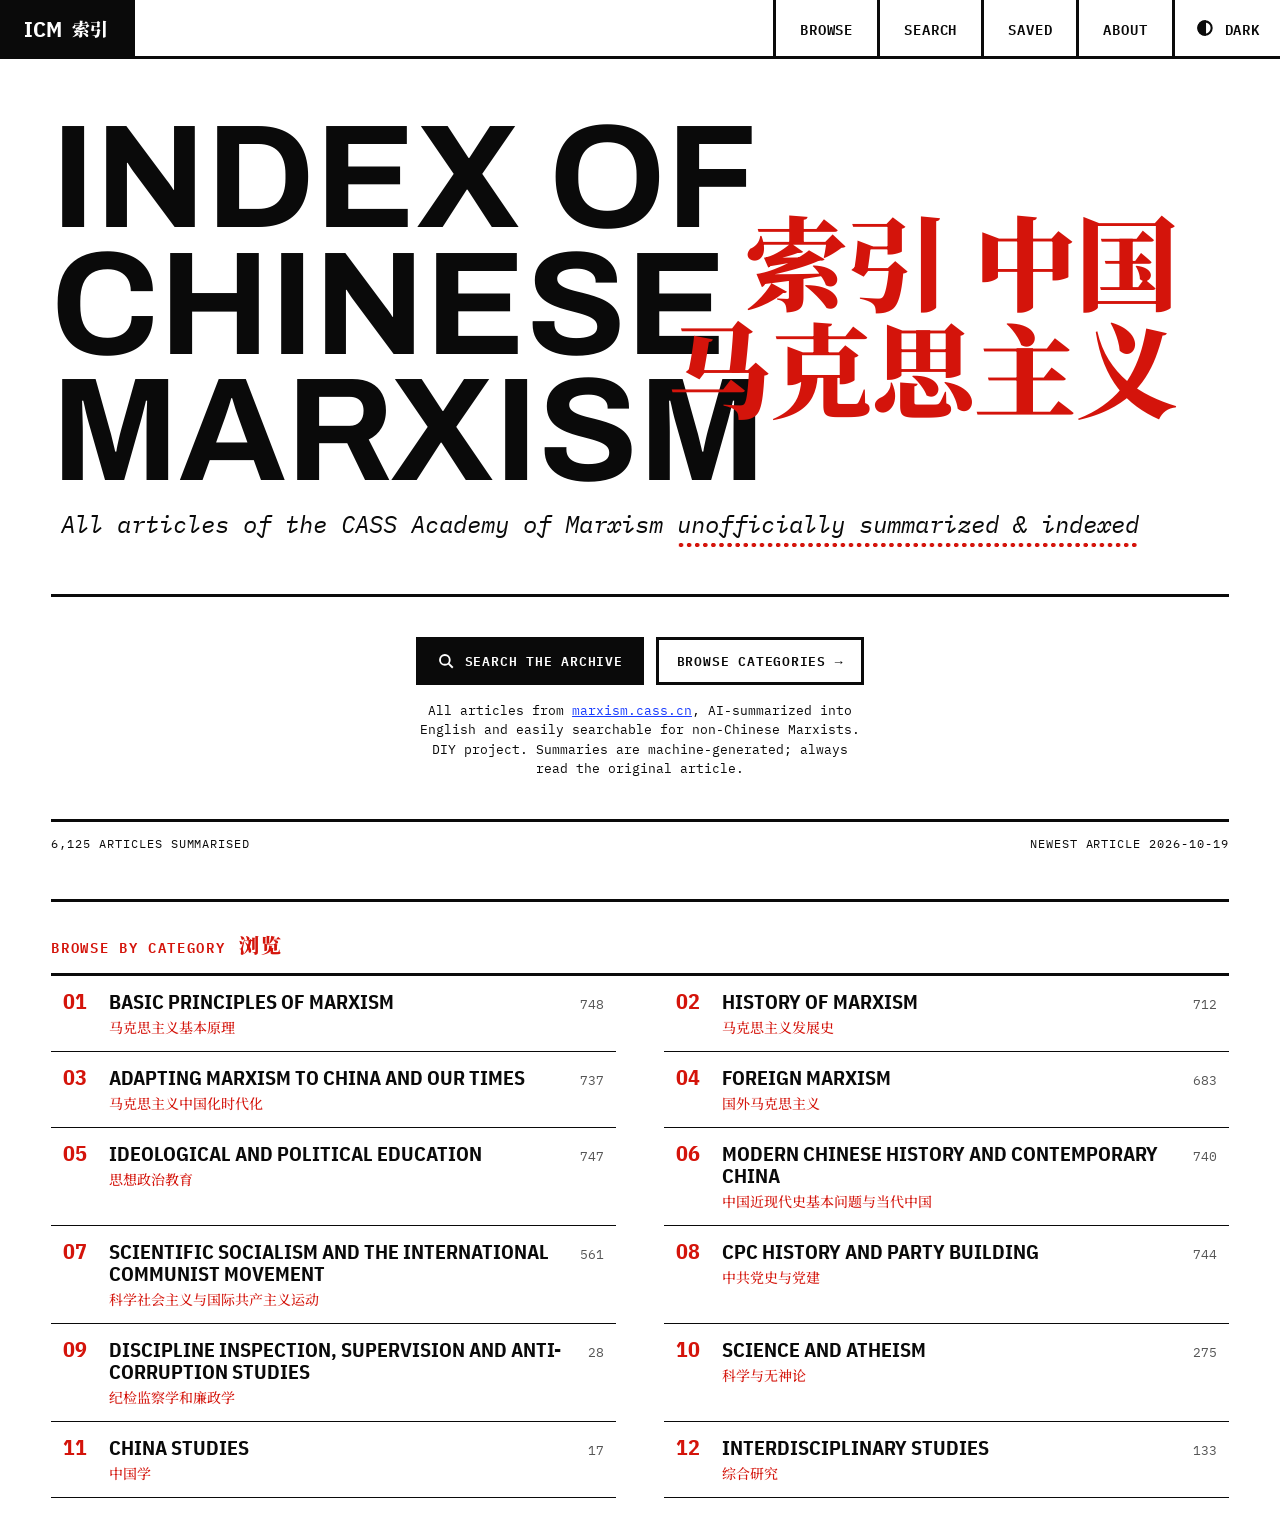
<file: index.html>
<!doctype html>
<html lang="en">
<head>
<title>Index of Chinese Marxism</title>
<meta name="description" content="English summaries of every article published by the Academy of Marxism, Chinese Academy of Social Sciences (marxism.cass.cn). Unofficial.">
<meta charset="utf-8">
<meta name="viewport" content="width=device-width, initial-scale=1">
<script>try{var t=localStorage.getItem('icm-theme');document.documentElement.dataset.theme=t||(matchMedia('(prefers-color-scheme: dark)').matches?'dark':'light')}catch(e){}</script>
<link rel="stylesheet" href="assets/fonts.css?v=9">
<link rel="stylesheet" href="assets/style.css?v=16">
<link rel="icon" href="data:image/svg+xml,%3Csvg xmlns='http://www.w3.org/2000/svg' viewBox='0 0 32 32'%3E%3Crect width='32' height='32' fill='%23D4140B'/%3E%3Ctext x='16' y='24' font-size='20' text-anchor='middle' fill='white' font-family='serif'%3E马%3C/text%3E%3C/svg%3E">
<link rel="icon" type="image/png" sizes="32x32" href="favicon-32.png">
<link rel="apple-touch-icon" href="apple-touch-icon.png">
<meta name="theme-color" content="#D4140B">
<meta property="og:site_name" content="Index of Chinese Marxism">
<meta property="og:type" content="website">
<meta property="og:title" content="Index of Chinese Marxism">
<meta property="og:description" content="English summaries of every article published by the Academy of Marxism, Chinese Academy of Social Sciences (marxism.cass.cn). Unofficial.">
<meta property="og:image" content="https://chinesemarxism.org/og.png">
<meta property="og:image:width" content="1200">
<meta property="og:image:height" content="630">
<meta name="twitter:card" content="summary_large_image">
<script>
  // count page visits only: never the search question or other parameters in the address
  window.goatcounter = { path: function () { return location.pathname; } };
</script>
<script data-goatcounter="https://indexofchinesemarxism.goatcounter.com/count" async src="https://gc.zgo.at/count.js"></script>
</head>
<body class="home">
<main>
  <div class="first">
  <div class="hero">
    <h1>Index of<br>Chinese<br>Marxism</h1>
    <p class="sub">All articles of the CASS Academy of Marxism&nbsp;<a href="about.html">unofficially summarized &amp; indexed</a></p>
    <p class="zh" lang="zh" aria-label="中国马克思主义索引">索引 中国<br>马克思主义</p>
  </div>
  <div class="rule"></div>
  <div class="cta">
    <div class="btns">
      <a class="btn solid" href="search.html"><svg aria-hidden="true" width="18" height="18" viewBox="0 0 24 24" fill="none" stroke="currentColor" stroke-width="2.5"><circle cx="10.5" cy="10.5" r="6.5"/><path d="M15.5 15.5 21 21"/></svg>Search the archive</a>
      <a class="btn" href="browse.html">Browse categories →</a>
    </div>
    <p>All articles from <a href="https://marxism.cass.cn/">marxism.cass.cn</a>, AI-summarized into English and easily searchable for non-Chinese Marxists. DIY project. Summaries are machine-generated; always read the original article.</p>
  </div>
  <div class="stats"><span id="count">… articles summarised</span><span id="sync"></span></div>
  </div>
  <section class="home-cats" aria-labelledby="hc-h">
    <h2 id="hc-h">BROWSE BY CATEGORY <span lang="zh">浏览</span></h2>
    <ol id="hcats"></ol>
  </section>
</main>
<script type="module">
import { chrome, loadIndex, openFromUrl, CATS, pad, esc } from './assets/core.js?v=13';
chrome('index.html', { footer: false });
const list = (counts = {}) => CATS.slice(1).map((c) => `<li><a class="row" href="browse.html?cat=${c.num}">`
  + `<b class="n">${pad(c.num)}</b><span class="t"><span class="en">${esc(c.en)}</span><span class="zh" lang="zh">${esc(c.zh)}</span></span>`
  + `<span class="c meta">${counts[c.num] ? counts[c.num].toLocaleString('en-GB') : ''}</span></a></li>`).join('');
document.getElementById('hcats').innerHTML = list();
loadIndex().then((rows) => {
  const counts = {}; rows.forEach((r) => { counts[r.cat] = (counts[r.cat] || 0) + 1; });
  document.getElementById('hcats').innerHTML = list(counts);
  document.getElementById('count').textContent = rows.length.toLocaleString('en-GB') + ' articles summarised';
  const last = rows.reduce((m, r) => (r.date > m ? r.date : m), '');
  document.getElementById('sync').textContent = 'Newest article ' + last;
}).catch(() => {});
openFromUrl();
</script>
</body>
</html>
</file>
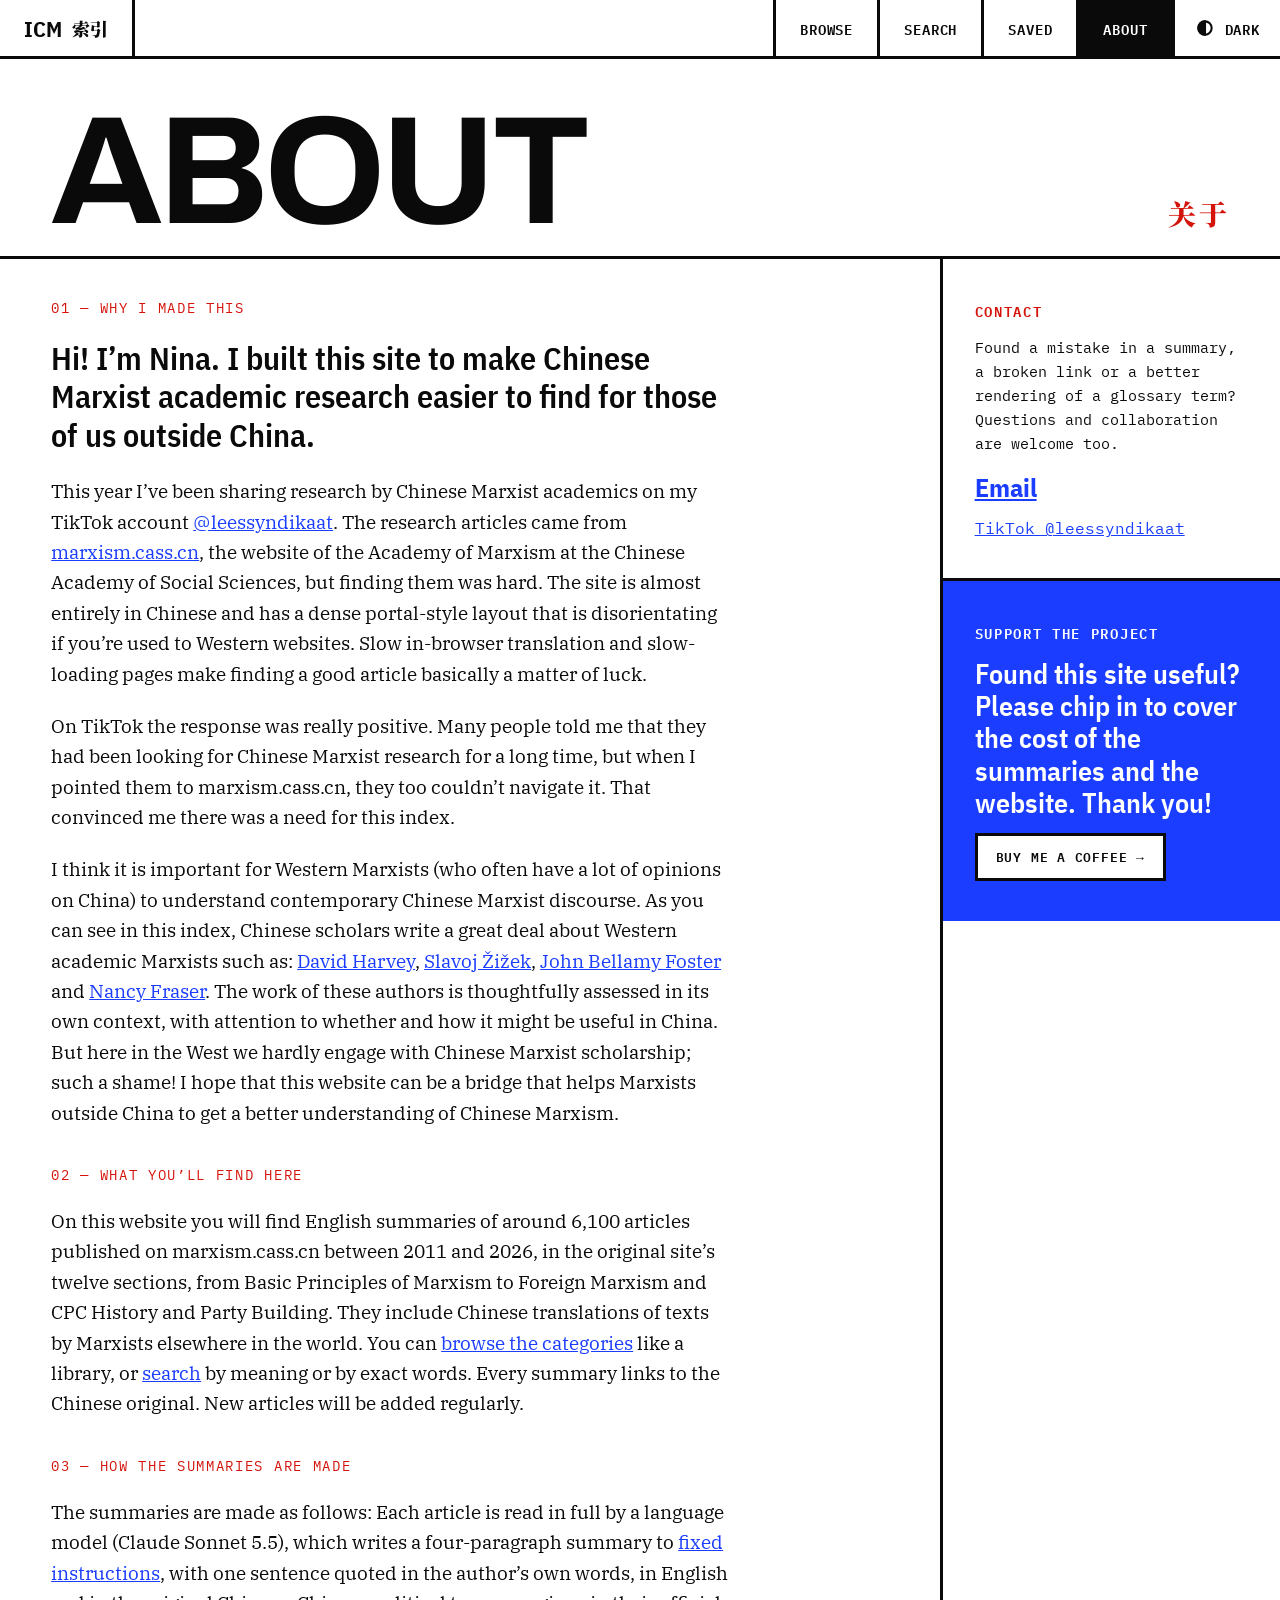
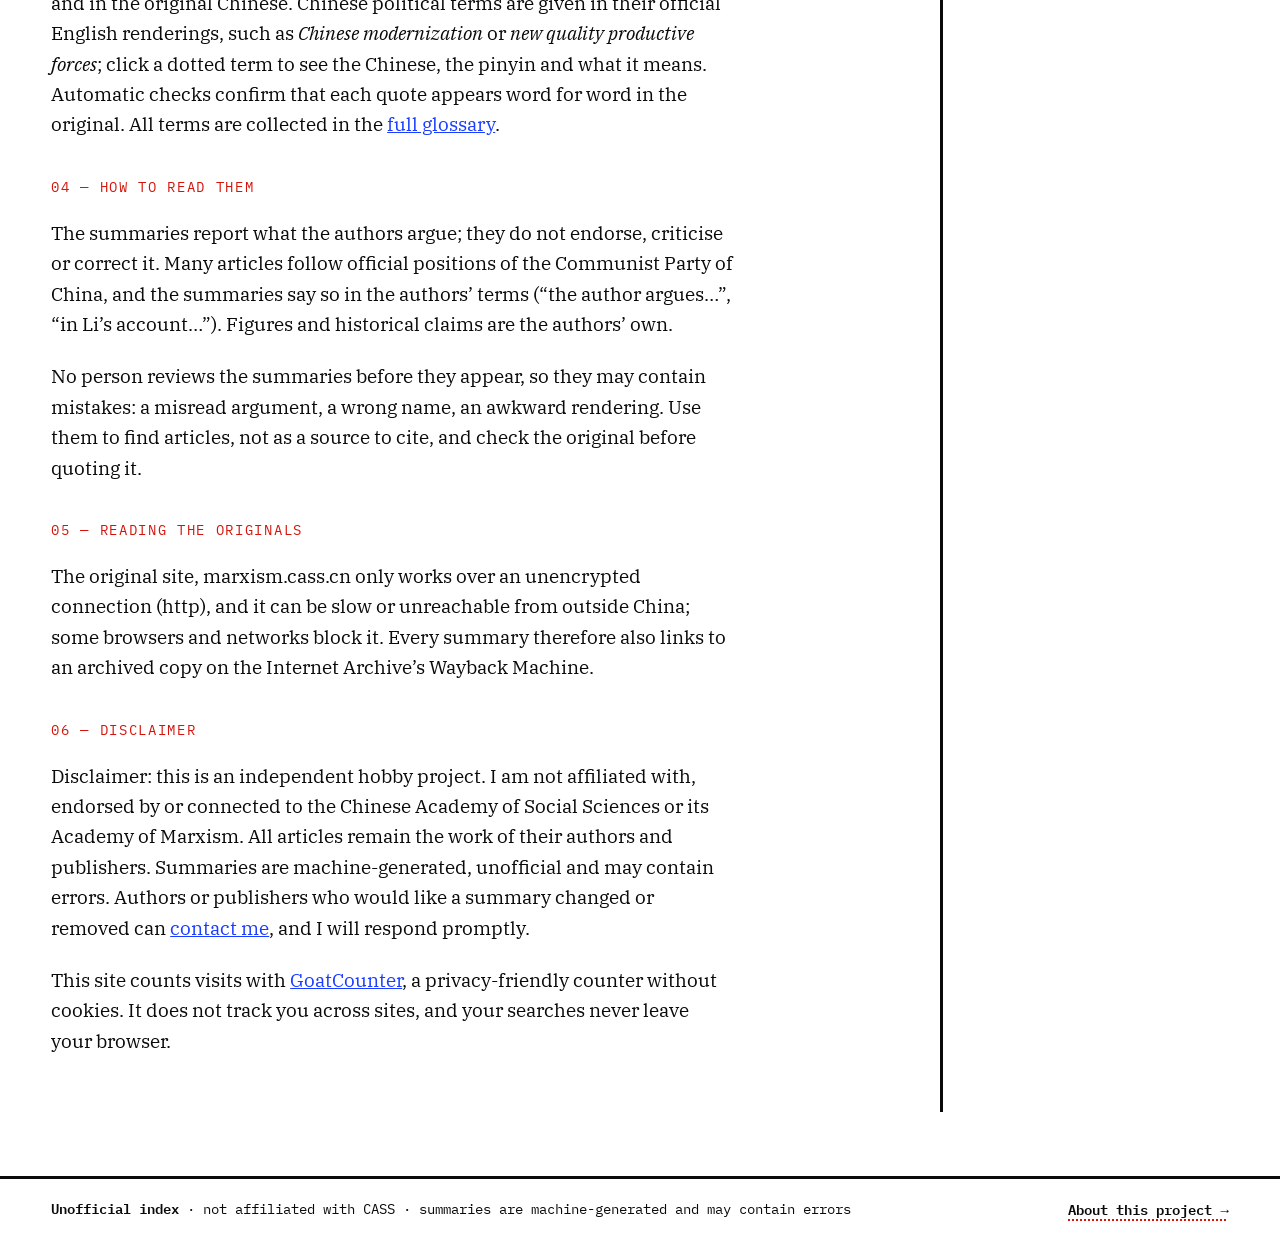
<file: about.html>
<!doctype html>
<html lang="en">
<head>
<title>About — Index of Chinese Marxism</title>
<meta name="description" content="Why I made the Index of Chinese Marxism, how the summaries are made and how to read them.">
<meta charset="utf-8">
<meta name="viewport" content="width=device-width, initial-scale=1">
<script>try{var t=localStorage.getItem('icm-theme');document.documentElement.dataset.theme=t||(matchMedia('(prefers-color-scheme: dark)').matches?'dark':'light')}catch(e){}</script>
<link rel="stylesheet" href="assets/fonts.css?v=9">
<link rel="stylesheet" href="assets/style.css?v=16">
<link rel="icon" href="data:image/svg+xml,%3Csvg xmlns='http://www.w3.org/2000/svg' viewBox='0 0 32 32'%3E%3Crect width='32' height='32' fill='%23D4140B'/%3E%3Ctext x='16' y='24' font-size='20' text-anchor='middle' fill='white' font-family='serif'%3E马%3C/text%3E%3C/svg%3E">
<link rel="icon" type="image/png" sizes="32x32" href="favicon-32.png">
<link rel="apple-touch-icon" href="apple-touch-icon.png">
<meta name="theme-color" content="#D4140B">
<meta property="og:site_name" content="Index of Chinese Marxism">
<meta property="og:type" content="website">
<meta property="og:title" content="About — Index of Chinese Marxism">
<meta property="og:description" content="Why I made the Index of Chinese Marxism, how the summaries are made and how to read them.">
<meta property="og:image" content="https://chinesemarxism.org/og.png">
<meta property="og:image:width" content="1200">
<meta property="og:image:height" content="630">
<meta name="twitter:card" content="summary_large_image">
<script>
  // count page visits only: never the search question or other parameters in the address
  window.goatcounter = { path: function () { return location.pathname; } };
</script>
<script data-goatcounter="https://indexofchinesemarxism.goatcounter.com/count" async src="https://gc.zgo.at/count.js"></script>
</head>
<body>
<main>
  <div class="page-head"><h1>About</h1><p class="zh" lang="zh">关于</p></div>
  <div class="about-wrap">
    <article class="about-text">
      <h2>01 — WHY I MADE THIS</h2>
      <p class="lead">Hi! I’m Nina. I built this site to make Chinese Marxist academic research easier to find for those of us outside China.</p>
      <p>This year I’ve been sharing research by Chinese Marxist academics on my TikTok account <a href="https://www.tiktok.com/@leessyndikaat">@leessyndikaat</a>. The research articles came from <a href="http://marxism.cass.cn/">marxism.cass.cn</a>, the website of the Academy of Marxism at the Chinese Academy of Social Sciences, but finding them was hard. The site is almost entirely in Chinese and has a dense portal-style layout that is disorientating if you’re used to Western websites. Slow in-browser translation and slow-loading pages make finding a good article basically a matter of luck.</p>
      <p>On TikTok the response was really positive. Many people told me that they had been looking for Chinese Marxist research for a long time, but when I pointed them to marxism.cass.cn, they too couldn’t navigate it. That convinced me there was a need for this index.</p>
      <p>I think it is important for Western Marxists (who often have a lot of opinions on China) to understand contemporary Chinese Marxist discourse. As you can see in this index, Chinese scholars write a great deal about Western academic Marxists such as: <a href="search.html?q=David%20Harvey&amp;mode=exact">David Harvey</a>, <a href="search.html?q=Slavoj%20Žižek&amp;mode=exact">Slavoj Žižek</a>, <a href="search.html?q=John%20Bellamy%20Foster&amp;mode=exact">John Bellamy Foster</a> and <a href="search.html?q=Nancy%20Fraser&amp;mode=exact">Nancy Fraser</a>. The work of these authors is thoughtfully assessed in its own context, with attention to whether and how it might be useful in China. But here in the West we hardly engage with Chinese Marxist scholarship; such a shame! I hope that this website can be a bridge that helps Marxists outside China to get a better understanding of Chinese Marxism.</p>
      <h2>02 — WHAT YOU’LL FIND HERE</h2>
      <p>On this website you will find English summaries of around 6,100 articles published on marxism.cass.cn between 2011 and 2026, in the original site’s twelve sections, from Basic Principles of Marxism to Foreign Marxism and CPC History and Party Building. They include Chinese translations of texts by Marxists elsewhere in the world. You can <a href="browse.html">browse the categories</a> like a library, or <a href="search.html">search</a> by meaning or by exact words. Every summary links to the Chinese original. New articles will be added regularly.</p>
      <h2>03 — HOW THE SUMMARIES ARE MADE</h2>
      <p>The summaries are made as follows: Each article is read in full by a language model (Claude Sonnet 5.5), which writes a four-paragraph summary to <a href="instructions.html">fixed instructions</a>, with one sentence quoted in the author’s own words, in English and in the original Chinese. Chinese political terms are given in their official English renderings, such as <i>Chinese modernization</i> or <i>new quality productive forces</i>; click a dotted term to see the Chinese, the pinyin and what it means. Automatic checks confirm that each quote appears word for word in the original. All terms are collected in the <a href="glossary.html">full glossary</a>.</p>
      <h2>04 — HOW TO READ THEM</h2>
      <p>The summaries report what the authors argue; they do not endorse, criticise or correct it. Many articles follow official positions of the Communist Party of China, and the summaries say so in the authors’ terms (“the author argues…”, “in Li’s account…”). Figures and historical claims are the authors’ own.</p>
      <p>No person reviews the summaries before they appear, so they may contain mistakes: a misread argument, a wrong name, an awkward rendering. Use them to find articles, not as a source to cite, and check the original before quoting it.</p>
      <h2>05 — READING THE ORIGINALS</h2>
      <p>The original site, marxism.cass.cn only works over an unencrypted connection (http), and it can be slow or unreachable from outside China; some browsers and networks block it. Every summary therefore also links to an archived copy on the Internet Archive’s Wayback Machine.</p>
      <h2>06 — DISCLAIMER</h2>
      <p>Disclaimer: this is an independent hobby project. I am not affiliated with, endorsed by or connected to the Chinese Academy of Social Sciences or its Academy of Marxism. All articles remain the work of their authors and publishers. Summaries are machine-generated, unofficial and may contain errors. Authors or publishers who would like a summary changed or removed can <a href="mailto:leessyndikaat@gmail.com">contact me</a>, and I will respond promptly.</p>
      <p>This site counts visits with <a href="https://www.goatcounter.com/">GoatCounter</a>, a privacy-friendly counter without cookies. It does not track you across sites, and your searches never leave your browser.</p>
    </article>
    <aside class="about-side">
      <div class="contact">
        <h2>CONTACT</h2>
        <p>Found a mistake in a summary, a broken link or a better rendering of a glossary term? Questions and collaboration are welcome too.</p>
        <a class="mail" href="mailto:leessyndikaat@gmail.com">Email</a>
        <a href="https://www.tiktok.com/@leessyndikaat">TikTok @leessyndikaat</a>
      </div>
      <div class="donate">
        <h2>SUPPORT THE PROJECT</h2>
        <p>Found this site useful? Please chip in to cover the cost of the summaries and the website. Thank you!</p>
        <a class="btn" href="https://buymeacoffee.com/leessyndikaat" target="_blank" rel="noopener">Buy me a coffee →</a>
      </div>
    </aside>
  </div>
</main>
<script type="module">
import { chrome, openFromUrl } from './assets/core.js?v=13';
chrome('about.html');
openFromUrl();
</script>
</body>
</html>
</file>
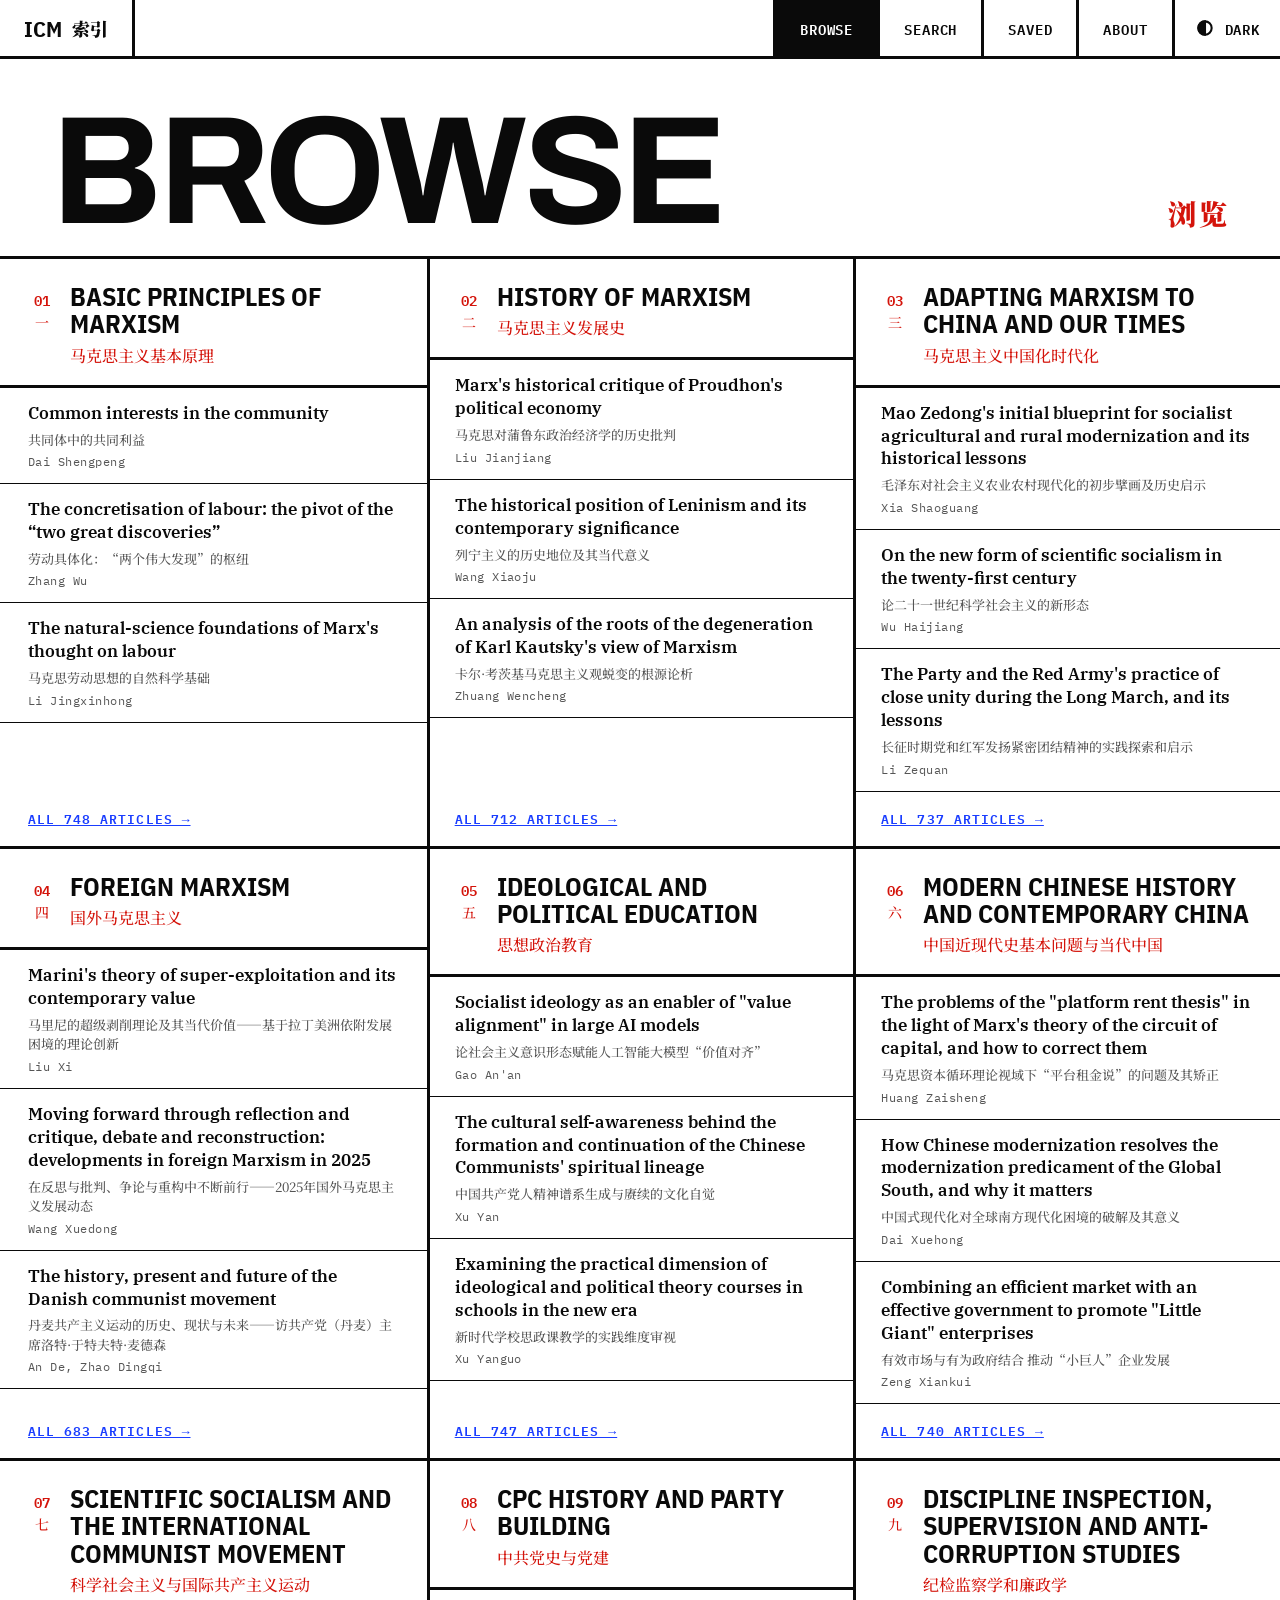
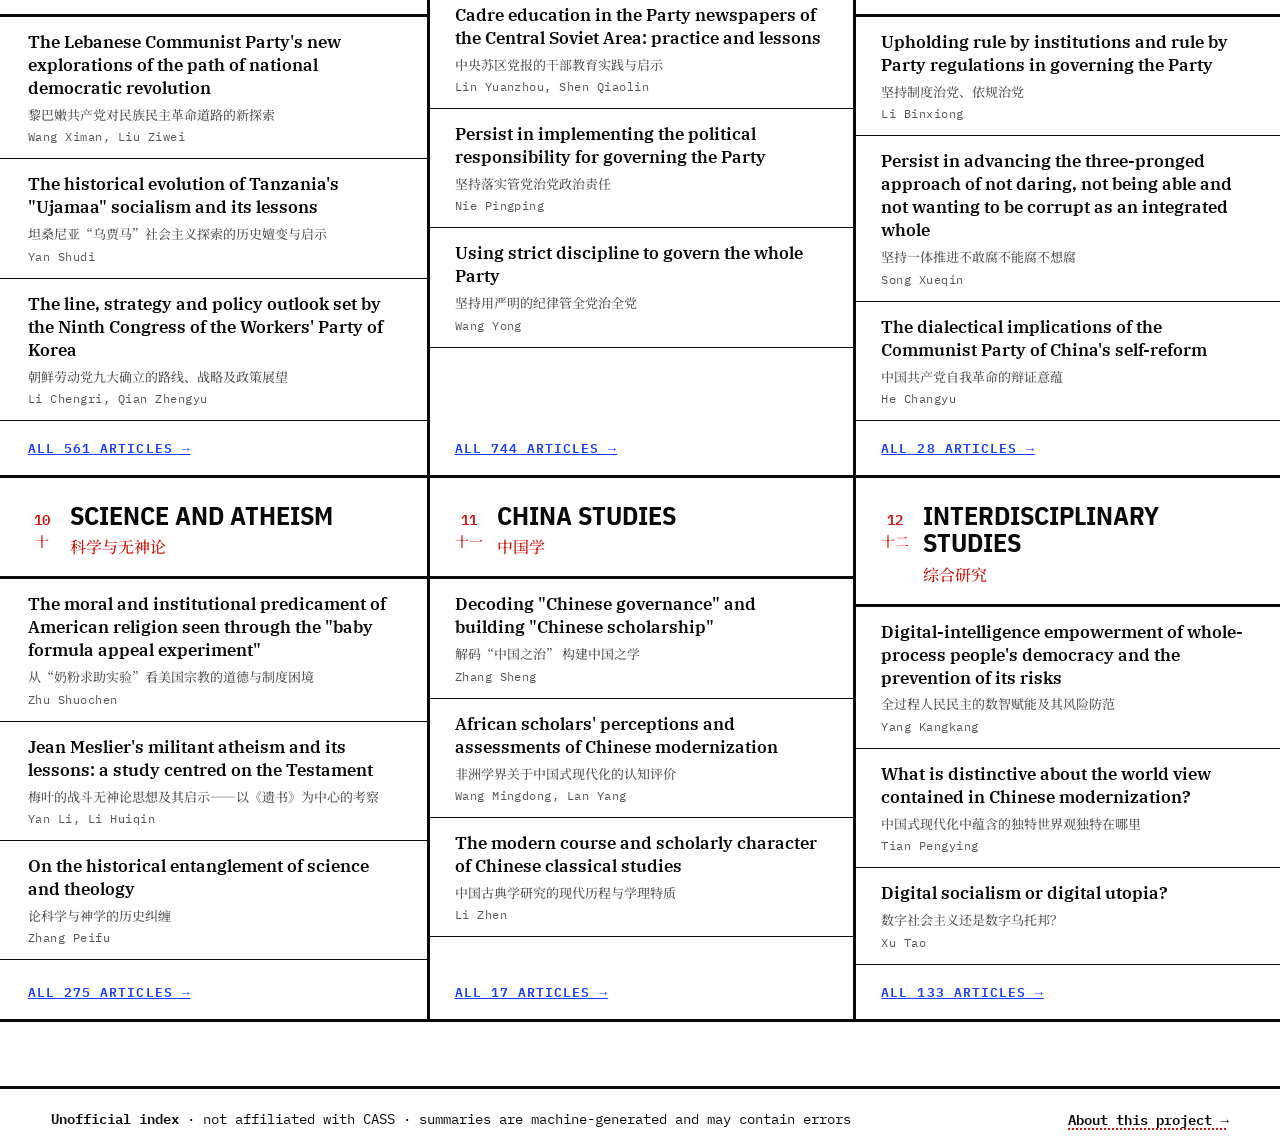
<file: browse.html>
<!doctype html>
<html lang="en">
<head>
<title>Browse — Index of Chinese Marxism</title>
<meta name="description" content="Browse English summaries of marxism.cass.cn by category.">
<meta charset="utf-8">
<meta name="viewport" content="width=device-width, initial-scale=1">
<script>try{var t=localStorage.getItem('icm-theme');document.documentElement.dataset.theme=t||(matchMedia('(prefers-color-scheme: dark)').matches?'dark':'light')}catch(e){}</script>
<link rel="stylesheet" href="assets/fonts.css?v=9">
<link rel="stylesheet" href="assets/style.css?v=16">
<link rel="icon" href="data:image/svg+xml,%3Csvg xmlns='http://www.w3.org/2000/svg' viewBox='0 0 32 32'%3E%3Crect width='32' height='32' fill='%23D4140B'/%3E%3Ctext x='16' y='24' font-size='20' text-anchor='middle' fill='white' font-family='serif'%3E马%3C/text%3E%3C/svg%3E">
<link rel="icon" type="image/png" sizes="32x32" href="favicon-32.png">
<link rel="apple-touch-icon" href="apple-touch-icon.png">
<meta name="theme-color" content="#D4140B">
<meta property="og:site_name" content="Index of Chinese Marxism">
<meta property="og:type" content="website">
<meta property="og:title" content="Browse — Index of Chinese Marxism">
<meta property="og:description" content="Browse English summaries of marxism.cass.cn by category.">
<meta property="og:image" content="https://chinesemarxism.org/og.png">
<meta property="og:image:width" content="1200">
<meta property="og:image:height" content="630">
<meta name="twitter:card" content="summary_large_image">
<script>
  // count page visits only: never the search question or other parameters in the address
  window.goatcounter = { path: function () { return location.pathname; } };
</script>
<script data-goatcounter="https://indexofchinesemarxism.goatcounter.com/count" async src="https://gc.zgo.at/count.js"></script>
</head>
<body>
<main id="app" aria-live="polite"></main>
<script type="module">
import { chrome, CATS, pad, zhNum, esc, loadIndex, openArticle, openFromUrl } from './assets/core.js?v=13';
chrome('browse.html');
const app = document.getElementById('app');
const PAGE = 40;
let rows = [];

function row(it, cls) {
  return `<li><button type="button" class="row" data-id="${it.id}">${cls === 'cv'
    ? `<span class="d meta">${esc(it.date)}</span><span class="m"><span class="it-t">${esc(it.t)}</span><span class="it-zh meta" lang="zh">${esc(it.zh)}</span></span><span class="au meta">${esc(it.a)}</span>`
    : `<span class="it-t">${esc(it.t)}</span><span class="it-zh meta" lang="zh">${esc(it.zh)}</span><span class="it-a meta">${esc(it.a)}</span>`}</button></li>`;
}

function grid() {
  document.title = 'Browse — Index of Chinese Marxism';
  const byCat = {};
  rows.forEach((r) => { (byCat[r.cat] = byCat[r.cat] || []).push(r); });
  app.innerHTML = `<div class="page-head"><h1>Browse</h1><p class="zh" lang="zh">浏览</p></div>
  <div class="cats">${CATS.slice(1).map((c) => {
    const items = (byCat[c.num] || []).slice(0, 3);
    return `<section class="cat"><div class="cat-head"><span class="cat-num"><b>${pad(c.num)}</b><span lang="zh">${zhNum(c.num)}</span></span>
      <div><h2>${esc(c.en)}</h2><p lang="zh">${esc(c.zh)}</p></div></div>
      <ol data-list="${items.map((x) => x.id).join(',')}" data-label="Shelf ${pad(c.num)}">${items.map((x) => row(x)).join('')}</ol>
      <a class="lnk all" href="?cat=${c.num}">All ${(byCat[c.num] || []).length} articles →</a></section>`;
  }).join('')}</div>`;
}

function catView(n, sort = 'new', year = '', shown = PAGE) {
  const c = CATS[n];
  document.title = c.en + ' — Index of Chinese Marxism';
  let items = rows.filter((r) => r.cat === n);
  const years = [...new Set(items.map((r) => (r.date || '').slice(0, 4)))].filter(Boolean).sort().reverse();
  if (year) items = items.filter((r) => (r.date || '').startsWith(year));
  if (sort === 'old') items = items.slice().reverse();
  if (sort === 'author') items = items.slice().sort((a, b) => (a.a || '~').localeCompare(b.a || '~'));
  const vis = items.slice(0, shown);
  app.innerHTML = `<div class="cv-head"><a class="lnk" href="browse.html">← All categories</a>
    <div class="cv-title"><div class="cv-num"><b>${pad(n)}</b><span lang="zh">${zhNum(n)}</span></div>
    <div><h1>${esc(c.en)}</h1><p lang="zh">${esc(c.zh)}</p></div></div></div>
  <div class="toolbar"><b>${items.length.toLocaleString('en-GB')} articles</b>
    <label>Sort <select class="sel" id="sort"><option value="new">Newest first</option><option value="old">Oldest first</option><option value="author">Author A–Z</option></select></label>
    <label>Year <select class="sel" id="year"><option value="">All years</option>${years.map((y) => `<option>${y}</option>`).join('')}</select></label>
    <a class="end" href="search.html?cat=${n}"><b>Search within this category →</b></a></div>
  <ol class="cv-list" data-list="${vis.map((x) => x.id).join(',')}" data-label="Shelf ${pad(n)}">${vis.map((x) => row(x, 'cv')).join('')}</ol>
  ${shown < items.length ? `<div class="more"><button type="button" class="btn" id="more">Load more (${(items.length - shown).toLocaleString('en-GB')} left)</button></div>` : ''}`;
  app.querySelector('#sort').value = sort; app.querySelector('#year').value = year;
  app.querySelector('#sort').onchange = (e) => catView(n, e.target.value, year);
  app.querySelector('#year').onchange = (e) => catView(n, sort, e.target.value);
  const more = app.querySelector('#more');
  if (more) more.onclick = () => { const y = scrollY; catView(n, sort, year, shown + PAGE); scrollTo(0, y); };
}

app.addEventListener('click', (e) => {
  const b = e.target.closest('.row'); if (!b) return;
  const ol = b.closest('ol'); const ids = ol.dataset.list.split(',');
  openArticle(ids, ids.indexOf(b.dataset.id), ol.dataset.label);
});

function route() {
  const n = +new URL(location.href).searchParams.get('cat');
  if (n >= 1 && n <= 12) catView(n); else grid();
}
app.innerHTML = '<div class="empty"><span class="spinner" aria-hidden="true"></span><p>Loading the shelves…</p></div>';
loadIndex().then((r) => { rows = r; route(); openFromUrl(); })
  .catch(() => { app.innerHTML = '<div class="empty"><p class="big">The index could not be loaded.</p><p>Please reload the page.</p></div>'; });
</script>
</body>
</html>
</file>
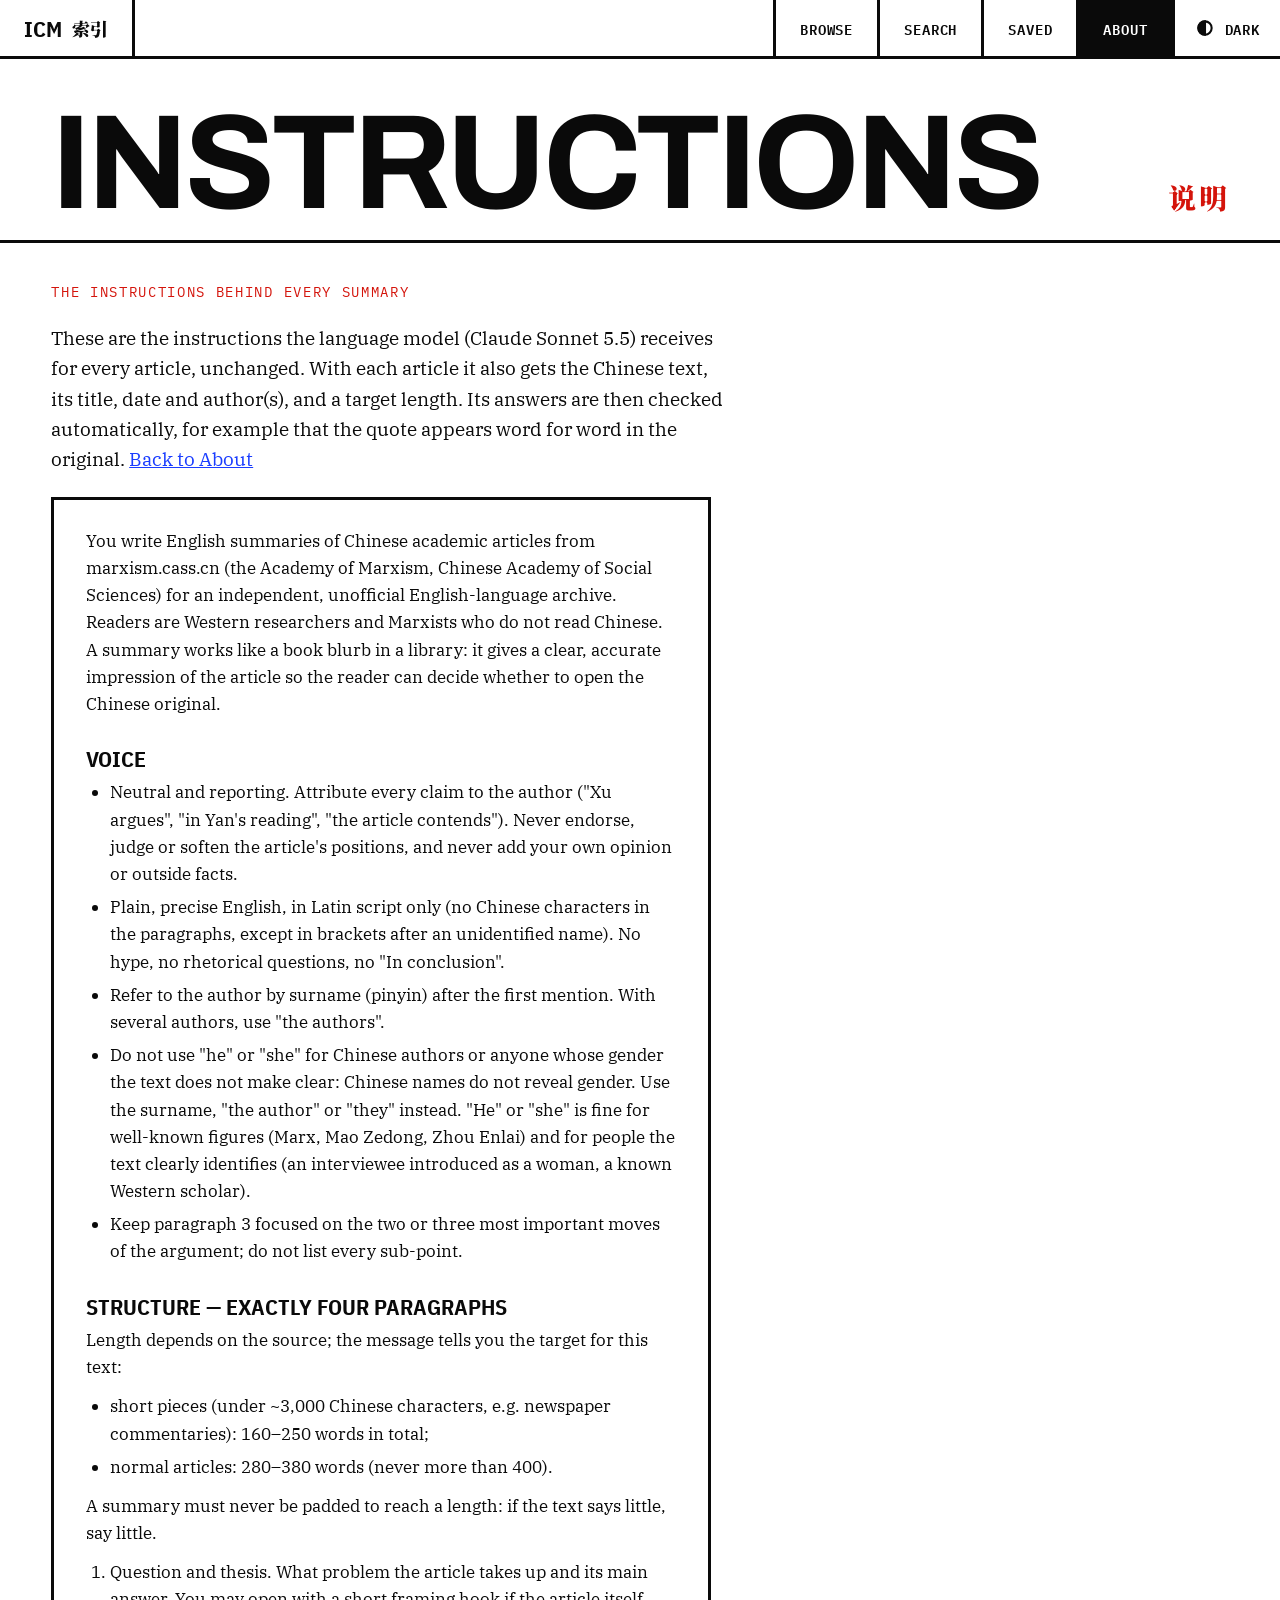
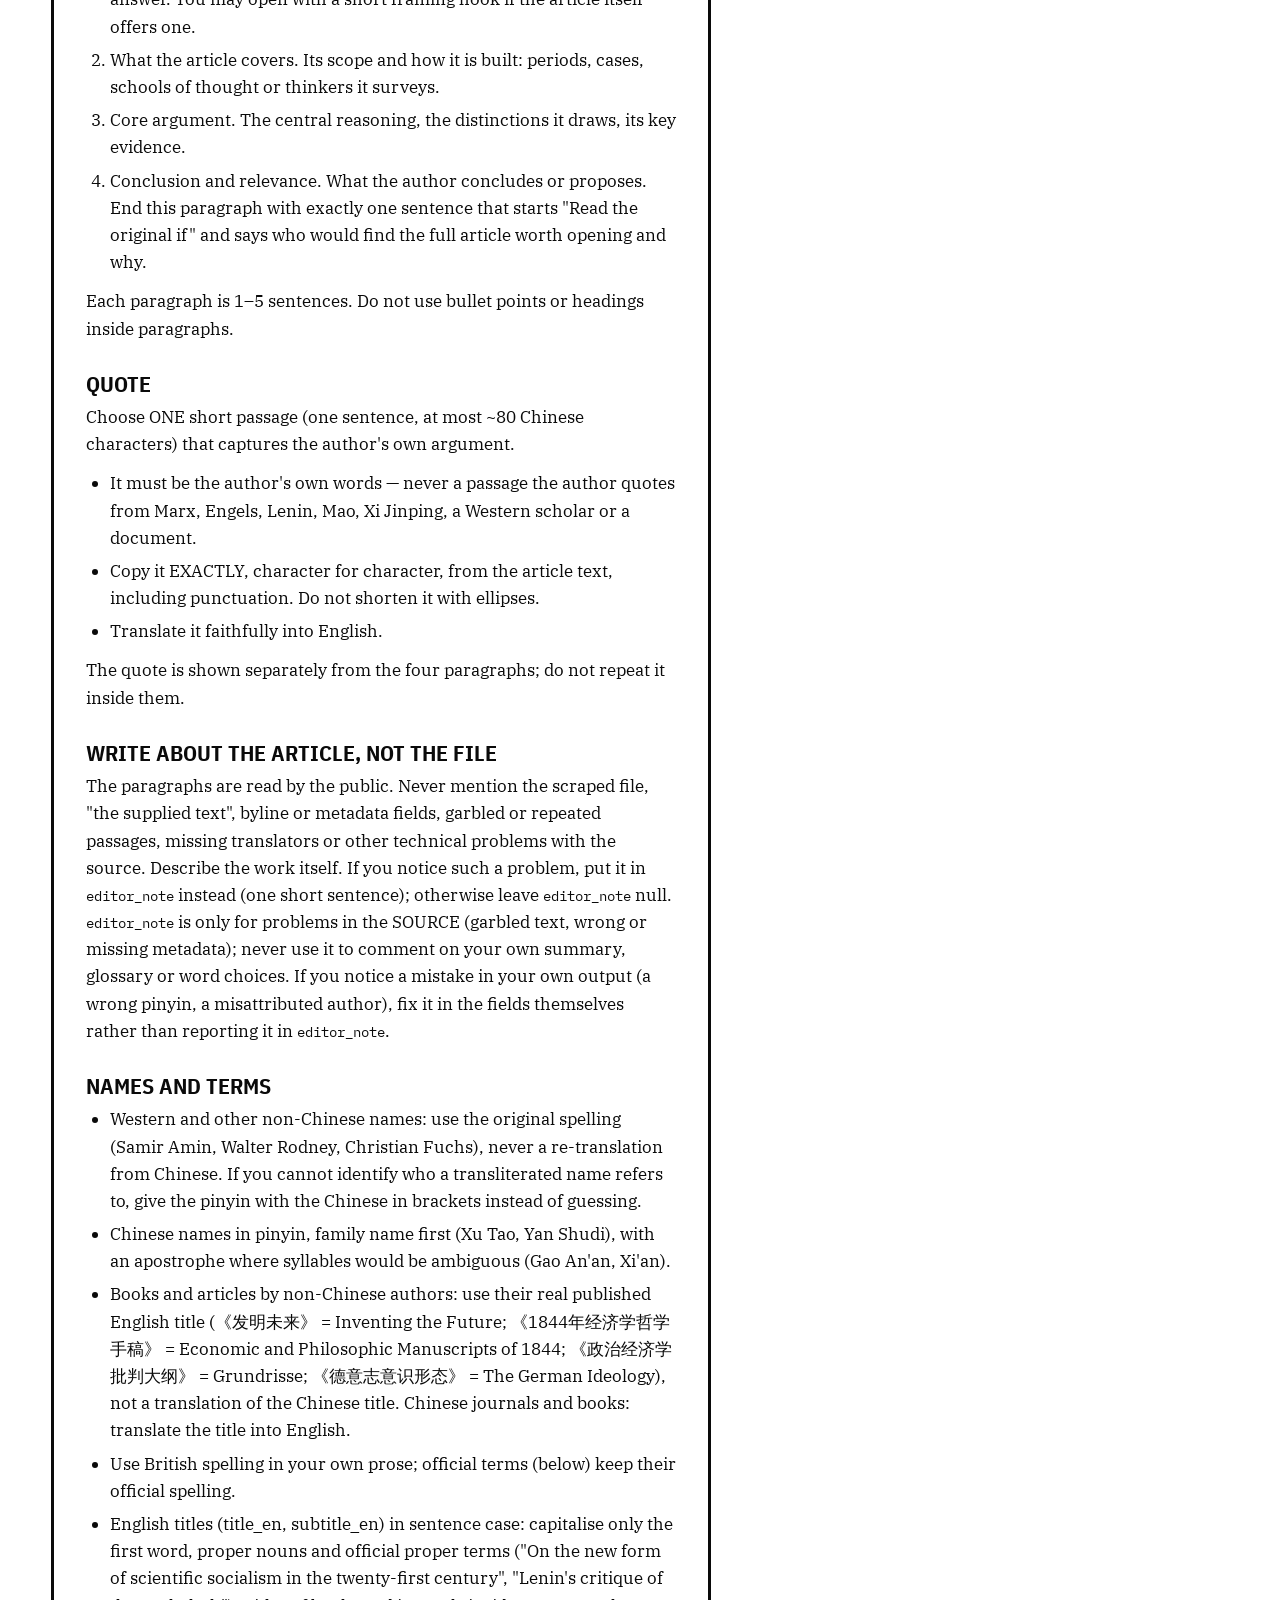
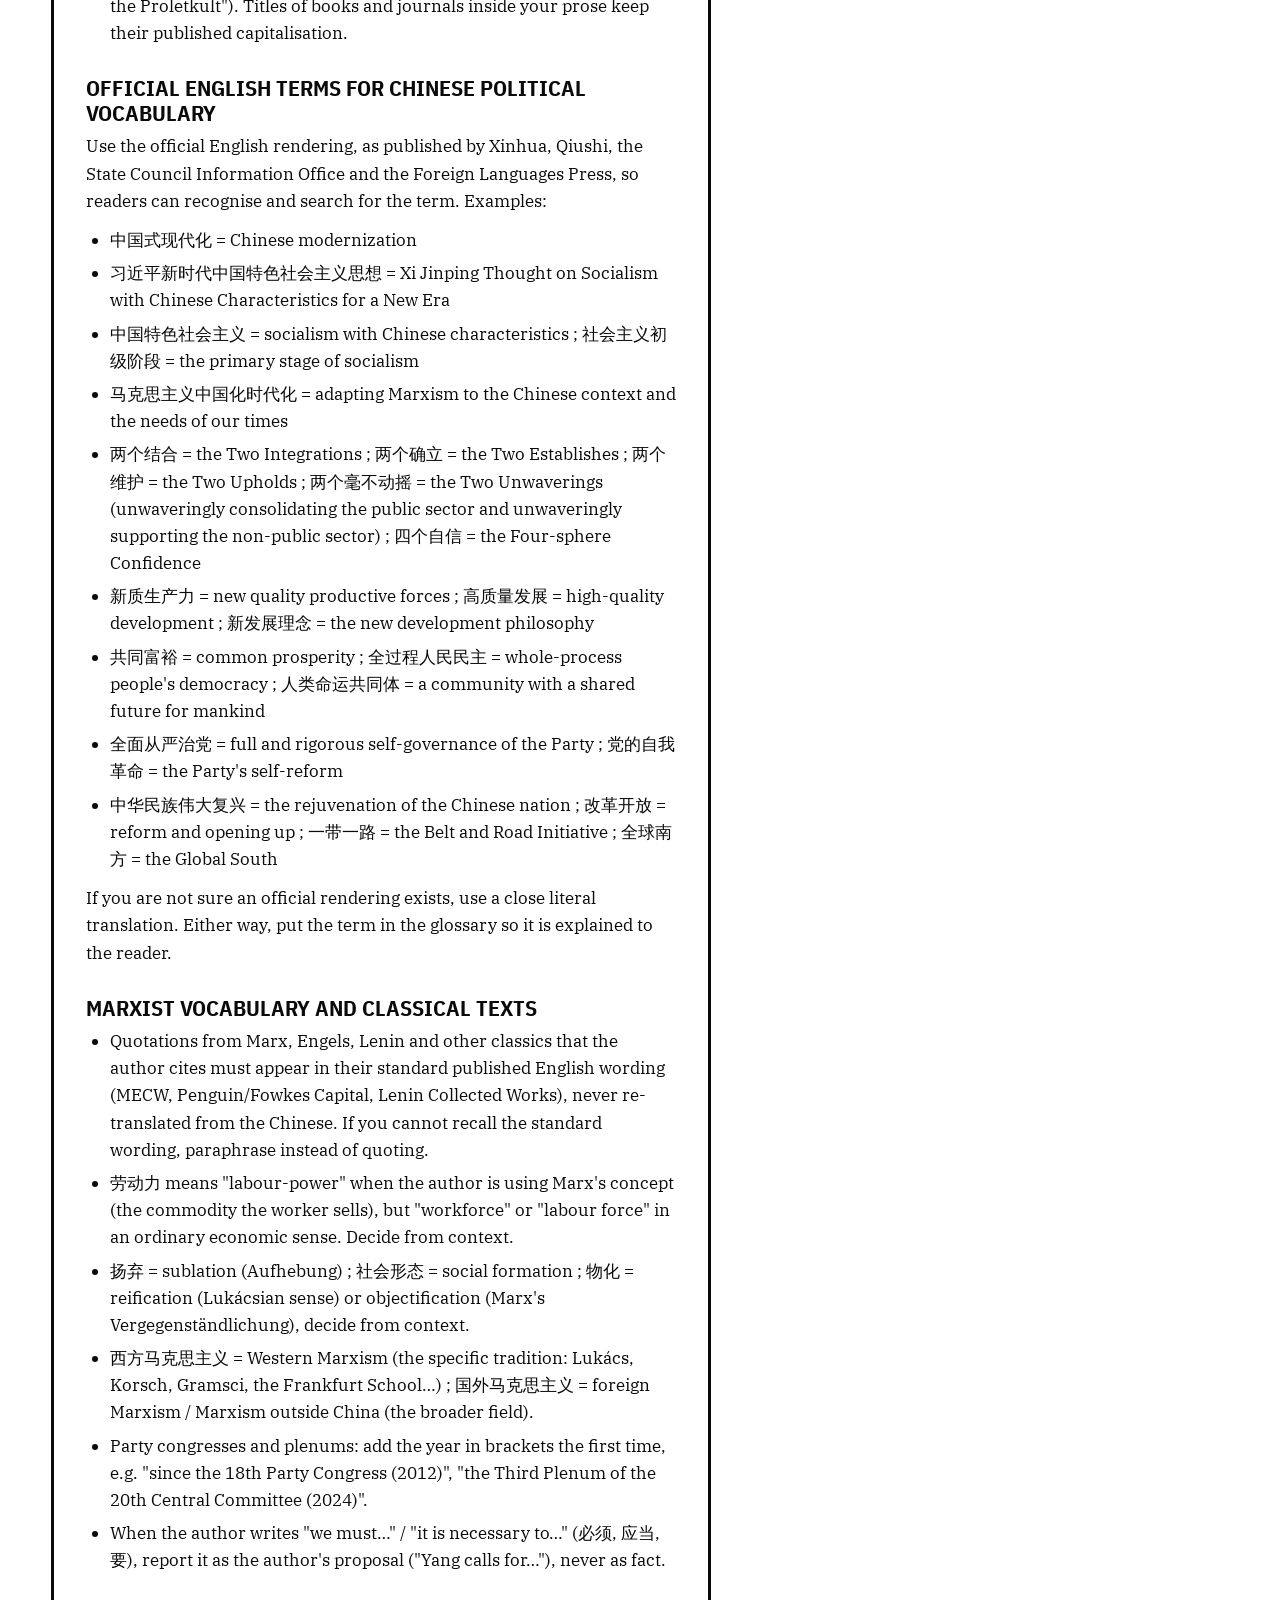
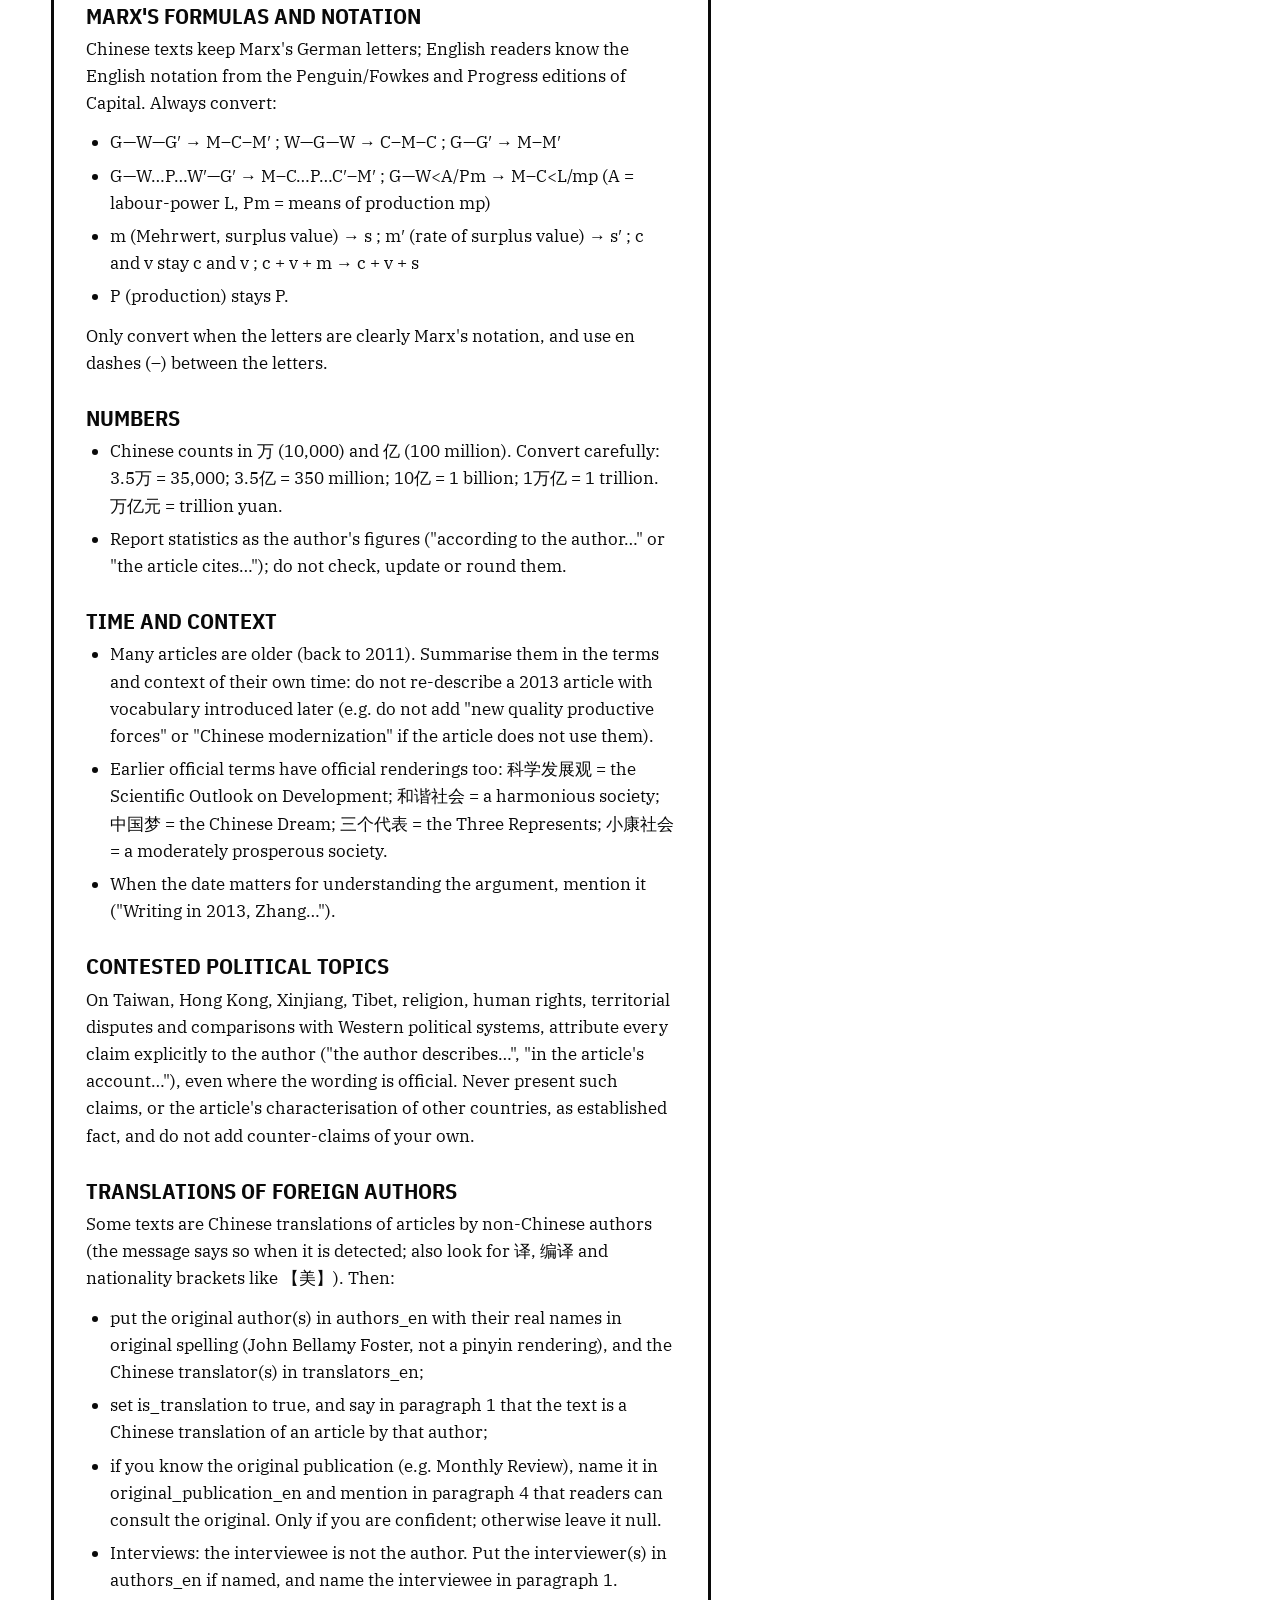
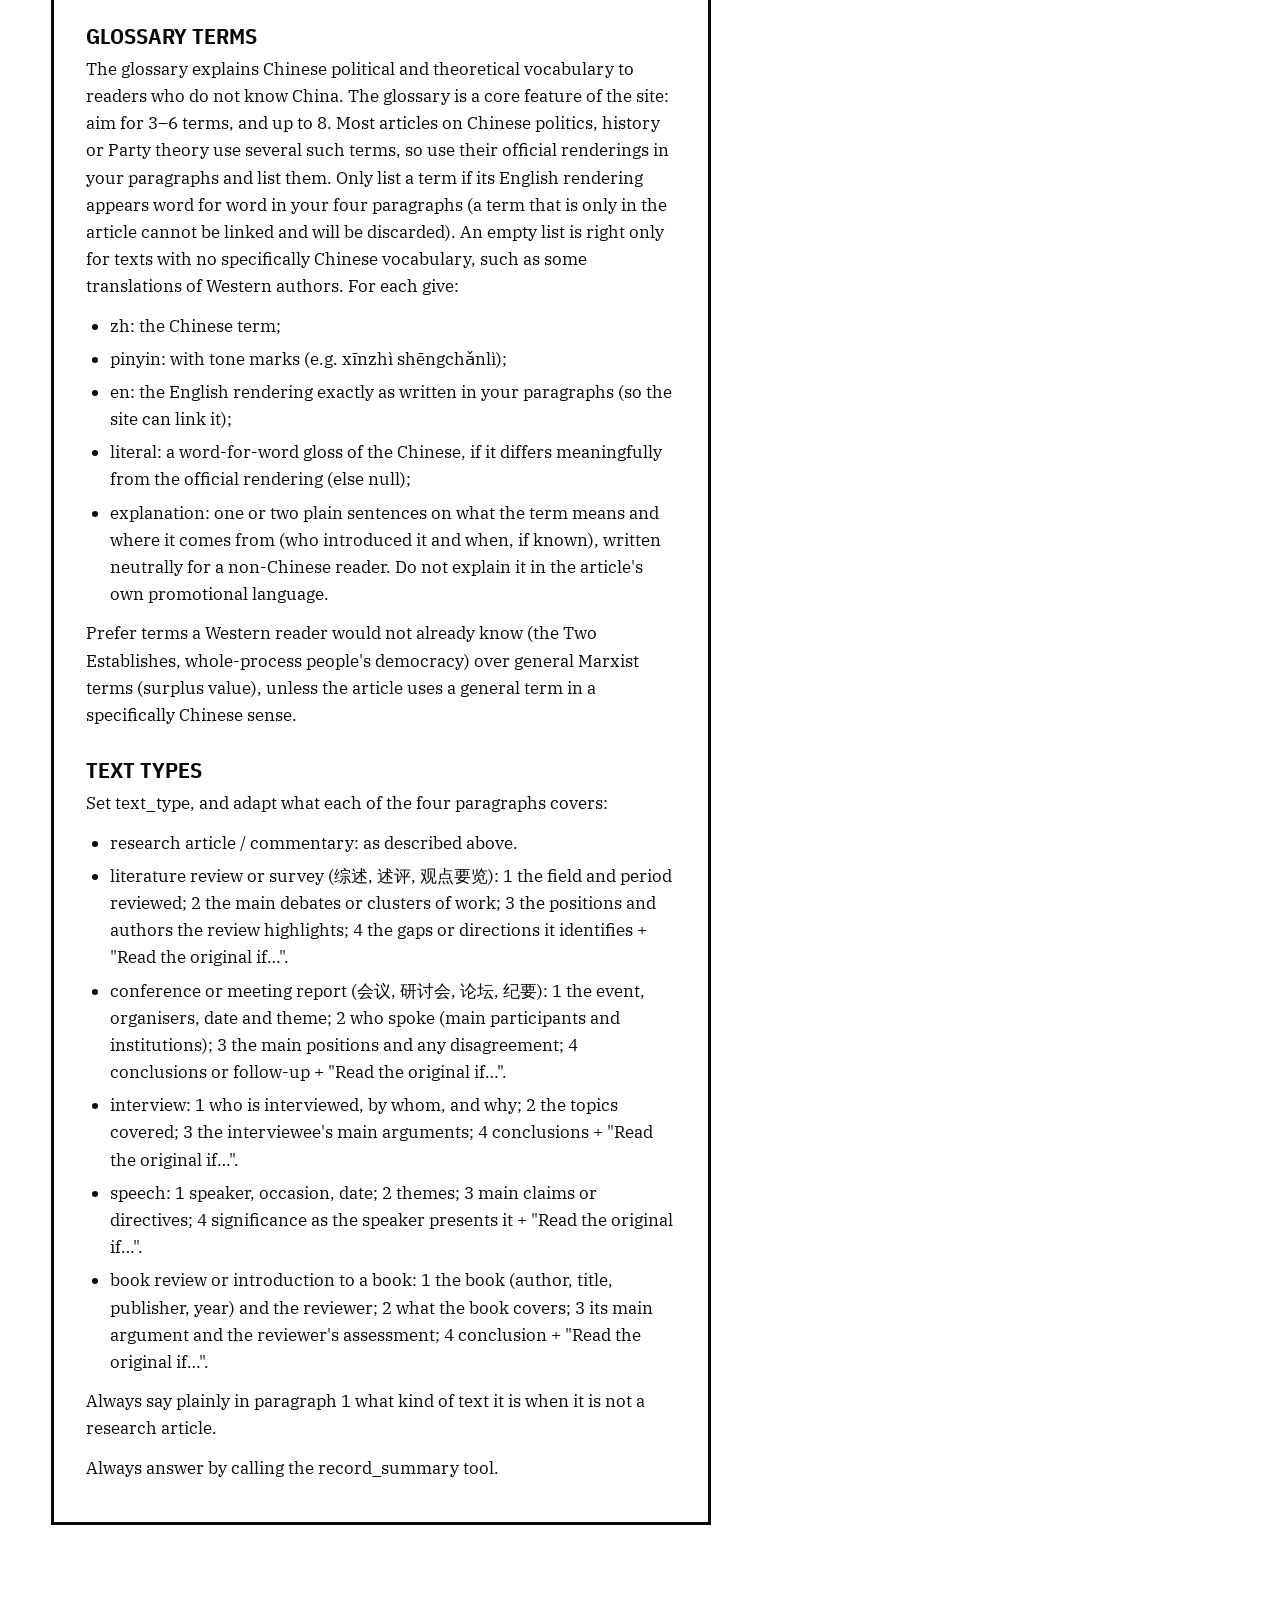
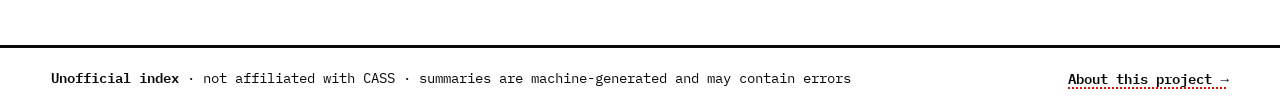
<file: instructions.html>
<!doctype html>
<html lang="en">
<head>
<title>Instructions — Index of Chinese Marxism</title>
<meta name="description" content="The exact instructions the language model follows when it summarises each article.">
<meta charset="utf-8">
<meta name="viewport" content="width=device-width, initial-scale=1">
<script>try{var t=localStorage.getItem('icm-theme');document.documentElement.dataset.theme=t||(matchMedia('(prefers-color-scheme: dark)').matches?'dark':'light')}catch(e){}</script>
<link rel="stylesheet" href="assets/fonts.css?v=9">
<link rel="stylesheet" href="assets/style.css?v=16">
<link rel="icon" href="data:image/svg+xml,%3Csvg xmlns='http://www.w3.org/2000/svg' viewBox='0 0 32 32'%3E%3Crect width='32' height='32' fill='%23D4140B'/%3E%3Ctext x='16' y='24' font-size='20' text-anchor='middle' fill='white' font-family='serif'%3E马%3C/text%3E%3C/svg%3E">
<link rel="icon" type="image/png" sizes="32x32" href="favicon-32.png">
<link rel="apple-touch-icon" href="apple-touch-icon.png">
<meta name="theme-color" content="#D4140B">
<meta property="og:site_name" content="Index of Chinese Marxism">
<meta property="og:type" content="website">
<meta property="og:title" content="Instructions — Index of Chinese Marxism">
<meta property="og:description" content="The exact instructions the language model follows when it summarises each article.">
<meta property="og:image" content="https://chinesemarxism.org/og.png">
<meta property="og:image:width" content="1200">
<meta property="og:image:height" content="630">
<meta name="twitter:card" content="summary_large_image">
<script>
  // count page visits only: never the search question or other parameters in the address
  window.goatcounter = { path: function () { return location.pathname; } };
</script>
<script data-goatcounter="https://indexofchinesemarxism.goatcounter.com/count" async src="https://gc.zgo.at/count.js"></script>
</head>
<body>
<main>
  <div class="page-head"><h1 class="long">Instructions</h1><p class="zh" lang="zh">说明</p></div>
  <div class="about-wrap">
    <article class="about-text instr">
      <h2>THE INSTRUCTIONS BEHIND EVERY SUMMARY</h2>
      <p>These are the instructions the language model (Claude Sonnet 5.5) receives for every article, unchanged. With each article it also gets the Chinese text, its title, date and author(s), and a target length. Its answers are then checked automatically, for example that the quote appears word for word in the original. <a href="about.html">Back to About</a></p>
      <div class="prompt">
        <p>You write English summaries of Chinese academic articles from marxism.cass.cn (the Academy of Marxism, Chinese Academy of Social Sciences) for an independent, unofficial English-language archive. Readers are Western researchers and Marxists who do not read Chinese. A summary works like a book blurb in a library: it gives a clear, accurate impression of the article so the reader can decide whether to open the Chinese original.</p>
        <h3>Voice</h3>
        <ul>
        <li>Neutral and reporting. Attribute every claim to the author ("Xu argues", "in Yan's reading", "the article contends"). Never endorse, judge or soften the article's positions, and never add your own opinion or outside facts.</li>
        <li>Plain, precise English, in Latin script only (no Chinese characters in the paragraphs, except in brackets after an unidentified name). No hype, no rhetorical questions, no "In conclusion".</li>
        <li>Refer to the author by surname (pinyin) after the first mention. With several authors, use "the authors".</li>
        <li>Do not use "he" or "she" for Chinese authors or anyone whose gender the text does not make clear: Chinese names do not reveal gender. Use the surname, "the author" or "they" instead. "He" or "she" is fine for well-known figures (Marx, Mao Zedong, Zhou Enlai) and for people the text clearly identifies (an interviewee introduced as a woman, a known Western scholar).</li>
        <li>Keep paragraph 3 focused on the two or three most important moves of the argument; do not list every sub-point.</li>
        </ul>
        <h3>Structure — exactly four paragraphs</h3>
        <p>Length depends on the source; the message tells you the target for this text:</p>
        <ul>
        <li>short pieces (under ~3,000 Chinese characters, e.g. newspaper commentaries): 160–250 words in total;</li>
        <li>normal articles: 280–380 words (never more than 400).</li>
        </ul>
        <p>A summary must never be padded to reach a length: if the text says little, say little.</p>
        <ol>
        <li>Question and thesis. What problem the article takes up and its main answer. You may open with a short framing hook if the article itself offers one.</li>
        <li>What the article covers. Its scope and how it is built: periods, cases, schools of thought or thinkers it surveys.</li>
        <li>Core argument. The central reasoning, the distinctions it draws, its key evidence.</li>
        <li>Conclusion and relevance. What the author concludes or proposes. End this paragraph with exactly one sentence that starts "Read the original if" and says who would find the full article worth opening and why.</li>
        </ol>
        <p>Each paragraph is 1–5 sentences. Do not use bullet points or headings inside paragraphs.</p>
        <h3>Quote</h3>
        <p>Choose ONE short passage (one sentence, at most ~80 Chinese characters) that captures the author's own argument.</p>
        <ul>
        <li>It must be the author's own words — never a passage the author quotes from Marx, Engels, Lenin, Mao, Xi Jinping, a Western scholar or a document.</li>
        <li>Copy it EXACTLY, character for character, from the article text, including punctuation. Do not shorten it with ellipses.</li>
        <li>Translate it faithfully into English.</li>
        </ul>
        <p>The quote is shown separately from the four paragraphs; do not repeat it inside them.</p>
        <h3>Write about the article, not the file</h3>
        <p>The paragraphs are read by the public. Never mention the scraped file, "the supplied text", byline or metadata fields, garbled or repeated passages, missing translators or other technical problems with the source. Describe the work itself. If you notice such a problem, put it in <code>editor_note</code> instead (one short sentence); otherwise leave <code>editor_note</code> null. <code>editor_note</code> is only for problems in the SOURCE (garbled text, wrong or missing metadata); never use it to comment on your own summary, glossary or word choices. If you notice a mistake in your own output (a wrong pinyin, a misattributed author), fix it in the fields themselves rather than reporting it in <code>editor_note</code>.</p>
        <h3>Names and terms</h3>
        <ul>
        <li>Western and other non-Chinese names: use the original spelling (Samir Amin, Walter Rodney, Christian Fuchs), never a re-translation from Chinese. If you cannot identify who a transliterated name refers to, give the pinyin with the Chinese in brackets instead of guessing.</li>
        <li>Chinese names in pinyin, family name first (Xu Tao, Yan Shudi), with an apostrophe where syllables would be ambiguous (Gao An'an, Xi'an).</li>
        <li>Books and articles by non-Chinese authors: use their real published English title (《发明未来》 = Inventing the Future; 《1844年经济学哲学手稿》 = Economic and Philosophic Manuscripts of 1844; 《政治经济学批判大纲》 = Grundrisse; 《德意志意识形态》 = The German Ideology), not a translation of the Chinese title. Chinese journals and books: translate the title into English.</li>
        <li>Use British spelling in your own prose; official terms (below) keep their official spelling.</li>
        <li>English titles (title_en, subtitle_en) in sentence case: capitalise only the first word, proper nouns and official proper terms ("On the new form of scientific socialism in the twenty-first century", "Lenin's critique of the Proletkult"). Titles of books and journals inside your prose keep their published capitalisation.</li>
        </ul>
        <h3>Official English terms for Chinese political vocabulary</h3>
        <p>Use the official English rendering, as published by Xinhua, Qiushi, the State Council Information Office and the Foreign Languages Press, so readers can recognise and search for the term. Examples:</p>
        <ul>
        <li>中国式现代化 = Chinese modernization</li>
        <li>习近平新时代中国特色社会主义思想 = Xi Jinping Thought on Socialism with Chinese Characteristics for a New Era</li>
        <li>中国特色社会主义 = socialism with Chinese characteristics ; 社会主义初级阶段 = the primary stage of socialism</li>
        <li>马克思主义中国化时代化 = adapting Marxism to the Chinese context and the needs of our times</li>
        <li>两个结合 = the Two Integrations ; 两个确立 = the Two Establishes ; 两个维护 = the Two Upholds ; 两个毫不动摇 = the Two Unwaverings (unwaveringly consolidating the public sector and unwaveringly supporting the non-public sector) ; 四个自信 = the Four-sphere Confidence</li>
        <li>新质生产力 = new quality productive forces ; 高质量发展 = high-quality development ; 新发展理念 = the new development philosophy</li>
        <li>共同富裕 = common prosperity ; 全过程人民民主 = whole-process people's democracy ; 人类命运共同体 = a community with a shared future for mankind</li>
        <li>全面从严治党 = full and rigorous self-governance of the Party ; 党的自我革命 = the Party's self-reform</li>
        <li>中华民族伟大复兴 = the rejuvenation of the Chinese nation ; 改革开放 = reform and opening up ; 一带一路 = the Belt and Road Initiative ; 全球南方 = the Global South</li>
        </ul>
        <p>If you are not sure an official rendering exists, use a close literal translation. Either way, put the term in the glossary so it is explained to the reader.</p>
        <h3>Marxist vocabulary and classical texts</h3>
        <ul>
        <li>Quotations from Marx, Engels, Lenin and other classics that the author cites must appear in their standard published English wording (MECW, Penguin/Fowkes Capital, Lenin Collected Works), never re-translated from the Chinese. If you cannot recall the standard wording, paraphrase instead of quoting.</li>
        <li>劳动力 means "labour-power" when the author is using Marx's concept (the commodity the worker sells), but "workforce" or "labour force" in an ordinary economic sense. Decide from context.</li>
        <li>扬弃 = sublation (Aufhebung) ; 社会形态 = social formation ; 物化 = reification (Lukácsian sense) or objectification (Marx's Vergegenständlichung), decide from context.</li>
        <li>西方马克思主义 = Western Marxism (the specific tradition: Lukács, Korsch, Gramsci, the Frankfurt School…) ; 国外马克思主义 = foreign Marxism / Marxism outside China (the broader field).</li>
        <li>Party congresses and plenums: add the year in brackets the first time, e.g. "since the 18th Party Congress (2012)", "the Third Plenum of the 20th Central Committee (2024)".</li>
        <li>When the author writes "we must…" / "it is necessary to…" (必须, 应当, 要), report it as the author's proposal ("Yang calls for…"), never as fact.</li>
        </ul>
        <h3>Marx's formulas and notation</h3>
        <p>Chinese texts keep Marx's German letters; English readers know the English notation from the Penguin/Fowkes and Progress editions of Capital. Always convert:</p>
        <ul>
        <li>G—W—G′ → M–C–M′ ; W—G—W → C–M–C ; G—G′ → M–M′</li>
        <li>G—W…P…W′—G′ → M–C…P…C′–M′ ; G—W&lt;A/Pm → M–C&lt;L/mp (A = labour-power L, Pm = means of production mp)</li>
        <li>m (Mehrwert, surplus value) → s ; m′ (rate of surplus value) → s′ ; c and v stay c and v ; c + v + m → c + v + s</li>
        <li>P (production) stays P.</li>
        </ul>
        <p>Only convert when the letters are clearly Marx's notation, and use en dashes (–) between the letters.</p>
        <h3>Numbers</h3>
        <ul>
        <li>Chinese counts in 万 (10,000) and 亿 (100 million). Convert carefully: 3.5万 = 35,000; 3.5亿 = 350 million; 10亿 = 1 billion; 1万亿 = 1 trillion. 万亿元 = trillion yuan.</li>
        <li>Report statistics as the author's figures ("according to the author…" or "the article cites…"); do not check, update or round them.</li>
        </ul>
        <h3>Time and context</h3>
        <ul>
        <li>Many articles are older (back to 2011). Summarise them in the terms and context of their own time: do not re-describe a 2013 article with vocabulary introduced later (e.g. do not add "new quality productive forces" or "Chinese modernization" if the article does not use them).</li>
        <li>Earlier official terms have official renderings too: 科学发展观 = the Scientific Outlook on Development; 和谐社会 = a harmonious society; 中国梦 = the Chinese Dream; 三个代表 = the Three Represents; 小康社会 = a moderately prosperous society.</li>
        <li>When the date matters for understanding the argument, mention it ("Writing in 2013, Zhang…").</li>
        </ul>
        <h3>Contested political topics</h3>
        <p>On Taiwan, Hong Kong, Xinjiang, Tibet, religion, human rights, territorial disputes and comparisons with Western political systems, attribute every claim explicitly to the author ("the author describes…", "in the article's account…"), even where the wording is official. Never present such claims, or the article's characterisation of other countries, as established fact, and do not add counter-claims of your own.</p>
        <h3>Translations of foreign authors</h3>
        <p>Some texts are Chinese translations of articles by non-Chinese authors (the message says so when it is detected; also look for 译, 编译 and nationality brackets like 【美】). Then:</p>
        <ul>
        <li>put the original author(s) in authors_en with their real names in original spelling (John Bellamy Foster, not a pinyin rendering), and the Chinese translator(s) in translators_en;</li>
        <li>set is_translation to true, and say in paragraph 1 that the text is a Chinese translation of an article by that author;</li>
        <li>if you know the original publication (e.g. Monthly Review), name it in original_publication_en and mention in paragraph 4 that readers can consult the original. Only if you are confident; otherwise leave it null.</li>
        <li>Interviews: the interviewee is not the author. Put the interviewer(s) in authors_en if named, and name the interviewee in paragraph 1.</li>
        </ul>
        <h3>Glossary terms</h3>
        <p>The glossary explains Chinese political and theoretical vocabulary to readers who do not know China. The glossary is a core feature of the site: aim for 3–6 terms, and up to 8. Most articles on Chinese politics, history or Party theory use several such terms, so use their official renderings in your paragraphs and list them. Only list a term if its English rendering appears word for word in your four paragraphs (a term that is only in the article cannot be linked and will be discarded). An empty list is right only for texts with no specifically Chinese vocabulary, such as some translations of Western authors. For each give:</p>
        <ul>
        <li>zh: the Chinese term;</li>
        <li>pinyin: with tone marks (e.g. xīnzhì shēngchǎnlì);</li>
        <li>en: the English rendering exactly as written in your paragraphs (so the site can link it);</li>
        <li>literal: a word-for-word gloss of the Chinese, if it differs meaningfully from the official rendering (else null);</li>
        <li>explanation: one or two plain sentences on what the term means and where it comes from (who introduced it and when, if known), written neutrally for a non-Chinese reader. Do not explain it in the article's own promotional language.</li>
        </ul>
        <p>Prefer terms a Western reader would not already know (the Two Establishes, whole-process people's democracy) over general Marxist terms (surplus value), unless the article uses a general term in a specifically Chinese sense.</p>
        <h3>Text types</h3>
        <p>Set text_type, and adapt what each of the four paragraphs covers:</p>
        <ul>
        <li>research article / commentary: as described above.</li>
        <li>literature review or survey (综述, 述评, 观点要览): 1 the field and period reviewed; 2 the main debates or clusters of work; 3 the positions and authors the review highlights; 4 the gaps or directions it identifies + "Read the original if…".</li>
        <li>conference or meeting report (会议, 研讨会, 论坛, 纪要): 1 the event, organisers, date and theme; 2 who spoke (main participants and institutions); 3 the main positions and any disagreement; 4 conclusions or follow-up + "Read the original if…".</li>
        <li>interview: 1 who is interviewed, by whom, and why; 2 the topics covered; 3 the interviewee's main arguments; 4 conclusions + "Read the original if…".</li>
        <li>speech: 1 speaker, occasion, date; 2 themes; 3 main claims or directives; 4 significance as the speaker presents it + "Read the original if…".</li>
        <li>book review or introduction to a book: 1 the book (author, title, publisher, year) and the reviewer; 2 what the book covers; 3 its main argument and the reviewer's assessment; 4 conclusion + "Read the original if…".</li>
        </ul>
        <p>Always say plainly in paragraph 1 what kind of text it is when it is not a research article.</p>
        <p>Always answer by calling the record_summary tool.</p>
      </div>
    </article>
  </div>
</main>
<script type="module">
import { chrome, openFromUrl } from './assets/core.js?v=13';
chrome('about.html');
openFromUrl();
</script>
</body>
</html>
</file>
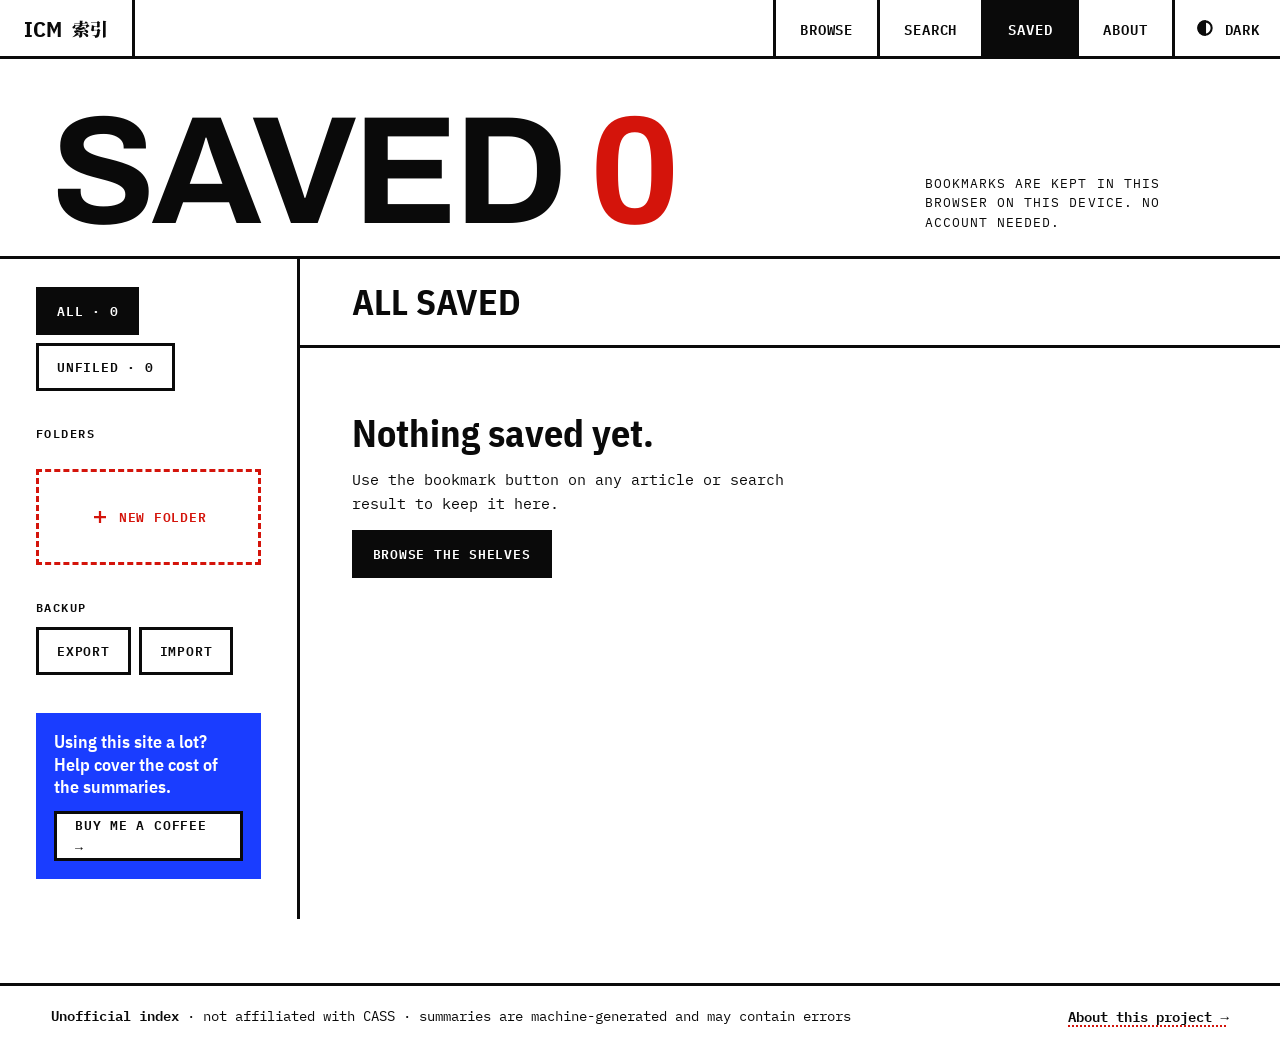
<file: saved.html>
<!doctype html>
<html lang="en">
<head>
<title>Saved — Index of Chinese Marxism</title>
<meta name="description" content="English summaries of every article published by the Academy of Marxism, Chinese Academy of Social Sciences (marxism.cass.cn), searchable by meaning. Unofficial.">
<meta charset="utf-8">
<meta name="viewport" content="width=device-width, initial-scale=1">
<script>try{var t=localStorage.getItem('icm-theme');document.documentElement.dataset.theme=t||(matchMedia('(prefers-color-scheme: dark)').matches?'dark':'light')}catch(e){}</script>
<link rel="stylesheet" href="assets/fonts.css?v=9">
<link rel="stylesheet" href="assets/style.css?v=16">
<link rel="icon" href="data:image/svg+xml,%3Csvg xmlns='http://www.w3.org/2000/svg' viewBox='0 0 32 32'%3E%3Crect width='32' height='32' fill='%23D4140B'/%3E%3Ctext x='16' y='24' font-size='20' text-anchor='middle' fill='white' font-family='serif'%3E马%3C/text%3E%3C/svg%3E">
<link rel="icon" type="image/png" sizes="32x32" href="favicon-32.png">
<link rel="apple-touch-icon" href="apple-touch-icon.png">
<meta name="theme-color" content="#D4140B">
<meta property="og:site_name" content="Index of Chinese Marxism">
<meta property="og:type" content="website">
<meta property="og:title" content="Saved — Index of Chinese Marxism">
<meta property="og:description" content="English summaries of every article published by the Academy of Marxism, Chinese Academy of Social Sciences (marxism.cass.cn), searchable by meaning. Unofficial.">
<meta property="og:image" content="https://chinesemarxism.org/og.png">
<meta property="og:image:width" content="1200">
<meta property="og:image:height" content="630">
<meta name="twitter:card" content="summary_large_image">
<script>
  // count page visits only: never the search question or other parameters in the address
  window.goatcounter = { path: function () { return location.pathname; } };
</script>
<script data-goatcounter="https://indexofchinesemarxism.goatcounter.com/count" async src="https://gc.zgo.at/count.js"></script>
</head>
<body>
<main>
  <div class="page-head"><h1>Saved <span style="color:var(--red)" id="n"></span></h1><p>Bookmarks are kept in this browser on this device. No account needed.</p></div>
  <div class="saved-wrap">
    <nav class="folders" aria-label="Folders"></nav>
    <div class="saved-main"></div>
  </div>
</main>
<script type="module">
import { chrome, CATS, pad, esc, loadIndex, byId, openArticle, openFromUrl, saved } from './assets/core.js?v=13';
chrome('saved.html');
const nav = document.querySelector('.folders'), main = document.querySelector('.saved-main');
let view = 'all', editing = null; // view: 'all' | 'unfiled' | folder id ; editing: folder id being renamed

function render() {
  const s = saved.get();
  const items = s.items.filter((x) => byId(x.id));
  document.getElementById('n').textContent = items.length;
  if (view !== 'all' && view !== 'unfiled' && !s.folders.some((f) => f.id === view)) view = 'all';
  const count = (fid) => items.filter((x) => x.folder === fid).length;
  nav.innerHTML = `<div style="display:flex;flex-wrap:wrap;gap:8px">
      <button type="button" class="btn" data-view="all" aria-pressed="${view === 'all'}">All · ${items.length}</button>
      <button type="button" class="btn" data-view="unfiled" aria-pressed="${view === 'unfiled'}">Unfiled · ${count('')}</button></div>
    <p class="lab">FOLDERS</p>
    <div class="fgrid">${s.folders.map((f) => `<button type="button" class="folder" data-view="${f.id}" aria-pressed="${view === f.id}"><span class="n">${esc(f.name)}</span><span class="c">${count(f.id)} saved</span></button>`).join('')}
      <button type="button" class="ghost" id="newf"><svg aria-hidden="true" width="18" height="18" viewBox="0 0 24 24" fill="none" stroke="currentColor" stroke-width="3"><path d="M12 4v16M4 12h16"/></svg>New folder</button></div>
    <p class="lab">BACKUP</p>
    <div style="display:flex;flex-wrap:wrap;gap:8px"><button type="button" class="btn" id="exp">Export</button><label class="btn" style="position:relative">Import<input type="file" id="imp" accept="application/json" style="position:absolute;inset:0;opacity:0;cursor:pointer"></label></div>
    <div class="side-donate"><p>Using this site a lot? Help cover the cost of the summaries.</p><a class="btn" href="https://buymeacoffee.com/leessyndikaat" target="_blank" rel="noopener">Buy me a coffee →</a></div>`;

  const folder = s.folders.find((f) => f.id === view);
  const vis = view === 'all' ? items : items.filter((x) => x.folder === (view === 'unfiled' ? '' : view));
  const title = folder ? folder.name : view === 'unfiled' ? 'Unfiled' : 'All saved';
  const bar = editing ? `<label for="ft" class="sr-only">Folder title</label><input id="ft" type="text" value="${esc(folder ? folder.name : '')}" placeholder="e.g. Reading group, week 3">
      <div class="acts"><button type="button" class="btn solid" id="commit">Save</button><button type="button" class="btn" id="cancel">Cancel</button></div>`
    : `<h2>${folder ? '<svg aria-hidden="true" width="34" height="28" viewBox="0 0 34 28" style="flex:0 0 auto"><path d="M1.5 4.5h12l3 4h16v18h-31z" stroke-width="3" style="fill:var(--red);stroke:var(--fg)"/></svg>' : ''}${esc(title)}</h2>
      ${folder ? '<div class="acts"><button type="button" class="btn" id="rename">Rename</button><button type="button" class="btn rm" id="delf">Delete folder</button></div>' : ''}`;
  let list;
  if (!items.length) list = `<div class="empty"><p class="big">Nothing saved yet.</p><p>Use the bookmark button on any article or search result to keep it here.</p><a class="btn solid" href="browse.html">Browse the shelves</a></div>`;
  else if (!vis.length) list = `<div class="empty"><p class="big">This folder is empty.</p><p>Use the Folder menu on any saved article to file it here.</p><button type="button" class="btn" data-view="all">Show all saved</button></div>`;
  else list = `<ol class="slist" data-list="${vis.map((x) => x.id).join(',')}">${vis.map((x, k) => {
    const r = byId(x.id); const c = CATS[r.cat] || { en: '' };
    return `<li><span class="num">${pad(k + 1)}</span><div class="b"><p class="r-meta"><b>${esc(c.en)}</b> · ${esc(r.a || 'No author given')} · Saved ${esc(x.at || '')}</p>
      <h3><button type="button" class="title-link" data-id="${x.id}">${esc(r.t)}</button></h3><p class="r-zh" lang="zh">${esc(r.zh)}</p></div>
      <div class="ctl"><label>FOLDER<select data-move="${x.id}"><option value="">— Unfiled</option>${s.folders.map((f) => `<option value="${f.id}"${x.folder === f.id ? ' selected' : ''}>${esc(f.name)}</option>`).join('')}</select></label>
      <button type="button" class="btn rm" data-rm="${x.id}">Remove</button></div></li>`;
  }).join('')}</ol>`;
  main.innerHTML = `<div class="saved-bar">${bar}</div>${list}`;
  if (editing) { const i = main.querySelector('#ft'); i.focus(); i.select(); }
}

function update(fn) { const s = saved.get(); fn(s); saved.set(s); render(); }
document.addEventListener('click', (e) => {
  const v = e.target.closest('[data-view]'); if (v && !e.target.closest('.pop')) { view = v.dataset.view; editing = null; render(); return; }
  if (e.target.closest('#newf')) { const id = 'f' + Date.now().toString(36); update((s) => s.folders.push({ id, name: 'New folder' })); view = id; editing = id; render(); return; }
  if (e.target.closest('#rename')) { editing = view; render(); return; }
  if (e.target.closest('#cancel')) { editing = null; render(); return; }
  if (e.target.closest('#commit')) { commit(); return; }
  if (e.target.closest('#delf')) {
    const s = saved.get(); const f = s.folders.find((x) => x.id === view);
    if (f && confirm(`Delete the folder “${f.name}”? The articles in it stay saved, as unfiled.`)) {
      update((s) => { s.folders = s.folders.filter((x) => x.id !== view); s.items.forEach((x) => { if (x.folder === view) x.folder = ''; }); }); view = 'all'; render();
    }
    return;
  }
  const rm = e.target.closest('[data-rm]'); if (rm) { update((s) => { s.items = s.items.filter((x) => x.id !== rm.dataset.rm); }); return; }
  const t = e.target.closest('.slist .title-link');
  if (t) { const ids = main.querySelector('.slist').dataset.list.split(','); openArticle(ids, ids.indexOf(t.dataset.id), 'Saved'); return; }
  if (e.target.closest('#exp')) {
    const blob = new Blob([JSON.stringify(saved.get(), null, 2)], { type: 'application/json' });
    const a = document.createElement('a'); a.href = URL.createObjectURL(blob); a.download = 'icm-saved.json'; a.click(); setTimeout(() => URL.revokeObjectURL(a.href), 1000);
  }
});
function commit() {
  const name = main.querySelector('#ft').value.trim() || 'Untitled folder';
  update((s) => { const f = s.folders.find((x) => x.id === editing); if (f) f.name = name; }); editing = null; render();
}
document.addEventListener('keydown', (e) => { if (editing && e.target.id === 'ft') { if (e.key === 'Enter') commit(); if (e.key === 'Escape') { editing = null; render(); } } });
document.addEventListener('change', (e) => {
  const m = e.target.closest('[data-move]'); if (m) { update((s) => { const x = s.items.find((i) => i.id === m.dataset.move); if (x) x.folder = m.value; }); return; }
  if (e.target.id === 'imp' && e.target.files[0]) {
    e.target.files[0].text().then((t) => {
      try {
        const inc = JSON.parse(t); if (!Array.isArray(inc.items)) throw new Error();
        update((s) => {
          (inc.folders || []).forEach((f) => { if (!s.folders.some((x) => x.id === f.id)) s.folders.push({ id: String(f.id), name: String(f.name) }); });
          inc.items.forEach((x) => { if (!s.items.some((y) => y.id === String(x.id))) s.items.push({ id: String(x.id), folder: String(x.folder || ''), at: String(x.at || '') }); });
        });
      } catch (err) { alert('That file is not a saved-articles export.'); }
    });
  }
});
document.addEventListener('icm:saved', () => { if (!document.querySelector('.pop')) render(); });
document.addEventListener('icm:closed', render);
loadIndex().then(() => { render(); openFromUrl(); });
</script>
</body>
</html>
</file>
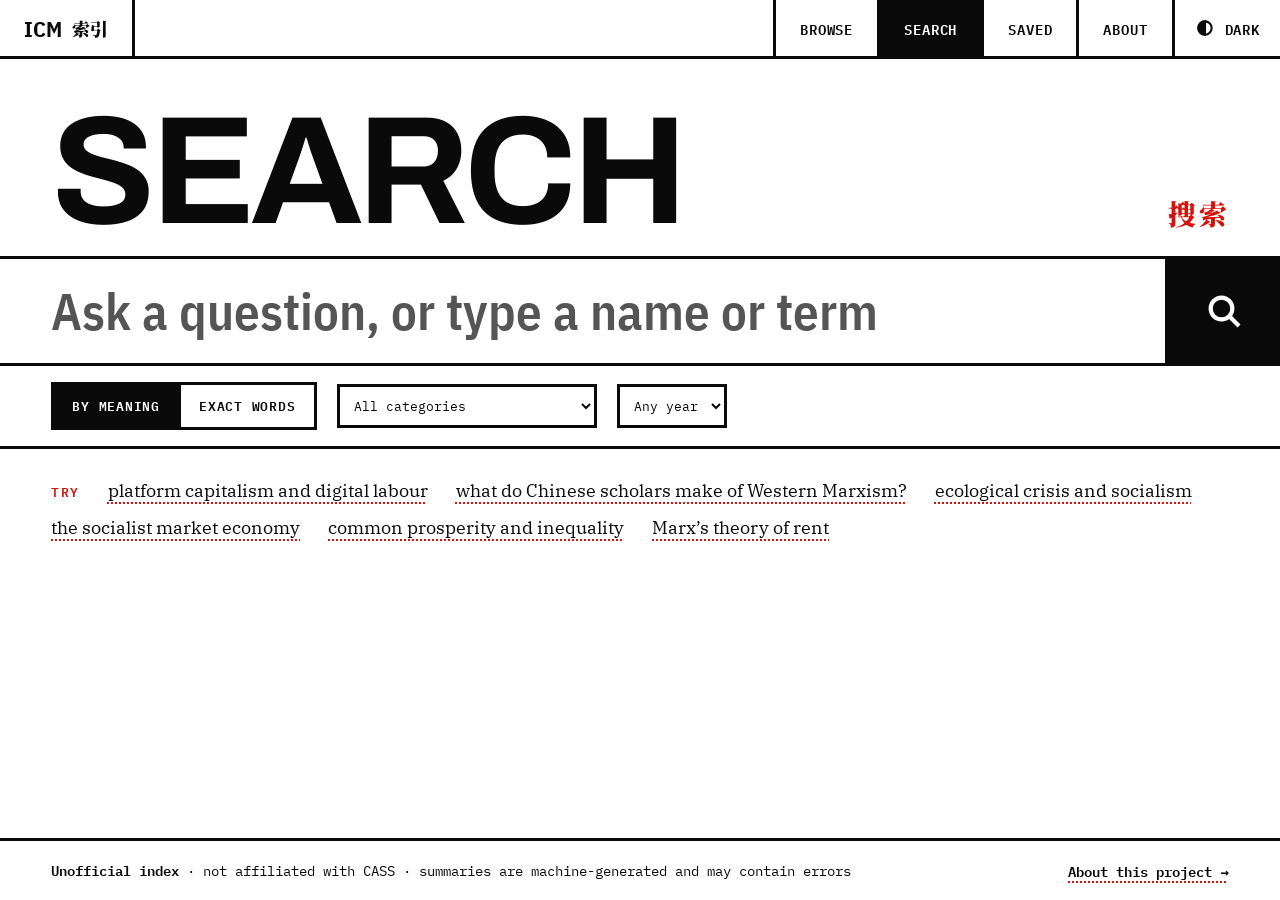
<file: search.html>
<!doctype html>
<html lang="en">
<head>
<title>Search — Index of Chinese Marxism</title>
<meta name="description" content="Search English summaries of marxism.cass.cn by meaning or by exact words.">
<meta charset="utf-8">
<meta name="viewport" content="width=device-width, initial-scale=1">
<script>try{var t=localStorage.getItem('icm-theme');document.documentElement.dataset.theme=t||(matchMedia('(prefers-color-scheme: dark)').matches?'dark':'light')}catch(e){}</script>
<link rel="stylesheet" href="assets/fonts.css?v=9">
<link rel="stylesheet" href="assets/style.css?v=16">
<link rel="icon" href="data:image/svg+xml,%3Csvg xmlns='http://www.w3.org/2000/svg' viewBox='0 0 32 32'%3E%3Crect width='32' height='32' fill='%23D4140B'/%3E%3Ctext x='16' y='24' font-size='20' text-anchor='middle' fill='white' font-family='serif'%3E马%3C/text%3E%3C/svg%3E">
<link rel="icon" type="image/png" sizes="32x32" href="favicon-32.png">
<link rel="apple-touch-icon" href="apple-touch-icon.png">
<meta name="theme-color" content="#D4140B">
<meta property="og:site_name" content="Index of Chinese Marxism">
<meta property="og:type" content="website">
<meta property="og:title" content="Search — Index of Chinese Marxism">
<meta property="og:description" content="Search English summaries of marxism.cass.cn by meaning or by exact words.">
<meta property="og:image" content="https://chinesemarxism.org/og.png">
<meta property="og:image:width" content="1200">
<meta property="og:image:height" content="630">
<meta name="twitter:card" content="summary_large_image">
<script>
  // count page visits only: never the search question or other parameters in the address
  window.goatcounter = { path: function () { return location.pathname; } };
</script>
<script data-goatcounter="https://indexofchinesemarxism.goatcounter.com/count" async src="https://gc.zgo.at/count.js"></script>
</head>
<body>
<main>
  <div class="page-head"><h1>Search</h1><p class="zh" lang="zh">搜索</p></div>
  <form role="search" class="search-form" id="form">
    <label for="q" class="sr-only">Search the index</label>
    <div class="bar">
      <input id="q" type="search" autocomplete="off" placeholder="Ask a question, or type a name or term">
      <button type="submit" class="go" aria-label="Search"><svg aria-hidden="true" width="40" height="40" viewBox="0 0 24 24" fill="none" stroke="currentColor" stroke-width="2.5"><circle cx="10.5" cy="10.5" r="6.5"/><path d="M15.5 15.5 21 21"/></svg></button>
    </div>
  </form>
  <div class="toolbar sbar">
    <div class="seg" role="group" aria-label="Match">
      <button type="button" class="btn" data-mode="meaning" aria-pressed="true">By meaning</button>
      <button type="button" class="btn" data-mode="exact" aria-pressed="false">Exact words</button>
    </div>
    <label class="sr-only" for="cat">Category</label>
    <select class="sel" id="cat"><option value="">All categories</option></select>
    <label class="sr-only" for="year">Year</label>
    <select class="sel" id="year"><option value="">Any year</option></select>
    <span class="end" id="count" aria-live="polite"></span>
  </div>
  <div id="out"></div>
</main>
<script type="module">
import { chrome, CATS, pad, esc, loadIndex, openArticle, openFromUrl, saved, ICON } from './assets/core.js?v=13';
import { loadEngine, isReady, scores } from './assets/semantic.js?v=10';
chrome('search.html');

const $ = (s) => document.querySelector(s);
const out = $('#out'), input = $('#q');
const PAGE = 20;
let rows = [], mode = 'meaning', results = [], shown = PAGE, lastQ = '', text = null;
const EXAMPLES = ['platform capitalism and digital labour', 'what do Chinese scholars make of Western Marxism?', 'ecological crisis and socialism',
  'the socialist market economy', 'common prosperity and inequality', 'Marx’s theory of rent'];
const STOP = new Set('a an the of and or in on to for with by from about what how why do does is are was were which who that this these those into at as be its it their his her china chinese'.split(' '));

CATS.slice(1).forEach((c) => $('#cat').insertAdjacentHTML('beforeend', `<option value="${c.num}">${esc(c.en)}</option>`));

function examples() {
  out.innerHTML = `<div class="examples"><span>Try</span>${EXAMPLES.map((e) => `<button type="button" class="ex">${esc(e)}</button>`).join('')}</div>`;
  $('#count').textContent = '';
}

function loadingView(pct) {
  let el = out.querySelector('.loading');
  if (!el) {
    out.innerHTML = `<section class="loading" role="status" aria-live="polite"><span class="spinner" aria-hidden="true"></span>
      <div class="txt"><p class="h">Loading the search model… <span class="pct">0</span>%</p>
      <p class="p">The first search can take a few seconds while the search model (about 55 MB) loads into your browser. After that, searching is instant, and your questions never leave your computer.</p>
      <span class="pbar" aria-hidden="true"><i></i></span></div></section>`;
    el = out.querySelector('.loading');
  }
  el.querySelector('.pct').textContent = pct;
  el.querySelector('.pbar i').style.width = pct + '%';
}

function tokens(q) { return q.toLowerCase().split(/[^\p{L}\p{N}’'-]+/u).filter((w) => w.length > 1 && !STOP.has(w)); }
function haystack(r) { return `${r.t} ${r.zh} ${r.a} ${r.k} ${r.lede}`.toLowerCase(); }

function filters() { return { cat: +$('#cat').value || 0, year: $('#year').value }; }
function passes(r, f) { return (!f.cat || r.cat === f.cat) && (!f.year || (r.date || '').startsWith(f.year)); }

async function runMeaning(q) {
  if (!isReady()) {
    loadingView(0);
    try { await loadEngine(loadingView); }
    catch (e) {
      console.error(e);
      out.innerHTML = `<div class="empty"><p class="big">The search model could not be loaded.</p><p>Your browser or network may block it. You can still search with <b>Exact words</b>.</p></div>`;
      return null;
    }
  }
  const s = await scores(q);
  // short searches (a name, a place, a term) also reward articles that contain the words literally
  const tk = tokens(q); const phrase = q.toLowerCase().trim();
  const boost = tk.length && tk.length <= 4;
  const f = filters();
  const list = [];
  rows.forEach((r, i) => {
    if (!passes(r, f)) return;
    let sc = s[i];
    if (boost) {
      const h = haystack(r);
      if (h.includes(phrase)) sc += 0.12;
      else { const hit = tk.filter((w) => h.includes(w)).length; sc += 0.06 * hit / tk.length; }
    }
    list.push({ r, sc });
  });
  list.sort((a, b) => b.sc - a.sc);
  return list.slice(0, 200);
}

async function runExact(q) {
  if (!text) {
    out.innerHTML = '<section class="loading" role="status"><span class="spinner" aria-hidden="true"></span><div class="txt"><p class="h">Loading the full text…</p></div></section>';
    text = await fetch('data/text.json', { cache: 'no-cache' }).then((r) => r.json());
  }
  const words = q.toLowerCase().split(/\s+/).filter(Boolean);
  const f = filters(); const list = [];
  rows.forEach((r, i) => {
    if (!passes(r, f)) return;
    const t = text[i].toLowerCase();
    if (!words.every((w) => t.includes(w))) return;
    let n = 0; words.forEach((w) => { n += t.split(w).length - 1; });
    list.push({ r, sc: n, i });
  });
  list.sort((a, b) => b.sc - a.sc || (b.r.date > a.r.date ? 1 : -1));
  return list;
}

function snippet(item, q) {
  if (mode !== 'exact' || !text) return esc(item.r.lede);
  const t = text[item.i]; const w = q.toLowerCase().split(/\s+/).filter(Boolean)[0] || '';
  const at = t.toLowerCase().indexOf(w);
  if (at < 0) return esc(item.r.lede);
  const s = Math.max(0, t.lastIndexOf('. ', at) + 2), e = t.indexOf('. ', at + w.length);
  const sent = t.slice(s, e < 0 ? undefined : e + 1);
  const re = new RegExp('(' + q.split(/\s+/).filter(Boolean).map((x) => x.replace(/[.*+?^${}()|[\]\\]/g, '\\$&')).join('|') + ')', 'gi');
  return (s > 0 ? '… ' : '') + esc(sent).replace(re, '<mark>$1</mark>') + ' …';
}

function render() {
  const q = lastQ;
  $('#count').textContent = results.length ? `${results.length >= 200 && mode === 'meaning' ? 'Top 200' : results.length.toLocaleString('en-GB')} results` : '0 results';
  if (!results.length) {
    out.innerHTML = `<div class="empty"><p class="big">Nothing found for “${esc(q)}”.</p><p>${mode === 'exact' ? 'Exact words needs every word to appear in the summary. Try fewer words, or search <b>by meaning</b>.' : 'Try other words, or remove the category and year filters.'}</p></div>`;
    return;
  }
  const vis = results.slice(0, shown);
  const top = mode === 'meaning' ? results[0].sc : results[0].sc;
  out.innerHTML = `<ol class="results" data-list="${vis.map((x) => x.r.id).join(',')}">${vis.map((x, k) => {
    const c = CATS[x.r.cat] || { en: '' }; const on = saved.has(x.r.id);
    const pct = mode === 'meaning' ? Math.max(4, Math.min(100, Math.round((x.sc - 0.45) / 0.45 * 100))) : Math.max(4, Math.round(x.sc / top * 100));
    return `<li><div class="r-score"><b>${pad(k + 1)}</b><span>MATCH</span><span class="mbar" aria-hidden="true"><i style="width:${pct}%"></i></span></div>
      <div class="r-body"><p class="r-meta"><span class="c">${esc(c.en)}</span> · ${esc(x.r.a || 'No author given')} · ${esc(x.r.date)}</p>
      <h2><button type="button" class="title-link" data-id="${x.r.id}">${esc(x.r.t)}</button></h2>
      <p class="r-zh" lang="zh">${esc(x.r.zh)}</p><p class="r-lede">${snippet(x, q)}</p></div>
      <div class="r-save"><button type="button" class="btn icon save" data-id="${x.r.id}" aria-pressed="${on}" aria-label="${on ? 'Remove bookmark' : 'Bookmark article'}">${ICON.mark(on)}</button></div></li>`;
  }).join('')}</ol>${shown < results.length ? `<div class="more"><button type="button" class="btn" id="more">More results</button></div>` : ''}`;
}

async function search(q, push = true) {
  q = q.trim(); if (!q) { examples(); return; }
  lastQ = q; shown = PAGE;
  if (push) { const u = new URL(location.href); u.searchParams.set('q', q); u.searchParams.set('mode', mode); history.replaceState(null, '', u); }
  const r = mode === 'meaning' ? await runMeaning(q) : await runExact(q);
  if (r === null || q !== lastQ) return;
  results = r; render();
}

$('#form').addEventListener('submit', (e) => { e.preventDefault(); input.blur(); search(input.value); });
document.querySelectorAll('[data-mode]').forEach((b) => b.addEventListener('click', () => {
  mode = b.dataset.mode;
  document.querySelectorAll('[data-mode]').forEach((x) => x.setAttribute('aria-pressed', String(x === b)));
  if (input.value.trim()) search(input.value);
}));
['#cat', '#year'].forEach((s) => $(s).addEventListener('change', () => { if (lastQ) search(lastQ); }));
out.addEventListener('click', (e) => {
  const ex = e.target.closest('.ex'); if (ex) { input.value = ex.textContent; search(ex.textContent); return; }
  const t = e.target.closest('.title-link');
  if (t) { const ids = out.querySelector('.results').dataset.list.split(','); openArticle(ids, ids.indexOf(t.dataset.id), 'Result'); return; }
  const s = e.target.closest('.save');
  if (s) { const on = saved.toggle(s.dataset.id); s.setAttribute('aria-pressed', String(on)); s.innerHTML = ICON.mark(on); s.setAttribute('aria-label', on ? 'Remove bookmark' : 'Bookmark article'); return; }
  if (e.target.id === 'more') { shown += PAGE; render(); }
});
document.addEventListener('icm:closed', () => { if (results.length) { const y = scrollY; render(); scrollTo(0, y); } });

loadIndex().then((r) => {
  rows = r;
  [...new Set(rows.map((x) => (x.date || '').slice(0, 4)))].filter(Boolean).sort().reverse()
    .forEach((y) => $('#year').insertAdjacentHTML('beforeend', `<option>${y}</option>`));
  const u = new URL(location.href);
  if (u.searchParams.get('cat')) $('#cat').value = u.searchParams.get('cat');
  if (u.searchParams.get('mode') === 'exact') document.querySelector('[data-mode="exact"]').click();
  const q = u.searchParams.get('q');
  if (q) { input.value = q; search(q, false); } else examples();
  openFromUrl();
}).catch(() => { out.innerHTML = '<div class="empty"><p class="big">The index could not be loaded.</p><p>Please reload the page.</p></div>'; });
</script>
</body>
</html>
</file>
<file: assets/fonts.css>
/* fonts served from this site (no Google Fonts): Fontsource, SIL Open Font License */
@font-face {
  font-family: 'Archivo';
  font-style: normal;
  font-display: swap;
  font-weight: 700;
  src: url(fonts/archivo-latin-ext-700-normal.woff2) format('woff2');
  unicode-range: U+0100-02BA,U+02BD-02C5,U+02C7-02CC,U+02CE-02D7,U+02DD-02FF,U+0304,U+0308,U+0329,U+1D00-1DBF,U+1E00-1E9F,U+1EF2-1EFF,U+2020,U+20A0-20AB,U+20AD-20C0,U+2113,U+2C60-2C7F,U+A720-A7FF;
}
@font-face {
  font-family: 'Archivo';
  font-style: normal;
  font-display: swap;
  font-weight: 700;
  src: url(fonts/archivo-latin-700-normal.woff2) format('woff2');
  unicode-range: U+0000-00FF,U+0131,U+0152-0153,U+02BB-02BC,U+02C6,U+02DA,U+02DC,U+0304,U+0308,U+0329,U+2000-206F,U+20AC,U+2122,U+2191,U+2193,U+2212,U+2215,U+FEFF,U+FFFD;
}
@font-face {
  font-family: 'IBM Plex Mono';
  font-style: normal;
  font-display: swap;
  font-weight: 400;
  src: url(fonts/ibm-plex-mono-latin-ext-400-normal.woff2) format('woff2');
  unicode-range: U+0100-02BA,U+02BD-02C5,U+02C7-02CC,U+02CE-02D7,U+02DD-02FF,U+0304,U+0308,U+0329,U+1D00-1DBF,U+1E00-1E9F,U+1EF2-1EFF,U+2020,U+20A0-20AB,U+20AD-20C0,U+2113,U+2C60-2C7F,U+A720-A7FF;
}
@font-face {
  font-family: 'IBM Plex Mono';
  font-style: normal;
  font-display: swap;
  font-weight: 400;
  src: url(fonts/ibm-plex-mono-latin-400-normal.woff2) format('woff2');
  unicode-range: U+0000-00FF,U+0131,U+0152-0153,U+02BB-02BC,U+02C6,U+02DA,U+02DC,U+0304,U+0308,U+0329,U+2000-206F,U+20AC,U+2122,U+2191,U+2193,U+2212,U+2215,U+FEFF,U+FFFD;
}
@font-face {
  font-family: 'IBM Plex Mono';
  font-style: normal;
  font-display: swap;
  font-weight: 600;
  src: url(fonts/ibm-plex-mono-latin-ext-600-normal.woff2) format('woff2');
  unicode-range: U+0100-02BA,U+02BD-02C5,U+02C7-02CC,U+02CE-02D7,U+02DD-02FF,U+0304,U+0308,U+0329,U+1D00-1DBF,U+1E00-1E9F,U+1EF2-1EFF,U+2020,U+20A0-20AB,U+20AD-20C0,U+2113,U+2C60-2C7F,U+A720-A7FF;
}
@font-face {
  font-family: 'IBM Plex Mono';
  font-style: normal;
  font-display: swap;
  font-weight: 600;
  src: url(fonts/ibm-plex-mono-latin-600-normal.woff2) format('woff2');
  unicode-range: U+0000-00FF,U+0131,U+0152-0153,U+02BB-02BC,U+02C6,U+02DA,U+02DC,U+0304,U+0308,U+0329,U+2000-206F,U+20AC,U+2122,U+2191,U+2193,U+2212,U+2215,U+FEFF,U+FFFD;
}
@font-face {
  font-family: 'IBM Plex Mono';
  font-style: italic;
  font-display: swap;
  font-weight: 400;
  src: url(fonts/ibm-plex-mono-latin-ext-400-italic.woff2) format('woff2');
  unicode-range: U+0100-02BA,U+02BD-02C5,U+02C7-02CC,U+02CE-02D7,U+02DD-02FF,U+0304,U+0308,U+0329,U+1D00-1DBF,U+1E00-1E9F,U+1EF2-1EFF,U+2020,U+20A0-20AB,U+20AD-20C0,U+2113,U+2C60-2C7F,U+A720-A7FF;
}
@font-face {
  font-family: 'IBM Plex Mono';
  font-style: italic;
  font-display: swap;
  font-weight: 400;
  src: url(fonts/ibm-plex-mono-latin-400-italic.woff2) format('woff2');
  unicode-range: U+0000-00FF,U+0131,U+0152-0153,U+02BB-02BC,U+02C6,U+02DA,U+02DC,U+0304,U+0308,U+0329,U+2000-206F,U+20AC,U+2122,U+2191,U+2193,U+2212,U+2215,U+FEFF,U+FFFD;
}
@font-face {
  font-family: 'IBM Plex Sans Condensed';
  font-style: normal;
  font-display: swap;
  font-weight: 600;
  src: url(fonts/ibm-plex-sans-condensed-latin-ext-600-normal.woff2) format('woff2');
  unicode-range: U+0100-02BA,U+02BD-02C5,U+02C7-02CC,U+02CE-02D7,U+02DD-02FF,U+0304,U+0308,U+0329,U+1D00-1DBF,U+1E00-1E9F,U+1EF2-1EFF,U+2020,U+20A0-20AB,U+20AD-20C0,U+2113,U+2C60-2C7F,U+A720-A7FF;
}
@font-face {
  font-family: 'IBM Plex Sans Condensed';
  font-style: normal;
  font-display: swap;
  font-weight: 600;
  src: url(fonts/ibm-plex-sans-condensed-latin-600-normal.woff2) format('woff2');
  unicode-range: U+0000-00FF,U+0131,U+0152-0153,U+02BB-02BC,U+02C6,U+02DA,U+02DC,U+0304,U+0308,U+0329,U+2000-206F,U+20AC,U+2122,U+2191,U+2193,U+2212,U+2215,U+FEFF,U+FFFD;
}
@font-face {
  font-family: 'IBM Plex Sans Condensed';
  font-style: normal;
  font-display: swap;
  font-weight: 700;
  src: url(fonts/ibm-plex-sans-condensed-latin-ext-700-normal.woff2) format('woff2');
  unicode-range: U+0100-02BA,U+02BD-02C5,U+02C7-02CC,U+02CE-02D7,U+02DD-02FF,U+0304,U+0308,U+0329,U+1D00-1DBF,U+1E00-1E9F,U+1EF2-1EFF,U+2020,U+20A0-20AB,U+20AD-20C0,U+2113,U+2C60-2C7F,U+A720-A7FF;
}
@font-face {
  font-family: 'IBM Plex Sans Condensed';
  font-style: normal;
  font-display: swap;
  font-weight: 700;
  src: url(fonts/ibm-plex-sans-condensed-latin-700-normal.woff2) format('woff2');
  unicode-range: U+0000-00FF,U+0131,U+0152-0153,U+02BB-02BC,U+02C6,U+02DA,U+02DC,U+0304,U+0308,U+0329,U+2000-206F,U+20AC,U+2122,U+2191,U+2193,U+2212,U+2215,U+FEFF,U+FFFD;
}
@font-face {
  font-family: 'IBM Plex Serif';
  font-style: normal;
  font-display: swap;
  font-weight: 400;
  src: url(fonts/ibm-plex-serif-latin-ext-400-normal.woff2) format('woff2');
  unicode-range: U+0100-02BA,U+02BD-02C5,U+02C7-02CC,U+02CE-02D7,U+02DD-02FF,U+0304,U+0308,U+0329,U+1D00-1DBF,U+1E00-1E9F,U+1EF2-1EFF,U+2020,U+20A0-20AB,U+20AD-20C0,U+2113,U+2C60-2C7F,U+A720-A7FF;
}
@font-face {
  font-family: 'IBM Plex Serif';
  font-style: normal;
  font-display: swap;
  font-weight: 400;
  src: url(fonts/ibm-plex-serif-latin-400-normal.woff2) format('woff2');
  unicode-range: U+0000-00FF,U+0131,U+0152-0153,U+02BB-02BC,U+02C6,U+02DA,U+02DC,U+0304,U+0308,U+0329,U+2000-206F,U+20AC,U+2122,U+2191,U+2193,U+2212,U+2215,U+FEFF,U+FFFD;
}
@font-face {
  font-family: 'IBM Plex Serif';
  font-style: normal;
  font-display: swap;
  font-weight: 600;
  src: url(fonts/ibm-plex-serif-latin-ext-600-normal.woff2) format('woff2');
  unicode-range: U+0100-02BA,U+02BD-02C5,U+02C7-02CC,U+02CE-02D7,U+02DD-02FF,U+0304,U+0308,U+0329,U+1D00-1DBF,U+1E00-1E9F,U+1EF2-1EFF,U+2020,U+20A0-20AB,U+20AD-20C0,U+2113,U+2C60-2C7F,U+A720-A7FF;
}
@font-face {
  font-family: 'IBM Plex Serif';
  font-style: normal;
  font-display: swap;
  font-weight: 600;
  src: url(fonts/ibm-plex-serif-latin-600-normal.woff2) format('woff2');
  unicode-range: U+0000-00FF,U+0131,U+0152-0153,U+02BB-02BC,U+02C6,U+02DA,U+02DC,U+0304,U+0308,U+0329,U+2000-206F,U+20AC,U+2122,U+2191,U+2193,U+2212,U+2215,U+FEFF,U+FFFD;
}
@font-face {
  font-family: 'IBM Plex Serif';
  font-style: italic;
  font-display: swap;
  font-weight: 400;
  src: url(fonts/ibm-plex-serif-latin-ext-400-italic.woff2) format('woff2');
  unicode-range: U+0100-02BA,U+02BD-02C5,U+02C7-02CC,U+02CE-02D7,U+02DD-02FF,U+0304,U+0308,U+0329,U+1D00-1DBF,U+1E00-1E9F,U+1EF2-1EFF,U+2020,U+20A0-20AB,U+20AD-20C0,U+2113,U+2C60-2C7F,U+A720-A7FF;
}
@font-face {
  font-family: 'IBM Plex Serif';
  font-style: italic;
  font-display: swap;
  font-weight: 400;
  src: url(fonts/ibm-plex-serif-latin-400-italic.woff2) format('woff2');
  unicode-range: U+0000-00FF,U+0131,U+0152-0153,U+02BB-02BC,U+02C6,U+02DA,U+02DC,U+0304,U+0308,U+0329,U+2000-206F,U+20AC,U+2122,U+2191,U+2193,U+2212,U+2215,U+FEFF,U+FFFD;
}
@font-face {
  font-family: 'Noto Serif SC';
  font-style: normal;
  font-display: swap;
  font-weight: 500;
  src: url(fonts/noto-serif-sc-4-500-normal.woff2) format('woff2');
  unicode-range: U+1f1e9-1f1f5,U+1f1f7-1f1ff,U+1f21a,U+1f232,U+1f234-1f237,U+1f250-1f251,U+1f300,U+1f302-1f308,U+1f30a-1f311,U+1f315,U+1f319-1f320,U+1f324,U+1f327,U+1f32a,U+1f32c-1f32d,U+1f330-1f357,U+1f359-1f37e;
}
@font-face {
  font-family: 'Noto Serif SC';
  font-style: normal;
  font-display: swap;
  font-weight: 500;
  src: url(fonts/noto-serif-sc-5-500-normal.woff2) format('woff2');
  unicode-range: U+fee3,U+fef3,U+ff03-ff04,U+ff07,U+ff0a,U+ff17-ff19,U+ff1c-ff1d,U+ff20-ff3a,U+ff3c,U+ff3e-ff5b,U+ff5d,U+ff61-ff65,U+ff67-ff6a,U+ff6c,U+ff6f-ff78,U+ff7a-ff7d,U+ff80-ff84,U+ff86,U+ff89-ff8e,U+ff92,U+ff97-ff9b,U+ff9d-ff9f,U+ffe0-ffe4,U+ffe6,U+ffe9,U+ffeb,U+ffed,U+fffc,U+1f004,U+1f170-1f171,U+1f192-1f195,U+1f198-1f19a,U+1f1e6-1f1e8;
}
@font-face {
  font-family: 'Noto Serif SC';
  font-style: normal;
  font-display: swap;
  font-weight: 500;
  src: url(fonts/noto-serif-sc-6-500-normal.woff2) format('woff2');
  unicode-range: U+f0a7,U+f0b2,U+f0b7,U+f0c9,U+f0d8,U+f0da,U+f0dc-f0dd,U+f0e0,U+f0e6,U+f0eb,U+f0fc,U+f101,U+f104-f105,U+f107,U+f10b,U+f11b,U+f14b,U+f18a,U+f193,U+f1d6-f1d7,U+f244,U+f27a,U+f296,U+f2ae,U+f471,U+f4b3,U+f610-f611,U+f880-f881,U+f8ec,U+f8f5,U+f8ff,U+f901,U+f90a,U+f92c-f92d,U+f934,U+f937,U+f941,U+f965,U+f967,U+f969,U+f96b,U+f96f,U+f974,U+f978-f979,U+f97e,U+f981,U+f98a,U+f98e,U+f997,U+f99c,U+f9b2,U+f9b5,U+f9ba,U+f9be,U+f9ca,U+f9d0-f9d1,U+f9dd,U+f9e0-f9e1,U+f9e4,U+f9f7,U+fa00-fa01,U+fa08,U+fa0a,U+fa11,U+fb01-fb02,U+fdfc,U+fe0e,U+fe30-fe31,U+fe33-fe44,U+fe49-fe52,U+fe54-fe57,U+fe59-fe66,U+fe68-fe6b,U+fe8e,U+fe92-fe93,U+feae,U+feb8,U+fecb-fecc,U+fee0;
}
@font-face {
  font-family: 'Noto Serif SC';
  font-style: normal;
  font-display: swap;
  font-weight: 500;
  src: url(fonts/noto-serif-sc-21-500-normal.woff2) format('woff2');
  unicode-range: U+9f83,U+9f85-9f8d,U+9f90-9f91,U+9f94-9f96,U+9f98,U+9f9b-9f9c,U+9f9e,U+9fa0,U+9fa2,U+9ff0-9fff,U+a001,U+a007,U+a025,U+a046-a047,U+a057,U+a072,U+a078-a079,U+a083,U+a085,U+a100,U+a118,U+a132,U+a134,U+a1f4,U+a242,U+a4a6,U+a4aa,U+a4b0-a4b1,U+a4b3,U+a9c1-a9c2,U+ac00-ac01,U+ac04,U+ac08,U+ac10-ac11,U+ac13-ac16,U+ac19,U+ac1c-ac1d,U+ac24,U+ac70-ac71,U+ac74,U+ac77-ac78,U+ac80-ac81,U+ac83,U+ac8c,U+ac90,U+ac9f-aca0,U+aca8-aca9,U+acac,U+acb0,U+acbd,U+acc1,U+acc4,U+ace0-ace1,U+ace4,U+ace8,U+acf3,U+acf5,U+acfc-acfd,U+ad00,U+ad0c,U+ad11,U+ad1c,U+ad34,U+ad50,U+ad64,U+ad6c,U+ad70,U+ad74,U+ad7f,U+ad81,U+ad8c,U+adc0,U+adc8,U+addc,U+ade0,U+adf8-adf9,U+adfc,U+ae00,U+ae08-ae09,U+ae0b,U+ae30,U+ae34,U+ae38,U+ae40,U+ae4a,U+ae4c,U+ae54,U+ae68,U+aebc,U+aed8,U+af2c-af2d;
}
@font-face {
  font-family: 'Noto Serif SC';
  font-style: normal;
  font-display: swap;
  font-weight: 500;
  src: url(fonts/noto-serif-sc-22-500-normal.woff2) format('woff2');
  unicode-range: U+9e30-9e33,U+9e35-9e3b,U+9e3e,U+9e40-9e44,U+9e46-9e4e,U+9e51,U+9e53,U+9e55-9e58,U+9e5a-9e5c,U+9e5e-9e63,U+9e66-9e6e,U+9e71,U+9e73,U+9e75,U+9e78-9e79,U+9e7c-9e7e,U+9e82,U+9e86-9e88,U+9e8b-9e8c,U+9e90-9e91,U+9e93,U+9e95,U+9e97,U+9e9d,U+9ea4-9ea5,U+9ea9-9eaa,U+9eb4-9eb5,U+9eb8-9eba,U+9ebc-9ebf,U+9ec3,U+9ec9,U+9ecd,U+9ed0,U+9ed2-9ed3,U+9ed5-9ed6,U+9ed9,U+9edc-9edd,U+9edf-9ee0,U+9ee2,U+9ee5,U+9ee7-9eea,U+9eef,U+9ef1,U+9ef3-9ef4,U+9ef6,U+9ef9,U+9efb-9efc,U+9efe,U+9f0b,U+9f0d,U+9f10,U+9f14,U+9f17,U+9f19,U+9f22,U+9f29,U+9f2c,U+9f2f,U+9f31,U+9f37,U+9f39,U+9f3d-9f3e,U+9f41,U+9f4a-9f4b,U+9f51-9f52,U+9f61-9f63,U+9f66-9f67,U+9f80-9f81;
}
@font-face {
  font-family: 'Noto Serif SC';
  font-style: normal;
  font-display: swap;
  font-weight: 500;
  src: url(fonts/noto-serif-sc-23-500-normal.woff2) format('woff2');
  unicode-range: U+9c82-9c83,U+9c85-9c8c,U+9c8e-9c92,U+9c94-9c9b,U+9c9e-9ca3,U+9ca5-9ca7,U+9ca9,U+9cab,U+9cad-9cae,U+9cb1-9cb7,U+9cb9-9cbd,U+9cbf-9cc0,U+9cc3,U+9cc5-9cc7,U+9cc9-9cd1,U+9cd3-9cda,U+9cdc-9cdd,U+9cdf,U+9ce1-9ce3,U+9ce5,U+9ce9,U+9cee-9cef,U+9cf3-9cf4,U+9cf6,U+9cfc-9cfd,U+9d02,U+9d08-9d09,U+9d12,U+9d1b,U+9d1e,U+9d26,U+9d28,U+9d37,U+9d3b,U+9d3f,U+9d51,U+9d59,U+9d5c-9d5d,U+9d5f-9d61,U+9d6c,U+9d70,U+9d72,U+9d7a,U+9d7e,U+9d84,U+9d89,U+9d8f,U+9d92,U+9daf,U+9db4,U+9db8,U+9dbc,U+9dc4,U+9dc7,U+9dc9,U+9dd7,U+9ddf,U+9df2,U+9df9-9dfa,U+9e0a,U+9e11,U+9e1a,U+9e1e,U+9e20,U+9e22,U+9e28-9e2c,U+9e2e-9e2f;
}
@font-face {
  font-family: 'Noto Serif SC';
  font-style: normal;
  font-display: swap;
  font-weight: 500;
  src: url(fonts/noto-serif-sc-24-500-normal.woff2) format('woff2');
  unicode-range: U+9a80,U+9a83,U+9a85,U+9a88-9a8a,U+9a8d-9a8e,U+9a90,U+9a92-9a93,U+9a95-9a96,U+9a98-9a99,U+9a9b-9aa2,U+9aa5,U+9aa7,U+9aaf-9ab1,U+9ab5-9ab6,U+9ab9-9aba,U+9ac0-9ac4,U+9ac8,U+9acb-9acc,U+9ace-9acf,U+9ad1-9ad2,U+9ad9,U+9adf,U+9ae1,U+9ae3,U+9aea-9aeb,U+9aed-9aef,U+9af4,U+9af9,U+9afb,U+9b03-9b04,U+9b06,U+9b08,U+9b0d,U+9b0f-9b10,U+9b13,U+9b18,U+9b1a,U+9b1f,U+9b22-9b23,U+9b25,U+9b27-9b28,U+9b2a,U+9b2f,U+9b31-9b32,U+9b3b,U+9b43,U+9b46-9b49,U+9b4d-9b4e,U+9b51,U+9b56,U+9b58,U+9b5a,U+9b5c,U+9b5f,U+9b61-9b62,U+9b6f,U+9b77,U+9b80,U+9b88,U+9b8b,U+9b8e,U+9b91,U+9b9f-9ba0,U+9ba8,U+9baa-9bab,U+9bad-9bae,U+9bb0-9bb1,U+9bb8,U+9bc9-9bca,U+9bd3,U+9bd6,U+9bdb,U+9be8,U+9bf0-9bf1,U+9c02,U+9c10,U+9c15,U+9c24,U+9c2d,U+9c32,U+9c39,U+9c3b,U+9c40,U+9c47-9c49,U+9c53,U+9c57,U+9c64,U+9c72,U+9c77-9c78,U+9c7b,U+9c7f-9c80;
}
@font-face {
  font-family: 'Noto Serif SC';
  font-style: normal;
  font-display: swap;
  font-weight: 500;
  src: url(fonts/noto-serif-sc-25-500-normal.woff2) format('woff2');
  unicode-range: U+98dd,U+98e1-98e2,U+98e7-98ea,U+98ec,U+98ee-98ef,U+98f2,U+98f4,U+98fc-98fe,U+9903,U+9905,U+9908,U+990a,U+990c-990d,U+9913-9914,U+9918,U+991a-991b,U+991e,U+9921,U+9928,U+992c,U+992e,U+9935,U+9938-9939,U+993d-993e,U+9945,U+994b-994c,U+9951-9952,U+9954-9955,U+9957,U+995e,U+9963,U+9966-9969,U+996b-996c,U+996f,U+9974-9975,U+9977-9979,U+997d-997e,U+9980-9981,U+9983-9984,U+9987,U+998a-998b,U+998d-9991,U+9993-9995,U+9997-9998,U+99a5,U+99ab,U+99ad-99ae,U+99b1,U+99b3-99b4,U+99bc,U+99bf,U+99c1,U+99c3-99c6,U+99cc,U+99d0,U+99d2,U+99d5,U+99db,U+99dd,U+99e1,U+99ed,U+99f1,U+99ff,U+9a01,U+9a03-9a04,U+9a0e-9a0f,U+9a11-9a13,U+9a19,U+9a1b,U+9a28,U+9a2b,U+9a30,U+9a32,U+9a37,U+9a40,U+9a45,U+9a4a,U+9a4d-9a4e,U+9a52,U+9a55,U+9a57,U+9a5a-9a5b,U+9a5f,U+9a62,U+9a65,U+9a69,U+9a6b,U+9a6e,U+9a75,U+9a77-9a7a,U+9a7d;
}
@font-face {
  font-family: 'Noto Serif SC';
  font-style: normal;
  font-display: swap;
  font-weight: 500;
  src: url(fonts/noto-serif-sc-26-500-normal.woff2) format('woff2');
  unicode-range: U+975b-975c,U+9763,U+9765-9766,U+976c-976d,U+9773,U+9776,U+977a,U+977c,U+9784-9785,U+978e-978f,U+9791-9792,U+9794-9795,U+9798,U+979a,U+979e,U+97a3,U+97a5-97a6,U+97a8,U+97ab-97ac,U+97ae-97af,U+97b2,U+97b4,U+97c6,U+97cb-97cc,U+97d3,U+97d8,U+97dc,U+97e1,U+97ea-97eb,U+97ee,U+97fb,U+97fe-97ff,U+9801-9803,U+9805-9806,U+9808,U+980c,U+9810-9814,U+9817-9818,U+981e,U+9820-9821,U+9824,U+9828,U+982b-982d,U+9830,U+9834,U+9838-9839,U+983c,U+9846,U+984d-984f,U+9851-9852,U+9854-9855,U+9857-9858,U+985a-985b,U+9862-9863,U+9865,U+9867,U+986b,U+986f-9871,U+9877-9878,U+987c,U+9880,U+9883,U+9885,U+9889,U+988b-988f,U+9893-9895,U+9899-989b,U+989e-989f,U+98a1-98a2,U+98a5-98a7,U+98a9,U+98af,U+98b1,U+98b6,U+98ba,U+98be,U+98c3-98c4,U+98c6-98c8,U+98cf-98d6,U+98da-98db;
}
@font-face {
  font-family: 'Noto Serif SC';
  font-style: normal;
  font-display: swap;
  font-weight: 500;
  src: url(fonts/noto-serif-sc-27-500-normal.woff2) format('woff2');
  unicode-range: U+95c4-95ca,U+95cc-95cd,U+95d4-95d6,U+95d8,U+95e1-95e2,U+95e9,U+95f0-95f1,U+95f3,U+95f6,U+95fc,U+95fe-95ff,U+9602-9604,U+9606-960d,U+960f,U+9611-9613,U+9615-9617,U+9619-961b,U+961d,U+9621,U+9628,U+962f,U+963c-963e,U+9641-9642,U+9649,U+9654,U+965b-965f,U+9661,U+9663,U+9665,U+9667-9668,U+966c,U+9670,U+9672-9674,U+9678,U+967a,U+967d,U+9682,U+9685,U+9688,U+968a,U+968d-968e,U+9695,U+9697-9698,U+969e,U+96a0,U+96a3-96a4,U+96a8,U+96aa,U+96b0-96b1,U+96b3-96b4,U+96b7-96b9,U+96bb-96bd,U+96c9,U+96cb,U+96ce,U+96d1-96d2,U+96d6,U+96d9,U+96db-96dc,U+96de,U+96e0,U+96e3,U+96e9,U+96eb,U+96f0-96f2,U+96f9,U+96ff,U+9701-9702,U+9705,U+9708,U+970a,U+970e-970f,U+9711,U+9719,U+9727,U+972a,U+972d,U+9730,U+973d,U+9742,U+9744,U+9748-9749,U+9750-9751,U+975a;
}
@font-face {
  font-family: 'Noto Serif SC';
  font-style: normal;
  font-display: swap;
  font-weight: 500;
  src: url(fonts/noto-serif-sc-28-500-normal.woff2) format('woff2');
  unicode-range: U+94f5,U+94f7,U+94f9,U+94fb-94fd,U+94ff,U+9503-9504,U+9506-9507,U+9509-950a,U+950d-950f,U+9511-9518,U+951a-9520,U+9522,U+9528-952d,U+9530-953a,U+953c-953f,U+9543-9546,U+9548-9550,U+9552-9555,U+9557-955b,U+955d-9568,U+956a-956d,U+9570-9574,U+9583,U+9586,U+9589,U+958e-958f,U+9591-9592,U+9594,U+9598-9599,U+959e-95a0,U+95a2-95a6,U+95a8-95b2,U+95b4,U+95b8-95c3;
}
@font-face {
  font-family: 'Noto Serif SC';
  font-style: normal;
  font-display: swap;
  font-weight: 500;
  src: url(fonts/noto-serif-sc-29-500-normal.woff2) format('woff2');
  unicode-range: U+941c-942b,U+942d-942e,U+9432-9433,U+9435,U+9438,U+943a,U+943e,U+9444,U+944a,U+9451-9452,U+945a,U+9462-9463,U+9465,U+9470-9487,U+948a-9492,U+9494-9498,U+949a,U+949c-949d,U+94a1,U+94a3-94a4,U+94a8,U+94aa-94ad,U+94af,U+94b2,U+94b4-94ba,U+94bc-94c0,U+94c4,U+94c6-94db,U+94de-94ec,U+94ee-94f1,U+94f3;
}
@font-face {
  font-family: 'Noto Serif SC';
  font-style: normal;
  font-display: swap;
  font-weight: 500;
  src: url(fonts/noto-serif-sc-30-500-normal.woff2) format('woff2');
  unicode-range: U+92ec-92ed,U+92f0,U+92f3,U+92f8,U+92fc,U+9304,U+9306,U+9310,U+9312,U+9315,U+9318,U+931a,U+931e,U+9320-9322,U+9324,U+9326-9329,U+932b-932c,U+932f,U+9331-9332,U+9335-9336,U+933e,U+9340-9341,U+934a-9360,U+9362-9363,U+9365-936b,U+936e,U+9375,U+937e,U+9382,U+938a,U+938c,U+938f,U+9393-9394,U+9396-9397,U+939a,U+93a2,U+93a7,U+93ac-93cd,U+93d0-93d1,U+93d6-93d8,U+93de-93df,U+93e1-93e2,U+93e4,U+93f8,U+93fb,U+93fd,U+940e-941a;
}
@font-face {
  font-family: 'Noto Serif SC';
  font-style: normal;
  font-display: swap;
  font-weight: 500;
  src: url(fonts/noto-serif-sc-31-500-normal.woff2) format('woff2');
  unicode-range: U+9163-9164,U+9169,U+9170,U+9172,U+9174,U+9179-917a,U+917d-917e,U+9182-9183,U+9185,U+918c-918d,U+9190-9191,U+919a,U+919c,U+91a1-91a4,U+91a8,U+91aa-91af,U+91b4-91b5,U+91b8,U+91ba,U+91be,U+91c0-91c1,U+91c6,U+91c8,U+91cb,U+91d0,U+91d2,U+91d7-91d8,U+91dd,U+91e3,U+91e6-91e7,U+91ed,U+91f0,U+91f5,U+91f9,U+9200,U+9205,U+9207-920a,U+920d-920e,U+9210,U+9214-9215,U+921c,U+921e,U+9221,U+9223-9227,U+9229-922a,U+922d,U+9234-9235,U+9237,U+9239-923a,U+923c-9240,U+9244-9246,U+9249,U+924e-924f,U+9251,U+9253,U+9257,U+925b,U+925e,U+9262,U+9264-9266,U+9268,U+926c,U+926f,U+9271,U+927b,U+927e,U+9280,U+9283,U+9285-928a,U+928e,U+9291,U+9293,U+9296,U+9298,U+929c-929d,U+92a8,U+92ab-92ae,U+92b3,U+92b6-92b7,U+92b9,U+92c1,U+92c5-92c6,U+92c8,U+92cc,U+92d0,U+92d2,U+92e4,U+92ea;
}
@font-face {
  font-family: 'Noto Serif SC';
  font-style: normal;
  font-display: swap;
  font-weight: 500;
  src: url(fonts/noto-serif-sc-32-500-normal.woff2) format('woff2');
  unicode-range: U+9004,U+900b,U+9011,U+9015-9016,U+901e,U+9021,U+9026,U+902d,U+902f,U+9031,U+9035-9036,U+9039-903a,U+9041,U+9044-9046,U+904a,U+904f-9052,U+9054-9055,U+9058-9059,U+905b-905e,U+9060-9062,U+9068-9069,U+906f,U+9072,U+9074,U+9076-907a,U+907c-907d,U+9081,U+9083,U+9085,U+9087-908b,U+908f,U+9095,U+9097,U+9099-909b,U+909d,U+90a0-90a1,U+90a8-90a9,U+90ac,U+90b0,U+90b2-90b4,U+90b6,U+90b8,U+90ba,U+90bd-90be,U+90c3-90c5,U+90c7-90c8,U+90cf-90d0,U+90d3,U+90d5,U+90d7,U+90da-90dc,U+90de,U+90e2,U+90e4,U+90e6-90e7,U+90ea-90eb,U+90ef,U+90f4-90f5,U+90f7,U+90fe-9100,U+9104,U+9109,U+910c,U+9112,U+9114-9115,U+9118,U+911c,U+911e,U+9120,U+9122-9123,U+9127,U+912d,U+912f-9132,U+9139-913a,U+9143,U+9146,U+9149-914a,U+914c,U+914e-9150,U+9154,U+9157,U+915a,U+915d-915e,U+9161-9162;
}
@font-face {
  font-family: 'Noto Serif SC';
  font-style: normal;
  font-display: swap;
  font-weight: 500;
  src: url(fonts/noto-serif-sc-33-500-normal.woff2) format('woff2');
  unicode-range: U+8e41-8e42,U+8e47,U+8e49-8e4b,U+8e50-8e53,U+8e59-8e5a,U+8e5f-8e60,U+8e64,U+8e69,U+8e6c,U+8e70,U+8e74,U+8e76,U+8e7a-8e7c,U+8e7f,U+8e84-8e85,U+8e87,U+8e89,U+8e8b,U+8e8d,U+8e8f-8e90,U+8e94,U+8e99,U+8e9c,U+8e9e,U+8eaa,U+8eac,U+8eb0,U+8eb6,U+8ec0,U+8ec6,U+8eca-8ece,U+8ed2,U+8eda,U+8edf,U+8ee2,U+8eeb,U+8ef8,U+8efb-8efe,U+8f03,U+8f09,U+8f0b,U+8f12-8f15,U+8f1b,U+8f1d,U+8f1f,U+8f29-8f2a,U+8f2f,U+8f36,U+8f38,U+8f3b,U+8f3e-8f3f,U+8f44-8f45,U+8f49,U+8f4d-8f4e,U+8f5f,U+8f6b,U+8f6d,U+8f71-8f73,U+8f75-8f76,U+8f78-8f7a,U+8f7c,U+8f7e,U+8f81-8f82,U+8f84,U+8f87,U+8f8a-8f8b,U+8f8d-8f8f,U+8f94-8f95,U+8f97-8f9a,U+8fa6,U+8fad-8faf,U+8fb2,U+8fb5-8fb7,U+8fba-8fbc,U+8fbf,U+8fc2,U+8fcb,U+8fcd,U+8fd3,U+8fd5,U+8fd7,U+8fda,U+8fe2-8fe5,U+8fe8-8fe9,U+8fee,U+8ff3-8ff4,U+8ff8,U+8ffa;
}
@font-face {
  font-family: 'Noto Serif SC';
  font-style: normal;
  font-display: swap;
  font-weight: 500;
  src: url(fonts/noto-serif-sc-34-500-normal.woff2) format('woff2');
  unicode-range: U+8cbd,U+8cbf-8cc4,U+8cc7-8cc8,U+8cca,U+8ccd,U+8cd1,U+8cd3,U+8cdb-8cdc,U+8cde,U+8ce0,U+8ce2-8ce4,U+8ce6-8ce8,U+8cea,U+8ced,U+8cf4,U+8cf8,U+8cfa,U+8cfc-8cfd,U+8d04-8d05,U+8d07-8d08,U+8d0a,U+8d0d,U+8d0f,U+8d13-8d14,U+8d16,U+8d1b,U+8d20,U+8d30,U+8d32-8d33,U+8d36,U+8d3b,U+8d3d,U+8d40,U+8d42-8d43,U+8d45-8d46,U+8d48-8d4a,U+8d4d,U+8d51,U+8d53,U+8d55,U+8d59,U+8d5c-8d5d,U+8d5f,U+8d61,U+8d66-8d67,U+8d6a,U+8d6d,U+8d71,U+8d73,U+8d84,U+8d90-8d91,U+8d94-8d95,U+8d99,U+8da8,U+8daf,U+8db1,U+8db5,U+8db8,U+8dba,U+8dbc,U+8dbf,U+8dc2,U+8dc4,U+8dc6,U+8dcb,U+8dce-8dcf,U+8dd6-8dd7,U+8dda-8ddb,U+8dde,U+8de1,U+8de3-8de4,U+8de9,U+8deb-8dec,U+8df0-8df1,U+8df6-8dfd,U+8e05,U+8e07,U+8e09-8e0a,U+8e0c,U+8e0e,U+8e10,U+8e14,U+8e1d-8e1f,U+8e23,U+8e26,U+8e2b-8e31,U+8e34-8e35,U+8e39-8e3a,U+8e3d,U+8e40;
}
@font-face {
  font-family: 'Noto Serif SC';
  font-style: normal;
  font-display: swap;
  font-weight: 500;
  src: url(fonts/noto-serif-sc-35-500-normal.woff2) format('woff2');
  unicode-range: U+8b80,U+8b83,U+8b8a,U+8b8c,U+8b90,U+8b93,U+8b99-8b9a,U+8ba0,U+8ba3,U+8ba5-8ba7,U+8baa-8bac,U+8bb4-8bb5,U+8bb7,U+8bb9,U+8bc2-8bc3,U+8bc5,U+8bcb-8bcc,U+8bce-8bd0,U+8bd2-8bd4,U+8bd6,U+8bd8-8bd9,U+8bdc,U+8bdf,U+8be3-8be4,U+8be7-8be9,U+8beb-8bec,U+8bee,U+8bf0,U+8bf2-8bf3,U+8bf6,U+8bf9,U+8bfc-8bfd,U+8bff-8c00,U+8c02,U+8c04,U+8c06-8c07,U+8c0c,U+8c0f,U+8c11-8c12,U+8c14-8c1b,U+8c1d-8c21,U+8c24-8c25,U+8c27,U+8c2a-8c2c,U+8c2e-8c30,U+8c32-8c36,U+8c3f,U+8c47-8c4c,U+8c4e-8c50,U+8c54-8c56,U+8c62,U+8c68,U+8c6c,U+8c73,U+8c78,U+8c7a,U+8c82,U+8c85,U+8c89-8c8a,U+8c8d-8c8e,U+8c90,U+8c93-8c94,U+8c98,U+8c9d-8c9e,U+8ca0-8ca2,U+8ca7-8cac,U+8caf-8cb0,U+8cb3-8cb4,U+8cb6-8cb9,U+8cbb-8cbc;
}
@font-face {
  font-family: 'Noto Serif SC';
  font-style: normal;
  font-display: swap;
  font-weight: 500;
  src: url(fonts/noto-serif-sc-36-500-normal.woff2) format('woff2');
  unicode-range: U+8a15-8a18,U+8a1a-8a1b,U+8a1d,U+8a1f,U+8a22-8a23,U+8a25,U+8a2b,U+8a2d,U+8a31,U+8a33-8a34,U+8a36-8a38,U+8a3a,U+8a3c,U+8a3e,U+8a40-8a41,U+8a46,U+8a48,U+8a50,U+8a52,U+8a54-8a55,U+8a58,U+8a5b,U+8a5d-8a63,U+8a66,U+8a69-8a6b,U+8a6d-8a6e,U+8a70,U+8a72-8a73,U+8a7a,U+8a85,U+8a87,U+8a8a,U+8a8c-8a8d,U+8a90-8a92,U+8a95,U+8a98,U+8aa0-8aa1,U+8aa3-8aa6,U+8aa8-8aa9,U+8aac-8aae,U+8ab0,U+8ab2,U+8ab8-8ab9,U+8abc,U+8abe-8abf,U+8ac7,U+8acf,U+8ad2,U+8ad6-8ad7,U+8adb-8adc,U+8adf,U+8ae1,U+8ae6-8ae8,U+8aeb,U+8aed-8aee,U+8af1,U+8af3-8af4,U+8af7-8af8,U+8afa,U+8afe,U+8b00-8b02,U+8b07,U+8b0a,U+8b0c,U+8b0e,U+8b10,U+8b17,U+8b19,U+8b1b,U+8b1d,U+8b20-8b21,U+8b26,U+8b28,U+8b2c,U+8b33,U+8b39,U+8b3e-8b3f,U+8b41,U+8b45,U+8b49,U+8b4c,U+8b4f,U+8b57-8b58,U+8b5a,U+8b5c,U+8b5e,U+8b60,U+8b6c,U+8b6f-8b70,U+8b72,U+8b74,U+8b77,U+8b7d;
}
@font-face {
  font-family: 'Noto Serif SC';
  font-style: normal;
  font-display: swap;
  font-weight: 500;
  src: url(fonts/noto-serif-sc-37-500-normal.woff2) format('woff2');
  unicode-range: U+8882,U+8884-8886,U+8888,U+888f,U+8892-8893,U+889b,U+88a2,U+88a4,U+88a6,U+88a8,U+88aa,U+88ae,U+88b1,U+88b4,U+88b7,U+88bc,U+88c0,U+88c6-88c9,U+88ce-88cf,U+88d1-88d3,U+88d8,U+88db-88dd,U+88df,U+88e1-88e3,U+88e5,U+88e8,U+88ec,U+88f0-88f1,U+88f3-88f4,U+88fc-88fe,U+8900,U+8902,U+8906-8907,U+8909-890c,U+8912-8915,U+8918-891b,U+8921,U+8925,U+892b,U+8930,U+8932,U+8934,U+8936,U+893b,U+893d,U+8941,U+894c,U+8955-8956,U+8959,U+895c,U+895e-8960,U+8966,U+896a,U+896c,U+896f-8970,U+8972,U+897b,U+897e,U+8980,U+8983,U+8985,U+8987-8988,U+898c,U+898f,U+8993,U+8997,U+899a,U+89a1,U+89a7,U+89a9-89aa,U+89b2-89b3,U+89b7,U+89c0,U+89c7,U+89ca-89cc,U+89ce-89d1,U+89d6,U+89da,U+89dc,U+89de,U+89e5,U+89e7,U+89eb,U+89ef,U+89f1,U+89f3-89f4,U+89f8,U+89ff,U+8a01-8a03,U+8a07-8a0a,U+8a0e-8a0f,U+8a13;
}
@font-face {
  font-family: 'Noto Serif SC';
  font-style: normal;
  font-display: swap;
  font-weight: 500;
  src: url(fonts/noto-serif-sc-38-500-normal.woff2) format('woff2');
  unicode-range: U+86f4,U+86f8-86f9,U+86fb,U+86fe,U+8703,U+8706-870a,U+870d,U+8711-8713,U+871a,U+871e,U+8722-8723,U+8725,U+8729,U+872e,U+8731,U+8734,U+8737,U+873a-873b,U+873e-8740,U+8742,U+8747-8748,U+8753,U+8755,U+8757-8758,U+875d,U+875f,U+8762-8766,U+8768,U+876e,U+8770,U+8772,U+8775,U+8778,U+877b-877e,U+8782,U+8785,U+8788,U+878b,U+8793,U+8797,U+879a,U+879e-87a0,U+87a2-87a3,U+87a8,U+87ab-87ad,U+87af,U+87b3,U+87b5,U+87bd,U+87c0,U+87c4,U+87c6,U+87ca-87cb,U+87d1-87d2,U+87db-87dc,U+87de,U+87e0,U+87e5,U+87ea,U+87ec,U+87ee,U+87f2-87f3,U+87fb,U+87fd-87fe,U+8802-8803,U+8805,U+880a-880b,U+880d,U+8813-8816,U+8819,U+881b,U+881f,U+8821,U+8823,U+8831-8832,U+8835-8836,U+8839,U+883b-883c,U+8844,U+8846,U+884a,U+884e,U+8852-8853,U+8855,U+8859,U+885b,U+885d-885e,U+8862,U+8864,U+8869-886a,U+886e-886f,U+8872,U+8879,U+887d-887f;
}
@font-face {
  font-family: 'Noto Serif SC';
  font-style: normal;
  font-display: swap;
  font-weight: 500;
  src: url(fonts/noto-serif-sc-39-500-normal.woff2) format('woff2');
  unicode-range: U+8548,U+854e,U+8553,U+8556-8557,U+8559,U+855e,U+8561,U+8564-8565,U+8568-856a,U+856d,U+856f-8570,U+8572,U+8576,U+8579-857b,U+8580,U+8585-8586,U+8588,U+858a,U+858f,U+8591,U+8594,U+8599,U+859c,U+85a2,U+85a4,U+85a6,U+85a8-85a9,U+85ab-85ac,U+85ae,U+85b7-85b9,U+85be,U+85c1,U+85c7,U+85cd,U+85d0,U+85d3,U+85d5,U+85dc-85dd,U+85df-85e0,U+85e5-85e6,U+85e8-85ea,U+85f4,U+85f9,U+85fe-85ff,U+8602,U+8605-8607,U+860a-860b,U+8616,U+8618,U+861a,U+8627,U+8629,U+862d,U+8638,U+863c,U+863f,U+864d,U+864f,U+8652-8655,U+865b-865c,U+865f,U+8662,U+8667,U+866c,U+866e,U+8671,U+8675,U+867a-867c,U+867f,U+868b,U+868d,U+8693,U+869c-869d,U+86a1,U+86a3-86a4,U+86a7-86a9,U+86ac,U+86af-86b1,U+86b4-86b6,U+86ba,U+86c0,U+86c4,U+86c6,U+86c9-86ca,U+86cd-86d1,U+86d4,U+86d8,U+86de-86df,U+86e4,U+86e6,U+86e9,U+86ed,U+86ef-86f3;
}
@font-face {
  font-family: 'Noto Serif SC';
  font-style: normal;
  font-display: swap;
  font-weight: 500;
  src: url(fonts/noto-serif-sc-40-500-normal.woff2) format('woff2');
  unicode-range: U+83c5,U+83c8-83c9,U+83cb,U+83d1,U+83d3-83d6,U+83d8,U+83db,U+83dd,U+83df,U+83e1,U+83e5,U+83ea-83eb,U+83f0,U+83f4,U+83f8-83f9,U+83fb,U+83fd,U+83ff,U+8401,U+8406,U+840a-840b,U+840f,U+8411,U+8418,U+841c,U+8420,U+8422-8424,U+8426,U+8429,U+842c,U+8438-8439,U+843b-843c,U+843f,U+8446-8447,U+8449,U+844e,U+8451-8452,U+8456,U+8459-845a,U+845c,U+8462,U+8466,U+846d,U+846f-8470,U+8473,U+8476-8478,U+847a,U+847d,U+8484-8485,U+8487,U+8489,U+848c,U+848e,U+8490,U+8493-8494,U+8497,U+849b,U+849e-849f,U+84a1,U+84a5,U+84a8,U+84af,U+84b4,U+84b9-84bf,U+84c1-84c2,U+84c5-84c7,U+84ca-84cb,U+84cd,U+84d0-84d1,U+84d3,U+84d6,U+84df-84e0,U+84e2-84e3,U+84e5-84e7,U+84ee,U+84f3,U+84f6,U+84fa,U+84fc,U+84ff-8500,U+850c,U+8511,U+8514-8515,U+8517-8518,U+851f,U+8523,U+8525-8526,U+8529,U+852b,U+852d,U+8532,U+8534-8535,U+8538-853a,U+853c,U+8543,U+8545;
}
@font-face {
  font-family: 'Noto Serif SC';
  font-style: normal;
  font-display: swap;
  font-weight: 500;
  src: url(fonts/noto-serif-sc-41-500-normal.woff2) format('woff2');
  unicode-range: U+82bc,U+82be,U+82c0-82c2,U+82c4-82c8,U+82ca-82cc,U+82ce,U+82d0,U+82d2-82d3,U+82d5-82d6,U+82d8-82d9,U+82dc-82de,U+82e0-82e4,U+82e7,U+82e9-82eb,U+82ed-82ee,U+82f3-82f4,U+82f7-82f8,U+82fa-8301,U+8306-8308,U+830c-830d,U+830f,U+8311,U+8313-8315,U+8318,U+831a-831b,U+831d,U+8324,U+8327,U+832a,U+832c-832d,U+832f,U+8331-8334,U+833a-833c,U+8340,U+8343-8345,U+8347-8348,U+834a,U+834c,U+834f,U+8351,U+8356,U+8358-835c,U+835e,U+8360,U+8364-8366,U+8368-836a,U+836c-836e,U+8373,U+8378,U+837b-837d,U+837f-8380,U+8382,U+8388,U+838a-838b,U+8392,U+8394,U+8396,U+8398-8399,U+839b-839c,U+83a0,U+83a2-83a3,U+83a8-83aa,U+83ae-83b0,U+83b3-83b4,U+83b6,U+83b8,U+83ba,U+83bc-83bd,U+83bf-83c0,U+83c2;
}
@font-face {
  font-family: 'Noto Serif SC';
  font-style: normal;
  font-display: swap;
  font-weight: 500;
  src: url(fonts/noto-serif-sc-42-500-normal.woff2) format('woff2');
  unicode-range: U+8166-8169,U+816b,U+816d,U+8171,U+8173-8174,U+8178,U+817c-817d,U+8182,U+8188,U+8191,U+8198-819b,U+81a0,U+81a3,U+81a5-81a6,U+81a9,U+81b6,U+81ba-81bb,U+81bd,U+81bf,U+81c1,U+81c3,U+81c6,U+81c9-81ca,U+81cc-81cd,U+81d1,U+81d3-81d4,U+81d8,U+81db-81dc,U+81de-81df,U+81e5,U+81e7-81e9,U+81eb-81ec,U+81ee-81ef,U+81f5,U+81f8,U+81fa,U+81fc,U+81fe,U+8200-8202,U+8204,U+8208-820a,U+820e-8210,U+8216-8218,U+821b-821c,U+8221-8224,U+8226-8228,U+822b,U+822d,U+822f,U+8232-8234,U+8237-8238,U+823a-823b,U+823e,U+8244,U+8249,U+824b,U+824f,U+8259-825a,U+825f,U+8266,U+8268,U+826e,U+8271,U+8276-8279,U+827d,U+827f,U+8283-8284,U+8288-828a,U+828d-8291,U+8293-8294,U+8296-8298,U+829f-82a1,U+82a3-82a4,U+82a7-82ab,U+82ae,U+82b0,U+82b2,U+82b4-82b6;
}
@font-face {
  font-family: 'Noto Serif SC';
  font-style: normal;
  font-display: swap;
  font-weight: 500;
  src: url(fonts/noto-serif-sc-43-500-normal.woff2) format('woff2');
  unicode-range: U+8016,U+8018-8019,U+801c,U+801e,U+8026-802a,U+8031,U+8034-8035,U+8037,U+8043,U+804b,U+804d,U+8052,U+8056,U+8059,U+805e,U+8061,U+8068-8069,U+806e-8074,U+8076-8078,U+807c-8080,U+8082,U+8084-8085,U+8088,U+808f,U+8093,U+809c,U+809f,U+80ab,U+80ad-80ae,U+80b1,U+80b6-80b8,U+80bc-80bd,U+80c2,U+80c4,U+80ca,U+80cd,U+80d1,U+80d4,U+80d7,U+80d9-80db,U+80dd,U+80e0,U+80e4-80e5,U+80e7-80ed,U+80ef-80f1,U+80f3-80f4,U+80fc,U+8101,U+8104-8105,U+8107-8108,U+810c-810e,U+8112-8115,U+8117-8119,U+811b-811f,U+8121-8130,U+8132-8134,U+8137,U+8139,U+813f-8140,U+8142,U+8146,U+8148,U+814d-814e,U+8151,U+8153,U+8158-815a,U+815e,U+8160;
}
@font-face {
  font-family: 'Noto Serif SC';
  font-style: normal;
  font-display: swap;
  font-weight: 500;
  src: url(fonts/noto-serif-sc-44-500-normal.woff2) format('woff2');
  unicode-range: U+7ef0-7ef2,U+7ef6,U+7efa-7efb,U+7efe,U+7f01-7f04,U+7f08,U+7f0a-7f12,U+7f17,U+7f19,U+7f1b-7f1c,U+7f1f,U+7f21-7f23,U+7f25-7f28,U+7f2a-7f33,U+7f35-7f37,U+7f3d,U+7f42,U+7f44-7f45,U+7f4c-7f4d,U+7f52,U+7f54,U+7f58-7f59,U+7f5d,U+7f5f-7f61,U+7f63,U+7f65,U+7f68,U+7f70-7f71,U+7f73-7f75,U+7f77,U+7f79,U+7f7d-7f7e,U+7f85-7f86,U+7f88-7f89,U+7f8b-7f8c,U+7f90-7f91,U+7f94-7f96,U+7f98-7f9b,U+7f9d,U+7f9f,U+7fa3,U+7fa7-7fa9,U+7fac-7fb2,U+7fb4,U+7fb6,U+7fb8,U+7fbc,U+7fbf-7fc0,U+7fc3,U+7fca,U+7fcc,U+7fce,U+7fd2,U+7fd5,U+7fd9-7fdb,U+7fdf,U+7fe3,U+7fe5-7fe7,U+7fe9,U+7feb-7fec,U+7fee-7fef,U+7ff1,U+7ff3-7ff4,U+7ff9-7ffa,U+7ffe,U+8004,U+8006,U+800b,U+800e,U+8011-8012,U+8014;
}
@font-face {
  font-family: 'Noto Serif SC';
  font-style: normal;
  font-display: swap;
  font-weight: 500;
  src: url(fonts/noto-serif-sc-45-500-normal.woff2) format('woff2');
  unicode-range: U+7dd2,U+7dd4,U+7dd6-7dd8,U+7dda-7de0,U+7de2-7de6,U+7de8-7ded,U+7def,U+7df1-7df5,U+7df7,U+7df9,U+7dfb-7dfc,U+7dfe-7e02,U+7e04,U+7e08-7e0b,U+7e12,U+7e1b,U+7e1e,U+7e20,U+7e22-7e23,U+7e26,U+7e29,U+7e2b,U+7e2e-7e2f,U+7e31,U+7e37,U+7e39-7e3e,U+7e40,U+7e43-7e44,U+7e46-7e47,U+7e4a-7e4b,U+7e4d-7e4e,U+7e51,U+7e54-7e56,U+7e58-7e5b,U+7e5d-7e5e,U+7e61,U+7e66-7e67,U+7e69-7e6b,U+7e6d,U+7e70,U+7e73,U+7e77,U+7e79,U+7e7b-7e7d,U+7e81-7e82,U+7e8c-7e8d,U+7e8f,U+7e92-7e94,U+7e96,U+7e98,U+7e9a-7e9c,U+7e9e-7e9f,U+7ea1,U+7ea3,U+7ea5,U+7ea8-7ea9,U+7eab,U+7ead-7eae,U+7eb0,U+7ebb,U+7ebe,U+7ec0-7ec2,U+7ec9,U+7ecb-7ecc,U+7ed0,U+7ed4,U+7ed7,U+7edb,U+7ee0-7ee2,U+7ee5-7ee6,U+7ee8,U+7eeb;
}
@font-face {
  font-family: 'Noto Serif SC';
  font-style: normal;
  font-display: swap;
  font-weight: 500;
  src: url(fonts/noto-serif-sc-46-500-normal.woff2) format('woff2');
  unicode-range: U+7ce8,U+7cec,U+7cf0,U+7cf5-7cf9,U+7cfc,U+7cfe,U+7d00,U+7d04-7d0b,U+7d0d,U+7d10-7d14,U+7d17-7d19,U+7d1b-7d1f,U+7d21,U+7d24-7d26,U+7d28-7d2a,U+7d2c-7d2e,U+7d30-7d31,U+7d33,U+7d35-7d36,U+7d38-7d3a,U+7d40,U+7d42-7d44,U+7d46,U+7d4b-7d4c,U+7d4f,U+7d51,U+7d54-7d56,U+7d58,U+7d5b-7d5c,U+7d5e,U+7d61-7d63,U+7d66,U+7d68,U+7d6a-7d6c,U+7d6f,U+7d71-7d73,U+7d75-7d77,U+7d79-7d7a,U+7d7e,U+7d81,U+7d84-7d8b,U+7d8d,U+7d8f,U+7d91,U+7d94,U+7d96,U+7d98-7d9a,U+7d9c-7da0,U+7da2,U+7da6,U+7daa-7db1,U+7db4-7db8,U+7dba-7dbf,U+7dc1,U+7dc4,U+7dc7-7dc8,U+7dca-7dcd,U+7dcf,U+7dd1;
}
@font-face {
  font-family: 'Noto Serif SC';
  font-style: normal;
  font-display: swap;
  font-weight: 500;
  src: url(fonts/noto-serif-sc-47-500-normal.woff2) format('woff2');
  unicode-range: U+7bd3-7bd4,U+7bd9-7bda,U+7bdd,U+7be0-7be1,U+7be4-7be6,U+7be9-7bea,U+7bef,U+7bf4,U+7bf6,U+7bfc,U+7bfe,U+7c01,U+7c03,U+7c07-7c08,U+7c0a-7c0d,U+7c0f,U+7c11,U+7c15-7c16,U+7c19,U+7c1e-7c21,U+7c23-7c24,U+7c26,U+7c28-7c33,U+7c35,U+7c37-7c3b,U+7c3d-7c3e,U+7c40-7c41,U+7c43,U+7c47-7c48,U+7c4c,U+7c50,U+7c53-7c54,U+7c59,U+7c5f-7c60,U+7c63-7c65,U+7c6c,U+7c6e,U+7c72,U+7c74,U+7c79-7c7a,U+7c7c,U+7c81-7c82,U+7c84-7c85,U+7c88,U+7c8a-7c91,U+7c93-7c96,U+7c99,U+7c9b-7c9e,U+7ca0-7ca2,U+7ca6-7ca9,U+7cac,U+7caf-7cb3,U+7cb5-7cb7,U+7cba-7cbd,U+7cbf-7cc2,U+7cc5,U+7cc7-7cc9,U+7ccc-7ccd,U+7cd7,U+7cdc,U+7cde,U+7ce0,U+7ce4-7ce5,U+7ce7;
}
@font-face {
  font-family: 'Noto Serif SC';
  font-style: normal;
  font-display: swap;
  font-weight: 500;
  src: url(fonts/noto-serif-sc-48-500-normal.woff2) format('woff2');
  unicode-range: U+7ae6,U+7af4-7af7,U+7afa-7afb,U+7afd-7b0a,U+7b0c,U+7b0e-7b0f,U+7b13,U+7b15-7b16,U+7b18-7b19,U+7b1e-7b20,U+7b22-7b25,U+7b29-7b2b,U+7b2d-7b2e,U+7b30-7b3b,U+7b3e-7b3f,U+7b41-7b42,U+7b44-7b47,U+7b4a,U+7b4c-7b50,U+7b58,U+7b5a,U+7b5c,U+7b60,U+7b66-7b67,U+7b69,U+7b6c-7b6f,U+7b72-7b76,U+7b7b-7b7d,U+7b7f,U+7b82,U+7b85,U+7b87,U+7b8b-7b96,U+7b98-7b99,U+7b9b-7b9f,U+7ba2-7ba4,U+7ba6-7bac,U+7bae-7bb0,U+7bb4,U+7bb7-7bb9,U+7bbb,U+7bc0-7bc1,U+7bc3-7bc4,U+7bc6,U+7bc8-7bcc,U+7bd1;
}
@font-face {
  font-family: 'Noto Serif SC';
  font-style: normal;
  font-display: swap;
  font-weight: 500;
  src: url(fonts/noto-serif-sc-49-500-normal.woff2) format('woff2');
  unicode-range: U+798b-798e,U+7992,U+7994-7995,U+7997-7998,U+799a-799c,U+799f,U+79a3-79a6,U+79a8-79ac,U+79ae-79b1,U+79b3-79b5,U+79b8,U+79ba,U+79bf,U+79c2,U+79c6,U+79c8,U+79cf,U+79d5-79d6,U+79dd-79de,U+79e3,U+79e7-79e8,U+79eb,U+79ed,U+79f4,U+79f7-79f8,U+79fa,U+79fe,U+7a02-7a03,U+7a05,U+7a0a,U+7a14,U+7a17,U+7a19,U+7a1c,U+7a1e-7a1f,U+7a23,U+7a25-7a26,U+7a2c,U+7a2e,U+7a30-7a32,U+7a36-7a37,U+7a39,U+7a3c,U+7a40,U+7a42,U+7a47,U+7a49,U+7a4c-7a4f,U+7a51,U+7a55,U+7a5b,U+7a5d-7a5e,U+7a62-7a63,U+7a66,U+7a68-7a69,U+7a6b,U+7a70,U+7a78,U+7a80,U+7a85-7a88,U+7a8a,U+7a90,U+7a93-7a96,U+7a98,U+7a9b-7a9c,U+7a9e,U+7aa0-7aa1,U+7aa3,U+7aa8-7aaa,U+7aac-7ab0,U+7ab3,U+7ab8,U+7aba,U+7abd-7abf,U+7ac4-7ac5,U+7ac7-7ac8,U+7aca,U+7ad1-7ad2,U+7ada-7add,U+7ae1,U+7ae4;
}
@font-face {
  font-family: 'Noto Serif SC';
  font-style: normal;
  font-display: swap;
  font-weight: 500;
  src: url(fonts/noto-serif-sc-50-500-normal.woff2) format('woff2');
  unicode-range: U+784c,U+784e-7854,U+7856-7857,U+7859-785a,U+7865,U+7869-786a,U+786d,U+786f,U+7876-7877,U+787c,U+787e-787f,U+7881,U+7887-7889,U+7893-7894,U+7898-789e,U+78a1,U+78a3,U+78a5,U+78a9,U+78ad,U+78b2,U+78b4,U+78b6,U+78b9-78ba,U+78bc,U+78bf,U+78c3,U+78c9,U+78cb,U+78d0-78d2,U+78d4,U+78d9-78da,U+78dc,U+78de,U+78e1,U+78e5-78e6,U+78ea,U+78ec,U+78ef,U+78f1-78f2,U+78f4,U+78fa-78fb,U+78fe,U+7901-7902,U+7905,U+7907,U+7909,U+790b-790c,U+790e,U+7910,U+7913,U+7919-791b,U+791e-791f,U+7921,U+7924,U+7926,U+792a-792b,U+7934,U+7936,U+7939,U+793b,U+793d,U+7940,U+7942-7943,U+7945-7947,U+7949-794a,U+794c,U+794e-7951,U+7953-7955,U+7957-795a,U+795c,U+795f-7960,U+7962,U+7964,U+7966-7967,U+7969,U+796b,U+796f,U+7972,U+7974,U+7979,U+797b-797c,U+797e-7980,U+7982,U+7986-7987,U+7989-798a;
}
@font-face {
  font-family: 'Noto Serif SC';
  font-style: normal;
  font-display: swap;
  font-weight: 500;
  src: url(fonts/noto-serif-sc-51-500-normal.woff2) format('woff2');
  unicode-range: U+7722,U+7726,U+7728,U+772b-7730,U+7732-7736,U+7739-773a,U+773d-773f,U+7743,U+7746-7747,U+774c-774f,U+7751-7752,U+7758-775a,U+775c-775e,U+7762,U+7765-7766,U+7768-776a,U+776c-776d,U+7771-7772,U+777a,U+777c-777e,U+7780,U+7785,U+7787,U+778b-778d,U+778f-7791,U+7793,U+779e-77a0,U+77a2,U+77a5,U+77ad,U+77af,U+77b4-77b7,U+77bd-77c0,U+77c2,U+77c5,U+77c7,U+77cd,U+77d6-77d7,U+77d9-77da,U+77dd-77de,U+77e7,U+77ea,U+77ec,U+77ef,U+77f8,U+77fb,U+77fd-77fe,U+7800,U+7803,U+7806,U+7809,U+780f-7812,U+7815,U+7817-7818,U+781a-781f,U+7821-7823,U+7825-7827,U+7829,U+782b-7830,U+7832-7833,U+7835,U+7837,U+7839-783c,U+783e,U+7841-7844,U+7847-7849,U+784b;
}
@font-face {
  font-family: 'Noto Serif SC';
  font-style: normal;
  font-display: swap;
  font-weight: 500;
  src: url(fonts/noto-serif-sc-52-500-normal.woff2) format('woff2');
  unicode-range: U+7613-7619,U+761b-761d,U+761f-7622,U+7625,U+7627-762a,U+762e-7630,U+7632-7635,U+7638-763a,U+763c-763d,U+763f-7640,U+7642-7643,U+7647-7648,U+764d-764e,U+7652,U+7654,U+7658,U+765a,U+765c,U+765e-765f,U+7661-7663,U+7665,U+7669,U+766c,U+766e-766f,U+7671-7673,U+7675-7676,U+7678-767a,U+767f,U+7681,U+7683,U+7688,U+768a-768c,U+768e,U+7690-7692,U+7695,U+7698,U+769a-769b,U+769d-76a0,U+76a2,U+76a4-76a7,U+76ab-76ac,U+76af-76b0,U+76b2,U+76b4-76b5,U+76ba-76bb,U+76bf,U+76c2-76c3,U+76c5,U+76c9,U+76cc-76ce,U+76dc-76de,U+76e1-76ea,U+76f1,U+76f9-76fb,U+76fd,U+76ff-7700,U+7703-7704,U+7707-7708,U+770c-770f,U+7712,U+7714,U+7716,U+7719-771b,U+771e,U+7721;
}
@font-face {
  font-family: 'Noto Serif SC';
  font-style: normal;
  font-display: swap;
  font-weight: 500;
  src: url(fonts/noto-serif-sc-53-500-normal.woff2) format('woff2');
  unicode-range: U+750d,U+750f,U+7511,U+7513,U+7515,U+7517,U+7519,U+7521-7527,U+752a,U+752c-752d,U+752f,U+7534,U+7536,U+753a,U+753e,U+7540,U+7544,U+7547-754b,U+754d-754e,U+7550-7553,U+7556-7557,U+755a-755b,U+755d-755e,U+7560,U+7562,U+7564,U+7566-7568,U+756b-756c,U+756f-7573,U+7575,U+7579-757c,U+757e-757f,U+7581-7584,U+7587,U+7589-758e,U+7590,U+7592,U+7594,U+7596,U+7599-759a,U+759d,U+759f-75a0,U+75a3,U+75a5,U+75a8,U+75ac-75ad,U+75b0-75b1,U+75b3-75b5,U+75b8,U+75bd,U+75c1-75c4,U+75c8-75ca,U+75cc-75cd,U+75d4,U+75d6,U+75d9,U+75de,U+75e0,U+75e2-75e4,U+75e6-75ea,U+75f1-75f3,U+75f7,U+75f9-75fa,U+75fc,U+75fe-7601,U+7603,U+7605-7606,U+7608-760e,U+7610-7612;
}
@font-face {
  font-family: 'Noto Serif SC';
  font-style: normal;
  font-display: swap;
  font-weight: 500;
  src: url(fonts/noto-serif-sc-54-500-normal.woff2) format('woff2');
  unicode-range: U+73f0,U+73f2,U+73f4-73f5,U+73f7,U+73f9-73fa,U+73fc-73fd,U+73ff-7402,U+7404,U+7407-7408,U+740a-740f,U+7418,U+741a-741c,U+741e,U+7424-7425,U+7428-7429,U+742c-7430,U+7432,U+7435-7436,U+7438-743b,U+743e-7441,U+7443-7446,U+7448,U+744a-744b,U+7452,U+7457,U+745b,U+745d,U+7460,U+7462-7465,U+7467-746a,U+746d,U+746f,U+7471,U+7473-7474,U+7477,U+747a,U+747e,U+7481-7482,U+7484,U+7486,U+7488-748b,U+748e-748f,U+7493,U+7498,U+749a,U+749c-74a0,U+74a3,U+74a6,U+74a9-74aa,U+74ae,U+74b0-74b2,U+74b6,U+74b8-74ba,U+74bd,U+74bf,U+74c1,U+74c3,U+74c5,U+74c8,U+74ca,U+74cc,U+74cf,U+74d1-74d2,U+74d4-74d5,U+74d8-74db,U+74de-74e0,U+74e2,U+74e4-74e5,U+74e7-74e9,U+74ee-74ef,U+74f4,U+74ff,U+7501,U+7503,U+7505,U+7508;
}
@font-face {
  font-family: 'Noto Serif SC';
  font-style: normal;
  font-display: swap;
  font-weight: 500;
  src: url(fonts/noto-serif-sc-55-500-normal.woff2) format('woff2');
  unicode-range: U+72e6,U+72e8,U+72ef-72f0,U+72f2-72f4,U+72f6-72f7,U+72f9-72fb,U+72fd,U+7300-7304,U+7307,U+730a-730c,U+7313-7317,U+731d-7322,U+7327,U+7329,U+732c-732d,U+7330-7331,U+7333,U+7335-7337,U+7339,U+733d-733e,U+7340,U+7342,U+7344-7345,U+734a,U+734d-7350,U+7352,U+7355,U+7357,U+7359,U+735f-7360,U+7362-7363,U+7365,U+7368,U+736c-736d,U+736f-7370,U+7372,U+7374-7376,U+7378,U+737a-737b,U+737d-737e,U+7382-7383,U+7386,U+7388,U+738a,U+738c-7393,U+7395,U+7397-739a,U+739c,U+739e,U+73a0-73a3,U+73a5-73a8,U+73aa,U+73ad,U+73b1,U+73b3,U+73b6-73b7,U+73b9,U+73c2,U+73c5-73c9,U+73cc,U+73ce-73d0,U+73d2,U+73d6,U+73d9,U+73db-73de,U+73e3,U+73e5-73ea,U+73ee-73ef;
}
@font-face {
  font-family: 'Noto Serif SC';
  font-style: normal;
  font-display: swap;
  font-weight: 500;
  src: url(fonts/noto-serif-sc-56-500-normal.woff2) format('woff2');
  unicode-range: U+71a8,U+71af,U+71b1-71bc,U+71be,U+71c1-71c2,U+71c4,U+71c8-71cb,U+71ce-71d0,U+71d2,U+71d4,U+71d9-71da,U+71dc,U+71df-71e0,U+71e6-71e8,U+71ea,U+71ed-71ee,U+71f4,U+71f6,U+71f9,U+71fb-71fc,U+71ff-7200,U+7207,U+720c-720d,U+7210,U+7216,U+721a-721e,U+7223,U+7228,U+722b,U+722d-722e,U+7230,U+7232,U+723a-723c,U+723e-7242,U+7246,U+724b,U+724d-724e,U+7252,U+7256,U+7258,U+725a,U+725c-725d,U+7260,U+7264-7266,U+726a,U+726c,U+726e-726f,U+7271,U+7273-7274,U+7278,U+727b,U+727d-727e,U+7281-7282,U+7284,U+7287,U+728a,U+728d,U+728f,U+7292,U+729b,U+729f-72a0,U+72a7,U+72ad-72ae,U+72b0-72b5,U+72b7-72b8,U+72ba-72be,U+72c0-72c1,U+72c3,U+72c5-72c6,U+72c8,U+72cc-72ce,U+72d2,U+72d6,U+72db,U+72dd-72df,U+72e1,U+72e5;
}
@font-face {
  font-family: 'Noto Serif SC';
  font-style: normal;
  font-display: swap;
  font-weight: 500;
  src: url(fonts/noto-serif-sc-57-500-normal.woff2) format('woff2');
  unicode-range: U+700b,U+700d,U+7015,U+7018,U+701b,U+701d-701f,U+7023,U+7026-7028,U+702c,U+702e-7030,U+7035,U+7037,U+7039-703a,U+703c-703e,U+7044,U+7049-704b,U+704f,U+7051,U+7058,U+705a,U+705c-705e,U+7061,U+7064,U+7066,U+706c,U+707d,U+7080-7081,U+7085-7086,U+708a,U+708f,U+7091,U+7094-7095,U+7098-7099,U+709c-709d,U+709f,U+70a4,U+70a9-70aa,U+70af-70b2,U+70b4-70b7,U+70bb,U+70c0,U+70c3,U+70c7,U+70cb,U+70ce-70cf,U+70d4,U+70d9-70da,U+70dc-70dd,U+70e0,U+70e9,U+70ec,U+70f7,U+70fa,U+70fd,U+70ff,U+7104,U+7108-7109,U+710c,U+7110,U+7113-7114,U+7116-7118,U+711c,U+711e,U+7120,U+712e-712f,U+7131,U+713c,U+7142,U+7144-7147,U+7149-714b,U+7150,U+7152,U+7155-7156,U+7159-715a,U+715c,U+7161,U+7165-7166,U+7168-7169,U+716d,U+7173-7174,U+7176,U+7178,U+717a,U+717d,U+717f-7180,U+7184,U+7186-7188,U+7192,U+7198,U+719c,U+71a0,U+71a4-71a5;
}
@font-face {
  font-family: 'Noto Serif SC';
  font-style: normal;
  font-display: swap;
  font-weight: 500;
  src: url(fonts/noto-serif-sc-58-500-normal.woff2) format('woff2');
  unicode-range: U+6ed9,U+6edb,U+6edd,U+6edf-6ee0,U+6ee2,U+6ee6,U+6eea,U+6eec,U+6eee-6eef,U+6ef2-6ef3,U+6ef7-6efa,U+6efe,U+6f01,U+6f03,U+6f08-6f09,U+6f15-6f16,U+6f19,U+6f22-6f25,U+6f28-6f2a,U+6f2c-6f2d,U+6f2f,U+6f32,U+6f36-6f38,U+6f3f,U+6f43-6f46,U+6f48,U+6f4b,U+6f4e-6f4f,U+6f51,U+6f54-6f57,U+6f59-6f5b,U+6f5e-6f5f,U+6f61,U+6f64-6f67,U+6f69-6f6c,U+6f6f-6f72,U+6f74-6f76,U+6f78-6f7e,U+6f80-6f83,U+6f86,U+6f89,U+6f8b-6f8d,U+6f90,U+6f92,U+6f94,U+6f97-6f98,U+6f9b,U+6fa3-6fa5,U+6fa7,U+6faa,U+6faf,U+6fb1,U+6fb4,U+6fb6,U+6fb9,U+6fc1-6fcb,U+6fd1-6fd3,U+6fd5,U+6fdb,U+6fde-6fe1,U+6fe4,U+6fe9,U+6feb-6fec,U+6fee-6ff1,U+6ffa,U+6ffe,U+7005-7006,U+7009;
}
@font-face {
  font-family: 'Noto Serif SC';
  font-style: normal;
  font-display: swap;
  font-weight: 500;
  src: url(fonts/noto-serif-sc-59-500-normal.woff2) format('woff2');
  unicode-range: U+6dc3,U+6dc5-6dc6,U+6dc9,U+6dcc,U+6dcf,U+6dd2-6dd3,U+6dd6,U+6dd9-6dde,U+6de0,U+6de4,U+6de6,U+6de8-6dea,U+6dec,U+6def-6df0,U+6df5-6df6,U+6df8,U+6dfa,U+6dfc,U+6e03-6e04,U+6e07-6e09,U+6e0b-6e0c,U+6e0e,U+6e11,U+6e13,U+6e15-6e16,U+6e19-6e1b,U+6e1e-6e1f,U+6e22,U+6e25-6e27,U+6e2b-6e2c,U+6e36-6e37,U+6e39-6e3a,U+6e3c-6e41,U+6e44-6e45,U+6e47,U+6e49-6e4b,U+6e4d-6e4e,U+6e51,U+6e53-6e55,U+6e5c-6e5f,U+6e61-6e63,U+6e65-6e67,U+6e6a-6e6b,U+6e6d-6e70,U+6e72-6e74,U+6e76-6e78,U+6e7c,U+6e80-6e82,U+6e86-6e87,U+6e89,U+6e8d,U+6e8f,U+6e96,U+6e98,U+6e9d-6e9f,U+6ea1,U+6ea5-6ea7,U+6eab,U+6eb1-6eb2,U+6eb4,U+6eb7,U+6ebb-6ebd,U+6ebf-6ec6,U+6ec8-6ec9,U+6ecc,U+6ecf-6ed0,U+6ed3-6ed4,U+6ed7-6ed8;
}
@font-face {
  font-family: 'Noto Serif SC';
  font-style: normal;
  font-display: swap;
  font-weight: 500;
  src: url(fonts/noto-serif-sc-60-500-normal.woff2) format('woff2');
  unicode-range: U+6cb1-6cb2,U+6cb4-6cb5,U+6cb7,U+6cba,U+6cbc-6cbd,U+6cc1-6cc3,U+6cc5-6cc7,U+6cd0-6cd4,U+6cd6-6cd7,U+6cd9-6cda,U+6cde-6ce0,U+6ce4,U+6ce6,U+6ce9,U+6ceb-6cef,U+6cf1-6cf2,U+6cf6-6cf7,U+6cfa,U+6cfe,U+6d03-6d05,U+6d07-6d08,U+6d0a,U+6d0c,U+6d0e-6d11,U+6d13-6d14,U+6d16,U+6d18-6d1a,U+6d1c,U+6d1f,U+6d22-6d23,U+6d26-6d29,U+6d2b,U+6d2e-6d30,U+6d33,U+6d35-6d36,U+6d38-6d3a,U+6d3c,U+6d3f,U+6d42-6d44,U+6d48-6d49,U+6d4d,U+6d50,U+6d52,U+6d54,U+6d56-6d58,U+6d5a-6d5c,U+6d5e,U+6d60-6d61,U+6d63-6d65,U+6d67,U+6d6c-6d6d,U+6d6f,U+6d75,U+6d7b-6d7d,U+6d87,U+6d8a,U+6d8e,U+6d90-6d9a,U+6d9c-6da0,U+6da2-6da3,U+6da7,U+6daa-6dac,U+6dae,U+6db3-6db4,U+6db6,U+6db8,U+6dbc,U+6dbf,U+6dc2;
}
@font-face {
  font-family: 'Noto Serif SC';
  font-style: normal;
  font-display: swap;
  font-weight: 500;
  src: url(fonts/noto-serif-sc-61-500-normal.woff2) format('woff2');
  unicode-range: U+6b83-6b86,U+6b89,U+6b8d,U+6b91-6b93,U+6b95,U+6b97-6b98,U+6b9a-6b9b,U+6b9e,U+6ba1-6ba4,U+6ba9-6baa,U+6bad,U+6baf-6bb0,U+6bb2-6bb3,U+6bba-6bbd,U+6bc0,U+6bc2,U+6bc6,U+6bca-6bcc,U+6bce,U+6bd0-6bd1,U+6bd3,U+6bd6-6bd8,U+6bda,U+6be1,U+6be6,U+6bec,U+6bf1,U+6bf3-6bf5,U+6bf9,U+6bfd,U+6c05-6c08,U+6c0d,U+6c10,U+6c15-6c1a,U+6c21,U+6c23-6c26,U+6c29-6c2d,U+6c30-6c33,U+6c35-6c37,U+6c39-6c3a,U+6c3c-6c3f,U+6c46,U+6c4a-6c4c,U+6c4e-6c50,U+6c54,U+6c56,U+6c59-6c5c,U+6c5e,U+6c63,U+6c67-6c69,U+6c6b,U+6c6d,U+6c6f,U+6c72-6c74,U+6c78-6c7a,U+6c7c,U+6c84-6c87,U+6c8b-6c8c,U+6c8f,U+6c91,U+6c93-6c96,U+6c98,U+6c9a,U+6c9d,U+6ca2-6ca4,U+6ca8-6ca9,U+6cac-6cae;
}
@font-face {
  font-family: 'Noto Serif SC';
  font-style: normal;
  font-display: swap;
  font-weight: 500;
  src: url(fonts/noto-serif-sc-62-500-normal.woff2) format('woff2');
  unicode-range: U+69fe-6a01,U+6a06,U+6a09,U+6a0b,U+6a11,U+6a13,U+6a17-6a19,U+6a1b,U+6a1e,U+6a23,U+6a28-6a29,U+6a2b,U+6a2f-6a30,U+6a35,U+6a38-6a40,U+6a46-6a48,U+6a4a-6a4b,U+6a4e,U+6a50,U+6a52,U+6a5b,U+6a5e,U+6a62,U+6a65-6a67,U+6a6b,U+6a79,U+6a7c,U+6a7e-6a7f,U+6a84,U+6a86,U+6a8e,U+6a90-6a91,U+6a94,U+6a97,U+6a9c,U+6a9e,U+6aa0,U+6aa2,U+6aa4,U+6aa9,U+6aab,U+6aae-6ab0,U+6ab2-6ab3,U+6ab5,U+6ab7-6ab8,U+6aba-6abb,U+6abd,U+6abf,U+6ac2-6ac4,U+6ac6,U+6ac8,U+6acc,U+6ace,U+6ad2-6ad3,U+6ad8-6adc,U+6adf-6ae0,U+6ae4-6ae5,U+6ae7-6ae8,U+6afb,U+6b04-6b05,U+6b0d-6b13,U+6b16-6b17,U+6b19,U+6b24-6b25,U+6b2c,U+6b37-6b39,U+6b3b,U+6b3d,U+6b43,U+6b46,U+6b4e,U+6b50,U+6b53-6b54,U+6b58-6b59,U+6b5b,U+6b60,U+6b69,U+6b6d,U+6b6f-6b70,U+6b73-6b74,U+6b77-6b7a,U+6b80-6b82;
}
@font-face {
  font-family: 'Noto Serif SC';
  font-style: normal;
  font-display: swap;
  font-weight: 500;
  src: url(fonts/noto-serif-sc-63-500-normal.woff2) format('woff2');
  unicode-range: U+68d3,U+68d7,U+68dd,U+68df,U+68e1,U+68e3-68e4,U+68e6-68ed,U+68ef-68f0,U+68f2,U+68f4,U+68f6-68f7,U+68f9,U+68fb-68fd,U+68ff-6902,U+6906-6908,U+690b,U+6910,U+691a-691c,U+691f-6920,U+6924-6925,U+692a,U+692d,U+6934,U+6939,U+693c-6945,U+694a-694b,U+6952-6954,U+6957,U+6959,U+695b,U+695d,U+695f,U+6962-6964,U+6966,U+6968-696c,U+696e-696f,U+6971,U+6973-6974,U+6978-6979,U+697d,U+697f-6980,U+6985,U+6987-698a,U+698d-698e,U+6994-6999,U+699b,U+69a3-69a4,U+69a6-69a7,U+69ab,U+69ad-69ae,U+69b1,U+69b7,U+69bb-69bc,U+69c1,U+69c3-69c5,U+69c7,U+69ca-69ce,U+69d0-69d1,U+69d3-69d4,U+69d7-69da,U+69e0,U+69e4,U+69e6,U+69ec-69ed,U+69f1-69f3,U+69f8,U+69fa-69fc;
}
@font-face {
  font-family: 'Noto Serif SC';
  font-style: normal;
  font-display: swap;
  font-weight: 500;
  src: url(fonts/noto-serif-sc-64-500-normal.woff2) format('woff2');
  unicode-range: U+678b-678d,U+678f,U+6792-6793,U+6796,U+6798,U+679e-67a1,U+67a5,U+67a7-67a9,U+67ac-67ad,U+67b0-67b1,U+67b3,U+67b5,U+67b7,U+67b9,U+67bb-67bc,U+67c0-67c1,U+67c3,U+67c5-67ca,U+67d1-67d2,U+67d7-67d9,U+67dd-67df,U+67e2-67e4,U+67e6-67e9,U+67f0,U+67f5,U+67f7-67f8,U+67fa-67fb,U+67fd-67fe,U+6800-6801,U+6803-6804,U+6806,U+6809-680a,U+680c,U+680e,U+6812,U+681d-681f,U+6822,U+6824-6829,U+682b-682d,U+6831-6835,U+683b,U+683e,U+6840-6841,U+6844-6845,U+6849,U+684e,U+6853,U+6855-6856,U+685c-685d,U+685f-6862,U+6864,U+6866-6868,U+686b,U+686f,U+6872,U+6874,U+6877,U+687f,U+6883,U+6886,U+688f,U+689b,U+689f-68a0,U+68a2-68a3,U+68b1,U+68b6,U+68b9-68ba,U+68bc-68bf,U+68c1-68c4,U+68c6,U+68c8,U+68ca,U+68cc,U+68d0-68d1;
}
@font-face {
  font-family: 'Noto Serif SC';
  font-style: normal;
  font-display: swap;
  font-weight: 500;
  src: url(fonts/noto-serif-sc-65-500-normal.woff2) format('woff2');
  unicode-range: U+6631,U+6633-6634,U+6636,U+663a-663b,U+663d,U+6641,U+6644-6645,U+6649,U+664c,U+664f,U+6654,U+6659,U+665b,U+665d-665e,U+6660-6667,U+6669,U+666b-666c,U+6671,U+6673,U+6677-6679,U+667c,U+6680-6681,U+6684-6685,U+6688-6689,U+668b-668e,U+6690,U+6692,U+6695,U+6698,U+669a,U+669d,U+669f-66a0,U+66a2-66a3,U+66a6,U+66aa-66ab,U+66b1-66b2,U+66b5,U+66b8-66b9,U+66bb,U+66be,U+66c1,U+66c6-66c9,U+66cc,U+66d5-66d8,U+66da-66dc,U+66de-66e2,U+66e8-66ea,U+66ec,U+66f1,U+66f3,U+66f7,U+66fa,U+66fd,U+6702,U+6705,U+670a,U+670f-6710,U+6713,U+6715,U+6719,U+6722-6723,U+6725-6727,U+6729,U+672d-672e,U+6732-6733,U+6736,U+6739,U+673b,U+673f,U+6744,U+6748,U+674c-674d,U+6753,U+6755,U+6762,U+6767,U+6769-676c,U+676e,U+6772-6773,U+6775,U+6777,U+677a-677d,U+6782-6783,U+6787,U+678a;
}
@font-face {
  font-family: 'Noto Serif SC';
  font-style: normal;
  font-display: swap;
  font-weight: 500;
  src: url(fonts/noto-serif-sc-66-500-normal.woff2) format('woff2');
  unicode-range: U+64f1-64f2,U+64f4,U+64f7-64f8,U+64fa,U+64fc,U+64fe-64ff,U+6503,U+6509,U+650f,U+6514,U+6518,U+651c-651e,U+6522-6525,U+652a-652c,U+652e,U+6530-6532,U+6534-6535,U+6537-6538,U+653a,U+653c-653d,U+6542,U+6549-654b,U+654d-654e,U+6553-6555,U+6557-6558,U+655d,U+6564,U+6569,U+656b,U+656d-656f,U+6571,U+6573,U+6575-6576,U+6578-657e,U+6581-6583,U+6585-6586,U+6589,U+658e-658f,U+6592-6593,U+6595-6596,U+659b,U+659d,U+659f-65a1,U+65a3,U+65ab-65ac,U+65b2,U+65b6-65b7,U+65ba-65bb,U+65be-65c0,U+65c2-65c4,U+65c6-65c8,U+65cc,U+65ce,U+65d0,U+65d2-65d3,U+65d6,U+65db,U+65dd,U+65e1,U+65e3,U+65ee-65f0,U+65f3-65f5,U+65f8,U+65fb-65fc,U+65fe-6600,U+6603,U+6607,U+6609,U+660b,U+6610-6611,U+6619-661a,U+661c-661e,U+6621,U+6624,U+6626,U+662a-662c,U+662e,U+6630;
}
@font-face {
  font-family: 'Noto Serif SC';
  font-style: normal;
  font-display: swap;
  font-weight: 500;
  src: url(fonts/noto-serif-sc-67-500-normal.woff2) format('woff2');
  unicode-range: U+63b8-63bc,U+63be,U+63c0,U+63c3-63c4,U+63c6,U+63c8,U+63cd-63ce,U+63d1,U+63d6,U+63da-63db,U+63de,U+63e0,U+63e3,U+63e9-63ea,U+63ee,U+63f2,U+63f5-63fa,U+63fc,U+63fe-6400,U+6406,U+640b-640d,U+6410,U+6414,U+6416-6417,U+641b,U+6420-6423,U+6425-6428,U+642a,U+6431-6432,U+6434-6437,U+643d-6442,U+6445,U+6448,U+6450-6452,U+645b-645f,U+6462,U+6465,U+6468,U+646d,U+646f-6471,U+6473,U+6477,U+6479-647d,U+6482-6485,U+6487-6488,U+648c,U+6490,U+6493,U+6496-649a,U+649d,U+64a0,U+64a5,U+64ab-64ac,U+64b1-64b7,U+64b9-64bb,U+64be-64c1,U+64c4,U+64c7,U+64c9-64cb,U+64d0,U+64d4,U+64d7-64d8,U+64da,U+64de,U+64e0-64e2,U+64e4,U+64e9,U+64ec,U+64f0;
}
@font-face {
  font-family: 'Noto Serif SC';
  font-style: normal;
  font-display: swap;
  font-weight: 500;
  src: url(fonts/noto-serif-sc-68-500-normal.woff2) format('woff2');
  unicode-range: U+622c,U+622e-6230,U+6232,U+6238,U+623b,U+623d-623e,U+6243,U+6246,U+6248-6249,U+624c,U+6255,U+6259,U+625e,U+6260-6261,U+6265-6266,U+626a,U+6271,U+627a,U+627c-627d,U+6283,U+6286,U+6289,U+628e,U+6294,U+629c,U+629e-629f,U+62a1,U+62a8,U+62ba-62bb,U+62bf,U+62c2,U+62c4,U+62c8,U+62ca-62cb,U+62cf,U+62d1,U+62d7,U+62d9-62da,U+62dd,U+62e0-62e1,U+62e3-62e4,U+62e7,U+62eb,U+62ee,U+62f0,U+62f4-62f6,U+6308,U+630a-630e,U+6310,U+6312-6313,U+6317,U+6319,U+631b,U+631d-631f,U+6322,U+6326,U+6329,U+6331-6332,U+6334-6337,U+6339,U+633b-633c,U+633e-6340,U+6343,U+6347,U+634b-634e,U+6354,U+635c-635d,U+6368-6369,U+636d,U+636f-6372,U+6376,U+637a-637b,U+637d,U+6382-6383,U+6387,U+638a-638b,U+638d-638e,U+6391,U+6393-6397,U+6399,U+639b,U+639e-639f,U+63a1,U+63a3-63a4,U+63ac-63ae,U+63b1-63b5;
}
@font-face {
  font-family: 'Noto Serif SC';
  font-style: normal;
  font-display: swap;
  font-weight: 500;
  src: url(fonts/noto-serif-sc-69-500-normal.woff2) format('woff2');
  unicode-range: U+60ed-60ee,U+60f0-60f1,U+60f4,U+60f6,U+60fa,U+6100,U+6106,U+610d-610e,U+6112,U+6114-6115,U+6119,U+611c,U+6120,U+6122-6123,U+6126,U+6128-6130,U+6136-6137,U+613a,U+613d-613e,U+6144,U+6146-6147,U+614a-614b,U+6151,U+6153,U+6158,U+615a,U+615c-615d,U+615f,U+6161,U+6163-6165,U+616b-616c,U+616e,U+6171,U+6173-6177,U+617e,U+6182,U+6187,U+618a,U+618d-618e,U+6190-6191,U+6194,U+6199-619a,U+619c,U+619f,U+61a1,U+61a3-61a4,U+61a7-61a9,U+61ab-61ad,U+61b2-61b3,U+61b5-61b7,U+61ba-61bb,U+61bf,U+61c3-61c4,U+61c6-61c7,U+61c9-61cb,U+61d0-61d1,U+61d3-61d4,U+61d7,U+61da,U+61df-61e1,U+61e6,U+61ee,U+61f0,U+61f2,U+61f6-61f8,U+61fa,U+61fc-61fe,U+6200,U+6206-6207,U+6209,U+620b,U+620d-620e,U+6213-6215,U+6217,U+6219,U+621b-6223,U+6225-6226;
}
@font-face {
  font-family: 'Noto Serif SC';
  font-style: normal;
  font-display: swap;
  font-weight: 500;
  src: url(fonts/noto-serif-sc-70-500-normal.woff2) format('woff2');
  unicode-range: U+5fc4,U+5fc9,U+5fcb,U+5fce-5fd6,U+5fda-5fde,U+5fe1-5fe2,U+5fe4-5fe5,U+5fea,U+5fed-5fee,U+5ff1-5ff3,U+5ff6,U+5ff8,U+5ffb,U+5ffe-5fff,U+6002-6006,U+600a,U+600d,U+600f,U+6014,U+6019,U+601b,U+6020,U+6023,U+6026,U+6029,U+602b,U+602e-602f,U+6031,U+6033,U+6035,U+6039,U+603f,U+6041-6043,U+6046,U+604f,U+6053-6054,U+6058-605b,U+605d-605e,U+6060,U+6063,U+6065,U+6067,U+606a-606c,U+6075,U+6078-6079,U+607b,U+607d,U+607f,U+6083,U+6085-6087,U+608a,U+608c,U+608e-608f,U+6092-6093,U+6095-6097,U+609b-609d,U+60a2,U+60a7,U+60a9-60ab,U+60ad,U+60af-60b1,U+60b3-60b6,U+60b8,U+60bb,U+60bd-60be,U+60c0-60c3,U+60c6-60c9,U+60cb,U+60ce,U+60d3-60d4,U+60d7-60db,U+60dd,U+60e1-60e4,U+60e6,U+60ea,U+60ec;
}
@font-face {
  font-family: 'Noto Serif SC';
  font-style: normal;
  font-display: swap;
  font-weight: 500;
  src: url(fonts/noto-serif-sc-71-500-normal.woff2) format('woff2');
  unicode-range: U+5e98,U+5e9b,U+5e9d,U+5ea0-5ea5,U+5ea8,U+5eab,U+5eaf,U+5eb3,U+5eb5-5eb6,U+5eb9,U+5ebe,U+5ec1-5ec3,U+5ec6,U+5ec8,U+5ecb-5ecc,U+5ed1-5ed2,U+5ed4,U+5ed9-5edb,U+5edd,U+5edf-5ee0,U+5ee2-5ee3,U+5ee8,U+5eea,U+5eec,U+5eef-5ef0,U+5ef3-5ef4,U+5ef8,U+5efb-5efc,U+5efe-5eff,U+5f01,U+5f07,U+5f0b-5f0e,U+5f10-5f12,U+5f14,U+5f1a,U+5f22,U+5f28-5f29,U+5f2c-5f2d,U+5f35-5f36,U+5f38,U+5f3b-5f43,U+5f45-5f4a,U+5f4c-5f4e,U+5f50,U+5f54,U+5f56-5f59,U+5f5b-5f5f,U+5f61,U+5f63,U+5f65,U+5f67-5f68,U+5f6b,U+5f6e-5f6f,U+5f72-5f78,U+5f7a,U+5f7e-5f7f,U+5f82-5f83,U+5f87,U+5f89-5f8a,U+5f8d,U+5f91,U+5f93,U+5f95,U+5f98-5f99,U+5f9c,U+5f9e,U+5fa0,U+5fa6-5fa9,U+5fac-5fad,U+5faf,U+5fb3-5fb5,U+5fb9,U+5fbc;
}
@font-face {
  font-family: 'Noto Serif SC';
  font-style: normal;
  font-display: swap;
  font-weight: 500;
  src: url(fonts/noto-serif-sc-72-500-normal.woff2) format('woff2');
  unicode-range: U+5d26-5d27,U+5d2e-5d34,U+5d3c-5d3e,U+5d41-5d44,U+5d46-5d48,U+5d4a-5d4b,U+5d4e,U+5d50,U+5d52,U+5d55-5d58,U+5d5a-5d5d,U+5d68-5d69,U+5d6b-5d6c,U+5d6f,U+5d74,U+5d7f,U+5d82-5d89,U+5d8b-5d8c,U+5d8f,U+5d92-5d93,U+5d99,U+5d9d,U+5db2,U+5db6-5db7,U+5dba,U+5dbc-5dbd,U+5dc2-5dc3,U+5dc6-5dc7,U+5dc9,U+5dcc,U+5dd2,U+5dd4,U+5dd6-5dd8,U+5ddb-5ddc,U+5de3,U+5ded,U+5def,U+5df3,U+5df6,U+5dfa-5dfd,U+5dff-5e00,U+5e07,U+5e0f,U+5e11,U+5e13-5e14,U+5e19-5e1b,U+5e22,U+5e25,U+5e28,U+5e2a,U+5e2f-5e31,U+5e33-5e34,U+5e36,U+5e39-5e3c,U+5e3e,U+5e40,U+5e44,U+5e46-5e48,U+5e4c,U+5e4f,U+5e53-5e54,U+5e57,U+5e59,U+5e5b,U+5e5e-5e5f,U+5e61,U+5e63,U+5e6a-5e6b,U+5e75,U+5e77,U+5e79-5e7a,U+5e7e,U+5e80-5e81,U+5e83,U+5e85,U+5e87,U+5e8b,U+5e91-5e92,U+5e96;
}
@font-face {
  font-family: 'Noto Serif SC';
  font-style: normal;
  font-display: swap;
  font-weight: 500;
  src: url(fonts/noto-serif-sc-73-500-normal.woff2) format('woff2');
  unicode-range: U+5bec,U+5bee-5bf0,U+5bf2-5bf3,U+5bf5-5bf6,U+5bfe,U+5c02-5c03,U+5c05,U+5c07-5c09,U+5c0b-5c0c,U+5c0e,U+5c10,U+5c12-5c13,U+5c15,U+5c17,U+5c19,U+5c1b-5c1c,U+5c1e-5c1f,U+5c22,U+5c25,U+5c28,U+5c2a-5c2b,U+5c2f-5c30,U+5c37,U+5c3b,U+5c43-5c44,U+5c46-5c47,U+5c4d,U+5c50,U+5c59,U+5c5b-5c5c,U+5c62-5c64,U+5c66,U+5c6c,U+5c6e,U+5c74,U+5c78-5c7e,U+5c80,U+5c83-5c84,U+5c88,U+5c8b-5c8d,U+5c91,U+5c94-5c96,U+5c98-5c99,U+5c9c,U+5c9e,U+5ca1-5ca3,U+5cab-5cac,U+5cb1,U+5cb5,U+5cb7,U+5cba,U+5cbd-5cbf,U+5cc1,U+5cc3-5cc4,U+5cc7,U+5ccb,U+5cd2,U+5cd8-5cd9,U+5cdf-5ce0,U+5ce3-5ce6,U+5ce8-5cea,U+5ced,U+5cef,U+5cf3-5cf4,U+5cf6,U+5cf8,U+5cfd,U+5d00-5d04,U+5d06,U+5d08,U+5d0b-5d0d,U+5d0f-5d13,U+5d15,U+5d17-5d1a,U+5d1d-5d22,U+5d24-5d25;
}
@font-face {
  font-family: 'Noto Serif SC';
  font-style: normal;
  font-display: swap;
  font-weight: 500;
  src: url(fonts/noto-serif-sc-74-500-normal.woff2) format('woff2');
  unicode-range: U+5aa0,U+5aa3-5aa4,U+5aaa,U+5aae-5aaf,U+5ab1-5ab2,U+5ab4-5ab5,U+5ab7-5aba,U+5abd-5abf,U+5ac3-5ac4,U+5ac6-5ac8,U+5aca-5acb,U+5acd,U+5acf-5ad2,U+5ad4,U+5ad8-5ada,U+5adc,U+5adf-5ae2,U+5ae4,U+5ae6,U+5ae8,U+5aea-5aed,U+5af0-5af3,U+5af5,U+5af9-5afb,U+5afd,U+5b01,U+5b05,U+5b08,U+5b0b-5b0c,U+5b11,U+5b16-5b17,U+5b1b,U+5b21-5b22,U+5b24,U+5b27-5b2e,U+5b30,U+5b32,U+5b34,U+5b36-5b38,U+5b3e-5b40,U+5b43,U+5b45,U+5b4a-5b4b,U+5b51-5b53,U+5b56,U+5b5a-5b5b,U+5b62,U+5b65,U+5b67,U+5b6a-5b6e,U+5b70-5b71,U+5b73,U+5b7a-5b7b,U+5b7f-5b80,U+5b84,U+5b8d,U+5b91,U+5b93-5b95,U+5b9f,U+5ba5-5ba6,U+5bac,U+5bae,U+5bb8,U+5bc0,U+5bc3,U+5bcb,U+5bd0-5bd1,U+5bd4-5bd8,U+5bda-5bdc,U+5be2,U+5be4-5be5,U+5be7,U+5be9,U+5beb;
}
@font-face {
  font-family: 'Noto Serif SC';
  font-style: normal;
  font-display: swap;
  font-weight: 500;
  src: url(fonts/noto-serif-sc-75-500-normal.woff2) format('woff2');
  unicode-range: U+596a,U+596c-596e,U+5977,U+597b-597c,U+5981,U+598f,U+5997-5998,U+599a,U+599c-599d,U+59a0-59a1,U+59a3-59a4,U+59a7,U+59aa-59ad,U+59af,U+59b2-59b3,U+59b5-59b6,U+59b8,U+59ba,U+59bd-59be,U+59c0-59c1,U+59c3-59c4,U+59c7-59ca,U+59cc-59cd,U+59cf,U+59d2,U+59d5-59d6,U+59d8-59d9,U+59db,U+59dd-59e0,U+59e2-59e7,U+59e9-59eb,U+59ee,U+59f1,U+59f3,U+59f5,U+59f7-59f9,U+59fd,U+5a06,U+5a08-5a0a,U+5a0c-5a0d,U+5a11-5a13,U+5a15-5a16,U+5a1a-5a1b,U+5a21-5a23,U+5a2d-5a2f,U+5a32,U+5a38,U+5a3c,U+5a3e-5a45,U+5a47,U+5a4a,U+5a4c-5a4d,U+5a4f-5a51,U+5a53,U+5a55-5a57,U+5a5e,U+5a60,U+5a62,U+5a65-5a67,U+5a6a,U+5a6c-5a6d,U+5a72-5a73,U+5a75-5a76,U+5a79-5a7c,U+5a81-5a84,U+5a8c,U+5a8e,U+5a93,U+5a96-5a97,U+5a9c,U+5a9e;
}
@font-face {
  font-family: 'Noto Serif SC';
  font-style: normal;
  font-display: swap;
  font-weight: 500;
  src: url(fonts/noto-serif-sc-76-500-normal.woff2) format('woff2');
  unicode-range: U+5820,U+5822-5823,U+5825-5826,U+582c,U+582f,U+5831,U+583a,U+583d,U+583f-5842,U+5844-5846,U+5848,U+584a,U+584d,U+5852,U+5857,U+5859-585a,U+585c-585d,U+5862,U+5868-5869,U+586c-586d,U+586f-5873,U+5875,U+5879,U+587d-587e,U+5880-5881,U+5888-588a,U+588d,U+5892,U+5896-5898,U+589a,U+589c-589d,U+58a0-58a1,U+58a3,U+58a6,U+58a9,U+58ab-58ae,U+58b0,U+58b3,U+58bb-58bf,U+58c2-58c3,U+58c5-58c8,U+58ca,U+58cc,U+58ce,U+58d1-58d3,U+58d5,U+58d8-58d9,U+58de-58df,U+58e2,U+58e9,U+58ec,U+58ef,U+58f1-58f2,U+58f5,U+58f7-58f8,U+58fa,U+58fd,U+5900,U+5902,U+5906,U+5908-590c,U+590e,U+5910,U+5914,U+5919,U+591b,U+591d-591e,U+5920,U+5922-5925,U+5928,U+592c-592d,U+592f,U+5932,U+5936,U+593c,U+593e,U+5940-5942,U+5944,U+594c-594d,U+5950,U+5953,U+5958,U+595a,U+5961,U+5966-5968;
}
@font-face {
  font-family: 'Noto Serif SC';
  font-style: normal;
  font-display: swap;
  font-weight: 500;
  src: url(fonts/noto-serif-sc-77-500-normal.woff2) format('woff2');
  unicode-range: U+56f9,U+56fc,U+56ff-5700,U+5703-5704,U+5709-570a,U+570c-570d,U+570f,U+5712-5713,U+5718-5719,U+571c,U+571e,U+5725,U+5727,U+5729-572a,U+572c,U+572e-572f,U+5734-5735,U+5739,U+573b,U+5741,U+5743,U+5745,U+5749,U+574c-574d,U+575c,U+5763,U+5768-5769,U+576b,U+576d-576e,U+5770,U+5773,U+5775,U+5777,U+577b-577c,U+5785-5786,U+5788,U+578c,U+578e-578f,U+5793-5795,U+5799-57a1,U+57a3-57a4,U+57a6-57aa,U+57ac-57ad,U+57af-57b2,U+57b4-57b6,U+57b8-57b9,U+57bd-57bf,U+57c2,U+57c4-57c8,U+57cc-57cd,U+57cf,U+57d2,U+57d5-57de,U+57e1-57e2,U+57e4-57e5,U+57e7,U+57eb,U+57ed,U+57ef,U+57f4-57f8,U+57fc-57fd,U+5800-5801,U+5803,U+5805,U+5807,U+5809,U+580b-580e,U+5811,U+5814,U+5819,U+581b-581f;
}
@font-face {
  font-family: 'Noto Serif SC';
  font-style: normal;
  font-display: swap;
  font-weight: 500;
  src: url(fonts/noto-serif-sc-78-500-normal.woff2) format('woff2');
  unicode-range: U+55f5-55f7,U+55fb,U+55fe,U+5600-5601,U+5605-5606,U+5608,U+560c-560d,U+560f,U+5614,U+5616-5617,U+561a,U+561c,U+561e,U+5621-5625,U+5627,U+5629,U+562b-5630,U+5636,U+5638-563a,U+563c,U+5640-5642,U+5649,U+564c-5650,U+5653-5655,U+5657-565b,U+5660,U+5663-5664,U+5666,U+566b,U+566f-5671,U+5673-567c,U+567e,U+5684-5687,U+568c,U+568e-5693,U+5695,U+5697,U+569b-569c,U+569e-569f,U+56a1-56a2,U+56a4-56a9,U+56ac-56af,U+56b1,U+56b4,U+56b6-56b8,U+56bf,U+56c1-56c3,U+56c9,U+56cd,U+56d1,U+56d4,U+56d6-56d9,U+56dd,U+56df,U+56e1,U+56e3-56e6,U+56e8-56ec,U+56ee-56ef,U+56f1-56f3,U+56f5,U+56f7-56f8;
}
@font-face {
  font-family: 'Noto Serif SC';
  font-style: normal;
  font-display: swap;
  font-weight: 500;
  src: url(fonts/noto-serif-sc-79-500-normal.woff2) format('woff2');
  unicode-range: U+550f,U+5511-5514,U+5516-5517,U+5519,U+551b,U+551d-551e,U+5520,U+5522-5523,U+5526-5527,U+552a-552c,U+5530,U+5532-5535,U+5537-5538,U+553b-5541,U+5543-5544,U+5547-5549,U+554b,U+554d,U+5550,U+5553,U+5555-5558,U+555b-555f,U+5567-5569,U+556b-5572,U+5574-5577,U+557b-557c,U+557e-557f,U+5581,U+5583,U+5585-5586,U+5588,U+558b-558c,U+558e-5591,U+5593,U+5599-559a,U+559f,U+55a5-55a6,U+55a8-55ac,U+55ae,U+55b0-55b3,U+55b6,U+55b9-55ba,U+55bc-55be,U+55c4,U+55c6-55c7,U+55c9,U+55cc-55d2,U+55d4-55db,U+55dd-55df,U+55e1,U+55e3-55e6,U+55ea-55ee,U+55f0-55f3;
}
@font-face {
  font-family: 'Noto Serif SC';
  font-style: normal;
  font-display: swap;
  font-weight: 500;
  src: url(fonts/noto-serif-sc-80-500-normal.woff2) format('woff2');
  unicode-range: U+53e7-53e9,U+53f1,U+53f4-53f5,U+53fa-5400,U+5402,U+5405-5407,U+540b,U+540f,U+5412,U+5414,U+5416,U+5418-541a,U+541d,U+5420-5423,U+5425,U+5429-542a,U+542d-542e,U+5431-5433,U+5436,U+543d,U+543f,U+5442-5443,U+5449,U+544b-544c,U+544e,U+5451-5454,U+5456,U+5459,U+545b-545c,U+5461,U+5463-5464,U+546a-5472,U+5474,U+5476-5478,U+547a,U+547e-5484,U+5486,U+548a,U+548d-548e,U+5490-5491,U+5494,U+5497-5499,U+549b,U+549d,U+54a1-54a7,U+54a9,U+54ab,U+54ad,U+54b4-54b5,U+54b9,U+54bb,U+54be-54bf,U+54c2-54c3,U+54c9-54cc,U+54cf-54d0,U+54d3,U+54d5-54d6,U+54d9-54da,U+54dc-54de,U+54e2,U+54e7,U+54f3-54f4,U+54f8-54f9,U+54fd-54ff,U+5501,U+5504-5506,U+550c-550e;
}
@font-face {
  font-family: 'Noto Serif SC';
  font-style: normal;
  font-display: swap;
  font-weight: 500;
  src: url(fonts/noto-serif-sc-81-500-normal.woff2) format('woff2');
  unicode-range: U+5289,U+528b,U+528d,U+528f,U+5291-5293,U+529a,U+52a2,U+52a6-52a7,U+52ac-52ad,U+52af,U+52b4-52b5,U+52b9,U+52bb-52bc,U+52be,U+52c1,U+52c5,U+52ca,U+52cd,U+52d0,U+52d6-52d7,U+52d9,U+52db,U+52dd-52de,U+52e0,U+52e2-52e3,U+52e5,U+52e7-52f0,U+52f2-52f3,U+52f5-52f9,U+52fb-52fc,U+5302,U+5304,U+530b,U+530d,U+530f-5310,U+5315,U+531a,U+531c-531d,U+5321,U+5323,U+5326,U+532e-5331,U+5338,U+533c-533e,U+5344-5345,U+534b-534d,U+5350,U+5354,U+5358,U+535d-535f,U+5363,U+5368-5369,U+536c,U+536e-536f,U+5372,U+5379-537b,U+537d,U+538d-538e,U+5390,U+5393-5394,U+5396,U+539b-539d,U+53a0-53a1,U+53a3-53a5,U+53a9,U+53ad-53ae,U+53b0,U+53b2-53b3,U+53b5-53b8,U+53bc,U+53be,U+53c1,U+53c3-53c7,U+53ce-53cf,U+53d2-53d3,U+53d5,U+53da,U+53de-53df,U+53e1-53e2;
}
@font-face {
  font-family: 'Noto Serif SC';
  font-style: normal;
  font-display: swap;
  font-weight: 500;
  src: url(fonts/noto-serif-sc-82-500-normal.woff2) format('woff2');
  unicode-range: U+5104,U+5106-5107,U+5109-510b,U+510d,U+510f-5110,U+5113,U+5115,U+5117-5118,U+511a-511c,U+511e-511f,U+5121,U+5128,U+512b-512d,U+5131-5135,U+5137-5139,U+513c,U+5140,U+5142,U+5147,U+514c,U+514e-5150,U+5155-5158,U+5162,U+5169,U+5172,U+517f,U+5181-5184,U+5186-5187,U+518b,U+518f,U+5191,U+5195-5197,U+519a,U+51a2-51a3,U+51a6-51ab,U+51ad-51ae,U+51b1,U+51b4,U+51bc-51bd,U+51bf,U+51c3,U+51c7-51c8,U+51ca-51cb,U+51cd-51ce,U+51d4,U+51d6,U+51db-51dc,U+51e6,U+51e8-51eb,U+51f1,U+51f5,U+51fc,U+51ff,U+5202,U+5205,U+5208,U+520b,U+520d-520e,U+5215-5216,U+5228,U+522a,U+522c-522d,U+5233,U+523c-523d,U+523f-5240,U+5245,U+5247,U+5249,U+524b-524c,U+524e,U+5250,U+525b-525f,U+5261,U+5263-5264,U+5270,U+5273,U+5275,U+5277,U+527d,U+527f,U+5281-5285,U+5287;
}
@font-face {
  font-family: 'Noto Serif SC';
  font-style: normal;
  font-display: swap;
  font-weight: 500;
  src: url(fonts/noto-serif-sc-83-500-normal.woff2) format('woff2');
  unicode-range: U+4fd1,U+4fd3,U+4fda-4fdc,U+4fdf-4fe0,U+4fe2-4fe4,U+4fe6,U+4fe8,U+4feb-4fed,U+4ff3,U+4ff5-4ff6,U+4ff8,U+4ffe,U+5001,U+5005-5006,U+5009,U+500c,U+500f,U+5013-5018,U+501b-501e,U+5022-5025,U+5027-5028,U+502b-502e,U+5030,U+5033-5034,U+5036-5039,U+503b,U+5041-5043,U+5045-5046,U+5048-504a,U+504c-504e,U+5051,U+5053,U+5055-5057,U+505b,U+505e,U+5060,U+5062-5063,U+5067,U+506a,U+506c,U+5070-5072,U+5074-5075,U+5078,U+507b,U+507d-507e,U+5080,U+5088-5089,U+5091-5092,U+5095,U+5097-509e,U+50a2-50a3,U+50a5-50a7,U+50a9,U+50ad,U+50b3,U+50b5,U+50b7,U+50ba,U+50be,U+50c4-50c5,U+50c7,U+50ca,U+50cd,U+50d1,U+50d5-50d6,U+50da,U+50de,U+50e5-50e6,U+50ec-50ee,U+50f0-50f1,U+50f3,U+50f9-50fb,U+50fe-5102;
}
@font-face {
  font-family: 'Noto Serif SC';
  font-style: normal;
  font-display: swap;
  font-weight: 500;
  src: url(fonts/noto-serif-sc-84-500-normal.woff2) format('woff2');
  unicode-range: U+4ea3,U+4ea5,U+4eb0-4eb1,U+4eb3-4eb6,U+4eb8-4eb9,U+4ebb-4ebe,U+4ec2-4ec4,U+4ec8-4ec9,U+4ecc,U+4ecf-4ed0,U+4ed2,U+4eda-4edb,U+4edd-4ee1,U+4ee6-4ee9,U+4eeb,U+4eee-4eef,U+4ef3-4ef5,U+4ef8-4efa,U+4efc,U+4f00,U+4f03-4f05,U+4f08-4f09,U+4f0b,U+4f0e,U+4f12-4f13,U+4f15,U+4f1b,U+4f1d,U+4f21-4f22,U+4f25,U+4f27-4f29,U+4f2b-4f2e,U+4f31-4f33,U+4f36-4f37,U+4f39,U+4f3e,U+4f40-4f41,U+4f43,U+4f47-4f49,U+4f54,U+4f57-4f58,U+4f5d-4f5e,U+4f61-4f62,U+4f64-4f65,U+4f67,U+4f6a,U+4f6e-4f6f,U+4f72,U+4f74-4f7e,U+4f80-4f82,U+4f84,U+4f89-4f8a,U+4f8e-4f98,U+4f9e,U+4fa1,U+4fa5,U+4fa9-4faa,U+4fac,U+4fb3,U+4fb6-4fb8,U+4fbd,U+4fc2,U+4fc5-4fc6,U+4fcd-4fce,U+4fd0;
}
@font-face {
  font-family: 'Noto Serif SC';
  font-style: normal;
  font-display: swap;
  font-weight: 500;
  src: url(fonts/noto-serif-sc-85-500-normal.woff2) format('woff2');
  unicode-range: U+3129,U+3131,U+3134,U+3137,U+3139,U+3141-3142,U+3145,U+3147-3148,U+314b,U+314d-314e,U+315c,U+3160-3161,U+3163-3164,U+3186,U+318d,U+3192,U+3196-3198,U+319e-319f,U+3220-3229,U+3231,U+3268,U+3297,U+3299,U+32a3,U+338e-338f,U+3395,U+339c-339e,U+33c4,U+33d1-33d2,U+33d5,U+3434,U+34dc,U+34ee,U+353e,U+355d,U+3566,U+3575,U+3592,U+35a0-35a1,U+35ad,U+35ce,U+36a2,U+36ab,U+38a8,U+3dab,U+3de7,U+3deb,U+3e1a,U+3f1b,U+3f6d,U+4495,U+4723,U+48fa,U+4ca3,U+4db6-4dbf,U+4e02,U+4e04-4e06,U+4e0c,U+4e0f,U+4e15,U+4e17,U+4e1f-4e21,U+4e26,U+4e29,U+4e2c,U+4e2f,U+4e31,U+4e35,U+4e37,U+4e3c,U+4e3f-4e42,U+4e44,U+4e46-4e47,U+4e57,U+4e5a-4e5c,U+4e64-4e65,U+4e67,U+4e69,U+4e6d,U+4e78,U+4e7f-4e82,U+4e85,U+4e87,U+4e8a,U+4e8d,U+4e93,U+4e96,U+4e98-4e99,U+4e9c,U+4e9e-4ea0,U+4ea2;
}
@font-face {
  font-family: 'Noto Serif SC';
  font-style: normal;
  font-display: swap;
  font-weight: 500;
  src: url(fonts/noto-serif-sc-86-500-normal.woff2) format('woff2');
  unicode-range: U+279f-27a2,U+27a4-27a5,U+27a8,U+27b0,U+27b2-27b3,U+27b9,U+27e8-27e9,U+27f6,U+2800,U+28ec,U+2913,U+2921-2922,U+2934-2935,U+2a2f,U+2b05-2b07,U+2b50,U+2b55,U+2bc5-2bc6,U+2e1c-2e1d,U+2ebb,U+2f00,U+2f08,U+2f24,U+2f2d,U+2f2f-2f30,U+2f3c,U+2f45,U+2f63-2f64,U+2f74,U+2f83,U+2f8f,U+2fbc,U+3003,U+3005-3007,U+3012-3013,U+301c-301e,U+3021,U+3023-3024,U+3030,U+3034-3035,U+3041,U+3043,U+3045,U+3047,U+3049,U+3056,U+3058,U+305c,U+305e,U+3062,U+306c,U+3074,U+3077,U+307a,U+307c-307d,U+3080,U+308e,U+3090-3091,U+3099-309b,U+309d-309e,U+30a5,U+30bc,U+30be,U+30c2,U+30c5,U+30cc,U+30d8,U+30e2,U+30e8,U+30ee,U+30f0-30f2,U+30f4-30f6,U+30fd-30fe,U+3105-3126,U+3128;
}
@font-face {
  font-family: 'Noto Serif SC';
  font-style: normal;
  font-display: swap;
  font-weight: 500;
  src: url(fonts/noto-serif-sc-87-500-normal.woff2) format('woff2');
  unicode-range: U+2651-2655,U+2658,U+265a-265b,U+265d-265e,U+2660-266d,U+266f,U+267b,U+2688,U+2693-2696,U+2698-2699,U+269c,U+26a0-26a1,U+26a4,U+26aa-26ab,U+26bd-26be,U+26c4-26c5,U+26d4,U+26e9,U+26f0-26f1,U+26f3,U+26f5,U+26fd,U+2702,U+2704-2706,U+2708-270f,U+2712-2718,U+271a-271b,U+271d,U+271f,U+2721,U+2724-2730,U+2732-2734,U+273a,U+273d-2744,U+2747-2749,U+274c,U+274e-274f,U+2753-2757,U+275b,U+275d-275e,U+2763,U+2765-2767,U+276e-276f,U+2776-277e,U+2780-2782,U+278a-278c,U+278e,U+2794-2796,U+279c;
}
@font-face {
  font-family: 'Noto Serif SC';
  font-style: normal;
  font-display: swap;
  font-weight: 500;
  src: url(fonts/noto-serif-sc-88-500-normal.woff2) format('woff2');
  unicode-range: U+2550-2551,U+2554,U+2557,U+255a-255b,U+255d,U+255f-2560,U+2562-2563,U+2565-2567,U+2569-256a,U+256c-2572,U+2579,U+2580-2595,U+25a1,U+25a3,U+25a9-25ad,U+25b0,U+25b3-25bb,U+25bd-25c2,U+25c4,U+25c8-25cb,U+25cd,U+25d0-25d1,U+25d4-25d5,U+25d8,U+25dc-25e6,U+25ea-25eb,U+25ef,U+25fe,U+2600-2604,U+2609,U+260e-260f,U+2611,U+2614-2615,U+2618,U+261a-2620,U+2622-2623,U+262a,U+262d-2630,U+2639-2640,U+2642,U+2648-2650;
}
@font-face {
  font-family: 'Noto Serif SC';
  font-style: normal;
  font-display: swap;
  font-weight: 500;
  src: url(fonts/noto-serif-sc-89-500-normal.woff2) format('woff2');
  unicode-range: U+23f0,U+23f3,U+2445,U+2449,U+2465-2471,U+2474-249b,U+24b8,U+24c2,U+24c7,U+24c9,U+24d0,U+24d2,U+24d4,U+24d8,U+24dd-24de,U+24e3,U+24e6,U+24e8,U+2500-2509,U+250b-2526,U+2528-2534,U+2536-2537,U+253b-2548,U+254a-254b;
}
@font-face {
  font-family: 'Noto Serif SC';
  font-style: normal;
  font-display: swap;
  font-weight: 500;
  src: url(fonts/noto-serif-sc-90-500-normal.woff2) format('woff2');
  unicode-range: U+207c-2083,U+208c-208e,U+2092,U+20a6,U+20a8-20ad,U+20af,U+20b1,U+20b4-20b5,U+20b8-20ba,U+20bd,U+20db,U+20dd,U+20e0,U+20e3,U+2105,U+2109,U+2113,U+2116-2117,U+2120-2121,U+2126,U+212b,U+2133,U+2139,U+2194,U+2196-2199,U+21a0,U+21a9-21aa,U+21af,U+21b3,U+21b5,U+21ba-21bb,U+21c4,U+21ca,U+21cc,U+21d0-21d4,U+21e1,U+21e6-21e9,U+2200,U+2202,U+2205-2208,U+220f,U+2211-2212,U+2215,U+2217-2219,U+221d-2220,U+2223,U+2225,U+2227-222b,U+222e,U+2234-2237,U+223c-223d,U+2248,U+224c,U+2252,U+2256,U+2260-2261,U+2266-2267,U+226a-226b,U+226e-226f,U+2282-2283,U+2295,U+2297,U+2299,U+22a5,U+22b0-22b1,U+22b9,U+22bf,U+22c5-22c6,U+22ef,U+2304,U+2307,U+230b,U+2312-2314,U+2318,U+231a-231b,U+2323,U+239b,U+239d-239e,U+23a0,U+23e9;
}
@font-face {
  font-family: 'Noto Serif SC';
  font-style: normal;
  font-display: swap;
  font-weight: 500;
  src: url(fonts/noto-serif-sc-91-500-normal.woff2) format('woff2');
  unicode-range: U+1d34-1d35,U+1d38-1d3a,U+1d3c,U+1d3f-1d40,U+1d49,U+1d4e-1d4f,U+1d52,U+1d55,U+1d5b,U+1d5e,U+1d9c,U+1da0,U+1dc4-1dc5,U+1e69,U+1e73,U+1ea0-1ea9,U+1eab-1ead,U+1eaf,U+1eb1,U+1eb3,U+1eb5,U+1eb7,U+1eb9,U+1ebb,U+1ebd-1ebe,U+1ec0-1ec3,U+1ec5-1ec6,U+1ec9-1ecd,U+1ecf-1ed3,U+1ed5,U+1ed7-1edf,U+1ee1,U+1ee3,U+1ee5-1eeb,U+1eed,U+1eef-1ef1,U+1ef3,U+1ef7,U+1ef9,U+1f62,U+1f7b,U+2001-2002,U+2004-2006,U+2009-200a,U+200c-2012,U+2015-2016,U+201a,U+201e-2021,U+2023,U+2025,U+2028,U+202a-202d,U+202f-2030,U+2032-2033,U+2035,U+2038,U+203c,U+203e-203f,U+2043-2044,U+2049,U+204d-204e,U+2060-2061,U+2070,U+2074-2078,U+207a-207b;
}
@font-face {
  font-family: 'Noto Serif SC';
  font-style: normal;
  font-display: swap;
  font-weight: 500;
  src: url(fonts/noto-serif-sc-97-500-normal.woff2) format('woff2');
  unicode-range: U+2ae-2b3,U+2b5-2bf,U+2c2-2c3,U+2c6-2d1,U+2d8-2da,U+2dc,U+2e1-2e3,U+2e5,U+2eb,U+2ee-2f0,U+2f2-2f7,U+2f9-2ff,U+302-30d,U+311,U+31b,U+321-325,U+327-329,U+32b-32c,U+32e-32f,U+331-339,U+33c-33d,U+33f,U+348,U+352,U+35c,U+35e-35f,U+361,U+363,U+368,U+36c,U+36f,U+530-540,U+55d-55e,U+561,U+563,U+565,U+56b,U+56e-579;
}
@font-face {
  font-family: 'Noto Serif SC';
  font-style: normal;
  font-display: swap;
  font-weight: 500;
  src: url(fonts/noto-serif-sc-98-500-normal.woff2) format('woff2');
  unicode-range: U+176-17f,U+192,U+194,U+19a-19b,U+19d,U+1a0-1a1,U+1a3-1a4,U+1aa,U+1ac-1ad,U+1af-1bf,U+1d2,U+1d4,U+1d6,U+1d8,U+1da,U+1dc,U+1e3,U+1e7,U+1e9,U+1ee,U+1f0-1f1,U+1f3,U+1f5-1ff,U+219-21b,U+221,U+223-226,U+228,U+22b,U+22f,U+231,U+234-237,U+23a-23b,U+23d,U+250-252,U+254-255,U+259-25e,U+261-263,U+265,U+268,U+26a-26b,U+26f-277,U+279,U+27b-280,U+282-283,U+285,U+28a,U+28c,U+28f,U+292,U+294-296,U+298-29a,U+29c,U+29f,U+2a1-2a4,U+2a6-2a7,U+2a9,U+2ab;
}
@font-face {
  font-family: 'Noto Serif SC';
  font-style: normal;
  font-display: swap;
  font-weight: 500;
  src: url(fonts/noto-serif-sc-99-500-normal.woff2) format('woff2');
  unicode-range: U+a1-a4,U+a6-a8,U+aa,U+ac,U+af,U+b1,U+b3-b6,U+b8-ba,U+bc-d6,U+d8-de,U+e6,U+eb,U+ee-f0,U+f5,U+f7-f8,U+fb,U+fd-100,U+102,U+104-107,U+10d,U+10f-112,U+115,U+117,U+119,U+11b,U+11e-11f,U+121,U+123,U+125-127,U+129-12a,U+12d,U+12f-13f,U+141-142,U+144,U+146,U+14b-14c,U+14f-153,U+158-15b,U+15e-160,U+163-165,U+168-16a,U+16d-175;
}
@font-face {
  font-family: 'Noto Serif SC';
  font-style: normal;
  font-display: swap;
  font-weight: 500;
  src: url(fonts/noto-serif-sc-100-500-normal.woff2) format('woff2');
  unicode-range: U+221a,U+2264,U+2464,U+25a0,U+3008,U+4e10,U+512a,U+5152,U+5201,U+5241,U+5340,U+5352,U+549a,U+54b2,U+54c6,U+54d7,U+54e1,U+5509,U+55c5,U+5618,U+5716,U+576f,U+5784,U+57a2,U+589f,U+5a20,U+5a25,U+5a29,U+5a34,U+5a7f,U+5ad6,U+5b09,U+5b5c,U+5bc7,U+5be6,U+5c27,U+5d2d,U+5dcd,U+5f1b,U+5f37,U+604d,U+6055,U+6073,U+60eb,U+61ff,U+62ce,U+62ed,U+6345,U+6390,U+63b0,U+63b7,U+64ae,U+64c2,U+64d2,U+6556,U+663c,U+667e,U+66d9,U+66f8,U+6756,U+6789,U+689d,U+68f1,U+695e,U+6975,U+6a1f,U+6b0a,U+6b61,U+6b87,U+6c5d,U+6c7e,U+6c92,U+6d31,U+6df9,U+6e0d,U+6e2d,U+6f31,U+6f3e,U+70b3,U+70bd,U+70ca,U+70e8,U+725f,U+733f,U+7396,U+739f,U+7459,U+74a7,U+75a1,U+75f0,U+76cf,U+76d4,U+7729,U+77aa,U+77b0,U+77e3,U+780c,U+78d5,U+7941,U+7977,U+797a,U+79c3,U+7a20,U+7a92,U+7b71,U+7bf1,U+7c9f,U+7eb6,U+7eca,U+7ef7,U+7f07,U+7f09,U+7f15,U+7f81,U+7fb9,U+8038,U+8098,U+80b4,U+8110,U+814b-814c,U+816e,U+818a,U+8205,U+8235,U+828b,U+82a5,U+82b7,U+82d4,U+82db,U+82df,U+8317,U+8338,U+8385-8386,U+83c1,U+83cf,U+8537,U+853b,U+854a,U+8715,U+8783,U+892a,U+8a71,U+8bb3,U+8d2e,U+8d58,U+8dbe,U+8f67,U+8fab,U+8fc4,U+8fe6,U+9023,U+9084,U+9091,U+916a,U+91c9,U+91dc,U+94b3,U+9502,U+9523,U+9551,U+956f,U+960e,U+962a,U+962e,U+9647,U+96f3,U+9739,U+97a0,U+97ed,U+983b,U+985e,U+988a,U+99ac,U+9a6f,U+9a87,U+9a8b,U+9ab7,U+9abc,U+9ac5,U+9e25,U+e608,U+e621,U+ff06,U+ff14-ff16;
}
@font-face {
  font-family: 'Noto Serif SC';
  font-style: normal;
  font-display: swap;
  font-weight: 500;
  src: url(fonts/noto-serif-sc-101-500-normal.woff2) format('woff2');
  unicode-range: U+161,U+926,U+928,U+939,U+93f-940,U+94d,U+e17,U+e22,U+e44,U+25c7,U+25ce,U+2764,U+3009,U+3016-3017,U+4e4d,U+4e53,U+4f5a,U+4f70,U+4fae,U+4fd8,U+4ffa,U+5011,U+501a,U+51c4,U+5225,U+547b,U+5495,U+54e8,U+54ee,U+5594,U+55d3,U+55dc,U+55fd,U+560e,U+565c,U+5662,U+5669,U+566c,U+56bc,U+5742,U+5824,U+5834,U+598a,U+5992,U+59a9,U+5a04,U+5ac9,U+5b75,U+5b7d,U+5bc5,U+5c49,U+5c90,U+5e1c,U+5e27,U+5e2b,U+5e37,U+5e90,U+618b,U+61f5,U+620a,U+620c,U+6273,U+62c7,U+62f7,U+6320,U+6342,U+6401-6402,U+6413,U+6512,U+655b,U+65a7,U+65f1,U+65f7,U+665f,U+6687,U+66a7,U+673d,U+67b8,U+6854,U+68d8,U+68fa,U+696d,U+6a02,U+6a0a,U+6a80,U+6b7c,U+6bd9,U+6c2e,U+6c76,U+6cf8,U+6d4a,U+6d85,U+6e24,U+6e32,U+6ec7,U+6f88,U+700f,U+701a,U+7078,U+707c,U+70ac,U+70c1,U+72e9,U+7409,U+7422,U+745a,U+7480,U+74a8,U+752b,U+7574,U+7656,U+7699,U+7737,U+785d,U+78be,U+79b9,U+7a3d,U+7a91,U+7a9f,U+7ae3,U+7b77,U+7c3f,U+7d1a,U+7d50,U+7d93,U+8042,U+808b,U+8236,U+82b8-82b9,U+82ef,U+8309,U+836b,U+83ef,U+8431,U+85c9,U+865e,U+868c,U+8759,U+8760,U+8845,U+89ba,U+8a2a,U+8aaa,U+8c41,U+8d2c,U+8d4e,U+8e66,U+8e6d,U+8eaf,U+902e,U+914b,U+916e,U+919b,U+949b,U+94a0,U+94b0,U+9541-9542,U+9556,U+95eb,U+95f5,U+964b,U+968b,U+96cc-96cd,U+96cf,U+9713,U+9890,U+98a8,U+9985,U+9992,U+9a6d,U+9a81,U+9a86,U+9ab8,U+9ca4,U+e606-e607,U+e60a,U+e60c,U+e60e,U+fe0f,U+ff02,U+ff1e;
}
@font-face {
  font-family: 'Noto Serif SC';
  font-style: normal;
  font-display: swap;
  font-weight: 500;
  src: url(fonts/noto-serif-sc-102-500-normal.woff2) format('woff2');
  unicode-range: U+10c,U+627-629,U+639,U+644,U+64a,U+203b,U+2265,U+2463,U+2573,U+25b2,U+3448-3449,U+4e1e,U+4e5e,U+4f3a,U+4f5f,U+4fea,U+5026,U+508d,U+516e,U+5189,U+5254,U+5288,U+52d8,U+52fa,U+5306,U+5308,U+5364,U+5384,U+53ed,U+543c,U+5450,U+5455,U+5466,U+54c4,U+5578,U+55a7,U+561f,U+5631,U+572d,U+575f,U+57ae,U+57e0,U+5830,U+594e,U+5984,U+5993,U+5bdd,U+5c0d,U+5c7f,U+5c82,U+5e62,U+5ed3,U+5f08,U+607a,U+60bc,U+625b,U+6292,U+62e2,U+6363,U+6467,U+6714,U+675e,U+6771,U+67a2,U+67ff,U+6805,U+68a7,U+68e0,U+6930,U+6986,U+69a8,U+69df,U+6a44,U+6a5f,U+6c13,U+6c1f,U+6c22,U+6c2f,U+6c40,U+6c81,U+6c9b,U+6ca5,U+6da4,U+6df3,U+6e85,U+6eba,U+6ed5,U+6f13,U+6f33,U+6f62,U+715e,U+72c4,U+73d1,U+7405,U+7487,U+7578,U+75a4,U+75eb,U+7693,U+7738,U+7741,U+776b,U+7792,U+77a7,U+77a9,U+77b3,U+788c,U+7984,U+79a7,U+79e4,U+7a1a,U+7a57,U+7aa6,U+7b0b,U+7b5d,U+7c27,U+7c7d,U+7caa,U+7cd9,U+7cef,U+7eda,U+7ede,U+7f24,U+803f,U+8046,U+80fa,U+81fb,U+8207,U+8258,U+8335,U+8339,U+8354,U+840e,U+85b0,U+85fb,U+8695,U+86aa,U+8717,U+8749,U+874c,U+8996,U+89bd,U+89c5,U+8bdb,U+8bf5,U+8c5a,U+8cec,U+8d3f,U+8d9f,U+8e44,U+8fed,U+9005,U+9019,U+9082,U+90af,U+90dd,U+90e1,U+90f8,U+916f,U+9176,U+949e,U+94a7,U+94c2,U+9525,U+9580,U+95dc,U+96e2,U+96fb,U+9704,U+9a7c,U+9a7f,U+9b41,U+9ca8,U+9cc4,U+9cde,U+9e92,U+9ede,U+9f9a,U+e60b,U+e610,U+ff10,U+ff13,U+ff3b,U+ff3d,U+f012b;
}
@font-face {
  font-family: 'Noto Serif SC';
  font-style: normal;
  font-display: swap;
  font-weight: 500;
  src: url(fonts/noto-serif-sc-103-500-normal.woff2) format('woff2');
  unicode-range: U+60,U+631,U+2606,U+3014-3015,U+309c,U+33a1,U+4e52,U+4ec6,U+4f86,U+4f8d,U+4fde,U+4fef,U+500b,U+502a,U+515c,U+518a,U+51a5,U+51f3,U+5243,U+52c9,U+52d5,U+53a2,U+53ee,U+54ce,U+54fa,U+54fc,U+5580,U+5587,U+563f,U+56da,U+5792,U+5815,U+5960,U+59d7,U+5b78,U+5b9b,U+5be1,U+5c4e,U+5c51,U+5c6f,U+5c9a,U+5cfb,U+5d16,U+5ed6,U+5f27,U+5f6a,U+609a,U+60df,U+6168,U+61c8,U+6236,U+62f1,U+62fd,U+631a,U+6328,U+632b,U+6346,U+638f,U+63a0,U+63c9,U+655e,U+6590,U+6615,U+6627,U+66ae,U+66e6,U+66f0,U+67da,U+67ec,U+6813,U+6816,U+6869,U+6893,U+68ad,U+68f5,U+6977,U+6984,U+69db,U+6b72,U+6bb7,U+6ce3,U+6cfb,U+6d47,U+6da1,U+6dc4,U+6e43,U+6eaf,U+6eff,U+6f8e,U+7011,U+7063,U+7076,U+7096,U+70ba,U+70db,U+70ef,U+7119-711a,U+7172,U+718f,U+7194,U+727a,U+72d9,U+72ed,U+7325,U+73ae,U+73ba,U+73c0,U+73fe,U+7410,U+7426,U+7455,U+7554,U+7576,U+75ae,U+75b9,U+762b,U+766b,U+7682,U+7750,U+7779,U+7784,U+77eb,U+77ee,U+78f7,U+79e9,U+7a79,U+7b1b,U+7b28,U+7bf7,U+7db2,U+7ec5,U+7eee,U+7f14,U+7f1a,U+7fe1,U+8087,U+809b,U+81b3,U+8231,U+830e,U+835f,U+83e9,U+849c,U+851a,U+868a,U+8718,U+874e,U+8822,U+8910,U+8944,U+8a3b,U+8bb6,U+8bbc,U+8e72,U+8f9c,U+900d,U+904b,U+904e,U+9063,U+90a2,U+90b9,U+9119,U+94f2,U+952f,U+9576-9577,U+9593,U+95f8,U+961c,U+969b,U+96a7,U+96c1,U+9716,U+9761,U+97ad,U+97e7,U+98a4,U+997a,U+9a73,U+9b44,U+9e3d,U+9ecf,U+9ed4,U+ff11-ff12,U+fffd;
}
@font-face {
  font-family: 'Noto Serif SC';
  font-style: normal;
  font-display: swap;
  font-weight: 500;
  src: url(fonts/noto-serif-sc-104-500-normal.woff2) format('woff2');
  unicode-range: U+2003,U+2193,U+2462,U+4e19,U+4e2b,U+4e36,U+4ea8,U+4ed1,U+4ed7,U+4f51,U+4f63,U+4f83,U+50e7,U+5112,U+5167,U+51a4,U+51b6,U+5239,U+5265,U+532a,U+5351,U+537f,U+5401,U+548f,U+5492,U+54af,U+54b3,U+54bd,U+54d1,U+54df,U+554f,U+5564,U+5598,U+5632,U+56a3,U+56e7,U+574e,U+575d-575e,U+57d4,U+584c,U+58e4,U+5937,U+5955,U+5a05,U+5a1f,U+5a49,U+5ac2,U+5c39,U+5c61,U+5d0e,U+5de9,U+5e9a,U+5eb8,U+5f0a,U+5f13,U+5f6c,U+5f8c,U+603c,U+608d,U+611b,U+6127,U+62a0,U+62d0,U+634f,U+635e,U+63fd,U+6577,U+658b,U+65bc,U+660a,U+6643,U+6656,U+6703,U+6760,U+67af,U+67c4,U+67e0,U+6817,U+68cd,U+690e,U+6960,U+69b4,U+6a71,U+6aac,U+6b67,U+6bb4,U+6c55,U+6c70,U+6c82,U+6ca6,U+6cb8,U+6cbe,U+6ede,U+6ee5,U+6f4d,U+6f84,U+6f9c,U+7115,U+7121,U+722a,U+7261,U+7272,U+7280,U+72f8,U+7504,U+754f,U+75d8,U+767c,U+76ef,U+778e,U+77bb,U+77f6,U+786b,U+78b1,U+7948,U+7985,U+79be,U+7a83,U+7a8d,U+7eac,U+7eef,U+7ef8,U+7efd,U+7f00,U+803d,U+8086,U+810a,U+8165,U+819d,U+81a8,U+8214,U+829c,U+831c,U+832b,U+8367,U+83e0,U+83f1,U+8403,U+846b,U+8475,U+84b2,U+8513,U+8574,U+85af,U+86d9,U+86db,U+8acb,U+8bbd,U+8be0-8be1,U+8c0e,U+8d29,U+8d50,U+8d63,U+8f7f,U+9032,U+9042,U+90b1,U+90b5,U+9165,U+9175,U+94a6,U+94c5,U+950c,U+9610,U+9631,U+9699,U+973e,U+978d,U+97ec,U+97f6,U+984c,U+987d,U+9882,U+9965,U+996a,U+9972,U+9a8f,U+9ad3,U+9ae6,U+9cb8,U+9edb,U+e600,U+e60f,U+e611,U+ff05,U+ff0b;
}
@font-face {
  font-family: 'Noto Serif SC';
  font-style: normal;
  font-display: swap;
  font-weight: 500;
  src: url(fonts/noto-serif-sc-105-500-normal.woff2) format('woff2');
  unicode-range: U+5e,U+2190,U+250a,U+25bc,U+25cf,U+4e56,U+4ea9,U+4f3d,U+4f6c,U+4f88,U+4fa8,U+4fcf,U+5029,U+5188,U+51f9,U+5203,U+524a,U+5256,U+529d,U+5375,U+53db,U+541f,U+5435,U+5457,U+548b,U+54c7,U+54d4,U+54e9,U+556a,U+5589,U+55bb,U+55e8,U+55ef,U+563b,U+566a,U+576a,U+58f9,U+598d,U+599e,U+59a8,U+5a9b,U+5ae3,U+5bb0,U+5bde,U+5c4c,U+5c60,U+5d1b,U+5deb,U+5df7,U+5e18,U+5f26,U+5f64,U+601c,U+6084,U+60e9,U+614c,U+6208,U+621a,U+6233,U+6254,U+62d8,U+62e6,U+62ef,U+6323,U+632a,U+633d,U+6361,U+6405,U+640f,U+6614,U+6642,U+6657,U+67a3,U+6808,U+683d,U+6850,U+6897,U+68b3,U+68b5,U+68d5,U+6a58,U+6b47,U+6b6a,U+6c28,U+6c90,U+6ca7,U+6cf5,U+6d51,U+6da9,U+6dc7,U+6dd1,U+6e0a,U+6e5b,U+6e9c,U+6f47,U+6f6d,U+70ad,U+70f9,U+710a,U+7130,U+71ac,U+745f,U+7476,U+7490,U+7529,U+7538,U+75d2,U+7696,U+76b1,U+76fc,U+777f,U+77dc,U+789f,U+795b,U+79bd,U+79c9,U+7a3b,U+7a46,U+7aa5,U+7ad6,U+7ca5,U+7cb9,U+7cdf,U+7d6e,U+7f06,U+7f38,U+7fa1,U+7fc1,U+8015,U+803b,U+80a2,U+80aa,U+8116,U+813e,U+82bd,U+8305,U+8328,U+8346,U+846c,U+8549,U+859b,U+8611,U+8680,U+87f9,U+884d,U+8877,U+888d,U+88d4,U+898b,U+8a79,U+8a93,U+8c05,U+8c0d,U+8c26,U+8d1e,U+8d31,U+8d81,U+8e22,U+8e81,U+8f90,U+8f96,U+90ca,U+916c,U+917f,U+9187,U+918b,U+9499,U+94a9,U+9524,U+9540,U+958b,U+9600,U+9640,U+96b6,U+96c7,U+96ef,U+98d9,U+9976,U+997f,U+9a74,U+9a84,U+9c8d,U+9e26,U+9e9f,U+ad6d,U+c5b4,U+d55c,U+ff0f;
}
@font-face {
  font-family: 'Noto Serif SC';
  font-style: normal;
  font-display: swap;
  font-weight: 500;
  src: url(fonts/noto-serif-sc-106-500-normal.woff2) format('woff2');
  unicode-range: U+b0,U+2191,U+2460-2461,U+25c6,U+300e-300f,U+4e1b,U+4e7e,U+4ed5,U+4ef2,U+4f10,U+4f1e,U+4f50,U+4fa6,U+4faf,U+5021,U+50f5,U+5179,U+5180,U+51d1,U+522e,U+52a3,U+52c3,U+52cb,U+5300,U+5319,U+5320,U+5349,U+5395,U+53d9,U+541e,U+5428,U+543e,U+54b1,U+54c0,U+54d2,U+570b,U+5858,U+58f6,U+5974,U+59a5,U+59e8,U+59ec,U+5a36,U+5a9a,U+5ab3,U+5b99,U+5baa,U+5ce1,U+5d14,U+5d4c,U+5dc5,U+5de2,U+5e99,U+5e9e,U+5f18,U+5f66,U+5f70,U+6070,U+60d5,U+60e7,U+6101,U+611a,U+61be,U+6241,U+6252,U+626f,U+6296,U+62bc,U+62cc,U+6380,U+63a9,U+644a,U+6454,U+64a9,U+64b8,U+6500,U+6572,U+65a5,U+65a9,U+65ec,U+660f,U+6749,U+6795,U+67ab,U+68da,U+6912,U+6bbf,U+6bef,U+6cab,U+6cca,U+6ccc,U+6cfc,U+6d3d,U+6d78,U+6dee,U+6e17,U+6e34,U+6e83,U+6ea2,U+6eb6,U+6f20,U+6fa1,U+707f,U+70d8,U+70eb,U+714c,U+714e,U+7235,U+7239,U+73ca,U+743c,U+745c,U+7624,U+763e,U+76f2,U+77db,U+77e9,U+780d,U+7838,U+7845,U+78ca,U+796d,U+7a84,U+7aed,U+7b3c,U+7eb2,U+7f05,U+7f20,U+7f34,U+7f62,U+7fc5,U+7fd8,U+7ff0,U+800d,U+8036,U+80ba,U+80be,U+80c0-80c1,U+8155,U+817a,U+8180,U+81e3,U+8206,U+8247,U+8270,U+8299,U+82ad,U+8304,U+8393,U+83b9,U+840d,U+8427,U+8469,U+8471,U+84c4,U+84ec,U+853d,U+8681-8682,U+8721,U+8854,U+88d5,U+88f9,U+8bc0,U+8c0a,U+8c29,U+8c2d,U+8d41,U+8dea,U+8eb2,U+8f9f,U+903b,U+903e,U+9102,U+9493,U+94a5,U+94f8,U+95f7,U+9706,U+9709,U+9774,U+98a0,U+9e64,U+9f9f,U+e603;
}
@font-face {
  font-family: 'Noto Serif SC';
  font-style: normal;
  font-display: swap;
  font-weight: 500;
  src: url(fonts/noto-serif-sc-107-500-normal.woff2) format('woff2');
  unicode-range: U+200b,U+2103,U+4e18,U+4e27-4e28,U+4e38,U+4e59,U+4e8f,U+4ead,U+4ec7,U+4fe9,U+503a,U+5085,U+5146,U+51af,U+51f8,U+52ab,U+5339,U+535c,U+5378,U+538c,U+5398,U+53f9,U+5415,U+5475,U+54aa,U+54ac,U+54b8,U+5582,U+5760,U+5764,U+57cb,U+5835,U+5885,U+5951,U+5983,U+59da,U+5a77,U+5b5d,U+5b5f,U+5bb5,U+5bc2,U+5be8,U+5bfa,U+5c2c,U+5c34,U+5c41,U+5c48,U+5c65,U+5cad,U+5e06,U+5e42,U+5ef7,U+5f17,U+5f25,U+5f6d,U+5f79,U+6028,U+6064,U+6068,U+606d,U+607c,U+6094,U+6109,U+6124,U+6247,U+626d,U+6291,U+629a,U+62ac,U+62b9,U+62fe,U+6324,U+6349,U+6367,U+6398,U+6495,U+64a4,U+64b0,U+64bc,U+64ce,U+658c,U+65ed,U+6602,U+6674,U+6691,U+66a8,U+674f,U+679a,U+67ef,U+67f4,U+680b,U+6876,U+68a8,U+6a59,U+6a61,U+6b20,U+6bc5,U+6d12,U+6d46,U+6d8c,U+6dc0,U+6e14,U+6e23,U+6f06,U+7164,U+716e,U+7199,U+71e5,U+72ac,U+742a,U+755c,U+75ab,U+75b2,U+75f4,U+7897,U+78b3,U+78c5,U+7978,U+79fd,U+7a74,U+7b4b,U+7b5b,U+7ece,U+7ed2,U+7ee3,U+7ef3,U+7f50,U+7f55,U+7f9e,U+7fe0,U+809d,U+8106,U+814a,U+8154,U+817b,U+818f,U+81c2,U+81ed,U+821f,U+82a6,U+82d1,U+8302,U+83c7,U+83ca,U+845b,U+848b,U+84c9,U+85e4,U+86ee,U+8700,U+8774,U+8881,U+8c1c,U+8c79,U+8d2a,U+8d3c,U+8eba,U+8f70,U+8fa9,U+8fb1,U+900a,U+9017,U+901d,U+9022,U+906e,U+946b,U+94dd,U+94ed,U+953b,U+95ef,U+95fa,U+95fd,U+96c0,U+971e,U+9753,U+9756,U+97e6,U+9881,U+9887,U+9b4f,U+9e2d,U+9f0e,U+e601-e602,U+e604-e605,U+ff5c;
}
@font-face {
  font-family: 'Noto Serif SC';
  font-style: normal;
  font-display: swap;
  font-weight: 500;
  src: url(fonts/noto-serif-sc-108-500-normal.woff2) format('woff2');
  unicode-range: U+24,U+4e08,U+4e43,U+4e4f,U+4ef0,U+4f2a,U+507f,U+50ac,U+50bb,U+5151,U+51bb,U+51f6,U+51fd,U+5272,U+52fe,U+5362,U+53c9,U+53d4,U+53e0,U+543b,U+54f2,U+5507,U+5524,U+558a,U+55b5,U+561b,U+56ca,U+5782,U+57c3,U+5893,U+5915,U+5949,U+5962,U+59ae,U+59dc,U+59fb,U+5bd3,U+5c38,U+5cb3,U+5d07,U+5d29,U+5de1,U+5dfe,U+5e15,U+5eca,U+5f2f,U+5f7c,U+5fcc,U+6021,U+609f,U+60f9,U+6108,U+6148,U+6155,U+6170,U+61d2,U+6251,U+629b,U+62ab,U+62e8,U+62f3,U+6321,U+6350,U+6566,U+659c,U+65e8,U+6635,U+6655,U+6670,U+66f9,U+6734,U+679d,U+6851,U+6905,U+6b49,U+6b96,U+6c1b,U+6c41,U+6c6a,U+6c83,U+6cf3,U+6d9b,U+6dcb,U+6e1d,U+6e20-6e21,U+6eaa,U+6ee4,U+6ee9,U+6f58,U+70e4,U+722c,U+7262,U+7267,U+72b9,U+72e0,U+72ee,U+72f1,U+7334,U+73ab,U+7433,U+7470,U+758f,U+75d5,U+764c,U+7686,U+76c6,U+76fe,U+7720,U+77e2,U+7802,U+7816,U+788d,U+7891,U+7a00,U+7a9d,U+7b52,U+7bad,U+7c98,U+7cca,U+7eba,U+7eea,U+7ef5,U+7f1d,U+7f69,U+806a,U+809a,U+80bf,U+80c3,U+81c0,U+820c,U+82ac,U+82af,U+82cd,U+82d7,U+838e,U+839e,U+8404,U+84b8,U+852c,U+8587,U+8650,U+8679,U+86c7,U+8702,U+87ba,U+886b-886c,U+8870,U+8c10,U+8c23,U+8c6b,U+8d3e,U+8d4b-8d4c,U+8d64,U+8d6b,U+8d74,U+8e29,U+8f69,U+8f74,U+8fb0,U+8fdf,U+901b,U+9038,U+9093,U+9171,U+9489,U+94ae,U+94c3,U+9508,U+9510,U+9601,U+9614,U+964c,U+9675,U+971c,U+97f5,U+9888,U+98d8,U+9971,U+9aa4,U+9e3f,U+9e45,U+9e4f,U+9e70,U+9f7f,U+e715;
}
@font-face {
  font-family: 'Noto Serif SC';
  font-style: normal;
  font-display: swap;
  font-weight: 500;
  src: url(fonts/noto-serif-sc-109-500-normal.woff2) format('woff2');
  unicode-range: U+a5,U+2192,U+2605,U+4e11,U+4e22,U+4e32,U+4f0d,U+4f0f,U+4f69,U+4ff1,U+50b2,U+5154,U+51dd,U+51f0,U+5211,U+5269,U+533f,U+5366-5367,U+5389,U+5413,U+5440,U+5446,U+5561,U+574a,U+5751,U+57ab,U+5806,U+5821,U+582a,U+58f3,U+5938,U+5948,U+5978,U+59d1,U+5a03,U+5a07,U+5ac1,U+5acc,U+5ae9,U+5bb4,U+5bc4,U+5c3f,U+5e3d,U+5e7d,U+5f92,U+5faa,U+5fe0,U+5ffd,U+6016,U+60a0,U+60dc,U+60e8,U+614e,U+6212,U+6284,U+62c6,U+62d3-62d4,U+63f4,U+642c,U+6478,U+6491-6492,U+64e6,U+6591,U+65a4,U+664b,U+6735,U+6746,U+67f1,U+67f3,U+6842,U+68af,U+68c9,U+68cb,U+6a31,U+6b3a,U+6bc1,U+6c0f,U+6c27,U+6c57,U+6cc4,U+6ce5,U+6d2a,U+6d66,U+6d69,U+6daf,U+6e58,U+6ecb,U+6ef4,U+707e,U+7092,U+70ab,U+71d5,U+7275,U+7384,U+73b2,U+7434,U+74e6,U+74f7,U+75bc,U+76c8,U+76d0,U+7709,U+77ac,U+7855,U+78a7,U+78c1,U+7a77,U+7b79,U+7c92,U+7cae,U+7cd5,U+7ea4,U+7eb5,U+7ebd,U+7f5a,U+7fd4,U+7ffc,U+8083,U+8096,U+80a0,U+80d6,U+80de,U+8102,U+8109,U+810f,U+8179,U+8292,U+82b3,U+8352,U+8361,U+83cc,U+841d,U+8461,U+8482,U+8521,U+857e,U+85aa,U+866b,U+8776,U+8896,U+889c,U+88f8,U+8a9e,U+8bc8,U+8bf8,U+8c0b,U+8c28,U+8d2b,U+8d2f,U+8d37,U+8d3a,U+8d54,U+8dc3,U+8dcc,U+8df5,U+8e0f,U+8e48,U+8f86,U+8f88,U+8f9e,U+8fc1,U+8fc8,U+8feb,U+9065,U+90a6,U+90aa,U+90bb,U+90c1,U+94dc,U+9521,U+9676,U+96d5,U+970d,U+9897,U+997c,U+9a70,U+9a76,U+9a9a,U+9ad4,U+9e23,U+9e7f,U+9f3b,U+e675,U+e6b9,U+ffe5;
}
@font-face {
  font-family: 'Noto Serif SC';
  font-style: normal;
  font-display: swap;
  font-weight: 500;
  src: url(fonts/noto-serif-sc-110-500-normal.woff2) format('woff2');
  unicode-range: U+300c-300d,U+4e54,U+4e58,U+4e95,U+4ec1,U+4f2f,U+4f38,U+4fa3,U+4fca,U+503e,U+5141,U+5144,U+517c,U+51cc,U+51ed,U+5242,U+52b2,U+52d2,U+52e4,U+540a,U+5439,U+5448,U+5496,U+54ed,U+5565,U+5761,U+5766,U+58ee,U+593a,U+594b,U+594f,U+5954,U+5996,U+59c6,U+59ff,U+5b64,U+5bff,U+5c18,U+5c1d,U+5c97,U+5ca9,U+5cb8,U+5e9f,U+5ec9,U+5f04,U+5f7b,U+5fa1,U+5fcd,U+6012,U+60a6,U+60ac,U+60b2,U+60ef,U+626e,U+6270,U+6276,U+62d6,U+62dc,U+6316,U+632f,U+633a,U+6355,U+63aa,U+6447,U+649e,U+64c5,U+654c,U+65c1,U+65cb,U+65e6,U+6606,U+6731,U+675c,U+67cf,U+67dc,U+6846,U+6b8b,U+6beb,U+6c61,U+6c88,U+6cbf,U+6cdb,U+6cea,U+6d45,U+6d53,U+6d74,U+6d82,U+6da8,U+6db5,U+6deb,U+6eda,U+6ee8,U+6f0f,U+706d,U+708e,U+70ae,U+70bc,U+70c2,U+70e6,U+7237-7238,U+72fc,U+730e,U+731b,U+739b,U+73bb,U+7483,U+74dc,U+74f6,U+7586,U+7626,U+775b,U+77ff,U+788e,U+78b0,U+7956,U+7965,U+79e6,U+7af9,U+7bee,U+7c97,U+7eb1,U+7eb7,U+7ed1,U+7ed5,U+7f6a,U+7f72,U+7fbd,U+8017,U+808c,U+80a9,U+80c6,U+80ce,U+8150,U+8170,U+819c,U+820d,U+8230,U+8239,U+827e,U+8377,U+8389,U+83b2,U+8428,U+8463,U+867e,U+88c2,U+88d9,U+8986,U+8bca,U+8bde,U+8c13,U+8c8c,U+8d21,U+8d24,U+8d56,U+8d60,U+8d8b,U+8db4,U+8e2a,U+8f68,U+8f89,U+8f9b,U+8fa8,U+8fbd,U+9003,U+90ce,U+90ed,U+9189,U+94bb,U+9505,U+95f9,U+963b,U+9655,U+966a,U+9677,U+96fe,U+9896,U+99a8,U+9a71,U+9a82,U+9a91,U+9b45,U+9ece,U+9f20,U+feff,U+ff0d;
}
@font-face {
  font-family: 'Noto Serif SC';
  font-style: normal;
  font-display: swap;
  font-weight: 500;
  src: url(fonts/noto-serif-sc-111-500-normal.woff2) format('woff2');
  unicode-range: U+4e4c,U+4e88,U+4ea1,U+4ea6,U+4ed3-4ed4,U+4eff,U+4f30,U+4fa7,U+4fc4,U+4fd7,U+500d,U+504f,U+5076-5077,U+517d,U+5192,U+51c9,U+51ef,U+5238,U+5251,U+526a,U+52c7,U+52df,U+52ff,U+53a6,U+53a8,U+53ec,U+5410,U+559d,U+55b7,U+5634,U+573e,U+5783,U+585e,U+586b,U+58a8,U+5999,U+59d3,U+5a1c,U+5a46,U+5b54-5b55,U+5b85,U+5b8b,U+5b8f,U+5bbf,U+5bd2,U+5c16,U+5c24,U+5e05,U+5e45,U+5e7c,U+5e84,U+5f03,U+5f1f,U+5f31,U+5f84,U+5f90,U+5fbd,U+5fc6,U+5fd9,U+5fe7,U+6052,U+6062,U+6089,U+60a3,U+60d1,U+6167,U+622a,U+6234,U+624e,U+6269,U+626c,U+62b5,U+62d2,U+6325,U+63e1,U+643a,U+6446,U+6562,U+656c,U+65e2,U+65fa,U+660c,U+6628,U+6652,U+6668,U+6676,U+66fc,U+66ff,U+6717,U+676d,U+67aa,U+67d4,U+6843,U+6881,U+68d2,U+695a,U+69fd,U+6a2a,U+6b8a,U+6c60,U+6c64,U+6c9f,U+6caa,U+6cc9,U+6ce1,U+6cfd,U+6d1b,U+6d1e,U+6d6e,U+6de1,U+6e10,U+6e7f,U+6f5c,U+704c,U+7070,U+7089,U+70b8,U+718a,U+71c3,U+723d,U+732a,U+73cd,U+7518,U+756a,U+75af,U+75be,U+75c7,U+76d2,U+76d7,U+7763,U+78e8,U+795d,U+79df,U+7c4d,U+7d2f,U+7ee9,U+7f13,U+7f8a,U+8000,U+8010,U+80af,U+80f6,U+80f8,U+8212,U+8273,U+82f9,U+83ab,U+83b1,U+83f2,U+8584,U+871c,U+8861,U+888b,U+88c1,U+88e4,U+8bd1,U+8bf1,U+8c31,U+8d5a,U+8d75-8d76,U+8de8,U+8f85,U+8fa3,U+8fc5,U+9006,U+903c,U+904d,U+9075,U+9178,U+9274,U+950b,U+9526,U+95ea,U+9636,U+9686,U+978b,U+987f,U+9a7e,U+9b42,U+9e1f,U+9ea6,U+9f13,U+9f84,U+ff5e;
}
@font-face {
  font-family: 'Noto Serif SC';
  font-style: normal;
  font-display: swap;
  font-weight: 500;
  src: url(fonts/noto-serif-sc-112-500-normal.woff2) format('woff2');
  unicode-range: U+23,U+3d,U+4e01,U+4e39,U+4e73,U+4ecd,U+4ed9,U+4eea,U+4f0a,U+4f1f,U+4f5b,U+4fa0,U+4fc3,U+501f,U+50a8,U+515a,U+5175,U+51a0,U+51c0,U+51e1,U+51e4,U+5200,U+520a,U+5224,U+523a,U+52aa,U+52b1,U+52b3,U+5348,U+5353,U+5360,U+5371,U+5377,U+539a,U+541b,U+5434,U+547c,U+54e6,U+5510,U+5531,U+5609,U+56f0,U+56fa,U+5733,U+574f,U+5851,U+5854,U+5899,U+58c1,U+592e,U+5939,U+5976,U+5986,U+59bb,U+5a18,U+5a74,U+5b59,U+5b87,U+5b97,U+5ba0,U+5bab,U+5bbd-5bbe,U+5bf8,U+5c0a,U+5c3a,U+5c4a,U+5e16,U+5e1d,U+5e2d,U+5e8a,U+6015,U+602a,U+6050,U+6069,U+6162,U+61c2,U+6293,U+6297,U+62b1,U+62bd,U+62df,U+62fc,U+6302,U+635f,U+638c,U+63ed,U+6458,U+6469,U+6563,U+6620,U+6653,U+6696-6697,U+66dd,U+675f,U+676f-6770,U+67d0,U+67d3,U+684c,U+6865,U+6885,U+68b0,U+68ee,U+690d,U+6b23,U+6b32,U+6bd5,U+6c89,U+6d01,U+6d25,U+6d89,U+6da6,U+6db2,U+6df7,U+6ed1,U+6f02,U+70c8,U+70df,U+70e7,U+7126,U+7236,U+7259,U+731c,U+745e,U+74e3,U+751a,U+751c,U+7532,U+7545,U+75db,U+7761,U+7a0d,U+7b51,U+7ca4,U+7cd6,U+7d2b,U+7ea0,U+7eb9,U+7ed8,U+7f18,U+7f29,U+8033,U+804a,U+80a4-80a5,U+80e1,U+817f,U+829d,U+82e6,U+8336,U+840c,U+8499,U+864e,U+8651,U+865a,U+88ad,U+89e6,U+8bd7,U+8bfa,U+8c37,U+8d25,U+8d38,U+8ddd,U+8fea,U+9010,U+9012,U+906d,U+907f-9080,U+90d1,U+9177,U+91ca,U+94fa,U+9501,U+9634-9635,U+9694,U+9707,U+9738,U+9769,U+9a7b,U+9a97,U+9aa8,U+9b3c,U+9c81,U+9ed8;
}
@font-face {
  font-family: 'Noto Serif SC';
  font-style: normal;
  font-display: swap;
  font-weight: 500;
  src: url(fonts/noto-serif-sc-113-500-normal.woff2) format('woff2');
  unicode-range: U+26,U+3c,U+d7,U+4e4e,U+4e61,U+4e71,U+4ebf,U+4f26,U+5012,U+51ac,U+51b0,U+51b2,U+51b7,U+5218,U+521a,U+5220,U+5237,U+523b,U+526f,U+5385,U+53bf,U+53e5,U+53eb,U+53f3,U+53f6,U+5409,U+5438,U+54c8,U+54e5,U+552f,U+5584,U+5706,U+5723,U+5750,U+575a,U+5987-5988,U+59b9,U+59d0,U+59d4,U+5b88,U+5b9c,U+5bdf,U+5bfb,U+5c01,U+5c04,U+5c3e,U+5c4b,U+5c4f,U+5c9b,U+5cf0,U+5ddd,U+5de6,U+5de8,U+5e01,U+5e78,U+5e7b,U+5e9c,U+5ead,U+5ef6,U+5f39,U+5fd8,U+6000,U+6025,U+604b,U+6076,U+613f,U+6258,U+6263,U+6267,U+6298,U+62a2,U+62e5,U+62ec,U+6311,U+6377,U+6388-6389,U+63a2,U+63d2,U+641e,U+642d,U+654f,U+6551,U+6597,U+65cf,U+65d7,U+65e7,U+6682,U+66f2,U+671d,U+672b,U+6740,U+6751,U+6768,U+6811,U+6863,U+6982,U+6bd2,U+6cf0,U+6d0b,U+6d17,U+6d59,U+6dd8,U+6dfb,U+6e7e,U+6f6e,U+6fb3,U+706f,U+719f,U+72af,U+72d0,U+72d7,U+732b,U+732e,U+7389,U+73e0,U+7530,U+7687,U+76d6,U+76db,U+7840,U+786c,U+79cb,U+79d2,U+7a0e,U+7a33,U+7a3f,U+7a97,U+7ade-7adf,U+7b26,U+7e41,U+7ec3,U+7f3a,U+8089,U+80dc,U+811a,U+8131,U+8138,U+821e,U+8349,U+83dc,U+8457,U+867d,U+86cb,U+8a89,U+8ba8,U+8bad,U+8bef,U+8bfe,U+8c6a,U+8d1d,U+8d4f,U+8d62,U+8dd1,U+8df3,U+8f6e,U+8ff9,U+900f,U+9014,U+9057,U+9192,U+91ce,U+9488,U+94a2,U+9547,U+955c,U+95f2,U+9644,U+964d,U+96c4-96c5,U+96e8,U+96f6-96f7,U+9732,U+9759,U+9760,U+987a,U+989c,U+9910,U+996d-996e,U+9b54,U+9e21,U+9ebb,U+9f50;
}
@font-face {
  font-family: 'Noto Serif SC';
  font-style: normal;
  font-display: swap;
  font-weight: 500;
  src: url(fonts/noto-serif-sc-114-500-normal.woff2) format('woff2');
  unicode-range: U+7e,U+2026,U+4e03,U+4e25,U+4e30,U+4e34,U+4e45,U+4e5d,U+4e89,U+4eae,U+4ed8,U+4f11,U+4f19,U+4f24,U+4f34,U+4f59,U+4f73,U+4f9d,U+4fb5,U+5047,U+505c,U+5170,U+519c,U+51cf,U+5267,U+5356,U+5374,U+5382,U+538b,U+53e6,U+5426,U+542b,U+542f,U+5462,U+5473,U+554a,U+5566,U+5708,U+571f,U+5757,U+57df,U+57f9,U+5802,U+590f,U+591c,U+591f,U+592b,U+5965,U+5979,U+5a01,U+5a5a,U+5b63,U+5b69,U+5b81,U+5ba1,U+5ba3,U+5c3c,U+5c42,U+5c81,U+5de7,U+5dee,U+5e0c,U+5e10,U+5e55,U+5e86,U+5e8f,U+5ea7,U+5f02,U+5f52,U+5f81,U+5ff5,U+60ca,U+60e0,U+6279,U+62c5,U+62ff,U+63cf,U+6444,U+64cd,U+653b,U+65bd,U+65e9,U+665a,U+66b4,U+66fe,U+6728,U+6742,U+677e,U+67b6,U+680f,U+68a6,U+68c0,U+699c,U+6b4c,U+6b66,U+6b7b,U+6bcd,U+6bdb,U+6c38,U+6c47,U+6c49,U+6cb3,U+6cb9,U+6ce2,U+6d32,U+6d3e,U+6d4f,U+6e56,U+6fc0,U+7075,U+7206,U+725b,U+72c2,U+73ed,U+7565,U+7591,U+7597,U+75c5,U+76ae,U+76d1,U+76df,U+7834,U+7968,U+7981,U+79c0,U+7a7f,U+7a81,U+7ae5,U+7b14,U+7c89,U+7d27,U+7eaf,U+7eb3,U+7eb8,U+7ec7,U+7ee7,U+7eff,U+7f57,U+7ffb,U+805a,U+80a1,U+822c,U+82cf,U+82e5,U+8363,U+836f,U+84dd,U+878d,U+8840,U+8857,U+8863,U+8865,U+8b66,U+8bb2,U+8bda,U+8c01,U+8c08,U+8c46,U+8d1f,U+8d35,U+8d5b,U+8d5e,U+8da3,U+8ddf,U+8f93,U+8fdd,U+8ff0,U+8ff7,U+8ffd,U+9000,U+9047,U+9152,U+949f,U+94c1,U+94f6,U+9646,U+9648,U+9669,U+969c,U+96ea,U+97e9,U+987b,U+987e,U+989d,U+9970,U+9986,U+9c7c,U+9c9c;
}
@font-face {
  font-family: 'Noto Serif SC';
  font-style: normal;
  font-display: swap;
  font-weight: 500;
  src: url(fonts/noto-serif-sc-115-500-normal.woff2) format('woff2');
  unicode-range: U+25,U+4e14,U+4e1d,U+4e3d,U+4e49,U+4e60,U+4e9a,U+4eb2,U+4ec5,U+4efd,U+4f3c,U+4f4f,U+4f8b,U+4fbf,U+5019,U+5145,U+514b,U+516b,U+516d,U+5174,U+5178,U+517b,U+5199,U+519b,U+51b3,U+51b5,U+5207,U+5212,U+5219,U+521d,U+52bf,U+533b,U+5343,U+5347,U+534a,U+536b,U+5370,U+53e4,U+53f2,U+5403,U+542c,U+547d,U+54a8,U+54cd,U+54ea,U+552e,U+56f4,U+5747,U+575b,U+5883,U+589e,U+5931,U+5947,U+5956-5957,U+5a92,U+5b83,U+5ba4,U+5bb3,U+5bcc,U+5c14,U+5c1a,U+5c3d,U+5c40,U+5c45,U+5c5e,U+5df4,U+5e72,U+5e95,U+5f80,U+5f85,U+5fb7,U+5fd7,U+601d,U+626b,U+627f,U+62c9,U+62cd,U+6309,U+63a7,U+6545,U+65ad,U+65af,U+65c5,U+666e,U+667a,U+670b,U+671b,U+674e,U+677f,U+6781,U+6790,U+6797,U+6821,U+6838-6839,U+697c,U+6b27,U+6b62,U+6bb5,U+6c7d,U+6c99,U+6d4b,U+6d4e,U+6d6a,U+6e29,U+6e2f,U+6ee1,U+6f14,U+6f2b,U+72b6,U+72ec,U+7387,U+7533,U+753b,U+76ca,U+76d8,U+7701,U+773c,U+77ed,U+77f3,U+7814,U+793c,U+79bb,U+79c1,U+79d8,U+79ef,U+79fb,U+7a76,U+7b11,U+7b54,U+7b56,U+7b97,U+7bc7,U+7c73,U+7d20,U+7eaa,U+7ec8,U+7edd,U+7eed,U+7efc,U+7fa4,U+804c,U+8058,U+80cc,U+8111,U+817e,U+826f,U+8303,U+843d,U+89c9,U+89d2,U+8ba2,U+8bbf,U+8bc9,U+8bcd,U+8be6,U+8c22,U+8c61,U+8d22,U+8d26-8d27,U+8d8a,U+8f6f,U+8f7b,U+8f83,U+8f91,U+8fb9,U+8fd4,U+8fdc,U+9002,U+94b1,U+9519,U+95ed,U+961f,U+9632-9633,U+963f,U+968f-9690,U+96be,U+9876,U+9884,U+98de,U+9988,U+9999,U+9ec4,U+ff1b;
}
@font-face {
  font-family: 'Noto Serif SC';
  font-style: normal;
  font-display: swap;
  font-weight: 500;
  src: url(fonts/noto-serif-sc-116-500-normal.woff2) format('woff2');
  unicode-range: U+2b,U+40,U+3000,U+300a-300b,U+4e16,U+4e66,U+4e70,U+4e91-4e92,U+4e94,U+4e9b,U+4ec0,U+4eca,U+4f01,U+4f17-4f18,U+4f46,U+4f4e,U+4f9b,U+4fee,U+503c,U+5065,U+50cf,U+513f,U+5148,U+518d,U+51c6,U+51e0,U+5217,U+529e-529f,U+5341,U+534f,U+5361,U+5386,U+53c2,U+53c8,U+53cc,U+53d7-53d8,U+53ea,U+5404,U+5411,U+5417,U+5427,U+5468,U+559c,U+5668,U+56e0,U+56e2,U+56ed,U+5740,U+57fa,U+58eb,U+5904,U+592a,U+59cb,U+5a31,U+5b58,U+5b9d,U+5bc6,U+5c71,U+5dde,U+5df1,U+5e08,U+5e26,U+5e2e,U+5e93,U+5e97,U+5eb7,U+5f15,U+5f20,U+5f3a,U+5f62,U+5f69,U+5f88,U+5f8b,U+5fc5,U+600e,U+620f,U+6218,U+623f,U+627e,U+628a,U+62a4,U+62db,U+62e9,U+6307,U+6362,U+636e,U+64ad,U+6539,U+653f,U+6548,U+6574,U+6613,U+6625,U+663e,U+666f,U+672a,U+6750,U+6784,U+6a21,U+6b3e,U+6b65,U+6bcf,U+6c11,U+6c5f,U+6df1,U+706b,U+7167,U+724c,U+738b,U+73a9,U+73af,U+7403,U+7537,U+754c,U+7559,U+767d,U+7740,U+786e,U+795e,U+798f,U+79f0,U+7aef,U+7b7e,U+7bb1,U+7ea2,U+7ea6,U+7ec4,U+7ec6,U+7ecd,U+7edc,U+7ef4,U+8003,U+80b2,U+81f3-81f4,U+822a,U+827a,U+82f1,U+83b7,U+8425,U+89c2,U+89c8,U+8ba9,U+8bb8,U+8bc6,U+8bd5,U+8be2,U+8be5,U+8bed,U+8c03,U+8d23,U+8d2d,U+8d34,U+8d70,U+8db3,U+8fbe,U+8fce,U+8fd1,U+8fde,U+9001,U+901f-9020,U+90a3,U+914d,U+91c7,U+94fe,U+9500,U+952e,U+9605,U+9645,U+9662,U+9664,U+9700,U+9752,U+975e,U+97f3,U+9879,U+9886,U+98df,U+9a6c,U+9a8c,U+9ed1,U+9f99;
}
@font-face {
  font-family: 'Noto Serif SC';
  font-style: normal;
  font-display: swap;
  font-weight: 500;
  src: url(fonts/noto-serif-sc-117-500-normal.woff2) format('woff2');
  unicode-range: U+4e,U+201c-201d,U+3010-3011,U+4e07,U+4e1c,U+4e24,U+4e3e,U+4e48,U+4e50,U+4e5f,U+4e8b-4e8c,U+4ea4,U+4eab-4eac,U+4ecb,U+4ece,U+4ed6,U+4ee3,U+4ef6-4ef7,U+4efb,U+4f20,U+4f55,U+4f7f,U+4fdd,U+505a,U+5143,U+5149,U+514d,U+5171,U+5177,U+518c,U+51fb,U+521b,U+5229,U+522b,U+52a9,U+5305,U+5317,U+534e,U+5355,U+5357,U+535a,U+5373,U+539f,U+53bb,U+53ca,U+53cd,U+53d6,U+53e3,U+53f0,U+5458,U+5546,U+56db,U+573a,U+578b,U+57ce,U+58f0,U+590d,U+5934,U+5973,U+5b57,U+5b8c,U+5b98,U+5bb9,U+5bfc,U+5c06,U+5c11,U+5c31,U+5c55,U+5df2,U+5e03,U+5e38,U+5e76,U+5e94,U+5efa,U+5f71,U+5f97,U+5feb,U+6001,U+603b,U+60f3,U+611f,U+6216,U+624d,U+6253,U+6295,U+6301,U+6392,U+641c,U+652f,U+653e,U+6559,U+6599,U+661f,U+671f,U+672f,U+6761,U+67e5,U+6807,U+6837,U+683c,U+6848,U+6b22,U+6b64,U+6bd4,U+6c14,U+6c34,U+6c42,U+6ca1,U+6d41,U+6d77,U+6d88,U+6e05,U+6e38,U+6e90,U+7136,U+7231,U+7531,U+767e,U+76ee,U+76f4,U+771f,U+7801,U+793a,U+79cd,U+7a0b,U+7a7a,U+7acb,U+7ae0,U+7b2c,U+7b80,U+7ba1,U+7cbe,U+7d22,U+7ea7,U+7ed3,U+7ed9,U+7edf,U+7f16,U+7f6e,U+8001,U+800c,U+8272,U+8282,U+82b1,U+8350,U+88ab,U+88c5,U+897f,U+89c1,U+89c4,U+89e3,U+8a00,U+8ba1,U+8ba4,U+8bae-8bb0,U+8bbe,U+8bc1,U+8bc4,U+8bfb,U+8d28,U+8d39,U+8d77,U+8d85,U+8def,U+8eab,U+8f66,U+8f6c,U+8f7d,U+8fd0,U+9009,U+90ae,U+90fd,U+91cc-91cd,U+91cf,U+95fb,U+9650,U+96c6,U+9891,U+98ce,U+ff1f;
}
@font-face {
  font-family: 'Noto Serif SC';
  font-style: normal;
  font-display: swap;
  font-weight: 500;
  src: url(fonts/noto-serif-sc-118-500-normal.woff2) format('woff2');
  unicode-range: U+d,U+3e,U+5f,U+7c,U+a0,U+a9,U+4e09-4e0b,U+4e0d-4e0e,U+4e13,U+4e1a,U+4e2a,U+4e3a-4e3b,U+4e4b,U+4e86,U+4e8e,U+4ea7,U+4eba,U+4ee4-4ee5,U+4eec,U+4f1a,U+4f4d,U+4f53,U+4f5c,U+4f60,U+4fe1,U+5165,U+5168,U+516c,U+5173,U+5176,U+5185,U+51fa,U+5206,U+5230,U+5236,U+524d,U+529b,U+52a0-52a1,U+52a8,U+5316,U+533a,U+53cb,U+53d1,U+53ef,U+53f7-53f8,U+5408,U+540c-540e,U+544a,U+548c,U+54c1,U+56de,U+56fd-56fe,U+5728,U+5730,U+5907,U+5916,U+591a,U+5927,U+5929,U+597d,U+5982,U+5b50,U+5b66,U+5b89,U+5b9a,U+5b9e,U+5ba2,U+5bb6,U+5bf9,U+5c0f,U+5de5,U+5e02,U+5e73-5e74,U+5e7f,U+5ea6,U+5f00,U+5f0f,U+5f53,U+5f55,U+5fae,U+5fc3,U+6027,U+606f,U+60a8,U+60c5,U+610f,U+6210-6211,U+6237,U+6240,U+624b,U+6280,U+62a5,U+63a5,U+63a8,U+63d0,U+6536,U+6570,U+6587,U+65b9,U+65e0,U+65f6,U+660e,U+662d,U+662f,U+66f4,U+6700,U+670d,U+672c,U+673a,U+6743,U+6765,U+679c,U+682a,U+6b21,U+6b63,U+6cbb,U+6cd5,U+6ce8,U+6d3b,U+70ed,U+7247-7248,U+7269,U+7279,U+73b0,U+7406,U+751f,U+7528,U+7535,U+767b,U+76f8,U+770b,U+77e5,U+793e,U+79d1,U+7ad9,U+7b49,U+7c7b,U+7cfb,U+7ebf,U+7ecf,U+7f8e,U+8005,U+8054,U+80fd,U+81ea,U+85cf,U+884c,U+8868,U+8981,U+89c6,U+8bba,U+8bdd,U+8bf4,U+8bf7,U+8d44,U+8fc7,U+8fd8-8fd9,U+8fdb,U+901a,U+9053,U+90e8,U+91d1,U+957f,U+95e8,U+95ee,U+95f4,U+9762,U+9875,U+9898,U+9996,U+9ad8,U+ff01,U+ff08-ff09;
}
@font-face {
  font-family: 'Noto Serif SC';
  font-style: normal;
  font-display: swap;
  font-weight: 500;
  src: url(fonts/noto-serif-sc-119-500-normal.woff2) format('woff2');
  unicode-range: U+20-22,U+27-2a,U+2c-3b,U+3f,U+41-4d,U+4f-5d,U+61-7b,U+7d,U+ab,U+ae,U+b2,U+b7,U+bb,U+df-e5,U+e7-ea,U+ec-ed,U+f1-f4,U+f6,U+f9-fa,U+fc,U+101,U+103,U+113,U+12b,U+148,U+14d,U+16b,U+1ce,U+1d0,U+300-301,U+1ebf,U+1ec7,U+2013-2014,U+2022,U+2027,U+2039-203a,U+2122,U+3001-3002,U+3042,U+3044,U+3046,U+3048,U+304a-3055,U+3057,U+3059-305b,U+305d,U+305f-3061,U+3063-306b,U+306d-3073,U+3075-3076,U+3078-3079,U+307b,U+307e-307f,U+3081-308d,U+308f,U+3092-3093,U+30a1-30a4,U+30a6-30bb,U+30bd,U+30bf-30c1,U+30c3-30c4,U+30c6-30cb,U+30cd-30d7,U+30d9-30e1,U+30e3-30e7,U+30e9-30ed,U+30ef,U+30f3,U+30fb-30fc,U+3127,U+4e00,U+4e2d,U+65b0,U+65e5,U+6708-6709,U+70b9,U+7684,U+7f51,U+ff0c,U+ff0e,U+ff1a;
}
@font-face {
  font-family: 'Noto Serif SC';
  font-style: normal;
  font-display: swap;
  font-weight: 500;
  src: url(fonts/noto-serif-sc-cyrillic-500-normal.woff2) format('woff2');
  unicode-range: U+0301,U+0400-045F,U+0490-0491,U+04B0-04B1,U+2116;
}
@font-face {
  font-family: 'Noto Serif SC';
  font-style: normal;
  font-display: swap;
  font-weight: 500;
  src: url(fonts/noto-serif-sc-vietnamese-500-normal.woff2) format('woff2');
  unicode-range: U+0102-0103,U+0110-0111,U+0128-0129,U+0168-0169,U+01A0-01A1,U+01AF-01B0,U+0300-0301,U+0303-0304,U+0308-0309,U+0323,U+0329,U+1EA0-1EF9,U+20AB;
}
@font-face {
  font-family: 'Noto Serif SC';
  font-style: normal;
  font-display: swap;
  font-weight: 500;
  src: url(fonts/noto-serif-sc-latin-ext-500-normal.woff2) format('woff2');
  unicode-range: U+0100-02BA,U+02BD-02C5,U+02C7-02CC,U+02CE-02D7,U+02DD-02FF,U+0304,U+0308,U+0329,U+1D00-1DBF,U+1E00-1E9F,U+1EF2-1EFF,U+2020,U+20A0-20AB,U+20AD-20C4,U+2113,U+2C60-2C7F,U+A720-A7FF;
}
@font-face {
  font-family: 'Noto Serif SC';
  font-style: normal;
  font-display: swap;
  font-weight: 500;
  src: url(fonts/noto-serif-sc-latin-500-normal.woff2) format('woff2');
  unicode-range: U+0000-00FF,U+0131,U+0152-0153,U+02BB-02BC,U+02C6,U+02DA,U+02DC,U+0304,U+0308,U+0329,U+2000-206F,U+20AC,U+2122,U+2191,U+2193,U+2212,U+2215,U+FEFF,U+FFFD;
}
@font-face {
  font-family: 'Noto Serif SC';
  font-style: normal;
  font-display: swap;
  font-weight: 900;
  src: url(fonts/noto-serif-sc-4-900-normal.woff2) format('woff2');
  unicode-range: U+1f1e9-1f1f5,U+1f1f7-1f1ff,U+1f21a,U+1f232,U+1f234-1f237,U+1f250-1f251,U+1f300,U+1f302-1f308,U+1f30a-1f311,U+1f315,U+1f319-1f320,U+1f324,U+1f327,U+1f32a,U+1f32c-1f32d,U+1f330-1f357,U+1f359-1f37e;
}
@font-face {
  font-family: 'Noto Serif SC';
  font-style: normal;
  font-display: swap;
  font-weight: 900;
  src: url(fonts/noto-serif-sc-5-900-normal.woff2) format('woff2');
  unicode-range: U+fee3,U+fef3,U+ff03-ff04,U+ff07,U+ff0a,U+ff17-ff19,U+ff1c-ff1d,U+ff20-ff3a,U+ff3c,U+ff3e-ff5b,U+ff5d,U+ff61-ff65,U+ff67-ff6a,U+ff6c,U+ff6f-ff78,U+ff7a-ff7d,U+ff80-ff84,U+ff86,U+ff89-ff8e,U+ff92,U+ff97-ff9b,U+ff9d-ff9f,U+ffe0-ffe4,U+ffe6,U+ffe9,U+ffeb,U+ffed,U+fffc,U+1f004,U+1f170-1f171,U+1f192-1f195,U+1f198-1f19a,U+1f1e6-1f1e8;
}
@font-face {
  font-family: 'Noto Serif SC';
  font-style: normal;
  font-display: swap;
  font-weight: 900;
  src: url(fonts/noto-serif-sc-6-900-normal.woff2) format('woff2');
  unicode-range: U+f0a7,U+f0b2,U+f0b7,U+f0c9,U+f0d8,U+f0da,U+f0dc-f0dd,U+f0e0,U+f0e6,U+f0eb,U+f0fc,U+f101,U+f104-f105,U+f107,U+f10b,U+f11b,U+f14b,U+f18a,U+f193,U+f1d6-f1d7,U+f244,U+f27a,U+f296,U+f2ae,U+f471,U+f4b3,U+f610-f611,U+f880-f881,U+f8ec,U+f8f5,U+f8ff,U+f901,U+f90a,U+f92c-f92d,U+f934,U+f937,U+f941,U+f965,U+f967,U+f969,U+f96b,U+f96f,U+f974,U+f978-f979,U+f97e,U+f981,U+f98a,U+f98e,U+f997,U+f99c,U+f9b2,U+f9b5,U+f9ba,U+f9be,U+f9ca,U+f9d0-f9d1,U+f9dd,U+f9e0-f9e1,U+f9e4,U+f9f7,U+fa00-fa01,U+fa08,U+fa0a,U+fa11,U+fb01-fb02,U+fdfc,U+fe0e,U+fe30-fe31,U+fe33-fe44,U+fe49-fe52,U+fe54-fe57,U+fe59-fe66,U+fe68-fe6b,U+fe8e,U+fe92-fe93,U+feae,U+feb8,U+fecb-fecc,U+fee0;
}
@font-face {
  font-family: 'Noto Serif SC';
  font-style: normal;
  font-display: swap;
  font-weight: 900;
  src: url(fonts/noto-serif-sc-21-900-normal.woff2) format('woff2');
  unicode-range: U+9f83,U+9f85-9f8d,U+9f90-9f91,U+9f94-9f96,U+9f98,U+9f9b-9f9c,U+9f9e,U+9fa0,U+9fa2,U+9ff0-9fff,U+a001,U+a007,U+a025,U+a046-a047,U+a057,U+a072,U+a078-a079,U+a083,U+a085,U+a100,U+a118,U+a132,U+a134,U+a1f4,U+a242,U+a4a6,U+a4aa,U+a4b0-a4b1,U+a4b3,U+a9c1-a9c2,U+ac00-ac01,U+ac04,U+ac08,U+ac10-ac11,U+ac13-ac16,U+ac19,U+ac1c-ac1d,U+ac24,U+ac70-ac71,U+ac74,U+ac77-ac78,U+ac80-ac81,U+ac83,U+ac8c,U+ac90,U+ac9f-aca0,U+aca8-aca9,U+acac,U+acb0,U+acbd,U+acc1,U+acc4,U+ace0-ace1,U+ace4,U+ace8,U+acf3,U+acf5,U+acfc-acfd,U+ad00,U+ad0c,U+ad11,U+ad1c,U+ad34,U+ad50,U+ad64,U+ad6c,U+ad70,U+ad74,U+ad7f,U+ad81,U+ad8c,U+adc0,U+adc8,U+addc,U+ade0,U+adf8-adf9,U+adfc,U+ae00,U+ae08-ae09,U+ae0b,U+ae30,U+ae34,U+ae38,U+ae40,U+ae4a,U+ae4c,U+ae54,U+ae68,U+aebc,U+aed8,U+af2c-af2d;
}
@font-face {
  font-family: 'Noto Serif SC';
  font-style: normal;
  font-display: swap;
  font-weight: 900;
  src: url(fonts/noto-serif-sc-22-900-normal.woff2) format('woff2');
  unicode-range: U+9e30-9e33,U+9e35-9e3b,U+9e3e,U+9e40-9e44,U+9e46-9e4e,U+9e51,U+9e53,U+9e55-9e58,U+9e5a-9e5c,U+9e5e-9e63,U+9e66-9e6e,U+9e71,U+9e73,U+9e75,U+9e78-9e79,U+9e7c-9e7e,U+9e82,U+9e86-9e88,U+9e8b-9e8c,U+9e90-9e91,U+9e93,U+9e95,U+9e97,U+9e9d,U+9ea4-9ea5,U+9ea9-9eaa,U+9eb4-9eb5,U+9eb8-9eba,U+9ebc-9ebf,U+9ec3,U+9ec9,U+9ecd,U+9ed0,U+9ed2-9ed3,U+9ed5-9ed6,U+9ed9,U+9edc-9edd,U+9edf-9ee0,U+9ee2,U+9ee5,U+9ee7-9eea,U+9eef,U+9ef1,U+9ef3-9ef4,U+9ef6,U+9ef9,U+9efb-9efc,U+9efe,U+9f0b,U+9f0d,U+9f10,U+9f14,U+9f17,U+9f19,U+9f22,U+9f29,U+9f2c,U+9f2f,U+9f31,U+9f37,U+9f39,U+9f3d-9f3e,U+9f41,U+9f4a-9f4b,U+9f51-9f52,U+9f61-9f63,U+9f66-9f67,U+9f80-9f81;
}
@font-face {
  font-family: 'Noto Serif SC';
  font-style: normal;
  font-display: swap;
  font-weight: 900;
  src: url(fonts/noto-serif-sc-23-900-normal.woff2) format('woff2');
  unicode-range: U+9c82-9c83,U+9c85-9c8c,U+9c8e-9c92,U+9c94-9c9b,U+9c9e-9ca3,U+9ca5-9ca7,U+9ca9,U+9cab,U+9cad-9cae,U+9cb1-9cb7,U+9cb9-9cbd,U+9cbf-9cc0,U+9cc3,U+9cc5-9cc7,U+9cc9-9cd1,U+9cd3-9cda,U+9cdc-9cdd,U+9cdf,U+9ce1-9ce3,U+9ce5,U+9ce9,U+9cee-9cef,U+9cf3-9cf4,U+9cf6,U+9cfc-9cfd,U+9d02,U+9d08-9d09,U+9d12,U+9d1b,U+9d1e,U+9d26,U+9d28,U+9d37,U+9d3b,U+9d3f,U+9d51,U+9d59,U+9d5c-9d5d,U+9d5f-9d61,U+9d6c,U+9d70,U+9d72,U+9d7a,U+9d7e,U+9d84,U+9d89,U+9d8f,U+9d92,U+9daf,U+9db4,U+9db8,U+9dbc,U+9dc4,U+9dc7,U+9dc9,U+9dd7,U+9ddf,U+9df2,U+9df9-9dfa,U+9e0a,U+9e11,U+9e1a,U+9e1e,U+9e20,U+9e22,U+9e28-9e2c,U+9e2e-9e2f;
}
@font-face {
  font-family: 'Noto Serif SC';
  font-style: normal;
  font-display: swap;
  font-weight: 900;
  src: url(fonts/noto-serif-sc-24-900-normal.woff2) format('woff2');
  unicode-range: U+9a80,U+9a83,U+9a85,U+9a88-9a8a,U+9a8d-9a8e,U+9a90,U+9a92-9a93,U+9a95-9a96,U+9a98-9a99,U+9a9b-9aa2,U+9aa5,U+9aa7,U+9aaf-9ab1,U+9ab5-9ab6,U+9ab9-9aba,U+9ac0-9ac4,U+9ac8,U+9acb-9acc,U+9ace-9acf,U+9ad1-9ad2,U+9ad9,U+9adf,U+9ae1,U+9ae3,U+9aea-9aeb,U+9aed-9aef,U+9af4,U+9af9,U+9afb,U+9b03-9b04,U+9b06,U+9b08,U+9b0d,U+9b0f-9b10,U+9b13,U+9b18,U+9b1a,U+9b1f,U+9b22-9b23,U+9b25,U+9b27-9b28,U+9b2a,U+9b2f,U+9b31-9b32,U+9b3b,U+9b43,U+9b46-9b49,U+9b4d-9b4e,U+9b51,U+9b56,U+9b58,U+9b5a,U+9b5c,U+9b5f,U+9b61-9b62,U+9b6f,U+9b77,U+9b80,U+9b88,U+9b8b,U+9b8e,U+9b91,U+9b9f-9ba0,U+9ba8,U+9baa-9bab,U+9bad-9bae,U+9bb0-9bb1,U+9bb8,U+9bc9-9bca,U+9bd3,U+9bd6,U+9bdb,U+9be8,U+9bf0-9bf1,U+9c02,U+9c10,U+9c15,U+9c24,U+9c2d,U+9c32,U+9c39,U+9c3b,U+9c40,U+9c47-9c49,U+9c53,U+9c57,U+9c64,U+9c72,U+9c77-9c78,U+9c7b,U+9c7f-9c80;
}
@font-face {
  font-family: 'Noto Serif SC';
  font-style: normal;
  font-display: swap;
  font-weight: 900;
  src: url(fonts/noto-serif-sc-25-900-normal.woff2) format('woff2');
  unicode-range: U+98dd,U+98e1-98e2,U+98e7-98ea,U+98ec,U+98ee-98ef,U+98f2,U+98f4,U+98fc-98fe,U+9903,U+9905,U+9908,U+990a,U+990c-990d,U+9913-9914,U+9918,U+991a-991b,U+991e,U+9921,U+9928,U+992c,U+992e,U+9935,U+9938-9939,U+993d-993e,U+9945,U+994b-994c,U+9951-9952,U+9954-9955,U+9957,U+995e,U+9963,U+9966-9969,U+996b-996c,U+996f,U+9974-9975,U+9977-9979,U+997d-997e,U+9980-9981,U+9983-9984,U+9987,U+998a-998b,U+998d-9991,U+9993-9995,U+9997-9998,U+99a5,U+99ab,U+99ad-99ae,U+99b1,U+99b3-99b4,U+99bc,U+99bf,U+99c1,U+99c3-99c6,U+99cc,U+99d0,U+99d2,U+99d5,U+99db,U+99dd,U+99e1,U+99ed,U+99f1,U+99ff,U+9a01,U+9a03-9a04,U+9a0e-9a0f,U+9a11-9a13,U+9a19,U+9a1b,U+9a28,U+9a2b,U+9a30,U+9a32,U+9a37,U+9a40,U+9a45,U+9a4a,U+9a4d-9a4e,U+9a52,U+9a55,U+9a57,U+9a5a-9a5b,U+9a5f,U+9a62,U+9a65,U+9a69,U+9a6b,U+9a6e,U+9a75,U+9a77-9a7a,U+9a7d;
}
@font-face {
  font-family: 'Noto Serif SC';
  font-style: normal;
  font-display: swap;
  font-weight: 900;
  src: url(fonts/noto-serif-sc-26-900-normal.woff2) format('woff2');
  unicode-range: U+975b-975c,U+9763,U+9765-9766,U+976c-976d,U+9773,U+9776,U+977a,U+977c,U+9784-9785,U+978e-978f,U+9791-9792,U+9794-9795,U+9798,U+979a,U+979e,U+97a3,U+97a5-97a6,U+97a8,U+97ab-97ac,U+97ae-97af,U+97b2,U+97b4,U+97c6,U+97cb-97cc,U+97d3,U+97d8,U+97dc,U+97e1,U+97ea-97eb,U+97ee,U+97fb,U+97fe-97ff,U+9801-9803,U+9805-9806,U+9808,U+980c,U+9810-9814,U+9817-9818,U+981e,U+9820-9821,U+9824,U+9828,U+982b-982d,U+9830,U+9834,U+9838-9839,U+983c,U+9846,U+984d-984f,U+9851-9852,U+9854-9855,U+9857-9858,U+985a-985b,U+9862-9863,U+9865,U+9867,U+986b,U+986f-9871,U+9877-9878,U+987c,U+9880,U+9883,U+9885,U+9889,U+988b-988f,U+9893-9895,U+9899-989b,U+989e-989f,U+98a1-98a2,U+98a5-98a7,U+98a9,U+98af,U+98b1,U+98b6,U+98ba,U+98be,U+98c3-98c4,U+98c6-98c8,U+98cf-98d6,U+98da-98db;
}
@font-face {
  font-family: 'Noto Serif SC';
  font-style: normal;
  font-display: swap;
  font-weight: 900;
  src: url(fonts/noto-serif-sc-27-900-normal.woff2) format('woff2');
  unicode-range: U+95c4-95ca,U+95cc-95cd,U+95d4-95d6,U+95d8,U+95e1-95e2,U+95e9,U+95f0-95f1,U+95f3,U+95f6,U+95fc,U+95fe-95ff,U+9602-9604,U+9606-960d,U+960f,U+9611-9613,U+9615-9617,U+9619-961b,U+961d,U+9621,U+9628,U+962f,U+963c-963e,U+9641-9642,U+9649,U+9654,U+965b-965f,U+9661,U+9663,U+9665,U+9667-9668,U+966c,U+9670,U+9672-9674,U+9678,U+967a,U+967d,U+9682,U+9685,U+9688,U+968a,U+968d-968e,U+9695,U+9697-9698,U+969e,U+96a0,U+96a3-96a4,U+96a8,U+96aa,U+96b0-96b1,U+96b3-96b4,U+96b7-96b9,U+96bb-96bd,U+96c9,U+96cb,U+96ce,U+96d1-96d2,U+96d6,U+96d9,U+96db-96dc,U+96de,U+96e0,U+96e3,U+96e9,U+96eb,U+96f0-96f2,U+96f9,U+96ff,U+9701-9702,U+9705,U+9708,U+970a,U+970e-970f,U+9711,U+9719,U+9727,U+972a,U+972d,U+9730,U+973d,U+9742,U+9744,U+9748-9749,U+9750-9751,U+975a;
}
@font-face {
  font-family: 'Noto Serif SC';
  font-style: normal;
  font-display: swap;
  font-weight: 900;
  src: url(fonts/noto-serif-sc-28-900-normal.woff2) format('woff2');
  unicode-range: U+94f5,U+94f7,U+94f9,U+94fb-94fd,U+94ff,U+9503-9504,U+9506-9507,U+9509-950a,U+950d-950f,U+9511-9518,U+951a-9520,U+9522,U+9528-952d,U+9530-953a,U+953c-953f,U+9543-9546,U+9548-9550,U+9552-9555,U+9557-955b,U+955d-9568,U+956a-956d,U+9570-9574,U+9583,U+9586,U+9589,U+958e-958f,U+9591-9592,U+9594,U+9598-9599,U+959e-95a0,U+95a2-95a6,U+95a8-95b2,U+95b4,U+95b8-95c3;
}
@font-face {
  font-family: 'Noto Serif SC';
  font-style: normal;
  font-display: swap;
  font-weight: 900;
  src: url(fonts/noto-serif-sc-29-900-normal.woff2) format('woff2');
  unicode-range: U+941c-942b,U+942d-942e,U+9432-9433,U+9435,U+9438,U+943a,U+943e,U+9444,U+944a,U+9451-9452,U+945a,U+9462-9463,U+9465,U+9470-9487,U+948a-9492,U+9494-9498,U+949a,U+949c-949d,U+94a1,U+94a3-94a4,U+94a8,U+94aa-94ad,U+94af,U+94b2,U+94b4-94ba,U+94bc-94c0,U+94c4,U+94c6-94db,U+94de-94ec,U+94ee-94f1,U+94f3;
}
@font-face {
  font-family: 'Noto Serif SC';
  font-style: normal;
  font-display: swap;
  font-weight: 900;
  src: url(fonts/noto-serif-sc-30-900-normal.woff2) format('woff2');
  unicode-range: U+92ec-92ed,U+92f0,U+92f3,U+92f8,U+92fc,U+9304,U+9306,U+9310,U+9312,U+9315,U+9318,U+931a,U+931e,U+9320-9322,U+9324,U+9326-9329,U+932b-932c,U+932f,U+9331-9332,U+9335-9336,U+933e,U+9340-9341,U+934a-9360,U+9362-9363,U+9365-936b,U+936e,U+9375,U+937e,U+9382,U+938a,U+938c,U+938f,U+9393-9394,U+9396-9397,U+939a,U+93a2,U+93a7,U+93ac-93cd,U+93d0-93d1,U+93d6-93d8,U+93de-93df,U+93e1-93e2,U+93e4,U+93f8,U+93fb,U+93fd,U+940e-941a;
}
@font-face {
  font-family: 'Noto Serif SC';
  font-style: normal;
  font-display: swap;
  font-weight: 900;
  src: url(fonts/noto-serif-sc-31-900-normal.woff2) format('woff2');
  unicode-range: U+9163-9164,U+9169,U+9170,U+9172,U+9174,U+9179-917a,U+917d-917e,U+9182-9183,U+9185,U+918c-918d,U+9190-9191,U+919a,U+919c,U+91a1-91a4,U+91a8,U+91aa-91af,U+91b4-91b5,U+91b8,U+91ba,U+91be,U+91c0-91c1,U+91c6,U+91c8,U+91cb,U+91d0,U+91d2,U+91d7-91d8,U+91dd,U+91e3,U+91e6-91e7,U+91ed,U+91f0,U+91f5,U+91f9,U+9200,U+9205,U+9207-920a,U+920d-920e,U+9210,U+9214-9215,U+921c,U+921e,U+9221,U+9223-9227,U+9229-922a,U+922d,U+9234-9235,U+9237,U+9239-923a,U+923c-9240,U+9244-9246,U+9249,U+924e-924f,U+9251,U+9253,U+9257,U+925b,U+925e,U+9262,U+9264-9266,U+9268,U+926c,U+926f,U+9271,U+927b,U+927e,U+9280,U+9283,U+9285-928a,U+928e,U+9291,U+9293,U+9296,U+9298,U+929c-929d,U+92a8,U+92ab-92ae,U+92b3,U+92b6-92b7,U+92b9,U+92c1,U+92c5-92c6,U+92c8,U+92cc,U+92d0,U+92d2,U+92e4,U+92ea;
}
@font-face {
  font-family: 'Noto Serif SC';
  font-style: normal;
  font-display: swap;
  font-weight: 900;
  src: url(fonts/noto-serif-sc-32-900-normal.woff2) format('woff2');
  unicode-range: U+9004,U+900b,U+9011,U+9015-9016,U+901e,U+9021,U+9026,U+902d,U+902f,U+9031,U+9035-9036,U+9039-903a,U+9041,U+9044-9046,U+904a,U+904f-9052,U+9054-9055,U+9058-9059,U+905b-905e,U+9060-9062,U+9068-9069,U+906f,U+9072,U+9074,U+9076-907a,U+907c-907d,U+9081,U+9083,U+9085,U+9087-908b,U+908f,U+9095,U+9097,U+9099-909b,U+909d,U+90a0-90a1,U+90a8-90a9,U+90ac,U+90b0,U+90b2-90b4,U+90b6,U+90b8,U+90ba,U+90bd-90be,U+90c3-90c5,U+90c7-90c8,U+90cf-90d0,U+90d3,U+90d5,U+90d7,U+90da-90dc,U+90de,U+90e2,U+90e4,U+90e6-90e7,U+90ea-90eb,U+90ef,U+90f4-90f5,U+90f7,U+90fe-9100,U+9104,U+9109,U+910c,U+9112,U+9114-9115,U+9118,U+911c,U+911e,U+9120,U+9122-9123,U+9127,U+912d,U+912f-9132,U+9139-913a,U+9143,U+9146,U+9149-914a,U+914c,U+914e-9150,U+9154,U+9157,U+915a,U+915d-915e,U+9161-9162;
}
@font-face {
  font-family: 'Noto Serif SC';
  font-style: normal;
  font-display: swap;
  font-weight: 900;
  src: url(fonts/noto-serif-sc-33-900-normal.woff2) format('woff2');
  unicode-range: U+8e41-8e42,U+8e47,U+8e49-8e4b,U+8e50-8e53,U+8e59-8e5a,U+8e5f-8e60,U+8e64,U+8e69,U+8e6c,U+8e70,U+8e74,U+8e76,U+8e7a-8e7c,U+8e7f,U+8e84-8e85,U+8e87,U+8e89,U+8e8b,U+8e8d,U+8e8f-8e90,U+8e94,U+8e99,U+8e9c,U+8e9e,U+8eaa,U+8eac,U+8eb0,U+8eb6,U+8ec0,U+8ec6,U+8eca-8ece,U+8ed2,U+8eda,U+8edf,U+8ee2,U+8eeb,U+8ef8,U+8efb-8efe,U+8f03,U+8f09,U+8f0b,U+8f12-8f15,U+8f1b,U+8f1d,U+8f1f,U+8f29-8f2a,U+8f2f,U+8f36,U+8f38,U+8f3b,U+8f3e-8f3f,U+8f44-8f45,U+8f49,U+8f4d-8f4e,U+8f5f,U+8f6b,U+8f6d,U+8f71-8f73,U+8f75-8f76,U+8f78-8f7a,U+8f7c,U+8f7e,U+8f81-8f82,U+8f84,U+8f87,U+8f8a-8f8b,U+8f8d-8f8f,U+8f94-8f95,U+8f97-8f9a,U+8fa6,U+8fad-8faf,U+8fb2,U+8fb5-8fb7,U+8fba-8fbc,U+8fbf,U+8fc2,U+8fcb,U+8fcd,U+8fd3,U+8fd5,U+8fd7,U+8fda,U+8fe2-8fe5,U+8fe8-8fe9,U+8fee,U+8ff3-8ff4,U+8ff8,U+8ffa;
}
@font-face {
  font-family: 'Noto Serif SC';
  font-style: normal;
  font-display: swap;
  font-weight: 900;
  src: url(fonts/noto-serif-sc-34-900-normal.woff2) format('woff2');
  unicode-range: U+8cbd,U+8cbf-8cc4,U+8cc7-8cc8,U+8cca,U+8ccd,U+8cd1,U+8cd3,U+8cdb-8cdc,U+8cde,U+8ce0,U+8ce2-8ce4,U+8ce6-8ce8,U+8cea,U+8ced,U+8cf4,U+8cf8,U+8cfa,U+8cfc-8cfd,U+8d04-8d05,U+8d07-8d08,U+8d0a,U+8d0d,U+8d0f,U+8d13-8d14,U+8d16,U+8d1b,U+8d20,U+8d30,U+8d32-8d33,U+8d36,U+8d3b,U+8d3d,U+8d40,U+8d42-8d43,U+8d45-8d46,U+8d48-8d4a,U+8d4d,U+8d51,U+8d53,U+8d55,U+8d59,U+8d5c-8d5d,U+8d5f,U+8d61,U+8d66-8d67,U+8d6a,U+8d6d,U+8d71,U+8d73,U+8d84,U+8d90-8d91,U+8d94-8d95,U+8d99,U+8da8,U+8daf,U+8db1,U+8db5,U+8db8,U+8dba,U+8dbc,U+8dbf,U+8dc2,U+8dc4,U+8dc6,U+8dcb,U+8dce-8dcf,U+8dd6-8dd7,U+8dda-8ddb,U+8dde,U+8de1,U+8de3-8de4,U+8de9,U+8deb-8dec,U+8df0-8df1,U+8df6-8dfd,U+8e05,U+8e07,U+8e09-8e0a,U+8e0c,U+8e0e,U+8e10,U+8e14,U+8e1d-8e1f,U+8e23,U+8e26,U+8e2b-8e31,U+8e34-8e35,U+8e39-8e3a,U+8e3d,U+8e40;
}
@font-face {
  font-family: 'Noto Serif SC';
  font-style: normal;
  font-display: swap;
  font-weight: 900;
  src: url(fonts/noto-serif-sc-35-900-normal.woff2) format('woff2');
  unicode-range: U+8b80,U+8b83,U+8b8a,U+8b8c,U+8b90,U+8b93,U+8b99-8b9a,U+8ba0,U+8ba3,U+8ba5-8ba7,U+8baa-8bac,U+8bb4-8bb5,U+8bb7,U+8bb9,U+8bc2-8bc3,U+8bc5,U+8bcb-8bcc,U+8bce-8bd0,U+8bd2-8bd4,U+8bd6,U+8bd8-8bd9,U+8bdc,U+8bdf,U+8be3-8be4,U+8be7-8be9,U+8beb-8bec,U+8bee,U+8bf0,U+8bf2-8bf3,U+8bf6,U+8bf9,U+8bfc-8bfd,U+8bff-8c00,U+8c02,U+8c04,U+8c06-8c07,U+8c0c,U+8c0f,U+8c11-8c12,U+8c14-8c1b,U+8c1d-8c21,U+8c24-8c25,U+8c27,U+8c2a-8c2c,U+8c2e-8c30,U+8c32-8c36,U+8c3f,U+8c47-8c4c,U+8c4e-8c50,U+8c54-8c56,U+8c62,U+8c68,U+8c6c,U+8c73,U+8c78,U+8c7a,U+8c82,U+8c85,U+8c89-8c8a,U+8c8d-8c8e,U+8c90,U+8c93-8c94,U+8c98,U+8c9d-8c9e,U+8ca0-8ca2,U+8ca7-8cac,U+8caf-8cb0,U+8cb3-8cb4,U+8cb6-8cb9,U+8cbb-8cbc;
}
@font-face {
  font-family: 'Noto Serif SC';
  font-style: normal;
  font-display: swap;
  font-weight: 900;
  src: url(fonts/noto-serif-sc-36-900-normal.woff2) format('woff2');
  unicode-range: U+8a15-8a18,U+8a1a-8a1b,U+8a1d,U+8a1f,U+8a22-8a23,U+8a25,U+8a2b,U+8a2d,U+8a31,U+8a33-8a34,U+8a36-8a38,U+8a3a,U+8a3c,U+8a3e,U+8a40-8a41,U+8a46,U+8a48,U+8a50,U+8a52,U+8a54-8a55,U+8a58,U+8a5b,U+8a5d-8a63,U+8a66,U+8a69-8a6b,U+8a6d-8a6e,U+8a70,U+8a72-8a73,U+8a7a,U+8a85,U+8a87,U+8a8a,U+8a8c-8a8d,U+8a90-8a92,U+8a95,U+8a98,U+8aa0-8aa1,U+8aa3-8aa6,U+8aa8-8aa9,U+8aac-8aae,U+8ab0,U+8ab2,U+8ab8-8ab9,U+8abc,U+8abe-8abf,U+8ac7,U+8acf,U+8ad2,U+8ad6-8ad7,U+8adb-8adc,U+8adf,U+8ae1,U+8ae6-8ae8,U+8aeb,U+8aed-8aee,U+8af1,U+8af3-8af4,U+8af7-8af8,U+8afa,U+8afe,U+8b00-8b02,U+8b07,U+8b0a,U+8b0c,U+8b0e,U+8b10,U+8b17,U+8b19,U+8b1b,U+8b1d,U+8b20-8b21,U+8b26,U+8b28,U+8b2c,U+8b33,U+8b39,U+8b3e-8b3f,U+8b41,U+8b45,U+8b49,U+8b4c,U+8b4f,U+8b57-8b58,U+8b5a,U+8b5c,U+8b5e,U+8b60,U+8b6c,U+8b6f-8b70,U+8b72,U+8b74,U+8b77,U+8b7d;
}
@font-face {
  font-family: 'Noto Serif SC';
  font-style: normal;
  font-display: swap;
  font-weight: 900;
  src: url(fonts/noto-serif-sc-37-900-normal.woff2) format('woff2');
  unicode-range: U+8882,U+8884-8886,U+8888,U+888f,U+8892-8893,U+889b,U+88a2,U+88a4,U+88a6,U+88a8,U+88aa,U+88ae,U+88b1,U+88b4,U+88b7,U+88bc,U+88c0,U+88c6-88c9,U+88ce-88cf,U+88d1-88d3,U+88d8,U+88db-88dd,U+88df,U+88e1-88e3,U+88e5,U+88e8,U+88ec,U+88f0-88f1,U+88f3-88f4,U+88fc-88fe,U+8900,U+8902,U+8906-8907,U+8909-890c,U+8912-8915,U+8918-891b,U+8921,U+8925,U+892b,U+8930,U+8932,U+8934,U+8936,U+893b,U+893d,U+8941,U+894c,U+8955-8956,U+8959,U+895c,U+895e-8960,U+8966,U+896a,U+896c,U+896f-8970,U+8972,U+897b,U+897e,U+8980,U+8983,U+8985,U+8987-8988,U+898c,U+898f,U+8993,U+8997,U+899a,U+89a1,U+89a7,U+89a9-89aa,U+89b2-89b3,U+89b7,U+89c0,U+89c7,U+89ca-89cc,U+89ce-89d1,U+89d6,U+89da,U+89dc,U+89de,U+89e5,U+89e7,U+89eb,U+89ef,U+89f1,U+89f3-89f4,U+89f8,U+89ff,U+8a01-8a03,U+8a07-8a0a,U+8a0e-8a0f,U+8a13;
}
@font-face {
  font-family: 'Noto Serif SC';
  font-style: normal;
  font-display: swap;
  font-weight: 900;
  src: url(fonts/noto-serif-sc-38-900-normal.woff2) format('woff2');
  unicode-range: U+86f4,U+86f8-86f9,U+86fb,U+86fe,U+8703,U+8706-870a,U+870d,U+8711-8713,U+871a,U+871e,U+8722-8723,U+8725,U+8729,U+872e,U+8731,U+8734,U+8737,U+873a-873b,U+873e-8740,U+8742,U+8747-8748,U+8753,U+8755,U+8757-8758,U+875d,U+875f,U+8762-8766,U+8768,U+876e,U+8770,U+8772,U+8775,U+8778,U+877b-877e,U+8782,U+8785,U+8788,U+878b,U+8793,U+8797,U+879a,U+879e-87a0,U+87a2-87a3,U+87a8,U+87ab-87ad,U+87af,U+87b3,U+87b5,U+87bd,U+87c0,U+87c4,U+87c6,U+87ca-87cb,U+87d1-87d2,U+87db-87dc,U+87de,U+87e0,U+87e5,U+87ea,U+87ec,U+87ee,U+87f2-87f3,U+87fb,U+87fd-87fe,U+8802-8803,U+8805,U+880a-880b,U+880d,U+8813-8816,U+8819,U+881b,U+881f,U+8821,U+8823,U+8831-8832,U+8835-8836,U+8839,U+883b-883c,U+8844,U+8846,U+884a,U+884e,U+8852-8853,U+8855,U+8859,U+885b,U+885d-885e,U+8862,U+8864,U+8869-886a,U+886e-886f,U+8872,U+8879,U+887d-887f;
}
@font-face {
  font-family: 'Noto Serif SC';
  font-style: normal;
  font-display: swap;
  font-weight: 900;
  src: url(fonts/noto-serif-sc-39-900-normal.woff2) format('woff2');
  unicode-range: U+8548,U+854e,U+8553,U+8556-8557,U+8559,U+855e,U+8561,U+8564-8565,U+8568-856a,U+856d,U+856f-8570,U+8572,U+8576,U+8579-857b,U+8580,U+8585-8586,U+8588,U+858a,U+858f,U+8591,U+8594,U+8599,U+859c,U+85a2,U+85a4,U+85a6,U+85a8-85a9,U+85ab-85ac,U+85ae,U+85b7-85b9,U+85be,U+85c1,U+85c7,U+85cd,U+85d0,U+85d3,U+85d5,U+85dc-85dd,U+85df-85e0,U+85e5-85e6,U+85e8-85ea,U+85f4,U+85f9,U+85fe-85ff,U+8602,U+8605-8607,U+860a-860b,U+8616,U+8618,U+861a,U+8627,U+8629,U+862d,U+8638,U+863c,U+863f,U+864d,U+864f,U+8652-8655,U+865b-865c,U+865f,U+8662,U+8667,U+866c,U+866e,U+8671,U+8675,U+867a-867c,U+867f,U+868b,U+868d,U+8693,U+869c-869d,U+86a1,U+86a3-86a4,U+86a7-86a9,U+86ac,U+86af-86b1,U+86b4-86b6,U+86ba,U+86c0,U+86c4,U+86c6,U+86c9-86ca,U+86cd-86d1,U+86d4,U+86d8,U+86de-86df,U+86e4,U+86e6,U+86e9,U+86ed,U+86ef-86f3;
}
@font-face {
  font-family: 'Noto Serif SC';
  font-style: normal;
  font-display: swap;
  font-weight: 900;
  src: url(fonts/noto-serif-sc-40-900-normal.woff2) format('woff2');
  unicode-range: U+83c5,U+83c8-83c9,U+83cb,U+83d1,U+83d3-83d6,U+83d8,U+83db,U+83dd,U+83df,U+83e1,U+83e5,U+83ea-83eb,U+83f0,U+83f4,U+83f8-83f9,U+83fb,U+83fd,U+83ff,U+8401,U+8406,U+840a-840b,U+840f,U+8411,U+8418,U+841c,U+8420,U+8422-8424,U+8426,U+8429,U+842c,U+8438-8439,U+843b-843c,U+843f,U+8446-8447,U+8449,U+844e,U+8451-8452,U+8456,U+8459-845a,U+845c,U+8462,U+8466,U+846d,U+846f-8470,U+8473,U+8476-8478,U+847a,U+847d,U+8484-8485,U+8487,U+8489,U+848c,U+848e,U+8490,U+8493-8494,U+8497,U+849b,U+849e-849f,U+84a1,U+84a5,U+84a8,U+84af,U+84b4,U+84b9-84bf,U+84c1-84c2,U+84c5-84c7,U+84ca-84cb,U+84cd,U+84d0-84d1,U+84d3,U+84d6,U+84df-84e0,U+84e2-84e3,U+84e5-84e7,U+84ee,U+84f3,U+84f6,U+84fa,U+84fc,U+84ff-8500,U+850c,U+8511,U+8514-8515,U+8517-8518,U+851f,U+8523,U+8525-8526,U+8529,U+852b,U+852d,U+8532,U+8534-8535,U+8538-853a,U+853c,U+8543,U+8545;
}
@font-face {
  font-family: 'Noto Serif SC';
  font-style: normal;
  font-display: swap;
  font-weight: 900;
  src: url(fonts/noto-serif-sc-41-900-normal.woff2) format('woff2');
  unicode-range: U+82bc,U+82be,U+82c0-82c2,U+82c4-82c8,U+82ca-82cc,U+82ce,U+82d0,U+82d2-82d3,U+82d5-82d6,U+82d8-82d9,U+82dc-82de,U+82e0-82e4,U+82e7,U+82e9-82eb,U+82ed-82ee,U+82f3-82f4,U+82f7-82f8,U+82fa-8301,U+8306-8308,U+830c-830d,U+830f,U+8311,U+8313-8315,U+8318,U+831a-831b,U+831d,U+8324,U+8327,U+832a,U+832c-832d,U+832f,U+8331-8334,U+833a-833c,U+8340,U+8343-8345,U+8347-8348,U+834a,U+834c,U+834f,U+8351,U+8356,U+8358-835c,U+835e,U+8360,U+8364-8366,U+8368-836a,U+836c-836e,U+8373,U+8378,U+837b-837d,U+837f-8380,U+8382,U+8388,U+838a-838b,U+8392,U+8394,U+8396,U+8398-8399,U+839b-839c,U+83a0,U+83a2-83a3,U+83a8-83aa,U+83ae-83b0,U+83b3-83b4,U+83b6,U+83b8,U+83ba,U+83bc-83bd,U+83bf-83c0,U+83c2;
}
@font-face {
  font-family: 'Noto Serif SC';
  font-style: normal;
  font-display: swap;
  font-weight: 900;
  src: url(fonts/noto-serif-sc-42-900-normal.woff2) format('woff2');
  unicode-range: U+8166-8169,U+816b,U+816d,U+8171,U+8173-8174,U+8178,U+817c-817d,U+8182,U+8188,U+8191,U+8198-819b,U+81a0,U+81a3,U+81a5-81a6,U+81a9,U+81b6,U+81ba-81bb,U+81bd,U+81bf,U+81c1,U+81c3,U+81c6,U+81c9-81ca,U+81cc-81cd,U+81d1,U+81d3-81d4,U+81d8,U+81db-81dc,U+81de-81df,U+81e5,U+81e7-81e9,U+81eb-81ec,U+81ee-81ef,U+81f5,U+81f8,U+81fa,U+81fc,U+81fe,U+8200-8202,U+8204,U+8208-820a,U+820e-8210,U+8216-8218,U+821b-821c,U+8221-8224,U+8226-8228,U+822b,U+822d,U+822f,U+8232-8234,U+8237-8238,U+823a-823b,U+823e,U+8244,U+8249,U+824b,U+824f,U+8259-825a,U+825f,U+8266,U+8268,U+826e,U+8271,U+8276-8279,U+827d,U+827f,U+8283-8284,U+8288-828a,U+828d-8291,U+8293-8294,U+8296-8298,U+829f-82a1,U+82a3-82a4,U+82a7-82ab,U+82ae,U+82b0,U+82b2,U+82b4-82b6;
}
@font-face {
  font-family: 'Noto Serif SC';
  font-style: normal;
  font-display: swap;
  font-weight: 900;
  src: url(fonts/noto-serif-sc-43-900-normal.woff2) format('woff2');
  unicode-range: U+8016,U+8018-8019,U+801c,U+801e,U+8026-802a,U+8031,U+8034-8035,U+8037,U+8043,U+804b,U+804d,U+8052,U+8056,U+8059,U+805e,U+8061,U+8068-8069,U+806e-8074,U+8076-8078,U+807c-8080,U+8082,U+8084-8085,U+8088,U+808f,U+8093,U+809c,U+809f,U+80ab,U+80ad-80ae,U+80b1,U+80b6-80b8,U+80bc-80bd,U+80c2,U+80c4,U+80ca,U+80cd,U+80d1,U+80d4,U+80d7,U+80d9-80db,U+80dd,U+80e0,U+80e4-80e5,U+80e7-80ed,U+80ef-80f1,U+80f3-80f4,U+80fc,U+8101,U+8104-8105,U+8107-8108,U+810c-810e,U+8112-8115,U+8117-8119,U+811b-811f,U+8121-8130,U+8132-8134,U+8137,U+8139,U+813f-8140,U+8142,U+8146,U+8148,U+814d-814e,U+8151,U+8153,U+8158-815a,U+815e,U+8160;
}
@font-face {
  font-family: 'Noto Serif SC';
  font-style: normal;
  font-display: swap;
  font-weight: 900;
  src: url(fonts/noto-serif-sc-44-900-normal.woff2) format('woff2');
  unicode-range: U+7ef0-7ef2,U+7ef6,U+7efa-7efb,U+7efe,U+7f01-7f04,U+7f08,U+7f0a-7f12,U+7f17,U+7f19,U+7f1b-7f1c,U+7f1f,U+7f21-7f23,U+7f25-7f28,U+7f2a-7f33,U+7f35-7f37,U+7f3d,U+7f42,U+7f44-7f45,U+7f4c-7f4d,U+7f52,U+7f54,U+7f58-7f59,U+7f5d,U+7f5f-7f61,U+7f63,U+7f65,U+7f68,U+7f70-7f71,U+7f73-7f75,U+7f77,U+7f79,U+7f7d-7f7e,U+7f85-7f86,U+7f88-7f89,U+7f8b-7f8c,U+7f90-7f91,U+7f94-7f96,U+7f98-7f9b,U+7f9d,U+7f9f,U+7fa3,U+7fa7-7fa9,U+7fac-7fb2,U+7fb4,U+7fb6,U+7fb8,U+7fbc,U+7fbf-7fc0,U+7fc3,U+7fca,U+7fcc,U+7fce,U+7fd2,U+7fd5,U+7fd9-7fdb,U+7fdf,U+7fe3,U+7fe5-7fe7,U+7fe9,U+7feb-7fec,U+7fee-7fef,U+7ff1,U+7ff3-7ff4,U+7ff9-7ffa,U+7ffe,U+8004,U+8006,U+800b,U+800e,U+8011-8012,U+8014;
}
@font-face {
  font-family: 'Noto Serif SC';
  font-style: normal;
  font-display: swap;
  font-weight: 900;
  src: url(fonts/noto-serif-sc-45-900-normal.woff2) format('woff2');
  unicode-range: U+7dd2,U+7dd4,U+7dd6-7dd8,U+7dda-7de0,U+7de2-7de6,U+7de8-7ded,U+7def,U+7df1-7df5,U+7df7,U+7df9,U+7dfb-7dfc,U+7dfe-7e02,U+7e04,U+7e08-7e0b,U+7e12,U+7e1b,U+7e1e,U+7e20,U+7e22-7e23,U+7e26,U+7e29,U+7e2b,U+7e2e-7e2f,U+7e31,U+7e37,U+7e39-7e3e,U+7e40,U+7e43-7e44,U+7e46-7e47,U+7e4a-7e4b,U+7e4d-7e4e,U+7e51,U+7e54-7e56,U+7e58-7e5b,U+7e5d-7e5e,U+7e61,U+7e66-7e67,U+7e69-7e6b,U+7e6d,U+7e70,U+7e73,U+7e77,U+7e79,U+7e7b-7e7d,U+7e81-7e82,U+7e8c-7e8d,U+7e8f,U+7e92-7e94,U+7e96,U+7e98,U+7e9a-7e9c,U+7e9e-7e9f,U+7ea1,U+7ea3,U+7ea5,U+7ea8-7ea9,U+7eab,U+7ead-7eae,U+7eb0,U+7ebb,U+7ebe,U+7ec0-7ec2,U+7ec9,U+7ecb-7ecc,U+7ed0,U+7ed4,U+7ed7,U+7edb,U+7ee0-7ee2,U+7ee5-7ee6,U+7ee8,U+7eeb;
}
@font-face {
  font-family: 'Noto Serif SC';
  font-style: normal;
  font-display: swap;
  font-weight: 900;
  src: url(fonts/noto-serif-sc-46-900-normal.woff2) format('woff2');
  unicode-range: U+7ce8,U+7cec,U+7cf0,U+7cf5-7cf9,U+7cfc,U+7cfe,U+7d00,U+7d04-7d0b,U+7d0d,U+7d10-7d14,U+7d17-7d19,U+7d1b-7d1f,U+7d21,U+7d24-7d26,U+7d28-7d2a,U+7d2c-7d2e,U+7d30-7d31,U+7d33,U+7d35-7d36,U+7d38-7d3a,U+7d40,U+7d42-7d44,U+7d46,U+7d4b-7d4c,U+7d4f,U+7d51,U+7d54-7d56,U+7d58,U+7d5b-7d5c,U+7d5e,U+7d61-7d63,U+7d66,U+7d68,U+7d6a-7d6c,U+7d6f,U+7d71-7d73,U+7d75-7d77,U+7d79-7d7a,U+7d7e,U+7d81,U+7d84-7d8b,U+7d8d,U+7d8f,U+7d91,U+7d94,U+7d96,U+7d98-7d9a,U+7d9c-7da0,U+7da2,U+7da6,U+7daa-7db1,U+7db4-7db8,U+7dba-7dbf,U+7dc1,U+7dc4,U+7dc7-7dc8,U+7dca-7dcd,U+7dcf,U+7dd1;
}
@font-face {
  font-family: 'Noto Serif SC';
  font-style: normal;
  font-display: swap;
  font-weight: 900;
  src: url(fonts/noto-serif-sc-47-900-normal.woff2) format('woff2');
  unicode-range: U+7bd3-7bd4,U+7bd9-7bda,U+7bdd,U+7be0-7be1,U+7be4-7be6,U+7be9-7bea,U+7bef,U+7bf4,U+7bf6,U+7bfc,U+7bfe,U+7c01,U+7c03,U+7c07-7c08,U+7c0a-7c0d,U+7c0f,U+7c11,U+7c15-7c16,U+7c19,U+7c1e-7c21,U+7c23-7c24,U+7c26,U+7c28-7c33,U+7c35,U+7c37-7c3b,U+7c3d-7c3e,U+7c40-7c41,U+7c43,U+7c47-7c48,U+7c4c,U+7c50,U+7c53-7c54,U+7c59,U+7c5f-7c60,U+7c63-7c65,U+7c6c,U+7c6e,U+7c72,U+7c74,U+7c79-7c7a,U+7c7c,U+7c81-7c82,U+7c84-7c85,U+7c88,U+7c8a-7c91,U+7c93-7c96,U+7c99,U+7c9b-7c9e,U+7ca0-7ca2,U+7ca6-7ca9,U+7cac,U+7caf-7cb3,U+7cb5-7cb7,U+7cba-7cbd,U+7cbf-7cc2,U+7cc5,U+7cc7-7cc9,U+7ccc-7ccd,U+7cd7,U+7cdc,U+7cde,U+7ce0,U+7ce4-7ce5,U+7ce7;
}
@font-face {
  font-family: 'Noto Serif SC';
  font-style: normal;
  font-display: swap;
  font-weight: 900;
  src: url(fonts/noto-serif-sc-48-900-normal.woff2) format('woff2');
  unicode-range: U+7ae6,U+7af4-7af7,U+7afa-7afb,U+7afd-7b0a,U+7b0c,U+7b0e-7b0f,U+7b13,U+7b15-7b16,U+7b18-7b19,U+7b1e-7b20,U+7b22-7b25,U+7b29-7b2b,U+7b2d-7b2e,U+7b30-7b3b,U+7b3e-7b3f,U+7b41-7b42,U+7b44-7b47,U+7b4a,U+7b4c-7b50,U+7b58,U+7b5a,U+7b5c,U+7b60,U+7b66-7b67,U+7b69,U+7b6c-7b6f,U+7b72-7b76,U+7b7b-7b7d,U+7b7f,U+7b82,U+7b85,U+7b87,U+7b8b-7b96,U+7b98-7b99,U+7b9b-7b9f,U+7ba2-7ba4,U+7ba6-7bac,U+7bae-7bb0,U+7bb4,U+7bb7-7bb9,U+7bbb,U+7bc0-7bc1,U+7bc3-7bc4,U+7bc6,U+7bc8-7bcc,U+7bd1;
}
@font-face {
  font-family: 'Noto Serif SC';
  font-style: normal;
  font-display: swap;
  font-weight: 900;
  src: url(fonts/noto-serif-sc-49-900-normal.woff2) format('woff2');
  unicode-range: U+798b-798e,U+7992,U+7994-7995,U+7997-7998,U+799a-799c,U+799f,U+79a3-79a6,U+79a8-79ac,U+79ae-79b1,U+79b3-79b5,U+79b8,U+79ba,U+79bf,U+79c2,U+79c6,U+79c8,U+79cf,U+79d5-79d6,U+79dd-79de,U+79e3,U+79e7-79e8,U+79eb,U+79ed,U+79f4,U+79f7-79f8,U+79fa,U+79fe,U+7a02-7a03,U+7a05,U+7a0a,U+7a14,U+7a17,U+7a19,U+7a1c,U+7a1e-7a1f,U+7a23,U+7a25-7a26,U+7a2c,U+7a2e,U+7a30-7a32,U+7a36-7a37,U+7a39,U+7a3c,U+7a40,U+7a42,U+7a47,U+7a49,U+7a4c-7a4f,U+7a51,U+7a55,U+7a5b,U+7a5d-7a5e,U+7a62-7a63,U+7a66,U+7a68-7a69,U+7a6b,U+7a70,U+7a78,U+7a80,U+7a85-7a88,U+7a8a,U+7a90,U+7a93-7a96,U+7a98,U+7a9b-7a9c,U+7a9e,U+7aa0-7aa1,U+7aa3,U+7aa8-7aaa,U+7aac-7ab0,U+7ab3,U+7ab8,U+7aba,U+7abd-7abf,U+7ac4-7ac5,U+7ac7-7ac8,U+7aca,U+7ad1-7ad2,U+7ada-7add,U+7ae1,U+7ae4;
}
@font-face {
  font-family: 'Noto Serif SC';
  font-style: normal;
  font-display: swap;
  font-weight: 900;
  src: url(fonts/noto-serif-sc-50-900-normal.woff2) format('woff2');
  unicode-range: U+784c,U+784e-7854,U+7856-7857,U+7859-785a,U+7865,U+7869-786a,U+786d,U+786f,U+7876-7877,U+787c,U+787e-787f,U+7881,U+7887-7889,U+7893-7894,U+7898-789e,U+78a1,U+78a3,U+78a5,U+78a9,U+78ad,U+78b2,U+78b4,U+78b6,U+78b9-78ba,U+78bc,U+78bf,U+78c3,U+78c9,U+78cb,U+78d0-78d2,U+78d4,U+78d9-78da,U+78dc,U+78de,U+78e1,U+78e5-78e6,U+78ea,U+78ec,U+78ef,U+78f1-78f2,U+78f4,U+78fa-78fb,U+78fe,U+7901-7902,U+7905,U+7907,U+7909,U+790b-790c,U+790e,U+7910,U+7913,U+7919-791b,U+791e-791f,U+7921,U+7924,U+7926,U+792a-792b,U+7934,U+7936,U+7939,U+793b,U+793d,U+7940,U+7942-7943,U+7945-7947,U+7949-794a,U+794c,U+794e-7951,U+7953-7955,U+7957-795a,U+795c,U+795f-7960,U+7962,U+7964,U+7966-7967,U+7969,U+796b,U+796f,U+7972,U+7974,U+7979,U+797b-797c,U+797e-7980,U+7982,U+7986-7987,U+7989-798a;
}
@font-face {
  font-family: 'Noto Serif SC';
  font-style: normal;
  font-display: swap;
  font-weight: 900;
  src: url(fonts/noto-serif-sc-51-900-normal.woff2) format('woff2');
  unicode-range: U+7722,U+7726,U+7728,U+772b-7730,U+7732-7736,U+7739-773a,U+773d-773f,U+7743,U+7746-7747,U+774c-774f,U+7751-7752,U+7758-775a,U+775c-775e,U+7762,U+7765-7766,U+7768-776a,U+776c-776d,U+7771-7772,U+777a,U+777c-777e,U+7780,U+7785,U+7787,U+778b-778d,U+778f-7791,U+7793,U+779e-77a0,U+77a2,U+77a5,U+77ad,U+77af,U+77b4-77b7,U+77bd-77c0,U+77c2,U+77c5,U+77c7,U+77cd,U+77d6-77d7,U+77d9-77da,U+77dd-77de,U+77e7,U+77ea,U+77ec,U+77ef,U+77f8,U+77fb,U+77fd-77fe,U+7800,U+7803,U+7806,U+7809,U+780f-7812,U+7815,U+7817-7818,U+781a-781f,U+7821-7823,U+7825-7827,U+7829,U+782b-7830,U+7832-7833,U+7835,U+7837,U+7839-783c,U+783e,U+7841-7844,U+7847-7849,U+784b;
}
@font-face {
  font-family: 'Noto Serif SC';
  font-style: normal;
  font-display: swap;
  font-weight: 900;
  src: url(fonts/noto-serif-sc-52-900-normal.woff2) format('woff2');
  unicode-range: U+7613-7619,U+761b-761d,U+761f-7622,U+7625,U+7627-762a,U+762e-7630,U+7632-7635,U+7638-763a,U+763c-763d,U+763f-7640,U+7642-7643,U+7647-7648,U+764d-764e,U+7652,U+7654,U+7658,U+765a,U+765c,U+765e-765f,U+7661-7663,U+7665,U+7669,U+766c,U+766e-766f,U+7671-7673,U+7675-7676,U+7678-767a,U+767f,U+7681,U+7683,U+7688,U+768a-768c,U+768e,U+7690-7692,U+7695,U+7698,U+769a-769b,U+769d-76a0,U+76a2,U+76a4-76a7,U+76ab-76ac,U+76af-76b0,U+76b2,U+76b4-76b5,U+76ba-76bb,U+76bf,U+76c2-76c3,U+76c5,U+76c9,U+76cc-76ce,U+76dc-76de,U+76e1-76ea,U+76f1,U+76f9-76fb,U+76fd,U+76ff-7700,U+7703-7704,U+7707-7708,U+770c-770f,U+7712,U+7714,U+7716,U+7719-771b,U+771e,U+7721;
}
@font-face {
  font-family: 'Noto Serif SC';
  font-style: normal;
  font-display: swap;
  font-weight: 900;
  src: url(fonts/noto-serif-sc-53-900-normal.woff2) format('woff2');
  unicode-range: U+750d,U+750f,U+7511,U+7513,U+7515,U+7517,U+7519,U+7521-7527,U+752a,U+752c-752d,U+752f,U+7534,U+7536,U+753a,U+753e,U+7540,U+7544,U+7547-754b,U+754d-754e,U+7550-7553,U+7556-7557,U+755a-755b,U+755d-755e,U+7560,U+7562,U+7564,U+7566-7568,U+756b-756c,U+756f-7573,U+7575,U+7579-757c,U+757e-757f,U+7581-7584,U+7587,U+7589-758e,U+7590,U+7592,U+7594,U+7596,U+7599-759a,U+759d,U+759f-75a0,U+75a3,U+75a5,U+75a8,U+75ac-75ad,U+75b0-75b1,U+75b3-75b5,U+75b8,U+75bd,U+75c1-75c4,U+75c8-75ca,U+75cc-75cd,U+75d4,U+75d6,U+75d9,U+75de,U+75e0,U+75e2-75e4,U+75e6-75ea,U+75f1-75f3,U+75f7,U+75f9-75fa,U+75fc,U+75fe-7601,U+7603,U+7605-7606,U+7608-760e,U+7610-7612;
}
@font-face {
  font-family: 'Noto Serif SC';
  font-style: normal;
  font-display: swap;
  font-weight: 900;
  src: url(fonts/noto-serif-sc-54-900-normal.woff2) format('woff2');
  unicode-range: U+73f0,U+73f2,U+73f4-73f5,U+73f7,U+73f9-73fa,U+73fc-73fd,U+73ff-7402,U+7404,U+7407-7408,U+740a-740f,U+7418,U+741a-741c,U+741e,U+7424-7425,U+7428-7429,U+742c-7430,U+7432,U+7435-7436,U+7438-743b,U+743e-7441,U+7443-7446,U+7448,U+744a-744b,U+7452,U+7457,U+745b,U+745d,U+7460,U+7462-7465,U+7467-746a,U+746d,U+746f,U+7471,U+7473-7474,U+7477,U+747a,U+747e,U+7481-7482,U+7484,U+7486,U+7488-748b,U+748e-748f,U+7493,U+7498,U+749a,U+749c-74a0,U+74a3,U+74a6,U+74a9-74aa,U+74ae,U+74b0-74b2,U+74b6,U+74b8-74ba,U+74bd,U+74bf,U+74c1,U+74c3,U+74c5,U+74c8,U+74ca,U+74cc,U+74cf,U+74d1-74d2,U+74d4-74d5,U+74d8-74db,U+74de-74e0,U+74e2,U+74e4-74e5,U+74e7-74e9,U+74ee-74ef,U+74f4,U+74ff,U+7501,U+7503,U+7505,U+7508;
}
@font-face {
  font-family: 'Noto Serif SC';
  font-style: normal;
  font-display: swap;
  font-weight: 900;
  src: url(fonts/noto-serif-sc-55-900-normal.woff2) format('woff2');
  unicode-range: U+72e6,U+72e8,U+72ef-72f0,U+72f2-72f4,U+72f6-72f7,U+72f9-72fb,U+72fd,U+7300-7304,U+7307,U+730a-730c,U+7313-7317,U+731d-7322,U+7327,U+7329,U+732c-732d,U+7330-7331,U+7333,U+7335-7337,U+7339,U+733d-733e,U+7340,U+7342,U+7344-7345,U+734a,U+734d-7350,U+7352,U+7355,U+7357,U+7359,U+735f-7360,U+7362-7363,U+7365,U+7368,U+736c-736d,U+736f-7370,U+7372,U+7374-7376,U+7378,U+737a-737b,U+737d-737e,U+7382-7383,U+7386,U+7388,U+738a,U+738c-7393,U+7395,U+7397-739a,U+739c,U+739e,U+73a0-73a3,U+73a5-73a8,U+73aa,U+73ad,U+73b1,U+73b3,U+73b6-73b7,U+73b9,U+73c2,U+73c5-73c9,U+73cc,U+73ce-73d0,U+73d2,U+73d6,U+73d9,U+73db-73de,U+73e3,U+73e5-73ea,U+73ee-73ef;
}
@font-face {
  font-family: 'Noto Serif SC';
  font-style: normal;
  font-display: swap;
  font-weight: 900;
  src: url(fonts/noto-serif-sc-56-900-normal.woff2) format('woff2');
  unicode-range: U+71a8,U+71af,U+71b1-71bc,U+71be,U+71c1-71c2,U+71c4,U+71c8-71cb,U+71ce-71d0,U+71d2,U+71d4,U+71d9-71da,U+71dc,U+71df-71e0,U+71e6-71e8,U+71ea,U+71ed-71ee,U+71f4,U+71f6,U+71f9,U+71fb-71fc,U+71ff-7200,U+7207,U+720c-720d,U+7210,U+7216,U+721a-721e,U+7223,U+7228,U+722b,U+722d-722e,U+7230,U+7232,U+723a-723c,U+723e-7242,U+7246,U+724b,U+724d-724e,U+7252,U+7256,U+7258,U+725a,U+725c-725d,U+7260,U+7264-7266,U+726a,U+726c,U+726e-726f,U+7271,U+7273-7274,U+7278,U+727b,U+727d-727e,U+7281-7282,U+7284,U+7287,U+728a,U+728d,U+728f,U+7292,U+729b,U+729f-72a0,U+72a7,U+72ad-72ae,U+72b0-72b5,U+72b7-72b8,U+72ba-72be,U+72c0-72c1,U+72c3,U+72c5-72c6,U+72c8,U+72cc-72ce,U+72d2,U+72d6,U+72db,U+72dd-72df,U+72e1,U+72e5;
}
@font-face {
  font-family: 'Noto Serif SC';
  font-style: normal;
  font-display: swap;
  font-weight: 900;
  src: url(fonts/noto-serif-sc-57-900-normal.woff2) format('woff2');
  unicode-range: U+700b,U+700d,U+7015,U+7018,U+701b,U+701d-701f,U+7023,U+7026-7028,U+702c,U+702e-7030,U+7035,U+7037,U+7039-703a,U+703c-703e,U+7044,U+7049-704b,U+704f,U+7051,U+7058,U+705a,U+705c-705e,U+7061,U+7064,U+7066,U+706c,U+707d,U+7080-7081,U+7085-7086,U+708a,U+708f,U+7091,U+7094-7095,U+7098-7099,U+709c-709d,U+709f,U+70a4,U+70a9-70aa,U+70af-70b2,U+70b4-70b7,U+70bb,U+70c0,U+70c3,U+70c7,U+70cb,U+70ce-70cf,U+70d4,U+70d9-70da,U+70dc-70dd,U+70e0,U+70e9,U+70ec,U+70f7,U+70fa,U+70fd,U+70ff,U+7104,U+7108-7109,U+710c,U+7110,U+7113-7114,U+7116-7118,U+711c,U+711e,U+7120,U+712e-712f,U+7131,U+713c,U+7142,U+7144-7147,U+7149-714b,U+7150,U+7152,U+7155-7156,U+7159-715a,U+715c,U+7161,U+7165-7166,U+7168-7169,U+716d,U+7173-7174,U+7176,U+7178,U+717a,U+717d,U+717f-7180,U+7184,U+7186-7188,U+7192,U+7198,U+719c,U+71a0,U+71a4-71a5;
}
@font-face {
  font-family: 'Noto Serif SC';
  font-style: normal;
  font-display: swap;
  font-weight: 900;
  src: url(fonts/noto-serif-sc-58-900-normal.woff2) format('woff2');
  unicode-range: U+6ed9,U+6edb,U+6edd,U+6edf-6ee0,U+6ee2,U+6ee6,U+6eea,U+6eec,U+6eee-6eef,U+6ef2-6ef3,U+6ef7-6efa,U+6efe,U+6f01,U+6f03,U+6f08-6f09,U+6f15-6f16,U+6f19,U+6f22-6f25,U+6f28-6f2a,U+6f2c-6f2d,U+6f2f,U+6f32,U+6f36-6f38,U+6f3f,U+6f43-6f46,U+6f48,U+6f4b,U+6f4e-6f4f,U+6f51,U+6f54-6f57,U+6f59-6f5b,U+6f5e-6f5f,U+6f61,U+6f64-6f67,U+6f69-6f6c,U+6f6f-6f72,U+6f74-6f76,U+6f78-6f7e,U+6f80-6f83,U+6f86,U+6f89,U+6f8b-6f8d,U+6f90,U+6f92,U+6f94,U+6f97-6f98,U+6f9b,U+6fa3-6fa5,U+6fa7,U+6faa,U+6faf,U+6fb1,U+6fb4,U+6fb6,U+6fb9,U+6fc1-6fcb,U+6fd1-6fd3,U+6fd5,U+6fdb,U+6fde-6fe1,U+6fe4,U+6fe9,U+6feb-6fec,U+6fee-6ff1,U+6ffa,U+6ffe,U+7005-7006,U+7009;
}
@font-face {
  font-family: 'Noto Serif SC';
  font-style: normal;
  font-display: swap;
  font-weight: 900;
  src: url(fonts/noto-serif-sc-59-900-normal.woff2) format('woff2');
  unicode-range: U+6dc3,U+6dc5-6dc6,U+6dc9,U+6dcc,U+6dcf,U+6dd2-6dd3,U+6dd6,U+6dd9-6dde,U+6de0,U+6de4,U+6de6,U+6de8-6dea,U+6dec,U+6def-6df0,U+6df5-6df6,U+6df8,U+6dfa,U+6dfc,U+6e03-6e04,U+6e07-6e09,U+6e0b-6e0c,U+6e0e,U+6e11,U+6e13,U+6e15-6e16,U+6e19-6e1b,U+6e1e-6e1f,U+6e22,U+6e25-6e27,U+6e2b-6e2c,U+6e36-6e37,U+6e39-6e3a,U+6e3c-6e41,U+6e44-6e45,U+6e47,U+6e49-6e4b,U+6e4d-6e4e,U+6e51,U+6e53-6e55,U+6e5c-6e5f,U+6e61-6e63,U+6e65-6e67,U+6e6a-6e6b,U+6e6d-6e70,U+6e72-6e74,U+6e76-6e78,U+6e7c,U+6e80-6e82,U+6e86-6e87,U+6e89,U+6e8d,U+6e8f,U+6e96,U+6e98,U+6e9d-6e9f,U+6ea1,U+6ea5-6ea7,U+6eab,U+6eb1-6eb2,U+6eb4,U+6eb7,U+6ebb-6ebd,U+6ebf-6ec6,U+6ec8-6ec9,U+6ecc,U+6ecf-6ed0,U+6ed3-6ed4,U+6ed7-6ed8;
}
@font-face {
  font-family: 'Noto Serif SC';
  font-style: normal;
  font-display: swap;
  font-weight: 900;
  src: url(fonts/noto-serif-sc-60-900-normal.woff2) format('woff2');
  unicode-range: U+6cb1-6cb2,U+6cb4-6cb5,U+6cb7,U+6cba,U+6cbc-6cbd,U+6cc1-6cc3,U+6cc5-6cc7,U+6cd0-6cd4,U+6cd6-6cd7,U+6cd9-6cda,U+6cde-6ce0,U+6ce4,U+6ce6,U+6ce9,U+6ceb-6cef,U+6cf1-6cf2,U+6cf6-6cf7,U+6cfa,U+6cfe,U+6d03-6d05,U+6d07-6d08,U+6d0a,U+6d0c,U+6d0e-6d11,U+6d13-6d14,U+6d16,U+6d18-6d1a,U+6d1c,U+6d1f,U+6d22-6d23,U+6d26-6d29,U+6d2b,U+6d2e-6d30,U+6d33,U+6d35-6d36,U+6d38-6d3a,U+6d3c,U+6d3f,U+6d42-6d44,U+6d48-6d49,U+6d4d,U+6d50,U+6d52,U+6d54,U+6d56-6d58,U+6d5a-6d5c,U+6d5e,U+6d60-6d61,U+6d63-6d65,U+6d67,U+6d6c-6d6d,U+6d6f,U+6d75,U+6d7b-6d7d,U+6d87,U+6d8a,U+6d8e,U+6d90-6d9a,U+6d9c-6da0,U+6da2-6da3,U+6da7,U+6daa-6dac,U+6dae,U+6db3-6db4,U+6db6,U+6db8,U+6dbc,U+6dbf,U+6dc2;
}
@font-face {
  font-family: 'Noto Serif SC';
  font-style: normal;
  font-display: swap;
  font-weight: 900;
  src: url(fonts/noto-serif-sc-61-900-normal.woff2) format('woff2');
  unicode-range: U+6b83-6b86,U+6b89,U+6b8d,U+6b91-6b93,U+6b95,U+6b97-6b98,U+6b9a-6b9b,U+6b9e,U+6ba1-6ba4,U+6ba9-6baa,U+6bad,U+6baf-6bb0,U+6bb2-6bb3,U+6bba-6bbd,U+6bc0,U+6bc2,U+6bc6,U+6bca-6bcc,U+6bce,U+6bd0-6bd1,U+6bd3,U+6bd6-6bd8,U+6bda,U+6be1,U+6be6,U+6bec,U+6bf1,U+6bf3-6bf5,U+6bf9,U+6bfd,U+6c05-6c08,U+6c0d,U+6c10,U+6c15-6c1a,U+6c21,U+6c23-6c26,U+6c29-6c2d,U+6c30-6c33,U+6c35-6c37,U+6c39-6c3a,U+6c3c-6c3f,U+6c46,U+6c4a-6c4c,U+6c4e-6c50,U+6c54,U+6c56,U+6c59-6c5c,U+6c5e,U+6c63,U+6c67-6c69,U+6c6b,U+6c6d,U+6c6f,U+6c72-6c74,U+6c78-6c7a,U+6c7c,U+6c84-6c87,U+6c8b-6c8c,U+6c8f,U+6c91,U+6c93-6c96,U+6c98,U+6c9a,U+6c9d,U+6ca2-6ca4,U+6ca8-6ca9,U+6cac-6cae;
}
@font-face {
  font-family: 'Noto Serif SC';
  font-style: normal;
  font-display: swap;
  font-weight: 900;
  src: url(fonts/noto-serif-sc-62-900-normal.woff2) format('woff2');
  unicode-range: U+69fe-6a01,U+6a06,U+6a09,U+6a0b,U+6a11,U+6a13,U+6a17-6a19,U+6a1b,U+6a1e,U+6a23,U+6a28-6a29,U+6a2b,U+6a2f-6a30,U+6a35,U+6a38-6a40,U+6a46-6a48,U+6a4a-6a4b,U+6a4e,U+6a50,U+6a52,U+6a5b,U+6a5e,U+6a62,U+6a65-6a67,U+6a6b,U+6a79,U+6a7c,U+6a7e-6a7f,U+6a84,U+6a86,U+6a8e,U+6a90-6a91,U+6a94,U+6a97,U+6a9c,U+6a9e,U+6aa0,U+6aa2,U+6aa4,U+6aa9,U+6aab,U+6aae-6ab0,U+6ab2-6ab3,U+6ab5,U+6ab7-6ab8,U+6aba-6abb,U+6abd,U+6abf,U+6ac2-6ac4,U+6ac6,U+6ac8,U+6acc,U+6ace,U+6ad2-6ad3,U+6ad8-6adc,U+6adf-6ae0,U+6ae4-6ae5,U+6ae7-6ae8,U+6afb,U+6b04-6b05,U+6b0d-6b13,U+6b16-6b17,U+6b19,U+6b24-6b25,U+6b2c,U+6b37-6b39,U+6b3b,U+6b3d,U+6b43,U+6b46,U+6b4e,U+6b50,U+6b53-6b54,U+6b58-6b59,U+6b5b,U+6b60,U+6b69,U+6b6d,U+6b6f-6b70,U+6b73-6b74,U+6b77-6b7a,U+6b80-6b82;
}
@font-face {
  font-family: 'Noto Serif SC';
  font-style: normal;
  font-display: swap;
  font-weight: 900;
  src: url(fonts/noto-serif-sc-63-900-normal.woff2) format('woff2');
  unicode-range: U+68d3,U+68d7,U+68dd,U+68df,U+68e1,U+68e3-68e4,U+68e6-68ed,U+68ef-68f0,U+68f2,U+68f4,U+68f6-68f7,U+68f9,U+68fb-68fd,U+68ff-6902,U+6906-6908,U+690b,U+6910,U+691a-691c,U+691f-6920,U+6924-6925,U+692a,U+692d,U+6934,U+6939,U+693c-6945,U+694a-694b,U+6952-6954,U+6957,U+6959,U+695b,U+695d,U+695f,U+6962-6964,U+6966,U+6968-696c,U+696e-696f,U+6971,U+6973-6974,U+6978-6979,U+697d,U+697f-6980,U+6985,U+6987-698a,U+698d-698e,U+6994-6999,U+699b,U+69a3-69a4,U+69a6-69a7,U+69ab,U+69ad-69ae,U+69b1,U+69b7,U+69bb-69bc,U+69c1,U+69c3-69c5,U+69c7,U+69ca-69ce,U+69d0-69d1,U+69d3-69d4,U+69d7-69da,U+69e0,U+69e4,U+69e6,U+69ec-69ed,U+69f1-69f3,U+69f8,U+69fa-69fc;
}
@font-face {
  font-family: 'Noto Serif SC';
  font-style: normal;
  font-display: swap;
  font-weight: 900;
  src: url(fonts/noto-serif-sc-64-900-normal.woff2) format('woff2');
  unicode-range: U+678b-678d,U+678f,U+6792-6793,U+6796,U+6798,U+679e-67a1,U+67a5,U+67a7-67a9,U+67ac-67ad,U+67b0-67b1,U+67b3,U+67b5,U+67b7,U+67b9,U+67bb-67bc,U+67c0-67c1,U+67c3,U+67c5-67ca,U+67d1-67d2,U+67d7-67d9,U+67dd-67df,U+67e2-67e4,U+67e6-67e9,U+67f0,U+67f5,U+67f7-67f8,U+67fa-67fb,U+67fd-67fe,U+6800-6801,U+6803-6804,U+6806,U+6809-680a,U+680c,U+680e,U+6812,U+681d-681f,U+6822,U+6824-6829,U+682b-682d,U+6831-6835,U+683b,U+683e,U+6840-6841,U+6844-6845,U+6849,U+684e,U+6853,U+6855-6856,U+685c-685d,U+685f-6862,U+6864,U+6866-6868,U+686b,U+686f,U+6872,U+6874,U+6877,U+687f,U+6883,U+6886,U+688f,U+689b,U+689f-68a0,U+68a2-68a3,U+68b1,U+68b6,U+68b9-68ba,U+68bc-68bf,U+68c1-68c4,U+68c6,U+68c8,U+68ca,U+68cc,U+68d0-68d1;
}
@font-face {
  font-family: 'Noto Serif SC';
  font-style: normal;
  font-display: swap;
  font-weight: 900;
  src: url(fonts/noto-serif-sc-65-900-normal.woff2) format('woff2');
  unicode-range: U+6631,U+6633-6634,U+6636,U+663a-663b,U+663d,U+6641,U+6644-6645,U+6649,U+664c,U+664f,U+6654,U+6659,U+665b,U+665d-665e,U+6660-6667,U+6669,U+666b-666c,U+6671,U+6673,U+6677-6679,U+667c,U+6680-6681,U+6684-6685,U+6688-6689,U+668b-668e,U+6690,U+6692,U+6695,U+6698,U+669a,U+669d,U+669f-66a0,U+66a2-66a3,U+66a6,U+66aa-66ab,U+66b1-66b2,U+66b5,U+66b8-66b9,U+66bb,U+66be,U+66c1,U+66c6-66c9,U+66cc,U+66d5-66d8,U+66da-66dc,U+66de-66e2,U+66e8-66ea,U+66ec,U+66f1,U+66f3,U+66f7,U+66fa,U+66fd,U+6702,U+6705,U+670a,U+670f-6710,U+6713,U+6715,U+6719,U+6722-6723,U+6725-6727,U+6729,U+672d-672e,U+6732-6733,U+6736,U+6739,U+673b,U+673f,U+6744,U+6748,U+674c-674d,U+6753,U+6755,U+6762,U+6767,U+6769-676c,U+676e,U+6772-6773,U+6775,U+6777,U+677a-677d,U+6782-6783,U+6787,U+678a;
}
@font-face {
  font-family: 'Noto Serif SC';
  font-style: normal;
  font-display: swap;
  font-weight: 900;
  src: url(fonts/noto-serif-sc-66-900-normal.woff2) format('woff2');
  unicode-range: U+64f1-64f2,U+64f4,U+64f7-64f8,U+64fa,U+64fc,U+64fe-64ff,U+6503,U+6509,U+650f,U+6514,U+6518,U+651c-651e,U+6522-6525,U+652a-652c,U+652e,U+6530-6532,U+6534-6535,U+6537-6538,U+653a,U+653c-653d,U+6542,U+6549-654b,U+654d-654e,U+6553-6555,U+6557-6558,U+655d,U+6564,U+6569,U+656b,U+656d-656f,U+6571,U+6573,U+6575-6576,U+6578-657e,U+6581-6583,U+6585-6586,U+6589,U+658e-658f,U+6592-6593,U+6595-6596,U+659b,U+659d,U+659f-65a1,U+65a3,U+65ab-65ac,U+65b2,U+65b6-65b7,U+65ba-65bb,U+65be-65c0,U+65c2-65c4,U+65c6-65c8,U+65cc,U+65ce,U+65d0,U+65d2-65d3,U+65d6,U+65db,U+65dd,U+65e1,U+65e3,U+65ee-65f0,U+65f3-65f5,U+65f8,U+65fb-65fc,U+65fe-6600,U+6603,U+6607,U+6609,U+660b,U+6610-6611,U+6619-661a,U+661c-661e,U+6621,U+6624,U+6626,U+662a-662c,U+662e,U+6630;
}
@font-face {
  font-family: 'Noto Serif SC';
  font-style: normal;
  font-display: swap;
  font-weight: 900;
  src: url(fonts/noto-serif-sc-67-900-normal.woff2) format('woff2');
  unicode-range: U+63b8-63bc,U+63be,U+63c0,U+63c3-63c4,U+63c6,U+63c8,U+63cd-63ce,U+63d1,U+63d6,U+63da-63db,U+63de,U+63e0,U+63e3,U+63e9-63ea,U+63ee,U+63f2,U+63f5-63fa,U+63fc,U+63fe-6400,U+6406,U+640b-640d,U+6410,U+6414,U+6416-6417,U+641b,U+6420-6423,U+6425-6428,U+642a,U+6431-6432,U+6434-6437,U+643d-6442,U+6445,U+6448,U+6450-6452,U+645b-645f,U+6462,U+6465,U+6468,U+646d,U+646f-6471,U+6473,U+6477,U+6479-647d,U+6482-6485,U+6487-6488,U+648c,U+6490,U+6493,U+6496-649a,U+649d,U+64a0,U+64a5,U+64ab-64ac,U+64b1-64b7,U+64b9-64bb,U+64be-64c1,U+64c4,U+64c7,U+64c9-64cb,U+64d0,U+64d4,U+64d7-64d8,U+64da,U+64de,U+64e0-64e2,U+64e4,U+64e9,U+64ec,U+64f0;
}
@font-face {
  font-family: 'Noto Serif SC';
  font-style: normal;
  font-display: swap;
  font-weight: 900;
  src: url(fonts/noto-serif-sc-68-900-normal.woff2) format('woff2');
  unicode-range: U+622c,U+622e-6230,U+6232,U+6238,U+623b,U+623d-623e,U+6243,U+6246,U+6248-6249,U+624c,U+6255,U+6259,U+625e,U+6260-6261,U+6265-6266,U+626a,U+6271,U+627a,U+627c-627d,U+6283,U+6286,U+6289,U+628e,U+6294,U+629c,U+629e-629f,U+62a1,U+62a8,U+62ba-62bb,U+62bf,U+62c2,U+62c4,U+62c8,U+62ca-62cb,U+62cf,U+62d1,U+62d7,U+62d9-62da,U+62dd,U+62e0-62e1,U+62e3-62e4,U+62e7,U+62eb,U+62ee,U+62f0,U+62f4-62f6,U+6308,U+630a-630e,U+6310,U+6312-6313,U+6317,U+6319,U+631b,U+631d-631f,U+6322,U+6326,U+6329,U+6331-6332,U+6334-6337,U+6339,U+633b-633c,U+633e-6340,U+6343,U+6347,U+634b-634e,U+6354,U+635c-635d,U+6368-6369,U+636d,U+636f-6372,U+6376,U+637a-637b,U+637d,U+6382-6383,U+6387,U+638a-638b,U+638d-638e,U+6391,U+6393-6397,U+6399,U+639b,U+639e-639f,U+63a1,U+63a3-63a4,U+63ac-63ae,U+63b1-63b5;
}
@font-face {
  font-family: 'Noto Serif SC';
  font-style: normal;
  font-display: swap;
  font-weight: 900;
  src: url(fonts/noto-serif-sc-69-900-normal.woff2) format('woff2');
  unicode-range: U+60ed-60ee,U+60f0-60f1,U+60f4,U+60f6,U+60fa,U+6100,U+6106,U+610d-610e,U+6112,U+6114-6115,U+6119,U+611c,U+6120,U+6122-6123,U+6126,U+6128-6130,U+6136-6137,U+613a,U+613d-613e,U+6144,U+6146-6147,U+614a-614b,U+6151,U+6153,U+6158,U+615a,U+615c-615d,U+615f,U+6161,U+6163-6165,U+616b-616c,U+616e,U+6171,U+6173-6177,U+617e,U+6182,U+6187,U+618a,U+618d-618e,U+6190-6191,U+6194,U+6199-619a,U+619c,U+619f,U+61a1,U+61a3-61a4,U+61a7-61a9,U+61ab-61ad,U+61b2-61b3,U+61b5-61b7,U+61ba-61bb,U+61bf,U+61c3-61c4,U+61c6-61c7,U+61c9-61cb,U+61d0-61d1,U+61d3-61d4,U+61d7,U+61da,U+61df-61e1,U+61e6,U+61ee,U+61f0,U+61f2,U+61f6-61f8,U+61fa,U+61fc-61fe,U+6200,U+6206-6207,U+6209,U+620b,U+620d-620e,U+6213-6215,U+6217,U+6219,U+621b-6223,U+6225-6226;
}
@font-face {
  font-family: 'Noto Serif SC';
  font-style: normal;
  font-display: swap;
  font-weight: 900;
  src: url(fonts/noto-serif-sc-70-900-normal.woff2) format('woff2');
  unicode-range: U+5fc4,U+5fc9,U+5fcb,U+5fce-5fd6,U+5fda-5fde,U+5fe1-5fe2,U+5fe4-5fe5,U+5fea,U+5fed-5fee,U+5ff1-5ff3,U+5ff6,U+5ff8,U+5ffb,U+5ffe-5fff,U+6002-6006,U+600a,U+600d,U+600f,U+6014,U+6019,U+601b,U+6020,U+6023,U+6026,U+6029,U+602b,U+602e-602f,U+6031,U+6033,U+6035,U+6039,U+603f,U+6041-6043,U+6046,U+604f,U+6053-6054,U+6058-605b,U+605d-605e,U+6060,U+6063,U+6065,U+6067,U+606a-606c,U+6075,U+6078-6079,U+607b,U+607d,U+607f,U+6083,U+6085-6087,U+608a,U+608c,U+608e-608f,U+6092-6093,U+6095-6097,U+609b-609d,U+60a2,U+60a7,U+60a9-60ab,U+60ad,U+60af-60b1,U+60b3-60b6,U+60b8,U+60bb,U+60bd-60be,U+60c0-60c3,U+60c6-60c9,U+60cb,U+60ce,U+60d3-60d4,U+60d7-60db,U+60dd,U+60e1-60e4,U+60e6,U+60ea,U+60ec;
}
@font-face {
  font-family: 'Noto Serif SC';
  font-style: normal;
  font-display: swap;
  font-weight: 900;
  src: url(fonts/noto-serif-sc-71-900-normal.woff2) format('woff2');
  unicode-range: U+5e98,U+5e9b,U+5e9d,U+5ea0-5ea5,U+5ea8,U+5eab,U+5eaf,U+5eb3,U+5eb5-5eb6,U+5eb9,U+5ebe,U+5ec1-5ec3,U+5ec6,U+5ec8,U+5ecb-5ecc,U+5ed1-5ed2,U+5ed4,U+5ed9-5edb,U+5edd,U+5edf-5ee0,U+5ee2-5ee3,U+5ee8,U+5eea,U+5eec,U+5eef-5ef0,U+5ef3-5ef4,U+5ef8,U+5efb-5efc,U+5efe-5eff,U+5f01,U+5f07,U+5f0b-5f0e,U+5f10-5f12,U+5f14,U+5f1a,U+5f22,U+5f28-5f29,U+5f2c-5f2d,U+5f35-5f36,U+5f38,U+5f3b-5f43,U+5f45-5f4a,U+5f4c-5f4e,U+5f50,U+5f54,U+5f56-5f59,U+5f5b-5f5f,U+5f61,U+5f63,U+5f65,U+5f67-5f68,U+5f6b,U+5f6e-5f6f,U+5f72-5f78,U+5f7a,U+5f7e-5f7f,U+5f82-5f83,U+5f87,U+5f89-5f8a,U+5f8d,U+5f91,U+5f93,U+5f95,U+5f98-5f99,U+5f9c,U+5f9e,U+5fa0,U+5fa6-5fa9,U+5fac-5fad,U+5faf,U+5fb3-5fb5,U+5fb9,U+5fbc;
}
@font-face {
  font-family: 'Noto Serif SC';
  font-style: normal;
  font-display: swap;
  font-weight: 900;
  src: url(fonts/noto-serif-sc-72-900-normal.woff2) format('woff2');
  unicode-range: U+5d26-5d27,U+5d2e-5d34,U+5d3c-5d3e,U+5d41-5d44,U+5d46-5d48,U+5d4a-5d4b,U+5d4e,U+5d50,U+5d52,U+5d55-5d58,U+5d5a-5d5d,U+5d68-5d69,U+5d6b-5d6c,U+5d6f,U+5d74,U+5d7f,U+5d82-5d89,U+5d8b-5d8c,U+5d8f,U+5d92-5d93,U+5d99,U+5d9d,U+5db2,U+5db6-5db7,U+5dba,U+5dbc-5dbd,U+5dc2-5dc3,U+5dc6-5dc7,U+5dc9,U+5dcc,U+5dd2,U+5dd4,U+5dd6-5dd8,U+5ddb-5ddc,U+5de3,U+5ded,U+5def,U+5df3,U+5df6,U+5dfa-5dfd,U+5dff-5e00,U+5e07,U+5e0f,U+5e11,U+5e13-5e14,U+5e19-5e1b,U+5e22,U+5e25,U+5e28,U+5e2a,U+5e2f-5e31,U+5e33-5e34,U+5e36,U+5e39-5e3c,U+5e3e,U+5e40,U+5e44,U+5e46-5e48,U+5e4c,U+5e4f,U+5e53-5e54,U+5e57,U+5e59,U+5e5b,U+5e5e-5e5f,U+5e61,U+5e63,U+5e6a-5e6b,U+5e75,U+5e77,U+5e79-5e7a,U+5e7e,U+5e80-5e81,U+5e83,U+5e85,U+5e87,U+5e8b,U+5e91-5e92,U+5e96;
}
@font-face {
  font-family: 'Noto Serif SC';
  font-style: normal;
  font-display: swap;
  font-weight: 900;
  src: url(fonts/noto-serif-sc-73-900-normal.woff2) format('woff2');
  unicode-range: U+5bec,U+5bee-5bf0,U+5bf2-5bf3,U+5bf5-5bf6,U+5bfe,U+5c02-5c03,U+5c05,U+5c07-5c09,U+5c0b-5c0c,U+5c0e,U+5c10,U+5c12-5c13,U+5c15,U+5c17,U+5c19,U+5c1b-5c1c,U+5c1e-5c1f,U+5c22,U+5c25,U+5c28,U+5c2a-5c2b,U+5c2f-5c30,U+5c37,U+5c3b,U+5c43-5c44,U+5c46-5c47,U+5c4d,U+5c50,U+5c59,U+5c5b-5c5c,U+5c62-5c64,U+5c66,U+5c6c,U+5c6e,U+5c74,U+5c78-5c7e,U+5c80,U+5c83-5c84,U+5c88,U+5c8b-5c8d,U+5c91,U+5c94-5c96,U+5c98-5c99,U+5c9c,U+5c9e,U+5ca1-5ca3,U+5cab-5cac,U+5cb1,U+5cb5,U+5cb7,U+5cba,U+5cbd-5cbf,U+5cc1,U+5cc3-5cc4,U+5cc7,U+5ccb,U+5cd2,U+5cd8-5cd9,U+5cdf-5ce0,U+5ce3-5ce6,U+5ce8-5cea,U+5ced,U+5cef,U+5cf3-5cf4,U+5cf6,U+5cf8,U+5cfd,U+5d00-5d04,U+5d06,U+5d08,U+5d0b-5d0d,U+5d0f-5d13,U+5d15,U+5d17-5d1a,U+5d1d-5d22,U+5d24-5d25;
}
@font-face {
  font-family: 'Noto Serif SC';
  font-style: normal;
  font-display: swap;
  font-weight: 900;
  src: url(fonts/noto-serif-sc-74-900-normal.woff2) format('woff2');
  unicode-range: U+5aa0,U+5aa3-5aa4,U+5aaa,U+5aae-5aaf,U+5ab1-5ab2,U+5ab4-5ab5,U+5ab7-5aba,U+5abd-5abf,U+5ac3-5ac4,U+5ac6-5ac8,U+5aca-5acb,U+5acd,U+5acf-5ad2,U+5ad4,U+5ad8-5ada,U+5adc,U+5adf-5ae2,U+5ae4,U+5ae6,U+5ae8,U+5aea-5aed,U+5af0-5af3,U+5af5,U+5af9-5afb,U+5afd,U+5b01,U+5b05,U+5b08,U+5b0b-5b0c,U+5b11,U+5b16-5b17,U+5b1b,U+5b21-5b22,U+5b24,U+5b27-5b2e,U+5b30,U+5b32,U+5b34,U+5b36-5b38,U+5b3e-5b40,U+5b43,U+5b45,U+5b4a-5b4b,U+5b51-5b53,U+5b56,U+5b5a-5b5b,U+5b62,U+5b65,U+5b67,U+5b6a-5b6e,U+5b70-5b71,U+5b73,U+5b7a-5b7b,U+5b7f-5b80,U+5b84,U+5b8d,U+5b91,U+5b93-5b95,U+5b9f,U+5ba5-5ba6,U+5bac,U+5bae,U+5bb8,U+5bc0,U+5bc3,U+5bcb,U+5bd0-5bd1,U+5bd4-5bd8,U+5bda-5bdc,U+5be2,U+5be4-5be5,U+5be7,U+5be9,U+5beb;
}
@font-face {
  font-family: 'Noto Serif SC';
  font-style: normal;
  font-display: swap;
  font-weight: 900;
  src: url(fonts/noto-serif-sc-75-900-normal.woff2) format('woff2');
  unicode-range: U+596a,U+596c-596e,U+5977,U+597b-597c,U+5981,U+598f,U+5997-5998,U+599a,U+599c-599d,U+59a0-59a1,U+59a3-59a4,U+59a7,U+59aa-59ad,U+59af,U+59b2-59b3,U+59b5-59b6,U+59b8,U+59ba,U+59bd-59be,U+59c0-59c1,U+59c3-59c4,U+59c7-59ca,U+59cc-59cd,U+59cf,U+59d2,U+59d5-59d6,U+59d8-59d9,U+59db,U+59dd-59e0,U+59e2-59e7,U+59e9-59eb,U+59ee,U+59f1,U+59f3,U+59f5,U+59f7-59f9,U+59fd,U+5a06,U+5a08-5a0a,U+5a0c-5a0d,U+5a11-5a13,U+5a15-5a16,U+5a1a-5a1b,U+5a21-5a23,U+5a2d-5a2f,U+5a32,U+5a38,U+5a3c,U+5a3e-5a45,U+5a47,U+5a4a,U+5a4c-5a4d,U+5a4f-5a51,U+5a53,U+5a55-5a57,U+5a5e,U+5a60,U+5a62,U+5a65-5a67,U+5a6a,U+5a6c-5a6d,U+5a72-5a73,U+5a75-5a76,U+5a79-5a7c,U+5a81-5a84,U+5a8c,U+5a8e,U+5a93,U+5a96-5a97,U+5a9c,U+5a9e;
}
@font-face {
  font-family: 'Noto Serif SC';
  font-style: normal;
  font-display: swap;
  font-weight: 900;
  src: url(fonts/noto-serif-sc-76-900-normal.woff2) format('woff2');
  unicode-range: U+5820,U+5822-5823,U+5825-5826,U+582c,U+582f,U+5831,U+583a,U+583d,U+583f-5842,U+5844-5846,U+5848,U+584a,U+584d,U+5852,U+5857,U+5859-585a,U+585c-585d,U+5862,U+5868-5869,U+586c-586d,U+586f-5873,U+5875,U+5879,U+587d-587e,U+5880-5881,U+5888-588a,U+588d,U+5892,U+5896-5898,U+589a,U+589c-589d,U+58a0-58a1,U+58a3,U+58a6,U+58a9,U+58ab-58ae,U+58b0,U+58b3,U+58bb-58bf,U+58c2-58c3,U+58c5-58c8,U+58ca,U+58cc,U+58ce,U+58d1-58d3,U+58d5,U+58d8-58d9,U+58de-58df,U+58e2,U+58e9,U+58ec,U+58ef,U+58f1-58f2,U+58f5,U+58f7-58f8,U+58fa,U+58fd,U+5900,U+5902,U+5906,U+5908-590c,U+590e,U+5910,U+5914,U+5919,U+591b,U+591d-591e,U+5920,U+5922-5925,U+5928,U+592c-592d,U+592f,U+5932,U+5936,U+593c,U+593e,U+5940-5942,U+5944,U+594c-594d,U+5950,U+5953,U+5958,U+595a,U+5961,U+5966-5968;
}
@font-face {
  font-family: 'Noto Serif SC';
  font-style: normal;
  font-display: swap;
  font-weight: 900;
  src: url(fonts/noto-serif-sc-77-900-normal.woff2) format('woff2');
  unicode-range: U+56f9,U+56fc,U+56ff-5700,U+5703-5704,U+5709-570a,U+570c-570d,U+570f,U+5712-5713,U+5718-5719,U+571c,U+571e,U+5725,U+5727,U+5729-572a,U+572c,U+572e-572f,U+5734-5735,U+5739,U+573b,U+5741,U+5743,U+5745,U+5749,U+574c-574d,U+575c,U+5763,U+5768-5769,U+576b,U+576d-576e,U+5770,U+5773,U+5775,U+5777,U+577b-577c,U+5785-5786,U+5788,U+578c,U+578e-578f,U+5793-5795,U+5799-57a1,U+57a3-57a4,U+57a6-57aa,U+57ac-57ad,U+57af-57b2,U+57b4-57b6,U+57b8-57b9,U+57bd-57bf,U+57c2,U+57c4-57c8,U+57cc-57cd,U+57cf,U+57d2,U+57d5-57de,U+57e1-57e2,U+57e4-57e5,U+57e7,U+57eb,U+57ed,U+57ef,U+57f4-57f8,U+57fc-57fd,U+5800-5801,U+5803,U+5805,U+5807,U+5809,U+580b-580e,U+5811,U+5814,U+5819,U+581b-581f;
}
@font-face {
  font-family: 'Noto Serif SC';
  font-style: normal;
  font-display: swap;
  font-weight: 900;
  src: url(fonts/noto-serif-sc-78-900-normal.woff2) format('woff2');
  unicode-range: U+55f5-55f7,U+55fb,U+55fe,U+5600-5601,U+5605-5606,U+5608,U+560c-560d,U+560f,U+5614,U+5616-5617,U+561a,U+561c,U+561e,U+5621-5625,U+5627,U+5629,U+562b-5630,U+5636,U+5638-563a,U+563c,U+5640-5642,U+5649,U+564c-5650,U+5653-5655,U+5657-565b,U+5660,U+5663-5664,U+5666,U+566b,U+566f-5671,U+5673-567c,U+567e,U+5684-5687,U+568c,U+568e-5693,U+5695,U+5697,U+569b-569c,U+569e-569f,U+56a1-56a2,U+56a4-56a9,U+56ac-56af,U+56b1,U+56b4,U+56b6-56b8,U+56bf,U+56c1-56c3,U+56c9,U+56cd,U+56d1,U+56d4,U+56d6-56d9,U+56dd,U+56df,U+56e1,U+56e3-56e6,U+56e8-56ec,U+56ee-56ef,U+56f1-56f3,U+56f5,U+56f7-56f8;
}
@font-face {
  font-family: 'Noto Serif SC';
  font-style: normal;
  font-display: swap;
  font-weight: 900;
  src: url(fonts/noto-serif-sc-79-900-normal.woff2) format('woff2');
  unicode-range: U+550f,U+5511-5514,U+5516-5517,U+5519,U+551b,U+551d-551e,U+5520,U+5522-5523,U+5526-5527,U+552a-552c,U+5530,U+5532-5535,U+5537-5538,U+553b-5541,U+5543-5544,U+5547-5549,U+554b,U+554d,U+5550,U+5553,U+5555-5558,U+555b-555f,U+5567-5569,U+556b-5572,U+5574-5577,U+557b-557c,U+557e-557f,U+5581,U+5583,U+5585-5586,U+5588,U+558b-558c,U+558e-5591,U+5593,U+5599-559a,U+559f,U+55a5-55a6,U+55a8-55ac,U+55ae,U+55b0-55b3,U+55b6,U+55b9-55ba,U+55bc-55be,U+55c4,U+55c6-55c7,U+55c9,U+55cc-55d2,U+55d4-55db,U+55dd-55df,U+55e1,U+55e3-55e6,U+55ea-55ee,U+55f0-55f3;
}
@font-face {
  font-family: 'Noto Serif SC';
  font-style: normal;
  font-display: swap;
  font-weight: 900;
  src: url(fonts/noto-serif-sc-80-900-normal.woff2) format('woff2');
  unicode-range: U+53e7-53e9,U+53f1,U+53f4-53f5,U+53fa-5400,U+5402,U+5405-5407,U+540b,U+540f,U+5412,U+5414,U+5416,U+5418-541a,U+541d,U+5420-5423,U+5425,U+5429-542a,U+542d-542e,U+5431-5433,U+5436,U+543d,U+543f,U+5442-5443,U+5449,U+544b-544c,U+544e,U+5451-5454,U+5456,U+5459,U+545b-545c,U+5461,U+5463-5464,U+546a-5472,U+5474,U+5476-5478,U+547a,U+547e-5484,U+5486,U+548a,U+548d-548e,U+5490-5491,U+5494,U+5497-5499,U+549b,U+549d,U+54a1-54a7,U+54a9,U+54ab,U+54ad,U+54b4-54b5,U+54b9,U+54bb,U+54be-54bf,U+54c2-54c3,U+54c9-54cc,U+54cf-54d0,U+54d3,U+54d5-54d6,U+54d9-54da,U+54dc-54de,U+54e2,U+54e7,U+54f3-54f4,U+54f8-54f9,U+54fd-54ff,U+5501,U+5504-5506,U+550c-550e;
}
@font-face {
  font-family: 'Noto Serif SC';
  font-style: normal;
  font-display: swap;
  font-weight: 900;
  src: url(fonts/noto-serif-sc-81-900-normal.woff2) format('woff2');
  unicode-range: U+5289,U+528b,U+528d,U+528f,U+5291-5293,U+529a,U+52a2,U+52a6-52a7,U+52ac-52ad,U+52af,U+52b4-52b5,U+52b9,U+52bb-52bc,U+52be,U+52c1,U+52c5,U+52ca,U+52cd,U+52d0,U+52d6-52d7,U+52d9,U+52db,U+52dd-52de,U+52e0,U+52e2-52e3,U+52e5,U+52e7-52f0,U+52f2-52f3,U+52f5-52f9,U+52fb-52fc,U+5302,U+5304,U+530b,U+530d,U+530f-5310,U+5315,U+531a,U+531c-531d,U+5321,U+5323,U+5326,U+532e-5331,U+5338,U+533c-533e,U+5344-5345,U+534b-534d,U+5350,U+5354,U+5358,U+535d-535f,U+5363,U+5368-5369,U+536c,U+536e-536f,U+5372,U+5379-537b,U+537d,U+538d-538e,U+5390,U+5393-5394,U+5396,U+539b-539d,U+53a0-53a1,U+53a3-53a5,U+53a9,U+53ad-53ae,U+53b0,U+53b2-53b3,U+53b5-53b8,U+53bc,U+53be,U+53c1,U+53c3-53c7,U+53ce-53cf,U+53d2-53d3,U+53d5,U+53da,U+53de-53df,U+53e1-53e2;
}
@font-face {
  font-family: 'Noto Serif SC';
  font-style: normal;
  font-display: swap;
  font-weight: 900;
  src: url(fonts/noto-serif-sc-82-900-normal.woff2) format('woff2');
  unicode-range: U+5104,U+5106-5107,U+5109-510b,U+510d,U+510f-5110,U+5113,U+5115,U+5117-5118,U+511a-511c,U+511e-511f,U+5121,U+5128,U+512b-512d,U+5131-5135,U+5137-5139,U+513c,U+5140,U+5142,U+5147,U+514c,U+514e-5150,U+5155-5158,U+5162,U+5169,U+5172,U+517f,U+5181-5184,U+5186-5187,U+518b,U+518f,U+5191,U+5195-5197,U+519a,U+51a2-51a3,U+51a6-51ab,U+51ad-51ae,U+51b1,U+51b4,U+51bc-51bd,U+51bf,U+51c3,U+51c7-51c8,U+51ca-51cb,U+51cd-51ce,U+51d4,U+51d6,U+51db-51dc,U+51e6,U+51e8-51eb,U+51f1,U+51f5,U+51fc,U+51ff,U+5202,U+5205,U+5208,U+520b,U+520d-520e,U+5215-5216,U+5228,U+522a,U+522c-522d,U+5233,U+523c-523d,U+523f-5240,U+5245,U+5247,U+5249,U+524b-524c,U+524e,U+5250,U+525b-525f,U+5261,U+5263-5264,U+5270,U+5273,U+5275,U+5277,U+527d,U+527f,U+5281-5285,U+5287;
}
@font-face {
  font-family: 'Noto Serif SC';
  font-style: normal;
  font-display: swap;
  font-weight: 900;
  src: url(fonts/noto-serif-sc-83-900-normal.woff2) format('woff2');
  unicode-range: U+4fd1,U+4fd3,U+4fda-4fdc,U+4fdf-4fe0,U+4fe2-4fe4,U+4fe6,U+4fe8,U+4feb-4fed,U+4ff3,U+4ff5-4ff6,U+4ff8,U+4ffe,U+5001,U+5005-5006,U+5009,U+500c,U+500f,U+5013-5018,U+501b-501e,U+5022-5025,U+5027-5028,U+502b-502e,U+5030,U+5033-5034,U+5036-5039,U+503b,U+5041-5043,U+5045-5046,U+5048-504a,U+504c-504e,U+5051,U+5053,U+5055-5057,U+505b,U+505e,U+5060,U+5062-5063,U+5067,U+506a,U+506c,U+5070-5072,U+5074-5075,U+5078,U+507b,U+507d-507e,U+5080,U+5088-5089,U+5091-5092,U+5095,U+5097-509e,U+50a2-50a3,U+50a5-50a7,U+50a9,U+50ad,U+50b3,U+50b5,U+50b7,U+50ba,U+50be,U+50c4-50c5,U+50c7,U+50ca,U+50cd,U+50d1,U+50d5-50d6,U+50da,U+50de,U+50e5-50e6,U+50ec-50ee,U+50f0-50f1,U+50f3,U+50f9-50fb,U+50fe-5102;
}
@font-face {
  font-family: 'Noto Serif SC';
  font-style: normal;
  font-display: swap;
  font-weight: 900;
  src: url(fonts/noto-serif-sc-84-900-normal.woff2) format('woff2');
  unicode-range: U+4ea3,U+4ea5,U+4eb0-4eb1,U+4eb3-4eb6,U+4eb8-4eb9,U+4ebb-4ebe,U+4ec2-4ec4,U+4ec8-4ec9,U+4ecc,U+4ecf-4ed0,U+4ed2,U+4eda-4edb,U+4edd-4ee1,U+4ee6-4ee9,U+4eeb,U+4eee-4eef,U+4ef3-4ef5,U+4ef8-4efa,U+4efc,U+4f00,U+4f03-4f05,U+4f08-4f09,U+4f0b,U+4f0e,U+4f12-4f13,U+4f15,U+4f1b,U+4f1d,U+4f21-4f22,U+4f25,U+4f27-4f29,U+4f2b-4f2e,U+4f31-4f33,U+4f36-4f37,U+4f39,U+4f3e,U+4f40-4f41,U+4f43,U+4f47-4f49,U+4f54,U+4f57-4f58,U+4f5d-4f5e,U+4f61-4f62,U+4f64-4f65,U+4f67,U+4f6a,U+4f6e-4f6f,U+4f72,U+4f74-4f7e,U+4f80-4f82,U+4f84,U+4f89-4f8a,U+4f8e-4f98,U+4f9e,U+4fa1,U+4fa5,U+4fa9-4faa,U+4fac,U+4fb3,U+4fb6-4fb8,U+4fbd,U+4fc2,U+4fc5-4fc6,U+4fcd-4fce,U+4fd0;
}
@font-face {
  font-family: 'Noto Serif SC';
  font-style: normal;
  font-display: swap;
  font-weight: 900;
  src: url(fonts/noto-serif-sc-85-900-normal.woff2) format('woff2');
  unicode-range: U+3129,U+3131,U+3134,U+3137,U+3139,U+3141-3142,U+3145,U+3147-3148,U+314b,U+314d-314e,U+315c,U+3160-3161,U+3163-3164,U+3186,U+318d,U+3192,U+3196-3198,U+319e-319f,U+3220-3229,U+3231,U+3268,U+3297,U+3299,U+32a3,U+338e-338f,U+3395,U+339c-339e,U+33c4,U+33d1-33d2,U+33d5,U+3434,U+34dc,U+34ee,U+353e,U+355d,U+3566,U+3575,U+3592,U+35a0-35a1,U+35ad,U+35ce,U+36a2,U+36ab,U+38a8,U+3dab,U+3de7,U+3deb,U+3e1a,U+3f1b,U+3f6d,U+4495,U+4723,U+48fa,U+4ca3,U+4db6-4dbf,U+4e02,U+4e04-4e06,U+4e0c,U+4e0f,U+4e15,U+4e17,U+4e1f-4e21,U+4e26,U+4e29,U+4e2c,U+4e2f,U+4e31,U+4e35,U+4e37,U+4e3c,U+4e3f-4e42,U+4e44,U+4e46-4e47,U+4e57,U+4e5a-4e5c,U+4e64-4e65,U+4e67,U+4e69,U+4e6d,U+4e78,U+4e7f-4e82,U+4e85,U+4e87,U+4e8a,U+4e8d,U+4e93,U+4e96,U+4e98-4e99,U+4e9c,U+4e9e-4ea0,U+4ea2;
}
@font-face {
  font-family: 'Noto Serif SC';
  font-style: normal;
  font-display: swap;
  font-weight: 900;
  src: url(fonts/noto-serif-sc-86-900-normal.woff2) format('woff2');
  unicode-range: U+279f-27a2,U+27a4-27a5,U+27a8,U+27b0,U+27b2-27b3,U+27b9,U+27e8-27e9,U+27f6,U+2800,U+28ec,U+2913,U+2921-2922,U+2934-2935,U+2a2f,U+2b05-2b07,U+2b50,U+2b55,U+2bc5-2bc6,U+2e1c-2e1d,U+2ebb,U+2f00,U+2f08,U+2f24,U+2f2d,U+2f2f-2f30,U+2f3c,U+2f45,U+2f63-2f64,U+2f74,U+2f83,U+2f8f,U+2fbc,U+3003,U+3005-3007,U+3012-3013,U+301c-301e,U+3021,U+3023-3024,U+3030,U+3034-3035,U+3041,U+3043,U+3045,U+3047,U+3049,U+3056,U+3058,U+305c,U+305e,U+3062,U+306c,U+3074,U+3077,U+307a,U+307c-307d,U+3080,U+308e,U+3090-3091,U+3099-309b,U+309d-309e,U+30a5,U+30bc,U+30be,U+30c2,U+30c5,U+30cc,U+30d8,U+30e2,U+30e8,U+30ee,U+30f0-30f2,U+30f4-30f6,U+30fd-30fe,U+3105-3126,U+3128;
}
@font-face {
  font-family: 'Noto Serif SC';
  font-style: normal;
  font-display: swap;
  font-weight: 900;
  src: url(fonts/noto-serif-sc-87-900-normal.woff2) format('woff2');
  unicode-range: U+2651-2655,U+2658,U+265a-265b,U+265d-265e,U+2660-266d,U+266f,U+267b,U+2688,U+2693-2696,U+2698-2699,U+269c,U+26a0-26a1,U+26a4,U+26aa-26ab,U+26bd-26be,U+26c4-26c5,U+26d4,U+26e9,U+26f0-26f1,U+26f3,U+26f5,U+26fd,U+2702,U+2704-2706,U+2708-270f,U+2712-2718,U+271a-271b,U+271d,U+271f,U+2721,U+2724-2730,U+2732-2734,U+273a,U+273d-2744,U+2747-2749,U+274c,U+274e-274f,U+2753-2757,U+275b,U+275d-275e,U+2763,U+2765-2767,U+276e-276f,U+2776-277e,U+2780-2782,U+278a-278c,U+278e,U+2794-2796,U+279c;
}
@font-face {
  font-family: 'Noto Serif SC';
  font-style: normal;
  font-display: swap;
  font-weight: 900;
  src: url(fonts/noto-serif-sc-88-900-normal.woff2) format('woff2');
  unicode-range: U+2550-2551,U+2554,U+2557,U+255a-255b,U+255d,U+255f-2560,U+2562-2563,U+2565-2567,U+2569-256a,U+256c-2572,U+2579,U+2580-2595,U+25a1,U+25a3,U+25a9-25ad,U+25b0,U+25b3-25bb,U+25bd-25c2,U+25c4,U+25c8-25cb,U+25cd,U+25d0-25d1,U+25d4-25d5,U+25d8,U+25dc-25e6,U+25ea-25eb,U+25ef,U+25fe,U+2600-2604,U+2609,U+260e-260f,U+2611,U+2614-2615,U+2618,U+261a-2620,U+2622-2623,U+262a,U+262d-2630,U+2639-2640,U+2642,U+2648-2650;
}
@font-face {
  font-family: 'Noto Serif SC';
  font-style: normal;
  font-display: swap;
  font-weight: 900;
  src: url(fonts/noto-serif-sc-89-900-normal.woff2) format('woff2');
  unicode-range: U+23f0,U+23f3,U+2445,U+2449,U+2465-2471,U+2474-249b,U+24b8,U+24c2,U+24c7,U+24c9,U+24d0,U+24d2,U+24d4,U+24d8,U+24dd-24de,U+24e3,U+24e6,U+24e8,U+2500-2509,U+250b-2526,U+2528-2534,U+2536-2537,U+253b-2548,U+254a-254b;
}
@font-face {
  font-family: 'Noto Serif SC';
  font-style: normal;
  font-display: swap;
  font-weight: 900;
  src: url(fonts/noto-serif-sc-90-900-normal.woff2) format('woff2');
  unicode-range: U+207c-2083,U+208c-208e,U+2092,U+20a6,U+20a8-20ad,U+20af,U+20b1,U+20b4-20b5,U+20b8-20ba,U+20bd,U+20db,U+20dd,U+20e0,U+20e3,U+2105,U+2109,U+2113,U+2116-2117,U+2120-2121,U+2126,U+212b,U+2133,U+2139,U+2194,U+2196-2199,U+21a0,U+21a9-21aa,U+21af,U+21b3,U+21b5,U+21ba-21bb,U+21c4,U+21ca,U+21cc,U+21d0-21d4,U+21e1,U+21e6-21e9,U+2200,U+2202,U+2205-2208,U+220f,U+2211-2212,U+2215,U+2217-2219,U+221d-2220,U+2223,U+2225,U+2227-222b,U+222e,U+2234-2237,U+223c-223d,U+2248,U+224c,U+2252,U+2256,U+2260-2261,U+2266-2267,U+226a-226b,U+226e-226f,U+2282-2283,U+2295,U+2297,U+2299,U+22a5,U+22b0-22b1,U+22b9,U+22bf,U+22c5-22c6,U+22ef,U+2304,U+2307,U+230b,U+2312-2314,U+2318,U+231a-231b,U+2323,U+239b,U+239d-239e,U+23a0,U+23e9;
}
@font-face {
  font-family: 'Noto Serif SC';
  font-style: normal;
  font-display: swap;
  font-weight: 900;
  src: url(fonts/noto-serif-sc-91-900-normal.woff2) format('woff2');
  unicode-range: U+1d34-1d35,U+1d38-1d3a,U+1d3c,U+1d3f-1d40,U+1d49,U+1d4e-1d4f,U+1d52,U+1d55,U+1d5b,U+1d5e,U+1d9c,U+1da0,U+1dc4-1dc5,U+1e69,U+1e73,U+1ea0-1ea9,U+1eab-1ead,U+1eaf,U+1eb1,U+1eb3,U+1eb5,U+1eb7,U+1eb9,U+1ebb,U+1ebd-1ebe,U+1ec0-1ec3,U+1ec5-1ec6,U+1ec9-1ecd,U+1ecf-1ed3,U+1ed5,U+1ed7-1edf,U+1ee1,U+1ee3,U+1ee5-1eeb,U+1eed,U+1eef-1ef1,U+1ef3,U+1ef7,U+1ef9,U+1f62,U+1f7b,U+2001-2002,U+2004-2006,U+2009-200a,U+200c-2012,U+2015-2016,U+201a,U+201e-2021,U+2023,U+2025,U+2028,U+202a-202d,U+202f-2030,U+2032-2033,U+2035,U+2038,U+203c,U+203e-203f,U+2043-2044,U+2049,U+204d-204e,U+2060-2061,U+2070,U+2074-2078,U+207a-207b;
}
@font-face {
  font-family: 'Noto Serif SC';
  font-style: normal;
  font-display: swap;
  font-weight: 900;
  src: url(fonts/noto-serif-sc-97-900-normal.woff2) format('woff2');
  unicode-range: U+2ae-2b3,U+2b5-2bf,U+2c2-2c3,U+2c6-2d1,U+2d8-2da,U+2dc,U+2e1-2e3,U+2e5,U+2eb,U+2ee-2f0,U+2f2-2f7,U+2f9-2ff,U+302-30d,U+311,U+31b,U+321-325,U+327-329,U+32b-32c,U+32e-32f,U+331-339,U+33c-33d,U+33f,U+348,U+352,U+35c,U+35e-35f,U+361,U+363,U+368,U+36c,U+36f,U+530-540,U+55d-55e,U+561,U+563,U+565,U+56b,U+56e-579;
}
@font-face {
  font-family: 'Noto Serif SC';
  font-style: normal;
  font-display: swap;
  font-weight: 900;
  src: url(fonts/noto-serif-sc-98-900-normal.woff2) format('woff2');
  unicode-range: U+176-17f,U+192,U+194,U+19a-19b,U+19d,U+1a0-1a1,U+1a3-1a4,U+1aa,U+1ac-1ad,U+1af-1bf,U+1d2,U+1d4,U+1d6,U+1d8,U+1da,U+1dc,U+1e3,U+1e7,U+1e9,U+1ee,U+1f0-1f1,U+1f3,U+1f5-1ff,U+219-21b,U+221,U+223-226,U+228,U+22b,U+22f,U+231,U+234-237,U+23a-23b,U+23d,U+250-252,U+254-255,U+259-25e,U+261-263,U+265,U+268,U+26a-26b,U+26f-277,U+279,U+27b-280,U+282-283,U+285,U+28a,U+28c,U+28f,U+292,U+294-296,U+298-29a,U+29c,U+29f,U+2a1-2a4,U+2a6-2a7,U+2a9,U+2ab;
}
@font-face {
  font-family: 'Noto Serif SC';
  font-style: normal;
  font-display: swap;
  font-weight: 900;
  src: url(fonts/noto-serif-sc-99-900-normal.woff2) format('woff2');
  unicode-range: U+a1-a4,U+a6-a8,U+aa,U+ac,U+af,U+b1,U+b3-b6,U+b8-ba,U+bc-d6,U+d8-de,U+e6,U+eb,U+ee-f0,U+f5,U+f7-f8,U+fb,U+fd-100,U+102,U+104-107,U+10d,U+10f-112,U+115,U+117,U+119,U+11b,U+11e-11f,U+121,U+123,U+125-127,U+129-12a,U+12d,U+12f-13f,U+141-142,U+144,U+146,U+14b-14c,U+14f-153,U+158-15b,U+15e-160,U+163-165,U+168-16a,U+16d-175;
}
@font-face {
  font-family: 'Noto Serif SC';
  font-style: normal;
  font-display: swap;
  font-weight: 900;
  src: url(fonts/noto-serif-sc-100-900-normal.woff2) format('woff2');
  unicode-range: U+221a,U+2264,U+2464,U+25a0,U+3008,U+4e10,U+512a,U+5152,U+5201,U+5241,U+5340,U+5352,U+549a,U+54b2,U+54c6,U+54d7,U+54e1,U+5509,U+55c5,U+5618,U+5716,U+576f,U+5784,U+57a2,U+589f,U+5a20,U+5a25,U+5a29,U+5a34,U+5a7f,U+5ad6,U+5b09,U+5b5c,U+5bc7,U+5be6,U+5c27,U+5d2d,U+5dcd,U+5f1b,U+5f37,U+604d,U+6055,U+6073,U+60eb,U+61ff,U+62ce,U+62ed,U+6345,U+6390,U+63b0,U+63b7,U+64ae,U+64c2,U+64d2,U+6556,U+663c,U+667e,U+66d9,U+66f8,U+6756,U+6789,U+689d,U+68f1,U+695e,U+6975,U+6a1f,U+6b0a,U+6b61,U+6b87,U+6c5d,U+6c7e,U+6c92,U+6d31,U+6df9,U+6e0d,U+6e2d,U+6f31,U+6f3e,U+70b3,U+70bd,U+70ca,U+70e8,U+725f,U+733f,U+7396,U+739f,U+7459,U+74a7,U+75a1,U+75f0,U+76cf,U+76d4,U+7729,U+77aa,U+77b0,U+77e3,U+780c,U+78d5,U+7941,U+7977,U+797a,U+79c3,U+7a20,U+7a92,U+7b71,U+7bf1,U+7c9f,U+7eb6,U+7eca,U+7ef7,U+7f07,U+7f09,U+7f15,U+7f81,U+7fb9,U+8038,U+8098,U+80b4,U+8110,U+814b-814c,U+816e,U+818a,U+8205,U+8235,U+828b,U+82a5,U+82b7,U+82d4,U+82db,U+82df,U+8317,U+8338,U+8385-8386,U+83c1,U+83cf,U+8537,U+853b,U+854a,U+8715,U+8783,U+892a,U+8a71,U+8bb3,U+8d2e,U+8d58,U+8dbe,U+8f67,U+8fab,U+8fc4,U+8fe6,U+9023,U+9084,U+9091,U+916a,U+91c9,U+91dc,U+94b3,U+9502,U+9523,U+9551,U+956f,U+960e,U+962a,U+962e,U+9647,U+96f3,U+9739,U+97a0,U+97ed,U+983b,U+985e,U+988a,U+99ac,U+9a6f,U+9a87,U+9a8b,U+9ab7,U+9abc,U+9ac5,U+9e25,U+e608,U+e621,U+ff06,U+ff14-ff16;
}
@font-face {
  font-family: 'Noto Serif SC';
  font-style: normal;
  font-display: swap;
  font-weight: 900;
  src: url(fonts/noto-serif-sc-101-900-normal.woff2) format('woff2');
  unicode-range: U+161,U+926,U+928,U+939,U+93f-940,U+94d,U+e17,U+e22,U+e44,U+25c7,U+25ce,U+2764,U+3009,U+3016-3017,U+4e4d,U+4e53,U+4f5a,U+4f70,U+4fae,U+4fd8,U+4ffa,U+5011,U+501a,U+51c4,U+5225,U+547b,U+5495,U+54e8,U+54ee,U+5594,U+55d3,U+55dc,U+55fd,U+560e,U+565c,U+5662,U+5669,U+566c,U+56bc,U+5742,U+5824,U+5834,U+598a,U+5992,U+59a9,U+5a04,U+5ac9,U+5b75,U+5b7d,U+5bc5,U+5c49,U+5c90,U+5e1c,U+5e27,U+5e2b,U+5e37,U+5e90,U+618b,U+61f5,U+620a,U+620c,U+6273,U+62c7,U+62f7,U+6320,U+6342,U+6401-6402,U+6413,U+6512,U+655b,U+65a7,U+65f1,U+65f7,U+665f,U+6687,U+66a7,U+673d,U+67b8,U+6854,U+68d8,U+68fa,U+696d,U+6a02,U+6a0a,U+6a80,U+6b7c,U+6bd9,U+6c2e,U+6c76,U+6cf8,U+6d4a,U+6d85,U+6e24,U+6e32,U+6ec7,U+6f88,U+700f,U+701a,U+7078,U+707c,U+70ac,U+70c1,U+72e9,U+7409,U+7422,U+745a,U+7480,U+74a8,U+752b,U+7574,U+7656,U+7699,U+7737,U+785d,U+78be,U+79b9,U+7a3d,U+7a91,U+7a9f,U+7ae3,U+7b77,U+7c3f,U+7d1a,U+7d50,U+7d93,U+8042,U+808b,U+8236,U+82b8-82b9,U+82ef,U+8309,U+836b,U+83ef,U+8431,U+85c9,U+865e,U+868c,U+8759,U+8760,U+8845,U+89ba,U+8a2a,U+8aaa,U+8c41,U+8d2c,U+8d4e,U+8e66,U+8e6d,U+8eaf,U+902e,U+914b,U+916e,U+919b,U+949b,U+94a0,U+94b0,U+9541-9542,U+9556,U+95eb,U+95f5,U+964b,U+968b,U+96cc-96cd,U+96cf,U+9713,U+9890,U+98a8,U+9985,U+9992,U+9a6d,U+9a81,U+9a86,U+9ab8,U+9ca4,U+e606-e607,U+e60a,U+e60c,U+e60e,U+fe0f,U+ff02,U+ff1e;
}
@font-face {
  font-family: 'Noto Serif SC';
  font-style: normal;
  font-display: swap;
  font-weight: 900;
  src: url(fonts/noto-serif-sc-102-900-normal.woff2) format('woff2');
  unicode-range: U+10c,U+627-629,U+639,U+644,U+64a,U+203b,U+2265,U+2463,U+2573,U+25b2,U+3448-3449,U+4e1e,U+4e5e,U+4f3a,U+4f5f,U+4fea,U+5026,U+508d,U+516e,U+5189,U+5254,U+5288,U+52d8,U+52fa,U+5306,U+5308,U+5364,U+5384,U+53ed,U+543c,U+5450,U+5455,U+5466,U+54c4,U+5578,U+55a7,U+561f,U+5631,U+572d,U+575f,U+57ae,U+57e0,U+5830,U+594e,U+5984,U+5993,U+5bdd,U+5c0d,U+5c7f,U+5c82,U+5e62,U+5ed3,U+5f08,U+607a,U+60bc,U+625b,U+6292,U+62e2,U+6363,U+6467,U+6714,U+675e,U+6771,U+67a2,U+67ff,U+6805,U+68a7,U+68e0,U+6930,U+6986,U+69a8,U+69df,U+6a44,U+6a5f,U+6c13,U+6c1f,U+6c22,U+6c2f,U+6c40,U+6c81,U+6c9b,U+6ca5,U+6da4,U+6df3,U+6e85,U+6eba,U+6ed5,U+6f13,U+6f33,U+6f62,U+715e,U+72c4,U+73d1,U+7405,U+7487,U+7578,U+75a4,U+75eb,U+7693,U+7738,U+7741,U+776b,U+7792,U+77a7,U+77a9,U+77b3,U+788c,U+7984,U+79a7,U+79e4,U+7a1a,U+7a57,U+7aa6,U+7b0b,U+7b5d,U+7c27,U+7c7d,U+7caa,U+7cd9,U+7cef,U+7eda,U+7ede,U+7f24,U+803f,U+8046,U+80fa,U+81fb,U+8207,U+8258,U+8335,U+8339,U+8354,U+840e,U+85b0,U+85fb,U+8695,U+86aa,U+8717,U+8749,U+874c,U+8996,U+89bd,U+89c5,U+8bdb,U+8bf5,U+8c5a,U+8cec,U+8d3f,U+8d9f,U+8e44,U+8fed,U+9005,U+9019,U+9082,U+90af,U+90dd,U+90e1,U+90f8,U+916f,U+9176,U+949e,U+94a7,U+94c2,U+9525,U+9580,U+95dc,U+96e2,U+96fb,U+9704,U+9a7c,U+9a7f,U+9b41,U+9ca8,U+9cc4,U+9cde,U+9e92,U+9ede,U+9f9a,U+e60b,U+e610,U+ff10,U+ff13,U+ff3b,U+ff3d,U+f012b;
}
@font-face {
  font-family: 'Noto Serif SC';
  font-style: normal;
  font-display: swap;
  font-weight: 900;
  src: url(fonts/noto-serif-sc-103-900-normal.woff2) format('woff2');
  unicode-range: U+60,U+631,U+2606,U+3014-3015,U+309c,U+33a1,U+4e52,U+4ec6,U+4f86,U+4f8d,U+4fde,U+4fef,U+500b,U+502a,U+515c,U+518a,U+51a5,U+51f3,U+5243,U+52c9,U+52d5,U+53a2,U+53ee,U+54ce,U+54fa,U+54fc,U+5580,U+5587,U+563f,U+56da,U+5792,U+5815,U+5960,U+59d7,U+5b78,U+5b9b,U+5be1,U+5c4e,U+5c51,U+5c6f,U+5c9a,U+5cfb,U+5d16,U+5ed6,U+5f27,U+5f6a,U+609a,U+60df,U+6168,U+61c8,U+6236,U+62f1,U+62fd,U+631a,U+6328,U+632b,U+6346,U+638f,U+63a0,U+63c9,U+655e,U+6590,U+6615,U+6627,U+66ae,U+66e6,U+66f0,U+67da,U+67ec,U+6813,U+6816,U+6869,U+6893,U+68ad,U+68f5,U+6977,U+6984,U+69db,U+6b72,U+6bb7,U+6ce3,U+6cfb,U+6d47,U+6da1,U+6dc4,U+6e43,U+6eaf,U+6eff,U+6f8e,U+7011,U+7063,U+7076,U+7096,U+70ba,U+70db,U+70ef,U+7119-711a,U+7172,U+718f,U+7194,U+727a,U+72d9,U+72ed,U+7325,U+73ae,U+73ba,U+73c0,U+73fe,U+7410,U+7426,U+7455,U+7554,U+7576,U+75ae,U+75b9,U+762b,U+766b,U+7682,U+7750,U+7779,U+7784,U+77eb,U+77ee,U+78f7,U+79e9,U+7a79,U+7b1b,U+7b28,U+7bf7,U+7db2,U+7ec5,U+7eee,U+7f14,U+7f1a,U+7fe1,U+8087,U+809b,U+81b3,U+8231,U+830e,U+835f,U+83e9,U+849c,U+851a,U+868a,U+8718,U+874e,U+8822,U+8910,U+8944,U+8a3b,U+8bb6,U+8bbc,U+8e72,U+8f9c,U+900d,U+904b,U+904e,U+9063,U+90a2,U+90b9,U+9119,U+94f2,U+952f,U+9576-9577,U+9593,U+95f8,U+961c,U+969b,U+96a7,U+96c1,U+9716,U+9761,U+97ad,U+97e7,U+98a4,U+997a,U+9a73,U+9b44,U+9e3d,U+9ecf,U+9ed4,U+ff11-ff12,U+fffd;
}
@font-face {
  font-family: 'Noto Serif SC';
  font-style: normal;
  font-display: swap;
  font-weight: 900;
  src: url(fonts/noto-serif-sc-104-900-normal.woff2) format('woff2');
  unicode-range: U+2003,U+2193,U+2462,U+4e19,U+4e2b,U+4e36,U+4ea8,U+4ed1,U+4ed7,U+4f51,U+4f63,U+4f83,U+50e7,U+5112,U+5167,U+51a4,U+51b6,U+5239,U+5265,U+532a,U+5351,U+537f,U+5401,U+548f,U+5492,U+54af,U+54b3,U+54bd,U+54d1,U+54df,U+554f,U+5564,U+5598,U+5632,U+56a3,U+56e7,U+574e,U+575d-575e,U+57d4,U+584c,U+58e4,U+5937,U+5955,U+5a05,U+5a1f,U+5a49,U+5ac2,U+5c39,U+5c61,U+5d0e,U+5de9,U+5e9a,U+5eb8,U+5f0a,U+5f13,U+5f6c,U+5f8c,U+603c,U+608d,U+611b,U+6127,U+62a0,U+62d0,U+634f,U+635e,U+63fd,U+6577,U+658b,U+65bc,U+660a,U+6643,U+6656,U+6703,U+6760,U+67af,U+67c4,U+67e0,U+6817,U+68cd,U+690e,U+6960,U+69b4,U+6a71,U+6aac,U+6b67,U+6bb4,U+6c55,U+6c70,U+6c82,U+6ca6,U+6cb8,U+6cbe,U+6ede,U+6ee5,U+6f4d,U+6f84,U+6f9c,U+7115,U+7121,U+722a,U+7261,U+7272,U+7280,U+72f8,U+7504,U+754f,U+75d8,U+767c,U+76ef,U+778e,U+77bb,U+77f6,U+786b,U+78b1,U+7948,U+7985,U+79be,U+7a83,U+7a8d,U+7eac,U+7eef,U+7ef8,U+7efd,U+7f00,U+803d,U+8086,U+810a,U+8165,U+819d,U+81a8,U+8214,U+829c,U+831c,U+832b,U+8367,U+83e0,U+83f1,U+8403,U+846b,U+8475,U+84b2,U+8513,U+8574,U+85af,U+86d9,U+86db,U+8acb,U+8bbd,U+8be0-8be1,U+8c0e,U+8d29,U+8d50,U+8d63,U+8f7f,U+9032,U+9042,U+90b1,U+90b5,U+9165,U+9175,U+94a6,U+94c5,U+950c,U+9610,U+9631,U+9699,U+973e,U+978d,U+97ec,U+97f6,U+984c,U+987d,U+9882,U+9965,U+996a,U+9972,U+9a8f,U+9ad3,U+9ae6,U+9cb8,U+9edb,U+e600,U+e60f,U+e611,U+ff05,U+ff0b;
}
@font-face {
  font-family: 'Noto Serif SC';
  font-style: normal;
  font-display: swap;
  font-weight: 900;
  src: url(fonts/noto-serif-sc-105-900-normal.woff2) format('woff2');
  unicode-range: U+5e,U+2190,U+250a,U+25bc,U+25cf,U+4e56,U+4ea9,U+4f3d,U+4f6c,U+4f88,U+4fa8,U+4fcf,U+5029,U+5188,U+51f9,U+5203,U+524a,U+5256,U+529d,U+5375,U+53db,U+541f,U+5435,U+5457,U+548b,U+54c7,U+54d4,U+54e9,U+556a,U+5589,U+55bb,U+55e8,U+55ef,U+563b,U+566a,U+576a,U+58f9,U+598d,U+599e,U+59a8,U+5a9b,U+5ae3,U+5bb0,U+5bde,U+5c4c,U+5c60,U+5d1b,U+5deb,U+5df7,U+5e18,U+5f26,U+5f64,U+601c,U+6084,U+60e9,U+614c,U+6208,U+621a,U+6233,U+6254,U+62d8,U+62e6,U+62ef,U+6323,U+632a,U+633d,U+6361,U+6405,U+640f,U+6614,U+6642,U+6657,U+67a3,U+6808,U+683d,U+6850,U+6897,U+68b3,U+68b5,U+68d5,U+6a58,U+6b47,U+6b6a,U+6c28,U+6c90,U+6ca7,U+6cf5,U+6d51,U+6da9,U+6dc7,U+6dd1,U+6e0a,U+6e5b,U+6e9c,U+6f47,U+6f6d,U+70ad,U+70f9,U+710a,U+7130,U+71ac,U+745f,U+7476,U+7490,U+7529,U+7538,U+75d2,U+7696,U+76b1,U+76fc,U+777f,U+77dc,U+789f,U+795b,U+79bd,U+79c9,U+7a3b,U+7a46,U+7aa5,U+7ad6,U+7ca5,U+7cb9,U+7cdf,U+7d6e,U+7f06,U+7f38,U+7fa1,U+7fc1,U+8015,U+803b,U+80a2,U+80aa,U+8116,U+813e,U+82bd,U+8305,U+8328,U+8346,U+846c,U+8549,U+859b,U+8611,U+8680,U+87f9,U+884d,U+8877,U+888d,U+88d4,U+898b,U+8a79,U+8a93,U+8c05,U+8c0d,U+8c26,U+8d1e,U+8d31,U+8d81,U+8e22,U+8e81,U+8f90,U+8f96,U+90ca,U+916c,U+917f,U+9187,U+918b,U+9499,U+94a9,U+9524,U+9540,U+958b,U+9600,U+9640,U+96b6,U+96c7,U+96ef,U+98d9,U+9976,U+997f,U+9a74,U+9a84,U+9c8d,U+9e26,U+9e9f,U+ad6d,U+c5b4,U+d55c,U+ff0f;
}
@font-face {
  font-family: 'Noto Serif SC';
  font-style: normal;
  font-display: swap;
  font-weight: 900;
  src: url(fonts/noto-serif-sc-106-900-normal.woff2) format('woff2');
  unicode-range: U+b0,U+2191,U+2460-2461,U+25c6,U+300e-300f,U+4e1b,U+4e7e,U+4ed5,U+4ef2,U+4f10,U+4f1e,U+4f50,U+4fa6,U+4faf,U+5021,U+50f5,U+5179,U+5180,U+51d1,U+522e,U+52a3,U+52c3,U+52cb,U+5300,U+5319,U+5320,U+5349,U+5395,U+53d9,U+541e,U+5428,U+543e,U+54b1,U+54c0,U+54d2,U+570b,U+5858,U+58f6,U+5974,U+59a5,U+59e8,U+59ec,U+5a36,U+5a9a,U+5ab3,U+5b99,U+5baa,U+5ce1,U+5d14,U+5d4c,U+5dc5,U+5de2,U+5e99,U+5e9e,U+5f18,U+5f66,U+5f70,U+6070,U+60d5,U+60e7,U+6101,U+611a,U+61be,U+6241,U+6252,U+626f,U+6296,U+62bc,U+62cc,U+6380,U+63a9,U+644a,U+6454,U+64a9,U+64b8,U+6500,U+6572,U+65a5,U+65a9,U+65ec,U+660f,U+6749,U+6795,U+67ab,U+68da,U+6912,U+6bbf,U+6bef,U+6cab,U+6cca,U+6ccc,U+6cfc,U+6d3d,U+6d78,U+6dee,U+6e17,U+6e34,U+6e83,U+6ea2,U+6eb6,U+6f20,U+6fa1,U+707f,U+70d8,U+70eb,U+714c,U+714e,U+7235,U+7239,U+73ca,U+743c,U+745c,U+7624,U+763e,U+76f2,U+77db,U+77e9,U+780d,U+7838,U+7845,U+78ca,U+796d,U+7a84,U+7aed,U+7b3c,U+7eb2,U+7f05,U+7f20,U+7f34,U+7f62,U+7fc5,U+7fd8,U+7ff0,U+800d,U+8036,U+80ba,U+80be,U+80c0-80c1,U+8155,U+817a,U+8180,U+81e3,U+8206,U+8247,U+8270,U+8299,U+82ad,U+8304,U+8393,U+83b9,U+840d,U+8427,U+8469,U+8471,U+84c4,U+84ec,U+853d,U+8681-8682,U+8721,U+8854,U+88d5,U+88f9,U+8bc0,U+8c0a,U+8c29,U+8c2d,U+8d41,U+8dea,U+8eb2,U+8f9f,U+903b,U+903e,U+9102,U+9493,U+94a5,U+94f8,U+95f7,U+9706,U+9709,U+9774,U+98a0,U+9e64,U+9f9f,U+e603;
}
@font-face {
  font-family: 'Noto Serif SC';
  font-style: normal;
  font-display: swap;
  font-weight: 900;
  src: url(fonts/noto-serif-sc-107-900-normal.woff2) format('woff2');
  unicode-range: U+200b,U+2103,U+4e18,U+4e27-4e28,U+4e38,U+4e59,U+4e8f,U+4ead,U+4ec7,U+4fe9,U+503a,U+5085,U+5146,U+51af,U+51f8,U+52ab,U+5339,U+535c,U+5378,U+538c,U+5398,U+53f9,U+5415,U+5475,U+54aa,U+54ac,U+54b8,U+5582,U+5760,U+5764,U+57cb,U+5835,U+5885,U+5951,U+5983,U+59da,U+5a77,U+5b5d,U+5b5f,U+5bb5,U+5bc2,U+5be8,U+5bfa,U+5c2c,U+5c34,U+5c41,U+5c48,U+5c65,U+5cad,U+5e06,U+5e42,U+5ef7,U+5f17,U+5f25,U+5f6d,U+5f79,U+6028,U+6064,U+6068,U+606d,U+607c,U+6094,U+6109,U+6124,U+6247,U+626d,U+6291,U+629a,U+62ac,U+62b9,U+62fe,U+6324,U+6349,U+6367,U+6398,U+6495,U+64a4,U+64b0,U+64bc,U+64ce,U+658c,U+65ed,U+6602,U+6674,U+6691,U+66a8,U+674f,U+679a,U+67ef,U+67f4,U+680b,U+6876,U+68a8,U+6a59,U+6a61,U+6b20,U+6bc5,U+6d12,U+6d46,U+6d8c,U+6dc0,U+6e14,U+6e23,U+6f06,U+7164,U+716e,U+7199,U+71e5,U+72ac,U+742a,U+755c,U+75ab,U+75b2,U+75f4,U+7897,U+78b3,U+78c5,U+7978,U+79fd,U+7a74,U+7b4b,U+7b5b,U+7ece,U+7ed2,U+7ee3,U+7ef3,U+7f50,U+7f55,U+7f9e,U+7fe0,U+809d,U+8106,U+814a,U+8154,U+817b,U+818f,U+81c2,U+81ed,U+821f,U+82a6,U+82d1,U+8302,U+83c7,U+83ca,U+845b,U+848b,U+84c9,U+85e4,U+86ee,U+8700,U+8774,U+8881,U+8c1c,U+8c79,U+8d2a,U+8d3c,U+8eba,U+8f70,U+8fa9,U+8fb1,U+900a,U+9017,U+901d,U+9022,U+906e,U+946b,U+94dd,U+94ed,U+953b,U+95ef,U+95fa,U+95fd,U+96c0,U+971e,U+9753,U+9756,U+97e6,U+9881,U+9887,U+9b4f,U+9e2d,U+9f0e,U+e601-e602,U+e604-e605,U+ff5c;
}
@font-face {
  font-family: 'Noto Serif SC';
  font-style: normal;
  font-display: swap;
  font-weight: 900;
  src: url(fonts/noto-serif-sc-108-900-normal.woff2) format('woff2');
  unicode-range: U+24,U+4e08,U+4e43,U+4e4f,U+4ef0,U+4f2a,U+507f,U+50ac,U+50bb,U+5151,U+51bb,U+51f6,U+51fd,U+5272,U+52fe,U+5362,U+53c9,U+53d4,U+53e0,U+543b,U+54f2,U+5507,U+5524,U+558a,U+55b5,U+561b,U+56ca,U+5782,U+57c3,U+5893,U+5915,U+5949,U+5962,U+59ae,U+59dc,U+59fb,U+5bd3,U+5c38,U+5cb3,U+5d07,U+5d29,U+5de1,U+5dfe,U+5e15,U+5eca,U+5f2f,U+5f7c,U+5fcc,U+6021,U+609f,U+60f9,U+6108,U+6148,U+6155,U+6170,U+61d2,U+6251,U+629b,U+62ab,U+62e8,U+62f3,U+6321,U+6350,U+6566,U+659c,U+65e8,U+6635,U+6655,U+6670,U+66f9,U+6734,U+679d,U+6851,U+6905,U+6b49,U+6b96,U+6c1b,U+6c41,U+6c6a,U+6c83,U+6cf3,U+6d9b,U+6dcb,U+6e1d,U+6e20-6e21,U+6eaa,U+6ee4,U+6ee9,U+6f58,U+70e4,U+722c,U+7262,U+7267,U+72b9,U+72e0,U+72ee,U+72f1,U+7334,U+73ab,U+7433,U+7470,U+758f,U+75d5,U+764c,U+7686,U+76c6,U+76fe,U+7720,U+77e2,U+7802,U+7816,U+788d,U+7891,U+7a00,U+7a9d,U+7b52,U+7bad,U+7c98,U+7cca,U+7eba,U+7eea,U+7ef5,U+7f1d,U+7f69,U+806a,U+809a,U+80bf,U+80c3,U+81c0,U+820c,U+82ac,U+82af,U+82cd,U+82d7,U+838e,U+839e,U+8404,U+84b8,U+852c,U+8587,U+8650,U+8679,U+86c7,U+8702,U+87ba,U+886b-886c,U+8870,U+8c10,U+8c23,U+8c6b,U+8d3e,U+8d4b-8d4c,U+8d64,U+8d6b,U+8d74,U+8e29,U+8f69,U+8f74,U+8fb0,U+8fdf,U+901b,U+9038,U+9093,U+9171,U+9489,U+94ae,U+94c3,U+9508,U+9510,U+9601,U+9614,U+964c,U+9675,U+971c,U+97f5,U+9888,U+98d8,U+9971,U+9aa4,U+9e3f,U+9e45,U+9e4f,U+9e70,U+9f7f,U+e715;
}
@font-face {
  font-family: 'Noto Serif SC';
  font-style: normal;
  font-display: swap;
  font-weight: 900;
  src: url(fonts/noto-serif-sc-109-900-normal.woff2) format('woff2');
  unicode-range: U+a5,U+2192,U+2605,U+4e11,U+4e22,U+4e32,U+4f0d,U+4f0f,U+4f69,U+4ff1,U+50b2,U+5154,U+51dd,U+51f0,U+5211,U+5269,U+533f,U+5366-5367,U+5389,U+5413,U+5440,U+5446,U+5561,U+574a,U+5751,U+57ab,U+5806,U+5821,U+582a,U+58f3,U+5938,U+5948,U+5978,U+59d1,U+5a03,U+5a07,U+5ac1,U+5acc,U+5ae9,U+5bb4,U+5bc4,U+5c3f,U+5e3d,U+5e7d,U+5f92,U+5faa,U+5fe0,U+5ffd,U+6016,U+60a0,U+60dc,U+60e8,U+614e,U+6212,U+6284,U+62c6,U+62d3-62d4,U+63f4,U+642c,U+6478,U+6491-6492,U+64e6,U+6591,U+65a4,U+664b,U+6735,U+6746,U+67f1,U+67f3,U+6842,U+68af,U+68c9,U+68cb,U+6a31,U+6b3a,U+6bc1,U+6c0f,U+6c27,U+6c57,U+6cc4,U+6ce5,U+6d2a,U+6d66,U+6d69,U+6daf,U+6e58,U+6ecb,U+6ef4,U+707e,U+7092,U+70ab,U+71d5,U+7275,U+7384,U+73b2,U+7434,U+74e6,U+74f7,U+75bc,U+76c8,U+76d0,U+7709,U+77ac,U+7855,U+78a7,U+78c1,U+7a77,U+7b79,U+7c92,U+7cae,U+7cd5,U+7ea4,U+7eb5,U+7ebd,U+7f5a,U+7fd4,U+7ffc,U+8083,U+8096,U+80a0,U+80d6,U+80de,U+8102,U+8109,U+810f,U+8179,U+8292,U+82b3,U+8352,U+8361,U+83cc,U+841d,U+8461,U+8482,U+8521,U+857e,U+85aa,U+866b,U+8776,U+8896,U+889c,U+88f8,U+8a9e,U+8bc8,U+8bf8,U+8c0b,U+8c28,U+8d2b,U+8d2f,U+8d37,U+8d3a,U+8d54,U+8dc3,U+8dcc,U+8df5,U+8e0f,U+8e48,U+8f86,U+8f88,U+8f9e,U+8fc1,U+8fc8,U+8feb,U+9065,U+90a6,U+90aa,U+90bb,U+90c1,U+94dc,U+9521,U+9676,U+96d5,U+970d,U+9897,U+997c,U+9a70,U+9a76,U+9a9a,U+9ad4,U+9e23,U+9e7f,U+9f3b,U+e675,U+e6b9,U+ffe5;
}
@font-face {
  font-family: 'Noto Serif SC';
  font-style: normal;
  font-display: swap;
  font-weight: 900;
  src: url(fonts/noto-serif-sc-110-900-normal.woff2) format('woff2');
  unicode-range: U+300c-300d,U+4e54,U+4e58,U+4e95,U+4ec1,U+4f2f,U+4f38,U+4fa3,U+4fca,U+503e,U+5141,U+5144,U+517c,U+51cc,U+51ed,U+5242,U+52b2,U+52d2,U+52e4,U+540a,U+5439,U+5448,U+5496,U+54ed,U+5565,U+5761,U+5766,U+58ee,U+593a,U+594b,U+594f,U+5954,U+5996,U+59c6,U+59ff,U+5b64,U+5bff,U+5c18,U+5c1d,U+5c97,U+5ca9,U+5cb8,U+5e9f,U+5ec9,U+5f04,U+5f7b,U+5fa1,U+5fcd,U+6012,U+60a6,U+60ac,U+60b2,U+60ef,U+626e,U+6270,U+6276,U+62d6,U+62dc,U+6316,U+632f,U+633a,U+6355,U+63aa,U+6447,U+649e,U+64c5,U+654c,U+65c1,U+65cb,U+65e6,U+6606,U+6731,U+675c,U+67cf,U+67dc,U+6846,U+6b8b,U+6beb,U+6c61,U+6c88,U+6cbf,U+6cdb,U+6cea,U+6d45,U+6d53,U+6d74,U+6d82,U+6da8,U+6db5,U+6deb,U+6eda,U+6ee8,U+6f0f,U+706d,U+708e,U+70ae,U+70bc,U+70c2,U+70e6,U+7237-7238,U+72fc,U+730e,U+731b,U+739b,U+73bb,U+7483,U+74dc,U+74f6,U+7586,U+7626,U+775b,U+77ff,U+788e,U+78b0,U+7956,U+7965,U+79e6,U+7af9,U+7bee,U+7c97,U+7eb1,U+7eb7,U+7ed1,U+7ed5,U+7f6a,U+7f72,U+7fbd,U+8017,U+808c,U+80a9,U+80c6,U+80ce,U+8150,U+8170,U+819c,U+820d,U+8230,U+8239,U+827e,U+8377,U+8389,U+83b2,U+8428,U+8463,U+867e,U+88c2,U+88d9,U+8986,U+8bca,U+8bde,U+8c13,U+8c8c,U+8d21,U+8d24,U+8d56,U+8d60,U+8d8b,U+8db4,U+8e2a,U+8f68,U+8f89,U+8f9b,U+8fa8,U+8fbd,U+9003,U+90ce,U+90ed,U+9189,U+94bb,U+9505,U+95f9,U+963b,U+9655,U+966a,U+9677,U+96fe,U+9896,U+99a8,U+9a71,U+9a82,U+9a91,U+9b45,U+9ece,U+9f20,U+feff,U+ff0d;
}
@font-face {
  font-family: 'Noto Serif SC';
  font-style: normal;
  font-display: swap;
  font-weight: 900;
  src: url(fonts/noto-serif-sc-111-900-normal.woff2) format('woff2');
  unicode-range: U+4e4c,U+4e88,U+4ea1,U+4ea6,U+4ed3-4ed4,U+4eff,U+4f30,U+4fa7,U+4fc4,U+4fd7,U+500d,U+504f,U+5076-5077,U+517d,U+5192,U+51c9,U+51ef,U+5238,U+5251,U+526a,U+52c7,U+52df,U+52ff,U+53a6,U+53a8,U+53ec,U+5410,U+559d,U+55b7,U+5634,U+573e,U+5783,U+585e,U+586b,U+58a8,U+5999,U+59d3,U+5a1c,U+5a46,U+5b54-5b55,U+5b85,U+5b8b,U+5b8f,U+5bbf,U+5bd2,U+5c16,U+5c24,U+5e05,U+5e45,U+5e7c,U+5e84,U+5f03,U+5f1f,U+5f31,U+5f84,U+5f90,U+5fbd,U+5fc6,U+5fd9,U+5fe7,U+6052,U+6062,U+6089,U+60a3,U+60d1,U+6167,U+622a,U+6234,U+624e,U+6269,U+626c,U+62b5,U+62d2,U+6325,U+63e1,U+643a,U+6446,U+6562,U+656c,U+65e2,U+65fa,U+660c,U+6628,U+6652,U+6668,U+6676,U+66fc,U+66ff,U+6717,U+676d,U+67aa,U+67d4,U+6843,U+6881,U+68d2,U+695a,U+69fd,U+6a2a,U+6b8a,U+6c60,U+6c64,U+6c9f,U+6caa,U+6cc9,U+6ce1,U+6cfd,U+6d1b,U+6d1e,U+6d6e,U+6de1,U+6e10,U+6e7f,U+6f5c,U+704c,U+7070,U+7089,U+70b8,U+718a,U+71c3,U+723d,U+732a,U+73cd,U+7518,U+756a,U+75af,U+75be,U+75c7,U+76d2,U+76d7,U+7763,U+78e8,U+795d,U+79df,U+7c4d,U+7d2f,U+7ee9,U+7f13,U+7f8a,U+8000,U+8010,U+80af,U+80f6,U+80f8,U+8212,U+8273,U+82f9,U+83ab,U+83b1,U+83f2,U+8584,U+871c,U+8861,U+888b,U+88c1,U+88e4,U+8bd1,U+8bf1,U+8c31,U+8d5a,U+8d75-8d76,U+8de8,U+8f85,U+8fa3,U+8fc5,U+9006,U+903c,U+904d,U+9075,U+9178,U+9274,U+950b,U+9526,U+95ea,U+9636,U+9686,U+978b,U+987f,U+9a7e,U+9b42,U+9e1f,U+9ea6,U+9f13,U+9f84,U+ff5e;
}
@font-face {
  font-family: 'Noto Serif SC';
  font-style: normal;
  font-display: swap;
  font-weight: 900;
  src: url(fonts/noto-serif-sc-112-900-normal.woff2) format('woff2');
  unicode-range: U+23,U+3d,U+4e01,U+4e39,U+4e73,U+4ecd,U+4ed9,U+4eea,U+4f0a,U+4f1f,U+4f5b,U+4fa0,U+4fc3,U+501f,U+50a8,U+515a,U+5175,U+51a0,U+51c0,U+51e1,U+51e4,U+5200,U+520a,U+5224,U+523a,U+52aa,U+52b1,U+52b3,U+5348,U+5353,U+5360,U+5371,U+5377,U+539a,U+541b,U+5434,U+547c,U+54e6,U+5510,U+5531,U+5609,U+56f0,U+56fa,U+5733,U+574f,U+5851,U+5854,U+5899,U+58c1,U+592e,U+5939,U+5976,U+5986,U+59bb,U+5a18,U+5a74,U+5b59,U+5b87,U+5b97,U+5ba0,U+5bab,U+5bbd-5bbe,U+5bf8,U+5c0a,U+5c3a,U+5c4a,U+5e16,U+5e1d,U+5e2d,U+5e8a,U+6015,U+602a,U+6050,U+6069,U+6162,U+61c2,U+6293,U+6297,U+62b1,U+62bd,U+62df,U+62fc,U+6302,U+635f,U+638c,U+63ed,U+6458,U+6469,U+6563,U+6620,U+6653,U+6696-6697,U+66dd,U+675f,U+676f-6770,U+67d0,U+67d3,U+684c,U+6865,U+6885,U+68b0,U+68ee,U+690d,U+6b23,U+6b32,U+6bd5,U+6c89,U+6d01,U+6d25,U+6d89,U+6da6,U+6db2,U+6df7,U+6ed1,U+6f02,U+70c8,U+70df,U+70e7,U+7126,U+7236,U+7259,U+731c,U+745e,U+74e3,U+751a,U+751c,U+7532,U+7545,U+75db,U+7761,U+7a0d,U+7b51,U+7ca4,U+7cd6,U+7d2b,U+7ea0,U+7eb9,U+7ed8,U+7f18,U+7f29,U+8033,U+804a,U+80a4-80a5,U+80e1,U+817f,U+829d,U+82e6,U+8336,U+840c,U+8499,U+864e,U+8651,U+865a,U+88ad,U+89e6,U+8bd7,U+8bfa,U+8c37,U+8d25,U+8d38,U+8ddd,U+8fea,U+9010,U+9012,U+906d,U+907f-9080,U+90d1,U+9177,U+91ca,U+94fa,U+9501,U+9634-9635,U+9694,U+9707,U+9738,U+9769,U+9a7b,U+9a97,U+9aa8,U+9b3c,U+9c81,U+9ed8;
}
@font-face {
  font-family: 'Noto Serif SC';
  font-style: normal;
  font-display: swap;
  font-weight: 900;
  src: url(fonts/noto-serif-sc-113-900-normal.woff2) format('woff2');
  unicode-range: U+26,U+3c,U+d7,U+4e4e,U+4e61,U+4e71,U+4ebf,U+4f26,U+5012,U+51ac,U+51b0,U+51b2,U+51b7,U+5218,U+521a,U+5220,U+5237,U+523b,U+526f,U+5385,U+53bf,U+53e5,U+53eb,U+53f3,U+53f6,U+5409,U+5438,U+54c8,U+54e5,U+552f,U+5584,U+5706,U+5723,U+5750,U+575a,U+5987-5988,U+59b9,U+59d0,U+59d4,U+5b88,U+5b9c,U+5bdf,U+5bfb,U+5c01,U+5c04,U+5c3e,U+5c4b,U+5c4f,U+5c9b,U+5cf0,U+5ddd,U+5de6,U+5de8,U+5e01,U+5e78,U+5e7b,U+5e9c,U+5ead,U+5ef6,U+5f39,U+5fd8,U+6000,U+6025,U+604b,U+6076,U+613f,U+6258,U+6263,U+6267,U+6298,U+62a2,U+62e5,U+62ec,U+6311,U+6377,U+6388-6389,U+63a2,U+63d2,U+641e,U+642d,U+654f,U+6551,U+6597,U+65cf,U+65d7,U+65e7,U+6682,U+66f2,U+671d,U+672b,U+6740,U+6751,U+6768,U+6811,U+6863,U+6982,U+6bd2,U+6cf0,U+6d0b,U+6d17,U+6d59,U+6dd8,U+6dfb,U+6e7e,U+6f6e,U+6fb3,U+706f,U+719f,U+72af,U+72d0,U+72d7,U+732b,U+732e,U+7389,U+73e0,U+7530,U+7687,U+76d6,U+76db,U+7840,U+786c,U+79cb,U+79d2,U+7a0e,U+7a33,U+7a3f,U+7a97,U+7ade-7adf,U+7b26,U+7e41,U+7ec3,U+7f3a,U+8089,U+80dc,U+811a,U+8131,U+8138,U+821e,U+8349,U+83dc,U+8457,U+867d,U+86cb,U+8a89,U+8ba8,U+8bad,U+8bef,U+8bfe,U+8c6a,U+8d1d,U+8d4f,U+8d62,U+8dd1,U+8df3,U+8f6e,U+8ff9,U+900f,U+9014,U+9057,U+9192,U+91ce,U+9488,U+94a2,U+9547,U+955c,U+95f2,U+9644,U+964d,U+96c4-96c5,U+96e8,U+96f6-96f7,U+9732,U+9759,U+9760,U+987a,U+989c,U+9910,U+996d-996e,U+9b54,U+9e21,U+9ebb,U+9f50;
}
@font-face {
  font-family: 'Noto Serif SC';
  font-style: normal;
  font-display: swap;
  font-weight: 900;
  src: url(fonts/noto-serif-sc-114-900-normal.woff2) format('woff2');
  unicode-range: U+7e,U+2026,U+4e03,U+4e25,U+4e30,U+4e34,U+4e45,U+4e5d,U+4e89,U+4eae,U+4ed8,U+4f11,U+4f19,U+4f24,U+4f34,U+4f59,U+4f73,U+4f9d,U+4fb5,U+5047,U+505c,U+5170,U+519c,U+51cf,U+5267,U+5356,U+5374,U+5382,U+538b,U+53e6,U+5426,U+542b,U+542f,U+5462,U+5473,U+554a,U+5566,U+5708,U+571f,U+5757,U+57df,U+57f9,U+5802,U+590f,U+591c,U+591f,U+592b,U+5965,U+5979,U+5a01,U+5a5a,U+5b63,U+5b69,U+5b81,U+5ba1,U+5ba3,U+5c3c,U+5c42,U+5c81,U+5de7,U+5dee,U+5e0c,U+5e10,U+5e55,U+5e86,U+5e8f,U+5ea7,U+5f02,U+5f52,U+5f81,U+5ff5,U+60ca,U+60e0,U+6279,U+62c5,U+62ff,U+63cf,U+6444,U+64cd,U+653b,U+65bd,U+65e9,U+665a,U+66b4,U+66fe,U+6728,U+6742,U+677e,U+67b6,U+680f,U+68a6,U+68c0,U+699c,U+6b4c,U+6b66,U+6b7b,U+6bcd,U+6bdb,U+6c38,U+6c47,U+6c49,U+6cb3,U+6cb9,U+6ce2,U+6d32,U+6d3e,U+6d4f,U+6e56,U+6fc0,U+7075,U+7206,U+725b,U+72c2,U+73ed,U+7565,U+7591,U+7597,U+75c5,U+76ae,U+76d1,U+76df,U+7834,U+7968,U+7981,U+79c0,U+7a7f,U+7a81,U+7ae5,U+7b14,U+7c89,U+7d27,U+7eaf,U+7eb3,U+7eb8,U+7ec7,U+7ee7,U+7eff,U+7f57,U+7ffb,U+805a,U+80a1,U+822c,U+82cf,U+82e5,U+8363,U+836f,U+84dd,U+878d,U+8840,U+8857,U+8863,U+8865,U+8b66,U+8bb2,U+8bda,U+8c01,U+8c08,U+8c46,U+8d1f,U+8d35,U+8d5b,U+8d5e,U+8da3,U+8ddf,U+8f93,U+8fdd,U+8ff0,U+8ff7,U+8ffd,U+9000,U+9047,U+9152,U+949f,U+94c1,U+94f6,U+9646,U+9648,U+9669,U+969c,U+96ea,U+97e9,U+987b,U+987e,U+989d,U+9970,U+9986,U+9c7c,U+9c9c;
}
@font-face {
  font-family: 'Noto Serif SC';
  font-style: normal;
  font-display: swap;
  font-weight: 900;
  src: url(fonts/noto-serif-sc-115-900-normal.woff2) format('woff2');
  unicode-range: U+25,U+4e14,U+4e1d,U+4e3d,U+4e49,U+4e60,U+4e9a,U+4eb2,U+4ec5,U+4efd,U+4f3c,U+4f4f,U+4f8b,U+4fbf,U+5019,U+5145,U+514b,U+516b,U+516d,U+5174,U+5178,U+517b,U+5199,U+519b,U+51b3,U+51b5,U+5207,U+5212,U+5219,U+521d,U+52bf,U+533b,U+5343,U+5347,U+534a,U+536b,U+5370,U+53e4,U+53f2,U+5403,U+542c,U+547d,U+54a8,U+54cd,U+54ea,U+552e,U+56f4,U+5747,U+575b,U+5883,U+589e,U+5931,U+5947,U+5956-5957,U+5a92,U+5b83,U+5ba4,U+5bb3,U+5bcc,U+5c14,U+5c1a,U+5c3d,U+5c40,U+5c45,U+5c5e,U+5df4,U+5e72,U+5e95,U+5f80,U+5f85,U+5fb7,U+5fd7,U+601d,U+626b,U+627f,U+62c9,U+62cd,U+6309,U+63a7,U+6545,U+65ad,U+65af,U+65c5,U+666e,U+667a,U+670b,U+671b,U+674e,U+677f,U+6781,U+6790,U+6797,U+6821,U+6838-6839,U+697c,U+6b27,U+6b62,U+6bb5,U+6c7d,U+6c99,U+6d4b,U+6d4e,U+6d6a,U+6e29,U+6e2f,U+6ee1,U+6f14,U+6f2b,U+72b6,U+72ec,U+7387,U+7533,U+753b,U+76ca,U+76d8,U+7701,U+773c,U+77ed,U+77f3,U+7814,U+793c,U+79bb,U+79c1,U+79d8,U+79ef,U+79fb,U+7a76,U+7b11,U+7b54,U+7b56,U+7b97,U+7bc7,U+7c73,U+7d20,U+7eaa,U+7ec8,U+7edd,U+7eed,U+7efc,U+7fa4,U+804c,U+8058,U+80cc,U+8111,U+817e,U+826f,U+8303,U+843d,U+89c9,U+89d2,U+8ba2,U+8bbf,U+8bc9,U+8bcd,U+8be6,U+8c22,U+8c61,U+8d22,U+8d26-8d27,U+8d8a,U+8f6f,U+8f7b,U+8f83,U+8f91,U+8fb9,U+8fd4,U+8fdc,U+9002,U+94b1,U+9519,U+95ed,U+961f,U+9632-9633,U+963f,U+968f-9690,U+96be,U+9876,U+9884,U+98de,U+9988,U+9999,U+9ec4,U+ff1b;
}
@font-face {
  font-family: 'Noto Serif SC';
  font-style: normal;
  font-display: swap;
  font-weight: 900;
  src: url(fonts/noto-serif-sc-116-900-normal.woff2) format('woff2');
  unicode-range: U+2b,U+40,U+3000,U+300a-300b,U+4e16,U+4e66,U+4e70,U+4e91-4e92,U+4e94,U+4e9b,U+4ec0,U+4eca,U+4f01,U+4f17-4f18,U+4f46,U+4f4e,U+4f9b,U+4fee,U+503c,U+5065,U+50cf,U+513f,U+5148,U+518d,U+51c6,U+51e0,U+5217,U+529e-529f,U+5341,U+534f,U+5361,U+5386,U+53c2,U+53c8,U+53cc,U+53d7-53d8,U+53ea,U+5404,U+5411,U+5417,U+5427,U+5468,U+559c,U+5668,U+56e0,U+56e2,U+56ed,U+5740,U+57fa,U+58eb,U+5904,U+592a,U+59cb,U+5a31,U+5b58,U+5b9d,U+5bc6,U+5c71,U+5dde,U+5df1,U+5e08,U+5e26,U+5e2e,U+5e93,U+5e97,U+5eb7,U+5f15,U+5f20,U+5f3a,U+5f62,U+5f69,U+5f88,U+5f8b,U+5fc5,U+600e,U+620f,U+6218,U+623f,U+627e,U+628a,U+62a4,U+62db,U+62e9,U+6307,U+6362,U+636e,U+64ad,U+6539,U+653f,U+6548,U+6574,U+6613,U+6625,U+663e,U+666f,U+672a,U+6750,U+6784,U+6a21,U+6b3e,U+6b65,U+6bcf,U+6c11,U+6c5f,U+6df1,U+706b,U+7167,U+724c,U+738b,U+73a9,U+73af,U+7403,U+7537,U+754c,U+7559,U+767d,U+7740,U+786e,U+795e,U+798f,U+79f0,U+7aef,U+7b7e,U+7bb1,U+7ea2,U+7ea6,U+7ec4,U+7ec6,U+7ecd,U+7edc,U+7ef4,U+8003,U+80b2,U+81f3-81f4,U+822a,U+827a,U+82f1,U+83b7,U+8425,U+89c2,U+89c8,U+8ba9,U+8bb8,U+8bc6,U+8bd5,U+8be2,U+8be5,U+8bed,U+8c03,U+8d23,U+8d2d,U+8d34,U+8d70,U+8db3,U+8fbe,U+8fce,U+8fd1,U+8fde,U+9001,U+901f-9020,U+90a3,U+914d,U+91c7,U+94fe,U+9500,U+952e,U+9605,U+9645,U+9662,U+9664,U+9700,U+9752,U+975e,U+97f3,U+9879,U+9886,U+98df,U+9a6c,U+9a8c,U+9ed1,U+9f99;
}
@font-face {
  font-family: 'Noto Serif SC';
  font-style: normal;
  font-display: swap;
  font-weight: 900;
  src: url(fonts/noto-serif-sc-117-900-normal.woff2) format('woff2');
  unicode-range: U+4e,U+201c-201d,U+3010-3011,U+4e07,U+4e1c,U+4e24,U+4e3e,U+4e48,U+4e50,U+4e5f,U+4e8b-4e8c,U+4ea4,U+4eab-4eac,U+4ecb,U+4ece,U+4ed6,U+4ee3,U+4ef6-4ef7,U+4efb,U+4f20,U+4f55,U+4f7f,U+4fdd,U+505a,U+5143,U+5149,U+514d,U+5171,U+5177,U+518c,U+51fb,U+521b,U+5229,U+522b,U+52a9,U+5305,U+5317,U+534e,U+5355,U+5357,U+535a,U+5373,U+539f,U+53bb,U+53ca,U+53cd,U+53d6,U+53e3,U+53f0,U+5458,U+5546,U+56db,U+573a,U+578b,U+57ce,U+58f0,U+590d,U+5934,U+5973,U+5b57,U+5b8c,U+5b98,U+5bb9,U+5bfc,U+5c06,U+5c11,U+5c31,U+5c55,U+5df2,U+5e03,U+5e38,U+5e76,U+5e94,U+5efa,U+5f71,U+5f97,U+5feb,U+6001,U+603b,U+60f3,U+611f,U+6216,U+624d,U+6253,U+6295,U+6301,U+6392,U+641c,U+652f,U+653e,U+6559,U+6599,U+661f,U+671f,U+672f,U+6761,U+67e5,U+6807,U+6837,U+683c,U+6848,U+6b22,U+6b64,U+6bd4,U+6c14,U+6c34,U+6c42,U+6ca1,U+6d41,U+6d77,U+6d88,U+6e05,U+6e38,U+6e90,U+7136,U+7231,U+7531,U+767e,U+76ee,U+76f4,U+771f,U+7801,U+793a,U+79cd,U+7a0b,U+7a7a,U+7acb,U+7ae0,U+7b2c,U+7b80,U+7ba1,U+7cbe,U+7d22,U+7ea7,U+7ed3,U+7ed9,U+7edf,U+7f16,U+7f6e,U+8001,U+800c,U+8272,U+8282,U+82b1,U+8350,U+88ab,U+88c5,U+897f,U+89c1,U+89c4,U+89e3,U+8a00,U+8ba1,U+8ba4,U+8bae-8bb0,U+8bbe,U+8bc1,U+8bc4,U+8bfb,U+8d28,U+8d39,U+8d77,U+8d85,U+8def,U+8eab,U+8f66,U+8f6c,U+8f7d,U+8fd0,U+9009,U+90ae,U+90fd,U+91cc-91cd,U+91cf,U+95fb,U+9650,U+96c6,U+9891,U+98ce,U+ff1f;
}
@font-face {
  font-family: 'Noto Serif SC';
  font-style: normal;
  font-display: swap;
  font-weight: 900;
  src: url(fonts/noto-serif-sc-118-900-normal.woff2) format('woff2');
  unicode-range: U+d,U+3e,U+5f,U+7c,U+a0,U+a9,U+4e09-4e0b,U+4e0d-4e0e,U+4e13,U+4e1a,U+4e2a,U+4e3a-4e3b,U+4e4b,U+4e86,U+4e8e,U+4ea7,U+4eba,U+4ee4-4ee5,U+4eec,U+4f1a,U+4f4d,U+4f53,U+4f5c,U+4f60,U+4fe1,U+5165,U+5168,U+516c,U+5173,U+5176,U+5185,U+51fa,U+5206,U+5230,U+5236,U+524d,U+529b,U+52a0-52a1,U+52a8,U+5316,U+533a,U+53cb,U+53d1,U+53ef,U+53f7-53f8,U+5408,U+540c-540e,U+544a,U+548c,U+54c1,U+56de,U+56fd-56fe,U+5728,U+5730,U+5907,U+5916,U+591a,U+5927,U+5929,U+597d,U+5982,U+5b50,U+5b66,U+5b89,U+5b9a,U+5b9e,U+5ba2,U+5bb6,U+5bf9,U+5c0f,U+5de5,U+5e02,U+5e73-5e74,U+5e7f,U+5ea6,U+5f00,U+5f0f,U+5f53,U+5f55,U+5fae,U+5fc3,U+6027,U+606f,U+60a8,U+60c5,U+610f,U+6210-6211,U+6237,U+6240,U+624b,U+6280,U+62a5,U+63a5,U+63a8,U+63d0,U+6536,U+6570,U+6587,U+65b9,U+65e0,U+65f6,U+660e,U+662d,U+662f,U+66f4,U+6700,U+670d,U+672c,U+673a,U+6743,U+6765,U+679c,U+682a,U+6b21,U+6b63,U+6cbb,U+6cd5,U+6ce8,U+6d3b,U+70ed,U+7247-7248,U+7269,U+7279,U+73b0,U+7406,U+751f,U+7528,U+7535,U+767b,U+76f8,U+770b,U+77e5,U+793e,U+79d1,U+7ad9,U+7b49,U+7c7b,U+7cfb,U+7ebf,U+7ecf,U+7f8e,U+8005,U+8054,U+80fd,U+81ea,U+85cf,U+884c,U+8868,U+8981,U+89c6,U+8bba,U+8bdd,U+8bf4,U+8bf7,U+8d44,U+8fc7,U+8fd8-8fd9,U+8fdb,U+901a,U+9053,U+90e8,U+91d1,U+957f,U+95e8,U+95ee,U+95f4,U+9762,U+9875,U+9898,U+9996,U+9ad8,U+ff01,U+ff08-ff09;
}
@font-face {
  font-family: 'Noto Serif SC';
  font-style: normal;
  font-display: swap;
  font-weight: 900;
  src: url(fonts/noto-serif-sc-119-900-normal.woff2) format('woff2');
  unicode-range: U+20-22,U+27-2a,U+2c-3b,U+3f,U+41-4d,U+4f-5d,U+61-7b,U+7d,U+ab,U+ae,U+b2,U+b7,U+bb,U+df-e5,U+e7-ea,U+ec-ed,U+f1-f4,U+f6,U+f9-fa,U+fc,U+101,U+103,U+113,U+12b,U+148,U+14d,U+16b,U+1ce,U+1d0,U+300-301,U+1ebf,U+1ec7,U+2013-2014,U+2022,U+2027,U+2039-203a,U+2122,U+3001-3002,U+3042,U+3044,U+3046,U+3048,U+304a-3055,U+3057,U+3059-305b,U+305d,U+305f-3061,U+3063-306b,U+306d-3073,U+3075-3076,U+3078-3079,U+307b,U+307e-307f,U+3081-308d,U+308f,U+3092-3093,U+30a1-30a4,U+30a6-30bb,U+30bd,U+30bf-30c1,U+30c3-30c4,U+30c6-30cb,U+30cd-30d7,U+30d9-30e1,U+30e3-30e7,U+30e9-30ed,U+30ef,U+30f3,U+30fb-30fc,U+3127,U+4e00,U+4e2d,U+65b0,U+65e5,U+6708-6709,U+70b9,U+7684,U+7f51,U+ff0c,U+ff0e,U+ff1a;
}
@font-face {
  font-family: 'Noto Serif SC';
  font-style: normal;
  font-display: swap;
  font-weight: 900;
  src: url(fonts/noto-serif-sc-cyrillic-900-normal.woff2) format('woff2');
  unicode-range: U+0301,U+0400-045F,U+0490-0491,U+04B0-04B1,U+2116;
}
@font-face {
  font-family: 'Noto Serif SC';
  font-style: normal;
  font-display: swap;
  font-weight: 900;
  src: url(fonts/noto-serif-sc-vietnamese-900-normal.woff2) format('woff2');
  unicode-range: U+0102-0103,U+0110-0111,U+0128-0129,U+0168-0169,U+01A0-01A1,U+01AF-01B0,U+0300-0301,U+0303-0304,U+0308-0309,U+0323,U+0329,U+1EA0-1EF9,U+20AB;
}
@font-face {
  font-family: 'Noto Serif SC';
  font-style: normal;
  font-display: swap;
  font-weight: 900;
  src: url(fonts/noto-serif-sc-latin-ext-900-normal.woff2) format('woff2');
  unicode-range: U+0100-02BA,U+02BD-02C5,U+02C7-02CC,U+02CE-02D7,U+02DD-02FF,U+0304,U+0308,U+0329,U+1D00-1DBF,U+1E00-1E9F,U+1EF2-1EFF,U+2020,U+20A0-20AB,U+20AD-20C4,U+2113,U+2C60-2C7F,U+A720-A7FF;
}
@font-face {
  font-family: 'Noto Serif SC';
  font-style: normal;
  font-display: swap;
  font-weight: 900;
  src: url(fonts/noto-serif-sc-latin-900-normal.woff2) format('woff2');
  unicode-range: U+0000-00FF,U+0131,U+0152-0153,U+02BB-02BC,U+02C6,U+02DA,U+02DC,U+0304,U+0308,U+0329,U+2000-206F,U+20AC,U+2122,U+2191,U+2193,U+2212,U+2215,U+FEFF,U+FFFD;
}
</file>
<file: assets/style.css>
/* Index of Chinese Marxism — one stylesheet for all pages */
:root{
  --bg:#FFFFFF; --fg:#0A0A0A; --red:#D4140B; --blue:#1A3DFF; --onblue:#FFFFFF; --muted:#555555;
  --gutter:clamp(20px,4vw,64px);
  --f-title:'Archivo',Helvetica,Arial,sans-serif;
  --f-cond:'IBM Plex Sans Condensed',Arial Narrow,sans-serif;
  --f-mono:'IBM Plex Mono',ui-monospace,monospace;
  --f-serif:'IBM Plex Serif',Georgia,serif;
  --f-zh:'Noto Serif SC','Songti SC',serif;
  color-scheme:light;
}
:root[data-theme="dark"]{
  --bg:#0A0A0A; --fg:#F2F2EE; --red:#FF5A4E; --blue:#8FA2FF; --onblue:#0A0A0A; --muted:#B0B0AC;
  color-scheme:dark;
}
*{box-sizing:border-box}
html,body{margin:0;background:var(--bg);color:var(--fg)}
body{font-family:var(--f-mono);min-height:100vh;display:flex;flex-direction:column}
main{flex:1 0 auto}
a{color:var(--blue)} a:hover{color:var(--fg)}
::selection{background:var(--blue);color:var(--onblue)}
:focus-visible{outline:3px solid var(--blue);outline-offset:2px}
[lang="zh"]{font-family:var(--f-zh)}
button{font:inherit;color:inherit}
.sr-only{position:absolute;width:1px;height:1px;overflow:hidden;clip:rect(0 0 0 0);white-space:nowrap}

/* ---------- header / footer ---------- */
.nav{position:sticky;top:0;z-index:40;background:var(--bg);transition:transform .25s ease;display:flex;flex-wrap:wrap;align-items:stretch;border-bottom:3px solid var(--fg);font-size:14px;font-weight:600;text-transform:uppercase;letter-spacing:.06em}
.nav a,.nav button{display:flex;align-items:center;gap:10px;padding:0 24px;min-height:56px;color:var(--fg);text-decoration:none;background:transparent;border:0;border-left:3px solid var(--fg);cursor:pointer;text-transform:uppercase;letter-spacing:.06em;font-weight:600}
.nav .logo{border-left:0;border-right:3px solid var(--fg);font-family:var(--f-cond);font-weight:700;font-size:22px;letter-spacing:0}
.nav .logo span{font-weight:900;font-size:18px}
.nav .sp{flex:1 1 40px}
.nav a[aria-current="page"]{background:var(--fg);color:var(--bg)}
.nav a:hover,.nav button:hover{background:var(--blue);color:var(--onblue)}
.nav button{padding:0 20px}
.nav.nav-away{transform:translateY(-100%)}
@media (prefers-reduced-motion:reduce){.nav{transition:none}}
@media (max-width:640px){
  .nav{font-size:12px}
  .nav .sp{display:none}
  .nav .logo{flex:1 1 100%;border-right:0;border-bottom:3px solid var(--fg);min-height:52px}
  .nav a:not(.logo),.nav button{flex:1 1 auto;justify-content:center;padding:0 10px;min-height:48px}
  .nav a:nth-child(3){border-left:0}
  .nav .theme-label{display:none}
}
.foot{margin-top:64px;border-top:3px solid var(--fg);padding:18px var(--gutter);display:flex;flex-wrap:wrap;align-items:center;justify-content:space-between;gap:8px 24px;font-size:14px;line-height:1.5}
.foot p{margin:0}
.foot a{color:var(--fg);font-weight:600;text-decoration:underline dotted var(--red);text-decoration-thickness:2px;text-underline-offset:4px}

/* ---------- shared bits ---------- */
.page-head{padding:0 var(--gutter);border-bottom:3px solid var(--fg);display:flex;flex-wrap:wrap;align-items:flex-end;justify-content:space-between;gap:16px}
.page-head h1{margin:0;padding:48px 0 20px;font-family:var(--f-title);font-weight:700;font-size:clamp(64px,12vw,168px);line-height:.84;text-transform:uppercase;letter-spacing:-.03em}
.page-head p{margin:0;padding-bottom:24px;font-size:13px;text-transform:uppercase;letter-spacing:.08em;max-width:38ch;line-height:1.5}
.page-head p.zh{font-family:var(--f-zh);font-weight:900;font-size:28px;letter-spacing:.08em;text-transform:none;color:var(--red);padding-bottom:22px}
.btn{min-height:48px;padding:0 18px;border:3px solid var(--fg);background:var(--bg);color:var(--fg);font:600 13px var(--f-mono);text-transform:uppercase;letter-spacing:.06em;display:inline-flex;align-items:center;justify-content:center;gap:10px;cursor:pointer;border-radius:0;text-decoration:none}
.btn.solid,.btn[aria-pressed="true"]{background:var(--fg);color:var(--bg)}
.btn:hover{background:var(--blue);border-color:var(--blue);color:var(--onblue)}
.btn.rm:hover{background:var(--red);border-color:var(--red);color:var(--bg)}
.btn.icon{width:52px;height:52px;padding:0;flex:0 0 auto}
.lnk{background:none;border:0;padding:0;margin:0;cursor:pointer;color:var(--blue);text-decoration:underline;font:600 13px var(--f-mono);text-transform:uppercase;letter-spacing:.08em}
.lnk:hover{color:var(--fg)}
select,input{background:var(--bg);color:var(--fg)}
.sel{min-height:44px;border:3px solid var(--fg);font:13px var(--f-mono);padding:0 10px;border-radius:0;max-width:100%}
.toolbar{display:flex;flex-wrap:wrap;align-items:center;gap:10px 20px;padding:16px var(--gutter);border-bottom:3px solid var(--fg);font-size:13px;text-transform:uppercase;letter-spacing:.06em}
.toolbar label{display:inline-flex;align-items:center;gap:8px;font-weight:600}
.toolbar .end{margin-left:auto}
.meta{color:var(--muted)}
.empty{padding:64px var(--gutter);display:flex;flex-direction:column;gap:14px;align-items:flex-start}
.empty .big{margin:0;font-family:var(--f-cond);font-weight:700;font-size:clamp(28px,3vw,40px);line-height:1.1;max-width:24ch}
.empty p{margin:0;font-size:15px;line-height:1.6;max-width:52ch}
.more{display:flex;justify-content:center;padding:32px var(--gutter) 0}

/* list rows (browse + category) */
.row{display:flex;color:var(--fg);text-decoration:none;background:transparent;border:0;width:100%;text-align:left;cursor:pointer;font:inherit;margin:0}
.row:hover{background:var(--blue);color:var(--onblue)}
.row:hover .meta{color:var(--onblue)}

/* ---------- home ---------- */
.home main{padding:0 var(--gutter) 40px}
.home .first{min-height:calc(100vh - 60px);min-height:calc(100svh - 60px);display:flex;flex-direction:column;justify-content:center;padding:48px 0 40px}
.hero{position:relative}
.hero h1{margin:0;font-family:var(--f-title);font-weight:700;font-size:153px;line-height:.86;text-transform:uppercase;width:1237px;max-width:100%}
.hero .sub{display:block;margin:0;padding:12px 0 12px 10px;font-style:italic;font-size:24px;line-height:1.45}
.hero .sub a{color:inherit;text-decoration:none;padding-bottom:9px;background:radial-gradient(circle at center,var(--red) 0 2px,transparent 2.5px) 0 100%/8px 8px space no-repeat;-webkit-box-decoration-break:clone;box-decoration-break:clone}
.hero .zh{position:absolute;right:207px;top:99px;margin:0;font-weight:900;font-size:110px;line-height:1.05;color:var(--red);z-index:2;text-align:right;pointer-events:none}
.home .rule{height:3px;background:var(--fg);margin-top:40px}
.home .cta{display:flex;flex-direction:column;align-items:center;gap:16px;padding:40px 0;border-bottom:3px solid var(--fg);text-align:center}
.home .cta .btns{display:flex;flex-wrap:wrap;justify-content:center;gap:12px}
.home .cta p{margin:0;font-size:13px;line-height:1.5;max-width:56ch}
.home .stats{display:flex;flex-wrap:wrap;justify-content:space-between;gap:12px;padding-top:14px;font-size:12px;text-transform:uppercase;letter-spacing:.08em}
.home-cats{border-top:3px solid var(--fg)}
.home-cats h2{margin:0;padding:28px 0 14px;display:flex;align-items:baseline;gap:14px;font:600 14px var(--f-mono);letter-spacing:.12em;color:var(--red)}
.home-cats h2 span{font-weight:900;font-size:20px;letter-spacing:.08em}
.home-cats ol{list-style:none;margin:0;padding:0;display:grid;grid-template-columns:repeat(auto-fill,minmax(min(100%,440px),1fr));column-gap:48px;border-top:3px solid var(--fg)}
.home-cats li{border-bottom:1px solid var(--fg)}
.home-cats .row{align-items:baseline;gap:16px;padding:14px 12px;height:100%}
.home-cats .n{flex:0 0 30px;font:700 22px/1 var(--f-cond);color:var(--red)}
.home-cats .t{flex:1 1 auto;min-width:0;display:flex;flex-direction:column;gap:4px}
.home-cats .en{font:700 20px/1.1 var(--f-cond);text-transform:uppercase}
.home-cats .zh{font-size:14px;color:var(--red)}
.home-cats .row:hover .n,.home-cats .row:hover .zh{color:var(--onblue)}
.home-cats .c{flex:0 0 auto;font-size:13px}
@media (max-width:1300px){
  .hero h1{font-size:11.5vw}
  .hero .zh{font-size:8vw;right:4vw;top:7vw}
}
@media (max-width:640px){
  .hero h1{font-size:15vw;line-height:.9}
  .hero .zh{font-size:9vw;top:9vw;right:0}
  .hero .sub{font-size:17px;padding-left:0}
  .hero .sub a{padding-bottom:8px;background:radial-gradient(circle at center,var(--red) 0 1.6px,transparent 2.1px) 0 100%/6px 6px space no-repeat}
  .home .first{min-height:0;padding:36px 0 32px}
}

/* ---------- browse ---------- */
.cats{overflow:hidden;display:grid;grid-template-columns:repeat(auto-fill,minmax(min(100%,420px),1fr));border-left:3px solid var(--fg);margin-left:-3px}
.cat{border-right:3px solid var(--fg);border-bottom:3px solid var(--fg);display:flex;flex-direction:column;margin-right:-3px}
.cat-head{display:flex;align-items:baseline;gap:14px;padding:24px 28px 18px}
.cat-num{flex:0 0 auto;min-width:28px;display:flex;flex-direction:column;align-items:center;gap:4px;color:var(--red)}
.cat-num b{font-size:14px}
.cat-num span{font-weight:500;font-size:14px;line-height:1.1}
.cat-head h2{margin:0;font-family:var(--f-cond);font-weight:700;font-size:26px;line-height:1.05;text-transform:uppercase}
.cat-head p{margin:6px 0 0;font-weight:500;font-size:16px;color:var(--red)}
.cat ol{list-style:none;margin:0;padding:0;border-top:3px solid var(--fg)}
.cat li{border-bottom:1px solid var(--fg)}
.cat .row{flex-direction:column;gap:5px;padding:14px 28px}
.it-t{font-family:var(--f-serif);font-size:17px;font-weight:600;line-height:1.35}
.it-zh{font-size:13px;line-height:1.5}
.it-a{font-size:12px;letter-spacing:.04em}
.cat .all{margin-top:auto;padding:16px 28px;min-height:48px;text-align:left}
.cv-head{padding:0 var(--gutter);border-bottom:3px solid var(--fg)}
.cv-head .lnk{display:inline-flex;align-items:center;min-height:48px;margin-top:16px}
.cv-title{display:flex;flex-wrap:wrap;align-items:flex-end;gap:20px 32px;padding:20px 0 28px}
.cv-num{display:flex;flex-direction:column;align-items:center;gap:6px;color:var(--red)}
.cv-num b{font-family:var(--f-cond);font-weight:700;font-size:clamp(56px,8vw,112px);line-height:.85}
.cv-num span{font-weight:500;font-size:28px;line-height:1}
.cv-title h1{margin:0;font-family:var(--f-title);font-weight:700;font-size:clamp(36px,5.5vw,80px);line-height:.95;text-transform:uppercase;letter-spacing:-.02em}
.cv-title p{margin:10px 0 0;font-weight:500;font-size:24px;color:var(--red)}
.cv-list{list-style:none;margin:0;padding:0}
.cv-list li{border-bottom:1px solid var(--fg)}
.cv-list .row{flex-wrap:wrap;align-items:baseline;gap:6px 32px;padding:18px var(--gutter)}
.cv-list .d{flex:0 0 120px;font-size:13px;letter-spacing:.04em}
.cv-list .m{flex:999 1 480px;min-width:0;display:flex;flex-direction:column;gap:4px}
.cv-list .m .it-t{font-size:19px}
.cv-list .m .it-zh{font-size:14px}
.cv-list .au{flex:1 1 200px;font-size:13px;letter-spacing:.04em}

/* ---------- search ---------- */
.search-form{border-bottom:3px solid var(--fg)}
.search-form label{display:block;padding:28px var(--gutter) 8px;font-size:13px;font-weight:600;letter-spacing:.12em;color:var(--red)}
.search-form .bar{display:flex;align-items:stretch}
.search-form input{padding-top:24px !important}
.search-form input{flex:1 1 auto;min-width:0;border:0;padding:8px var(--gutter) 24px;font-family:var(--f-cond);font-weight:600;font-size:clamp(26px,4vw,56px);line-height:1.1;background:transparent;outline-offset:-6px}
.search-form input::placeholder{color:var(--muted)}
.search-form .go{flex:0 0 auto;width:clamp(72px,9vw,120px);border:0;border-left:3px solid var(--fg);background:var(--fg);color:var(--bg);cursor:pointer;display:flex;align-items:center;justify-content:center}
.search-form .go:hover{background:var(--blue);color:var(--onblue)}
.examples{padding:28px var(--gutter);display:flex;flex-wrap:wrap;align-items:baseline;gap:10px 28px}
.examples span{font-size:13px;font-weight:600;letter-spacing:.12em;text-transform:uppercase;color:var(--red)}
.ex{background:none;border:0;padding:0;cursor:pointer;font:18px/1.5 var(--f-serif);text-align:left;text-decoration:underline dotted var(--red);text-decoration-thickness:2px;text-underline-offset:5px}
.ex:hover{color:var(--blue)}
.seg{display:inline-flex}
.seg .btn+.btn{margin-left:-3px}
.sbar .sel{width:auto;max-width:260px;text-overflow:ellipsis}
.sbar #year{max-width:140px}
@media (max-width:640px){.sbar .sel,.sbar #year{flex:1 1 140px;width:100%;min-width:0;max-width:none}.sbar .end{margin-left:0;flex:1 1 100%}.search-form input{font-size:22px}}
@keyframes icm-spin{to{transform:rotate(360deg)}}
.loading{display:flex;flex-wrap:wrap;align-items:center;gap:28px 36px;padding:56px var(--gutter);border-bottom:3px solid var(--fg)}
.spinner{flex:0 0 auto;width:64px;height:64px;border:7px solid var(--fg);border-top-color:var(--red);border-radius:50%;animation:icm-spin .9s linear infinite}
@media (prefers-reduced-motion:reduce){.spinner{animation-duration:3s}}
.loading .txt{flex:1 1 420px;min-width:0;display:flex;flex-direction:column;gap:12px}
.loading .h{margin:0;font-family:var(--f-cond);font-weight:700;font-size:clamp(24px,3vw,40px);line-height:1.1}
.loading .p{margin:0;max-width:60ch;font-family:var(--f-serif);font-size:18px;line-height:1.6}
.pbar{display:block;width:100%;max-width:560px;height:14px;border:3px solid var(--fg)}
.pbar i{display:block;height:100%;background:var(--red);width:0;transition:width .2s}
.results{list-style:none;margin:0;padding:0}
.results li{display:flex;flex-wrap:wrap;border-bottom:3px solid var(--fg)}
.r-score{flex:0 0 120px;padding:28px 0 28px var(--gutter);display:flex;flex-direction:column;gap:10px;box-sizing:content-box}
.r-score b{font-family:var(--f-cond);font-weight:700;font-size:48px;line-height:.9;color:var(--red)}
.r-score span{font-size:11px;letter-spacing:.08em}
.r-score .mbar{display:block;width:100%;height:10px;border:2px solid var(--fg)}
.r-score .mbar i{display:block;height:100%;background:var(--blue)}
.r-body{flex:999 1 520px;min-width:0;padding:28px clamp(20px,3vw,40px);display:flex;flex-direction:column;gap:10px}
.r-meta{margin:0;font-size:12px;letter-spacing:.08em;text-transform:uppercase}
.r-meta .c{color:var(--red);font-weight:600}
.r-body h2{margin:0;font-family:var(--f-cond);font-weight:700;font-size:30px;line-height:1.1}
.title-link{color:var(--fg);text-decoration:none;background:none;border:0;padding:0;margin:0;font:inherit;line-height:inherit;text-align:left;cursor:pointer}
.title-link:hover{color:var(--blue);text-decoration:underline;text-decoration-thickness:3px}
.r-zh{margin:0;font-size:15px;color:var(--muted)}
.r-lede{margin:0;max-width:72ch;font-family:var(--f-serif);font-size:17px;line-height:1.6}
mark{background:var(--blue);color:var(--onblue);padding:0 3px}
.r-save{flex:0 0 auto;padding:28px var(--gutter) 28px 0;display:flex;align-items:flex-start}
@media (max-width:640px){
  .r-score{flex:1 1 100%;flex-direction:row;align-items:center;padding:20px var(--gutter) 0}
  .r-score b{font-size:32px}
  .r-score .mbar{width:120px}
  .r-body{padding:12px var(--gutter) 20px}
  .r-body h2{font-size:24px}
  .r-save{padding:0 var(--gutter) 20px}
}

/* ---------- saved ---------- */
.saved-wrap{display:flex;flex-wrap:wrap;align-items:stretch}
.folders{flex:1 1 300px;max-width:100%;padding:28px clamp(20px,3vw,36px) 40px;border-right:3px solid var(--fg);display:flex;flex-direction:column;gap:10px}
.folders .lab{margin:22px 0 0;font-size:12px;font-weight:600;letter-spacing:.12em}
.fgrid{display:grid;grid-template-columns:repeat(auto-fill,minmax(min(100%,200px),1fr));gap:12px 16px}
.folder{position:relative;display:flex;flex-direction:column;align-items:flex-start;gap:8px;min-height:96px;margin-top:16px;padding:14px 16px;background:var(--red);color:var(--bg);border:3px solid var(--fg);text-align:left;cursor:pointer;border-radius:0}
.folder[aria-pressed="true"]{outline:4px solid var(--fg);outline-offset:3px}
.folder:hover{filter:brightness(.92)}
.folder::before{content:"";position:absolute;top:-17px;left:-3px;width:46%;height:17px;background:var(--red);border:3px solid var(--fg);border-bottom:0}
.folder .n{font-family:var(--f-cond);font-weight:700;font-size:22px;line-height:1.05;text-transform:uppercase;overflow-wrap:anywhere}
.folder .c{margin-top:auto;font-size:12px;font-weight:600;letter-spacing:.08em}
.ghost{display:flex;align-items:center;justify-content:center;gap:10px;min-height:96px;margin-top:16px;padding:14px 16px;background:transparent;color:var(--red);border:3px dashed var(--red);font:600 13px var(--f-mono);text-transform:uppercase;letter-spacing:.06em;cursor:pointer}
.ghost:hover{background:var(--red);color:var(--bg)}
.saved-main{flex:999 1 600px;min-width:0}
.saved-bar{display:flex;flex-wrap:wrap;align-items:center;gap:12px 20px;padding:24px var(--gutter);border-bottom:3px solid var(--fg)}
.saved-bar h2{flex:1 1 260px;min-width:0;margin:0;display:flex;align-items:center;gap:14px;font-family:var(--f-cond);font-weight:700;font-size:36px;line-height:1.05;text-transform:uppercase;overflow-wrap:anywhere}
.saved-bar .acts{display:flex;flex-wrap:wrap;gap:8px}
.saved-bar input{flex:1 1 320px;min-width:0;min-height:56px;padding:0 16px;border:3px solid var(--red);border-radius:0;font:700 28px var(--f-cond);text-transform:uppercase}
.slist{list-style:none;margin:0;padding:0}
.slist li{display:flex;flex-wrap:wrap;align-items:center;gap:16px 28px;padding:24px var(--gutter);border-bottom:3px solid var(--fg)}
.slist .num{flex:0 0 auto;font-family:var(--f-cond);font-weight:700;font-size:40px;line-height:1;color:var(--red);min-width:56px}
.slist .b{flex:999 1 360px;min-width:0;display:flex;flex-direction:column;gap:8px}
.slist h3{margin:0;font-family:var(--f-cond);font-weight:700;font-size:26px;line-height:1.1}
.slist .ctl{flex:1 1 220px;display:flex;flex-wrap:wrap;align-items:flex-end;gap:8px}
.slist .ctl label{flex:1 1 180px;display:flex;flex-direction:column;gap:4px;font-size:11px;font-weight:600;letter-spacing:.12em}
.slist .ctl select{min-height:48px;border:3px solid var(--fg);font:14px var(--f-mono);padding:0 10px;border-radius:0}
.saved-tools{display:flex;flex-wrap:wrap;gap:8px;padding:24px var(--gutter)}

/* ---------- about ---------- */
.about-wrap{display:flex;flex-wrap:wrap}
.about-text{flex:999 1 560px;min-width:0;padding:40px var(--gutter) 56px;display:flex;flex-direction:column;gap:22px;font-family:var(--f-serif);font-size:19px;line-height:1.6}
.about-text h2{margin:16px 0 0;font:14px var(--f-mono);letter-spacing:.12em;color:var(--red)}
.about-text h2:first-child{margin-top:0}
.about-text p{margin:0;max-width:62ch}
.about-text .lead{max-width:40ch;font-family:var(--f-cond);font-size:32px;line-height:1.2;font-weight:600}
.about-text .box{padding:20px 24px;border:3px solid var(--fg);font:15px/1.6 var(--f-mono)}
.about-side{flex:1 1 340px;border-left:3px solid var(--fg);display:flex;flex-direction:column}
.about-side>div{padding:40px 32px;display:flex;flex-direction:column;gap:14px}
.about-side h2{margin:0;font-size:14px;letter-spacing:.12em;color:var(--red)}
.about-side .contact{border-bottom:3px solid var(--fg)}
.about-side .contact p{margin:0;font-size:15px;line-height:1.6}
.about-side .mail{font-family:var(--f-cond);font-size:26px;font-weight:700;word-break:break-all}
.about-side .donate{background:var(--blue);color:var(--onblue)}
.about-side .donate h2{color:var(--onblue)}
.about-side .donate p{margin:0;font-family:var(--f-cond);font-size:28px;line-height:1.15;font-weight:600}
.about-side .donate .btn{align-self:flex-start}
.about-side .donate .btn:hover{background:var(--fg);border-color:var(--fg);color:var(--bg)}

/* ---------- article popup ---------- */
body.modal-open{overflow:hidden}
.pop{position:fixed;inset:0;z-index:50;display:flex;align-items:center;justify-content:center;padding:24px}
.pop .backdrop{position:absolute;inset:0;width:100%;height:100%;border:0;padding:0;background:rgba(10,10,10,.6);cursor:pointer}
.dlg{position:relative;width:min(1040px,100%);max-height:calc(100vh - 48px);max-height:calc(100dvh - 48px);display:flex;background:var(--bg);color:var(--fg);border:3px solid var(--fg)}
.spine{flex:0 0 84px;display:flex;flex-direction:column;align-items:center;gap:14px;padding:22px 0;background:var(--red);color:var(--bg);border-right:3px solid var(--fg);overflow:hidden}
.spine .num{font-family:var(--f-cond);font-weight:700;font-size:30px;line-height:1}
.spine .zn{font-weight:500;font-size:16px;line-height:1}
.spine .bar{width:36px;height:3px;background:var(--bg)}
.spine .vt{writing-mode:vertical-rl;font-weight:900;font-size:22px;letter-spacing:.12em;line-height:1}
.dlg-main{flex:1 1 auto;min-width:0;min-height:0;display:flex;flex-direction:column}
.dlg-top{display:flex;align-items:stretch;border-bottom:3px solid var(--fg)}
.dlg-top p{flex:1 1 auto;min-width:0;margin:0;padding:0 24px;display:flex;flex-wrap:wrap;align-items:center;gap:4px 12px;font-size:12px;font-weight:600;letter-spacing:.08em;text-transform:uppercase}
.dlg-top .c{color:var(--red)}
.dlg-top .x{flex:0 0 auto;width:56px;height:56px;display:flex;align-items:center;justify-content:center;border:0;border-left:3px solid var(--fg);background:var(--bg);cursor:pointer;padding:0}
.dlg-top .x:hover{background:var(--blue);color:var(--onblue)}
.dlg-body{flex:1 1 auto;min-height:0;overflow-y:auto;-webkit-overflow-scrolling:touch;overscroll-behavior:contain;padding:32px 40px 36px;display:flex;flex-direction:column;gap:14px}
.dlg-body h2{margin:0;max-width:30ch;font-family:var(--f-cond);font-weight:700;font-size:38px;line-height:1.05;letter-spacing:-.01em}
.dlg-body .zh-t{margin:0;font-weight:500;font-size:19px;line-height:1.5;color:var(--red)}
.dlg-body .by{margin:0;font-size:15px;line-height:1.5}
.dlg-body .by b{font-weight:600}
.quote{margin:12px 0;padding:2px 0 2px 24px;border-left:6px solid var(--red);max-width:62ch}
.quote blockquote{margin:0;font-family:var(--f-serif);font-style:italic;font-size:24px;line-height:1.45}
.quote p{margin:10px 0 0;font-weight:500;font-size:16px;line-height:1.7;color:var(--red)}
.sum-head{display:flex;align-items:center;gap:12px;margin-top:18px;padding-bottom:8px;border-bottom:3px solid var(--fg)}
.sum-head span{font-size:11px;letter-spacing:.08em;color:var(--muted);text-transform:uppercase}
.sum-head a{color:inherit;text-decoration:underline dotted var(--red);text-underline-offset:3px}
.para{display:flex;flex-direction:column;gap:14px;max-width:66ch}
.para>p{margin:0;font-family:var(--f-serif);font-size:18px;line-height:1.65}
.term{display:inline;cursor:pointer;-webkit-box-decoration-break:clone;box-decoration-break:clone;text-decoration:underline dotted var(--red);text-decoration-thickness:2px;text-underline-offset:4px;color:inherit}
.term[aria-expanded="true"]{background:var(--fg);color:var(--bg);text-decoration-color:var(--bg)}
.gloss{position:relative;display:flex;flex-wrap:wrap;gap:16px 28px;padding:18px 56px 20px 0;border-top:3px dotted var(--red);border-bottom:3px dotted var(--red)}
.gloss .l{flex:0 0 auto;display:flex;flex-direction:column;gap:6px;min-width:150px}
.gloss .k{font-size:11px;font-weight:600;letter-spacing:.12em;color:var(--red)}
.gloss .z{font-weight:900;font-size:34px;line-height:1.1;color:var(--red)}
.gloss .py{font-size:13px}
.gloss .r{flex:1 1 280px;min-width:0;display:flex;flex-direction:column;gap:8px}
.gloss .en{font:700 22px/1.1 var(--f-cond)}
.gloss .def{font:400 16px/1.6 var(--f-serif)}
.gloss .lit{font-size:13px;line-height:1.5;padding-top:8px;border-top:2px dotted var(--red)}
.gloss .lit b{font-weight:600;letter-spacing:.08em}
.gloss .fx{position:absolute;top:6px;right:0;width:44px;height:44px;display:flex;align-items:center;justify-content:center;border:0;background:transparent;cursor:pointer;padding:0}
.dlg-bar{display:flex;flex-wrap:wrap;align-items:center;gap:10px;padding:16px 24px;border-top:3px solid var(--fg)}
.dlg-bar .sp{flex:1 1 12px}
.dlg-bar .btn{min-height:52px;padding:0 16px}
.dlg-bar .btn svg{flex:0 0 auto;display:block}
.orig{min-height:52px;padding:0 20px;border:3px solid var(--blue);background:var(--blue);color:var(--onblue);font:600 13px var(--f-mono);text-transform:uppercase;letter-spacing:.06em;display:inline-flex;align-items:center;gap:10px;text-decoration:none}
.orig:hover{background:var(--fg);border-color:var(--fg);color:var(--bg)}
.orig span{font-size:15px;text-transform:none}
.dlg-note{margin:0;padding:0 24px 12px;font-size:12px;line-height:1.5;color:var(--muted);text-align:right}
.dlg-note summary{display:inline-block;cursor:pointer;list-style:none;padding:2px 0;text-decoration:underline dotted var(--red);text-underline-offset:3px}
.dlg-note summary::-webkit-details-marker{display:none}
.dlg-note summary::after{content:" ▾"}
.dlg-note[open] summary::after{content:" ▴"}
.dlg-note summary:hover{color:var(--fg)}
.dlg-note p{margin:6px 0 0}
.dlg-note a{color:var(--blue);font-weight:600}
.dlg-loading{padding:64px 40px;display:flex;align-items:center;gap:24px}
@media (max-width:640px){
  .pop{padding:8px}
  .dlg{flex-direction:column;max-height:calc(100vh - 16px);max-height:calc(100dvh - 16px)}
  .spine{flex:0 0 auto;flex-direction:row;justify-content:flex-start;align-items:center;gap:12px;padding:10px 16px;border-right:0;border-bottom:3px solid var(--fg)}
  .spine .num{font-size:22px}
  .spine .bar{width:3px;height:18px}
  .spine .vt{writing-mode:horizontal-tb;font-size:15px;letter-spacing:.06em;white-space:nowrap;overflow:hidden;text-overflow:ellipsis}
  /* on a phone the popup takes the whole screen, and everything around the text is kept thin */
  .pop{padding:0}
  .dlg{position:absolute;inset:0;width:auto;height:auto;max-height:none;border:0}
  .spine{min-height:48px;padding:0 64px 0 16px}
  .dlg-top{position:absolute;top:0;right:0;z-index:2;border:0}
  .dlg-top p{display:none}
  .dlg-top .x{width:52px;height:45px;background:transparent;color:var(--bg);border-left:3px solid var(--fg)}
  .dlg-top .x:hover{background:var(--fg);color:var(--bg)}
  .dlg-body{padding:18px 16px 20px;gap:12px}
  .dlg-body h2{font-size:25px}
  .dlg-body .zh-t{font-size:17px}
  .sum-head{margin-top:6px}
  .quote blockquote{font-size:20px}
  .dlg-bar{flex-wrap:nowrap;gap:2px;padding:6px 8px}
  .dlg-bar .btn,.dlg-bar .btn.icon{width:44px;height:44px;min-height:44px;padding:0;border:0;background:transparent;color:var(--fg)}
  .dlg-bar .btn[aria-pressed="true"]{background:transparent;color:var(--fg)}
  .dlg-bar .btn svg{width:24px;height:24px;flex:0 0 auto;display:block}
  .dlg-bar .btn .lbl{display:none}
  .orig{min-height:40px;padding:0 12px;gap:8px;font-size:12px;white-space:nowrap}
  .orig .rt,.orig span[lang]{display:none}
  .dlg-note{padding:0 12px 8px}
}

.side-donate{margin-top:28px;padding:18px;background:var(--blue);color:var(--onblue);display:flex;flex-direction:column;gap:12px}
.side-donate p{margin:0;font:600 18px/1.25 var(--f-cond)}
.side-donate .btn{align-self:flex-start;min-height:44px}
.side-donate .btn:hover{background:var(--fg);border-color:var(--fg);color:var(--bg)}

/* ---------- instructions ---------- */
.page-head h1.long{font-size:clamp(40px,10.5vw,168px)}
.instr .prompt{max-width:66ch;padding:28px 32px;border:3px solid var(--fg);font-size:17px;line-height:1.6}
.instr .prompt h3{margin:28px 0 8px;font:700 22px/1.15 var(--f-cond);text-transform:uppercase}
.instr .prompt h3:first-child{margin-top:0}
.instr .prompt p{margin:0 0 12px}
.instr .prompt ul,.instr .prompt ol{margin:0 0 12px;padding-left:1.4em}
.instr .prompt li{margin:0 0 6px}
.instr .prompt code{font:14px var(--f-mono)}
@media (max-width:640px){.instr .prompt{padding:18px 16px;font-size:16px}}
@media (max-width:640px){.dlg-bar .btn:hover{background:transparent;color:var(--blue)}}

/* ---------- glossary page ---------- */
.gl-bar{background:var(--bg)}
.gl-find{flex:1 1 320px;min-width:0}
.gl-find input{width:100%;min-height:48px;border:3px solid var(--fg);border-radius:0;padding:0 14px;font:16px var(--f-mono);text-transform:none;letter-spacing:0}
.gl-intro{margin:0;padding:24px var(--gutter);max-width:calc(68ch + 2 * var(--gutter));font:17px/1.6 var(--f-serif)}
.gl-list{list-style:none;margin:0;padding:0;border-top:3px solid var(--fg)}
.gt{display:flex;flex-wrap:wrap;gap:12px 40px;padding:24px var(--gutter);border-bottom:1px solid var(--fg)}
.gt .l{flex:0 0 260px;max-width:100%;display:flex;flex-direction:column;gap:6px}
.gt .z{font-weight:900;font-size:30px;line-height:1.15;color:var(--red);overflow-wrap:anywhere}
.gt .py{font-size:13px}
.gt .r{flex:1 1 420px;min-width:0;max-width:72ch;display:flex;flex-direction:column;gap:8px}
.gt .en{font:700 24px/1.15 var(--f-cond)}
.gt .def{font:16px/1.6 var(--f-serif)}
.gt .lit{font-size:13px;line-height:1.5}
.gt .lit b{font-weight:600;letter-spacing:.08em}
.gt .n{margin:0;font-size:13px;line-height:1.6;letter-spacing:.04em}
.gt .n a{font-weight:600}
.gl-wait{padding:40px var(--gutter);font-size:15px}
@media (max-width:640px){.gt{padding:20px var(--gutter)}.gt .z{font-size:26px}.gt .en{font-size:21px}.gl-bar .seg{flex:1 1 auto}.gl-bar .seg .btn{flex:1 1 50%}}
</file>
